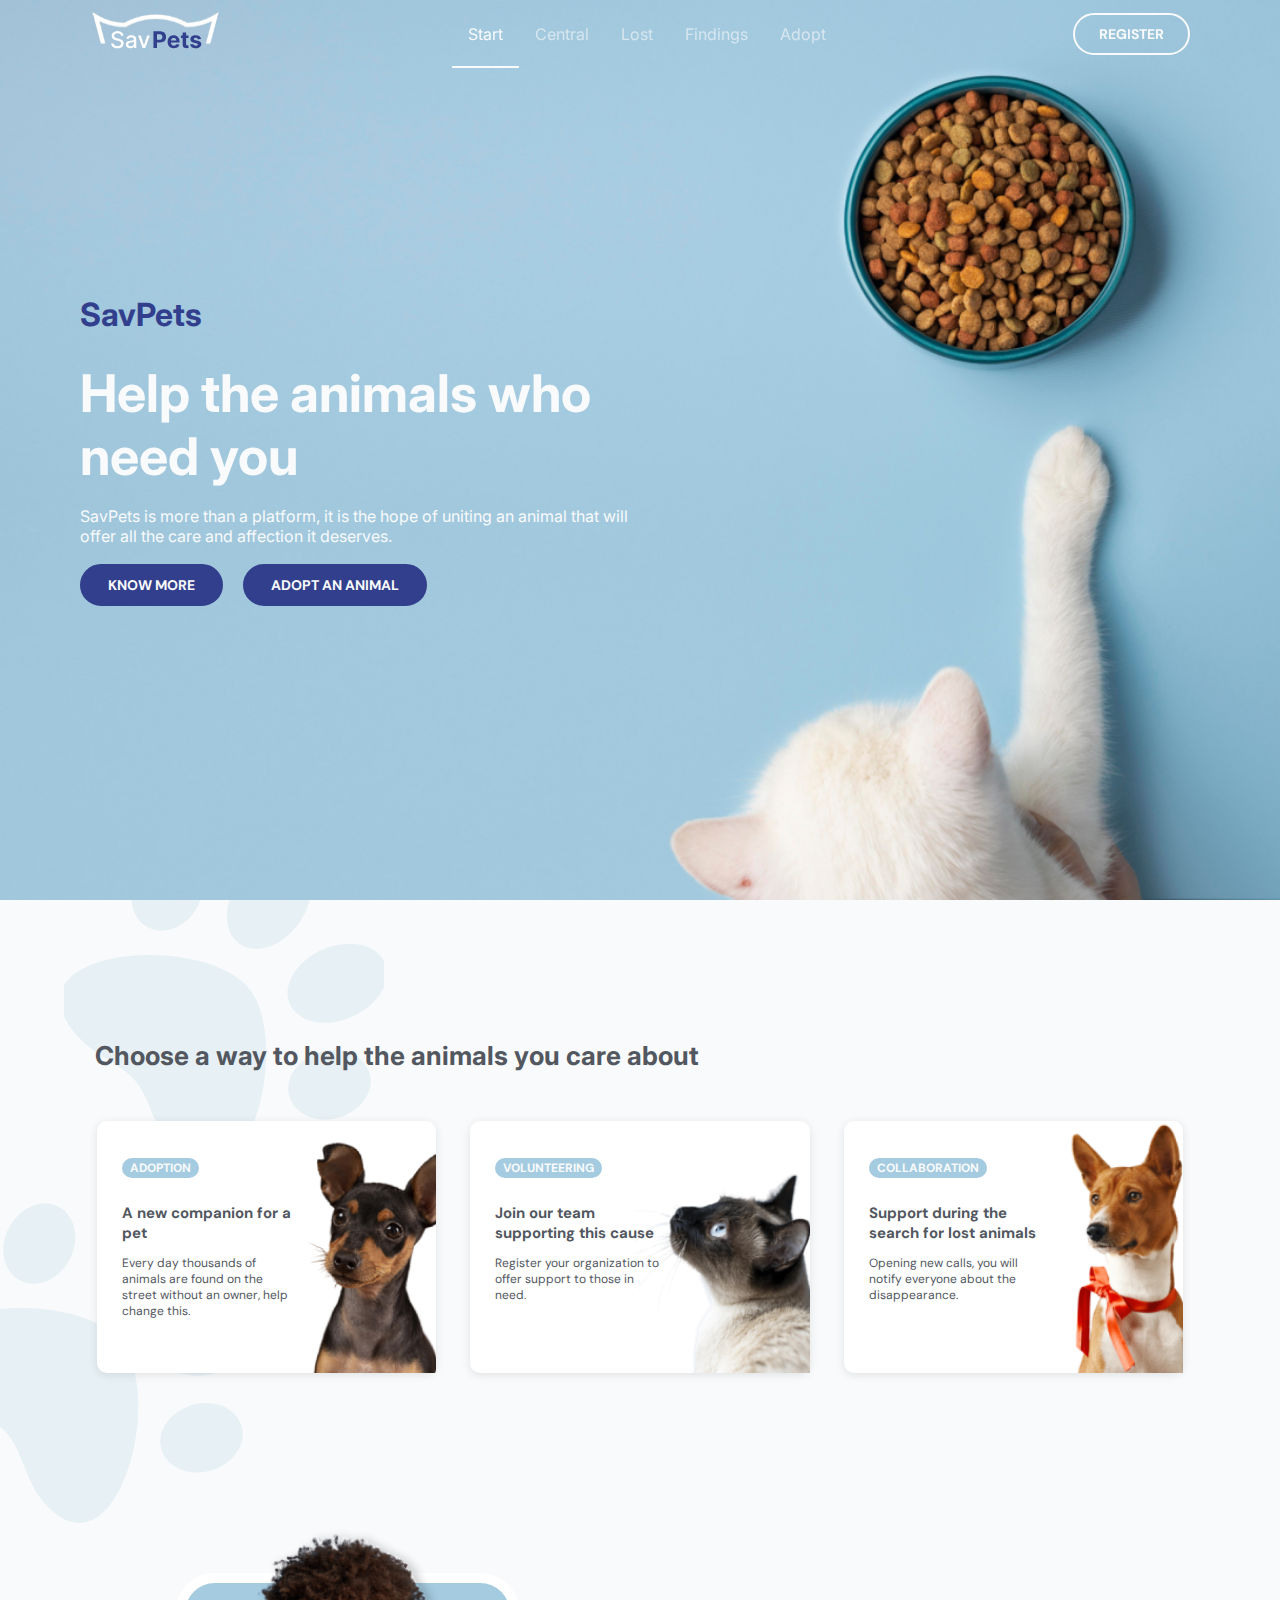
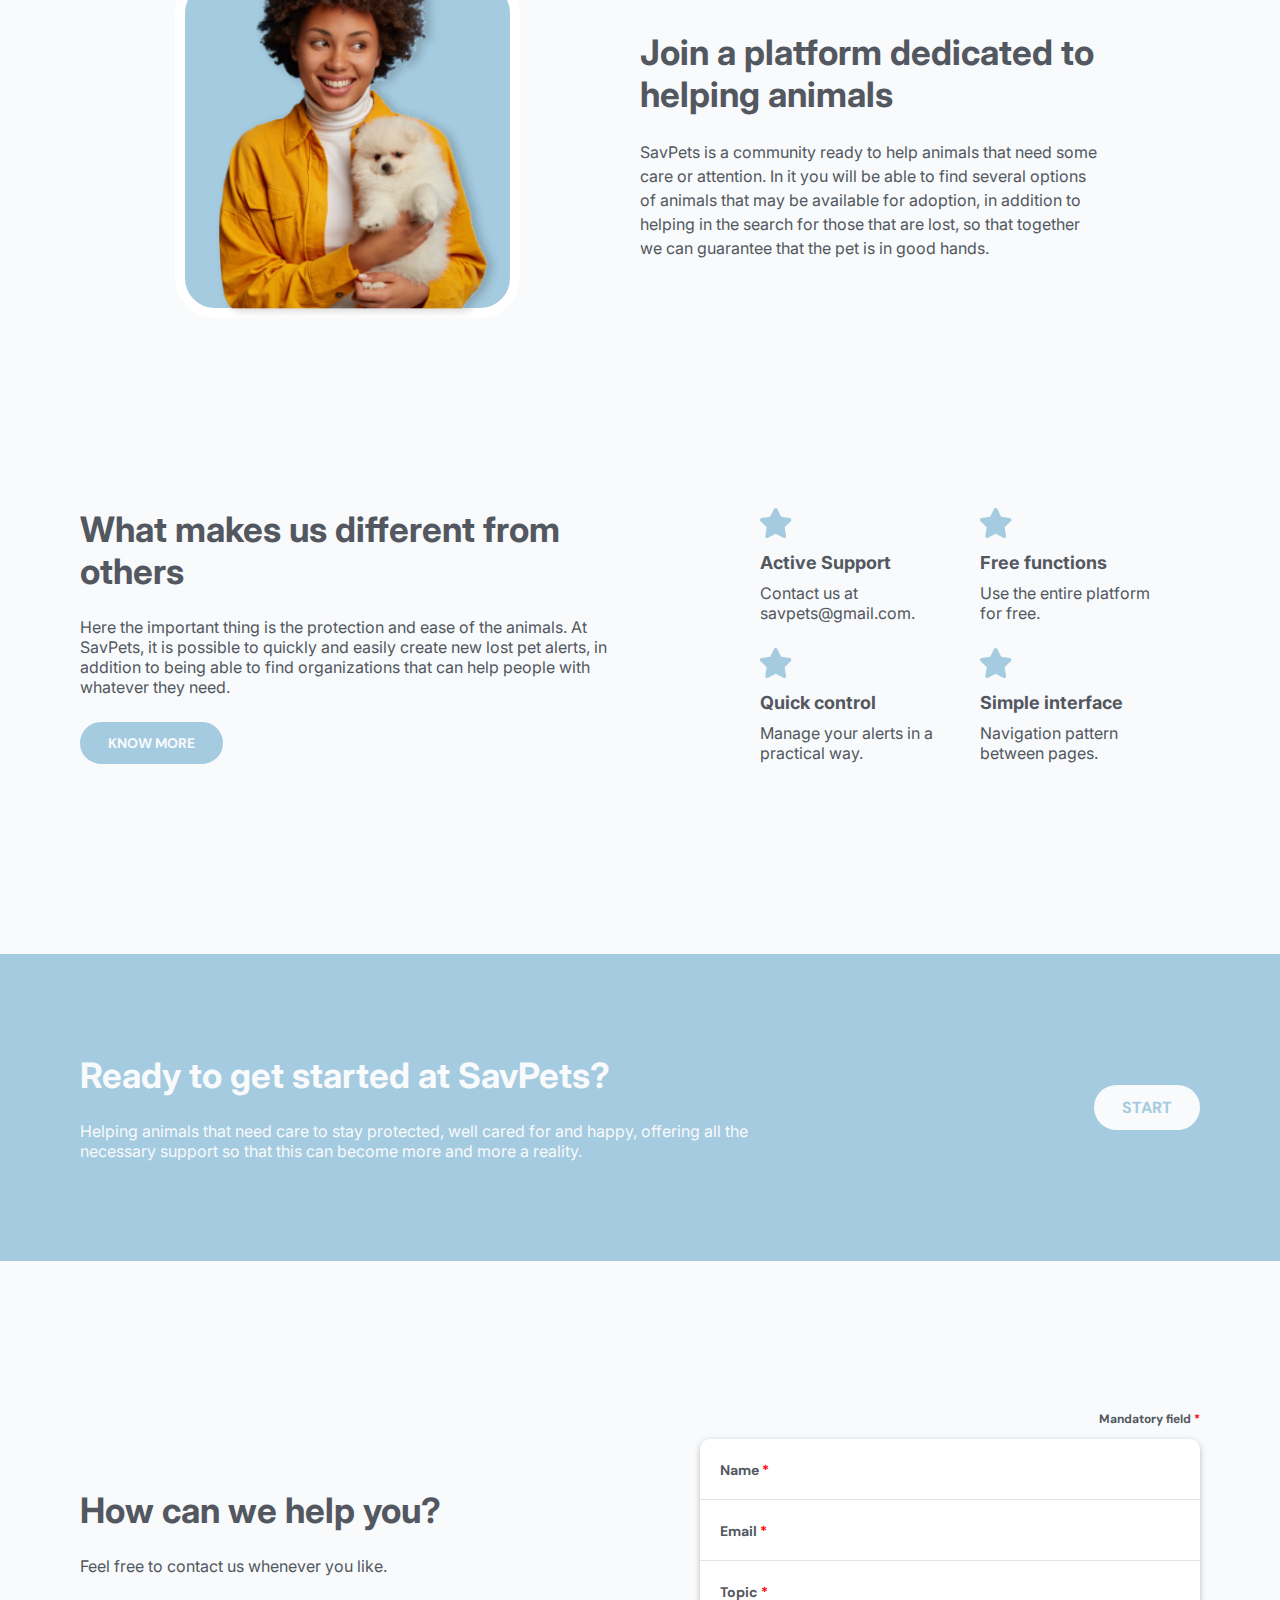
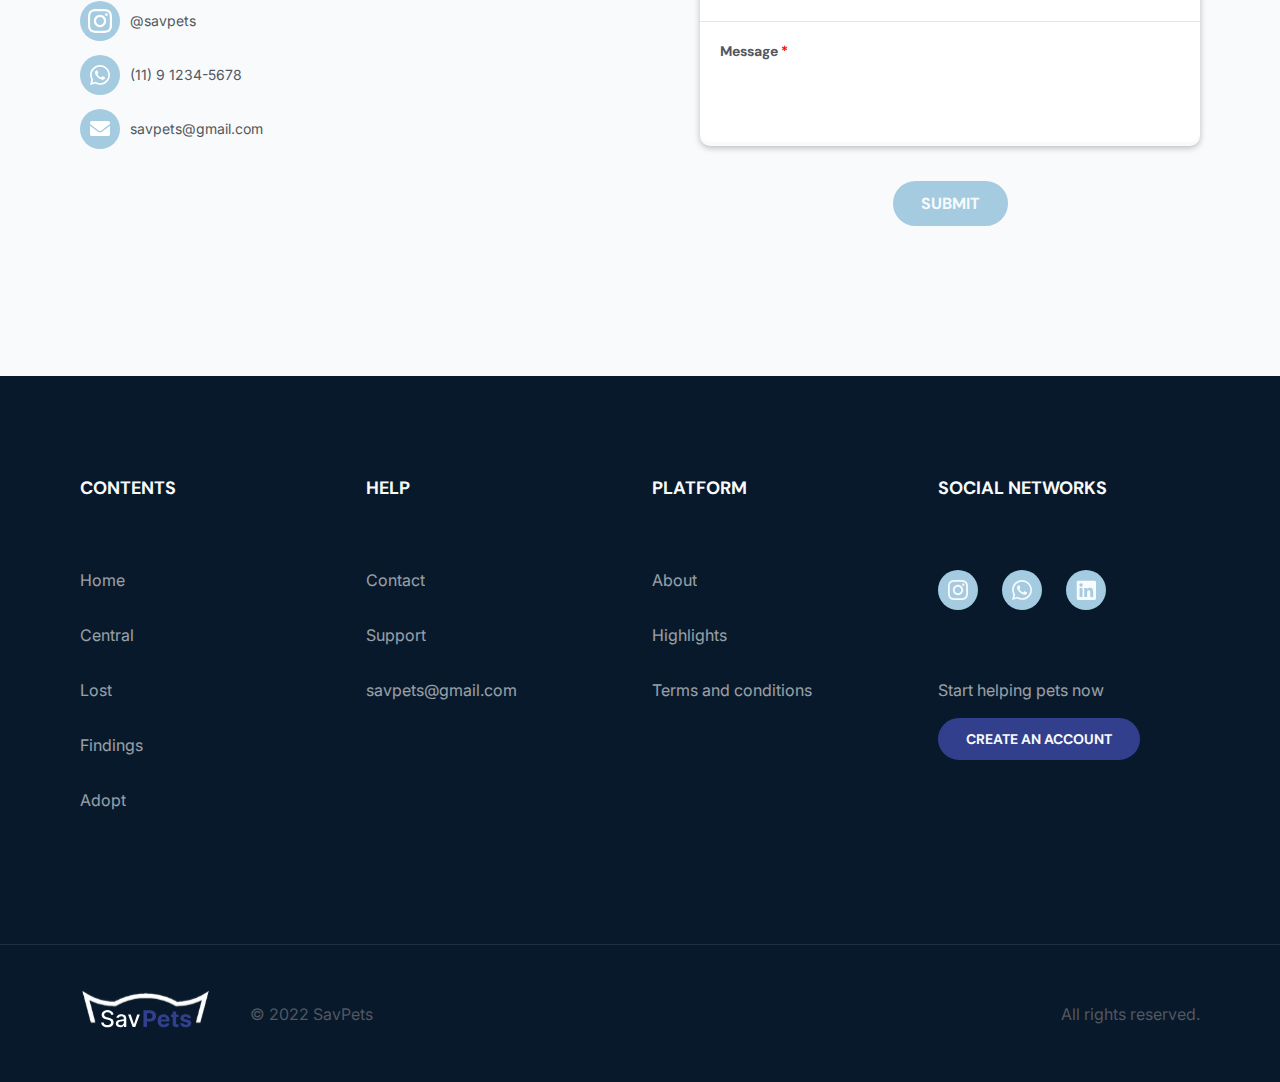
<file: index.html>
<!DOCTYPE html>
<html lang="en">
<head>
	<meta charset="UTF-8">
	<meta name="viewport" content="width=device-width, initial-scale=1.0">
	<link rel="stylesheet" href="css/style.css">
	<link rel="short icon" href="img/logo/logo.svg">
	<title>SavPets | Home</title>
</head>
<body>
	<header class="index-header">
<div class="container _container-header">
	<div class="nav-header">
		<a href="index.html" class="nav-header__logo-wrapper">
			<svg width="130" height="43" viewBox="0 0 130 43" fill="none" xmlns="http://www.w3.org/2000/svg" xmlns:xlink="http://www.w3.org/1999/xlink">
<rect width="130" height="33.4559" fill="url(#pattern0)"/>
<path d="M63.4538 37V20.2727H70.0533C71.322 20.2727 72.4028 20.515 73.2958 20.9996C74.1888 21.4788 74.8694 22.1458 75.3377 23.0007C75.8114 23.8501 76.0483 24.8303 76.0483 25.9411C76.0483 27.0518 75.8087 28.032 75.3295 28.8814C74.8504 29.7308 74.1561 30.3924 73.2468 30.8661C72.3429 31.3398 71.2485 31.5767 69.9634 31.5767H65.7571V28.7425H69.3917C70.0723 28.7425 70.6332 28.6255 71.0742 28.3913C71.5207 28.1518 71.8529 27.8223 72.0707 27.4031C72.2939 26.9783 72.4055 26.491 72.4055 25.9411C72.4055 25.3857 72.2939 24.901 72.0707 24.4872C71.8529 24.0679 71.5207 23.744 71.0742 23.5153C70.6277 23.2811 70.0614 23.1641 69.3754 23.1641H66.9904V37H63.4538ZM83.7953 37.245C82.5048 37.245 81.394 36.9837 80.4629 36.4609C79.5372 35.9328 78.8239 35.1868 78.323 34.223C77.822 33.2538 77.5716 32.1076 77.5716 30.7844C77.5716 29.494 77.822 28.3614 78.323 27.3867C78.8239 26.4121 79.5291 25.6525 80.4384 25.108C81.3532 24.5634 82.4258 24.2912 83.6564 24.2912C84.4841 24.2912 85.2546 24.4246 85.9679 24.6914C86.6866 24.9528 87.3128 25.3475 87.8464 25.8757C88.3855 26.4039 88.8047 27.0682 89.1042 27.8686C89.4037 28.6636 89.5534 29.5947 89.5534 30.6619V31.6175H78.96V29.4613H86.2782C86.2782 28.9603 86.1693 28.5166 85.9515 28.13C85.7337 27.7434 85.4315 27.4412 85.0449 27.2234C84.6638 27.0001 84.22 26.8885 83.7136 26.8885C83.1854 26.8885 82.7172 27.011 82.3088 27.256C81.9058 27.4956 81.59 27.8196 81.3613 28.228C81.1326 28.6309 81.0156 29.0801 81.0101 29.5756V31.6257C81.0101 32.2464 81.1245 32.7828 81.3532 33.2347C81.5873 33.6867 81.9167 34.0352 82.3414 34.2802C82.7662 34.5252 83.2698 34.6477 83.8525 34.6477C84.2391 34.6477 84.593 34.5933 84.9142 34.4844C85.2355 34.3755 85.5105 34.2121 85.7392 33.9943C85.9679 33.7765 86.1421 33.5097 86.2619 33.1939L89.4799 33.4062C89.3166 34.1795 88.9817 34.8546 88.4753 35.4318C87.9744 36.0036 87.3264 36.45 86.5314 36.7713C85.7419 37.0871 84.8298 37.245 83.7953 37.245ZM98.497 24.4545V27.0682H90.9419V24.4545H98.497ZM92.6571 21.4489H96.1365V33.1449C96.1365 33.4661 96.1855 33.7166 96.2836 33.8963C96.3816 34.0705 96.5177 34.1931 96.6919 34.2638C96.8716 34.3346 97.0785 34.37 97.3127 34.37C97.476 34.37 97.6394 34.3564 97.8027 34.3292C97.9661 34.2965 98.0913 34.272 98.1784 34.2557L98.7257 36.8448C98.5514 36.8993 98.3064 36.9619 97.9906 37.0327C97.6748 37.1089 97.2909 37.1552 96.839 37.1715C96.0004 37.2042 95.2653 37.0926 94.6337 36.8366C94.0075 36.5807 93.5202 36.1832 93.1717 35.6442C92.8232 35.1051 92.6517 34.4245 92.6571 33.6023V21.4489ZM111.044 28.032L107.859 28.228C107.805 27.9557 107.688 27.7107 107.508 27.4929C107.328 27.2696 107.091 27.0927 106.797 26.962C106.509 26.8259 106.163 26.7578 105.76 26.7578C105.221 26.7578 104.766 26.8722 104.396 27.1009C104.026 27.3241 103.841 27.6236 103.841 27.9993C103.841 28.2988 103.96 28.552 104.2 28.7589C104.44 28.9658 104.851 29.1319 105.433 29.2571L107.704 29.7145C108.924 29.965 109.833 30.3679 110.432 30.9233C111.031 31.4787 111.33 32.2083 111.33 33.1122C111.33 33.9344 111.088 34.6559 110.603 35.2766C110.124 35.8974 109.465 36.382 108.627 36.7305C107.794 37.0735 106.833 37.245 105.744 37.245C104.083 37.245 102.76 36.8993 101.774 36.2077C100.794 35.5108 100.22 34.5633 100.051 33.3654L103.473 33.1857C103.577 33.6921 103.827 34.0787 104.225 34.3455C104.622 34.6069 105.131 34.7376 105.752 34.7376C106.362 34.7376 106.852 34.6205 107.222 34.3864C107.598 34.1468 107.788 33.8391 107.794 33.4634C107.788 33.1476 107.655 32.889 107.394 32.6875C107.132 32.4806 106.729 32.3227 106.185 32.2138L104.012 31.7809C102.787 31.5359 101.875 31.1112 101.276 30.5067C100.682 29.9023 100.386 29.1319 100.386 28.1953C100.386 27.3894 100.604 26.6952 101.039 26.1126C101.48 25.5299 102.098 25.0807 102.893 24.7649C103.694 24.4491 104.63 24.2912 105.703 24.2912C107.287 24.2912 108.534 24.6261 109.444 25.2958C110.358 25.9656 110.892 26.8776 111.044 28.032Z" fill="#323F8D"/>
<path d="M30.9609 24.6669C30.8738 23.8937 30.5144 23.2947 29.8828 22.87C29.2512 22.4399 28.4562 22.2248 27.4979 22.2248C26.8118 22.2248 26.2183 22.3337 25.7173 22.5515C25.2164 22.7638 24.8271 23.0579 24.5494 23.4336C24.2771 23.8039 24.141 24.2259 24.141 24.6996C24.141 25.0971 24.2335 25.4401 24.4187 25.7287C24.6093 26.0173 24.857 26.2596 25.1619 26.4556C25.4723 26.6462 25.8045 26.8068 26.1584 26.9375C26.5123 27.0627 26.8526 27.1662 27.1793 27.2479L28.8129 27.6726C29.3465 27.8033 29.8937 27.9802 30.4545 28.2035C31.0154 28.4267 31.5354 28.7208 32.0146 29.0856C32.4937 29.4504 32.8803 29.9023 33.1744 30.4414C33.4738 30.9805 33.6236 31.6257 33.6236 32.3771C33.6236 33.3246 33.3786 34.1658 32.8885 34.9009C32.4039 35.636 31.6987 36.2159 30.7731 36.6406C29.8529 37.0653 28.7393 37.2777 27.4325 37.2777C26.1802 37.2777 25.0966 37.079 24.1818 36.6815C23.267 36.284 22.551 35.7204 22.0337 34.9908C21.5165 34.2557 21.2306 33.3845 21.1761 32.3771H23.7081C23.7571 32.9815 23.9531 33.4852 24.2962 33.8881C24.6446 34.2856 25.0884 34.5824 25.6275 34.7784C26.172 34.969 26.7682 35.0643 27.4162 35.0643C28.1295 35.0643 28.7638 34.9527 29.3192 34.7294C29.8801 34.5007 30.3211 34.1849 30.6424 33.782C30.9637 33.3736 31.1243 32.8971 31.1243 32.3526C31.1243 31.8571 30.9827 31.4515 30.6996 31.1357C30.4219 30.8198 30.0434 30.5585 29.5643 30.3516C29.0906 30.1446 28.5542 29.9622 27.9553 29.8043L25.9787 29.2653C24.6392 28.9004 23.5774 28.3641 22.7933 27.6562C22.0147 26.9484 21.6254 26.0118 21.6254 24.8466C21.6254 23.8828 21.8867 23.0415 22.4094 22.3228C22.9322 21.604 23.64 21.0459 24.533 20.6484C25.426 20.2455 26.4334 20.044 27.555 20.044C28.6876 20.044 29.6868 20.2428 30.5526 20.6403C31.4238 21.0378 32.1098 21.585 32.6108 22.282C33.1117 22.9735 33.3731 23.7685 33.3949 24.6669H30.9609ZM40.0944 37.2777C39.2994 37.2777 38.5806 37.1307 37.9381 36.8366C37.2956 36.5372 36.7865 36.1043 36.4108 35.538C36.0405 34.9717 35.8554 34.2775 35.8554 33.4553C35.8554 32.7474 35.9915 32.1648 36.2638 31.7074C36.536 31.25 36.9036 30.8879 37.3664 30.6211C37.8292 30.3543 38.3465 30.1528 38.9182 30.0167C39.49 29.8806 40.0726 29.7771 40.6661 29.7063C41.4175 29.6192 42.0274 29.5484 42.4957 29.494C42.9639 29.4341 43.3042 29.3388 43.5166 29.2081C43.729 29.0774 43.8351 28.8651 43.8351 28.571V28.5138C43.8351 27.8005 43.6337 27.2479 43.2307 26.8558C42.8332 26.4638 42.2397 26.2678 41.4502 26.2678C40.628 26.2678 39.98 26.4502 39.5063 26.815C39.038 27.1744 38.714 27.5746 38.5344 28.0156L36.2393 27.4929C36.5115 26.7306 36.909 26.1153 37.4317 25.647C37.9599 25.1733 38.567 24.8303 39.2531 24.6179C39.9392 24.4001 40.6607 24.2912 41.4175 24.2912C41.9185 24.2912 42.4494 24.3511 43.0102 24.4709C43.5765 24.5852 44.1047 24.7976 44.5947 25.108C45.0902 25.4183 45.4959 25.8621 45.8117 26.4393C46.1275 27.011 46.2854 27.7543 46.2854 28.669V37H43.9005V35.2848H43.8025C43.6446 35.6006 43.4077 35.911 43.0919 36.2159C42.7761 36.5208 42.3704 36.774 41.8749 36.9755C41.3794 37.177 40.7859 37.2777 40.0944 37.2777ZM40.6253 35.3175C41.3005 35.3175 41.8776 35.1841 42.3568 34.9173C42.8414 34.6504 43.209 34.302 43.4594 33.8718C43.7153 33.4362 43.8433 32.9706 43.8433 32.4751V30.858C43.7562 30.9451 43.5874 31.0268 43.3369 31.103C43.0919 31.1738 42.8115 31.2364 42.4957 31.2908C42.1798 31.3398 41.8722 31.3861 41.5727 31.4297C41.2732 31.4678 41.0228 31.5005 40.8213 31.5277C40.3476 31.5876 39.9147 31.6883 39.5226 31.8299C39.136 31.9715 38.8257 32.1757 38.5915 32.4425C38.3628 32.7038 38.2485 33.0523 38.2485 33.4879C38.2485 34.0923 38.4717 34.5497 38.9182 34.8601C39.3647 35.165 39.9337 35.3175 40.6253 35.3175ZM59.8212 24.4545L55.2718 37H52.6582L48.1007 24.4545H50.7225L53.8997 34.1087H54.0304L57.1994 24.4545H59.8212Z" fill="white"/>
<defs>
<pattern id="pattern0" patternContentUnits="objectBoundingBox" width="1" height="1">
<use xlink:href="#image0_24_4" transform="scale(0.00245098 0.00952381)"/>
</pattern>
<image id="image0_24_4" width="408" height="105" xlink:href="[data-uri]"/>
</defs>
</svg>
		</a>
		<ul id="nav-menu" class="nav-header__list">
			<li class="nav-header__item"><a href="index.html" class="nav-header__link">Start</a></li>
			<li class="nav-header__item"><a href="center.html" class="nav-header__link">Central</a></li>
			<li class="nav-header__item"><a href="lost.html" class="nav-header__link">Lost</a></li>
			<li class="nav-header__item"><a href="#" class="nav-header__link">Findings</a></li>
			<li class="nav-header__item"><a href="#" class="nav-header__link">Adopt</a></li>
			<a href="reg-main.html" class="nav-header__btn _btn">Register</a>
		</ul>
		<a href="reg-main.html" class="nav-header__btn _btn">Register</a>
		<button class="burger-btn"><span></span></button>
	</div>
</div>		<div class="container">
			<div class="index-header__wrapper">
				<div class="index-header__subtitle">SavPets</div>
				<div class="index-header__title">Help the animals
who need you</div>
				<div class="index-header__desc">SavPets is more than a platform, it is the hope of uniting an animal that will offer all the care and affection it deserves.</div>
				<div class="index-header__buttons">
					<a href="#" class="index-header__btn _btn">Know more</a>
					<a href="#" class="index-header__btn _btn">adopt an animal</a>
				</div>
			</div>
		</div>
	</header>
	<main>
		<section class="choose">
			<div class="container">
				<div class="choose__wrapper">
					<div class="choose__title">Choose a way to help the animals you care about</div> 
					<div class="choose__grid grid-choose">
						<div class="grid-choose__item item-choose">
							<div class="item-choose__content">
								<div class="item-choose__type">Adoption</div>
							<div class="item-choose__title">A new companion for a pet</div>
							<div class="item-choose__desc">Every day thousands of animals are found on the street without an owner, help change this.</div>
							</div>
							<div class="item-choose__img-wrapper">
								<img src="img/index/choose/choose1.png" alt="" class="item-choose__img">
							</div>
						</div>
						<div class="grid-choose__item item-choose">
							<div class="item-choose__content">
								<div class="item-choose__type">Volunteering</div>
							<div class="item-choose__title">Join our team supporting this cause</div>
							<div class="item-choose__desc">Register your organization to offer support to those in need.</div>
							</div>
							<div class="item-choose__img-wrapper">
								<img src="img/index/choose/choose2.png" alt="" class="item-choose__img">
							</div>
						</div>
						<div class="grid-choose__item item-choose">
							<div class="item-choose__content">
								<div class="item-choose__type">Collaboration</div>
							<div class="item-choose__title">Support during the search for lost animals</div>
							<div class="item-choose__desc">Opening new calls, you will notify everyone about the disappearance.</div>
							</div>
							<div class="item-choose__img-wrapper">
								<img src="img/index/choose/choose3.png" alt="" class="item-choose__img">
							</div>
						</div>
					</div>
				</div>
			</div>
			<div class="decor">
				<img src="img/decor/paw.svg" alt="">
				<img src="img/decor/paw.svg" alt="">
			</div>
		</section>
		<section class="join">
			<div class="container">
				<div class="join__wrapper">
					<div class="join__img-wrapper">
						<img src="img/index/join/join.png" alt="" class="join__img">
					</div>
					<div class="join__content">
						<div class="join__title _title">Join a platform dedicated to helping animals</div>
						<div class="join__desc">SavPets is a community ready to help animals that need some care or attention. In it you will be able to find several options of animals that may be available for adoption, in addition to helping in the search for those that are lost, so that together we can guarantee that the pet is in good hands.</div>
					</div>
				</div>
			</div>
		</section>
		<section class="diff">
			<div class="container">
				<div class="diff__wrapper">
					<div class="diff__left">
						<div class="diff__title _title">What makes us different from others</div>
						<div class="diff__desc">Here the important thing is the protection and ease of the animals. At SavPets, it is possible to quickly and easily create new lost pet alerts, in addition to being able to find organizations that can help people with whatever they need.</div>
						<a href="#" class="diff__btn _btn">Know more</a>
					</div>
					<div class="diff__right">
						<div class="diff__grid grid-diff">
							<div class="grid-diff__item item-diff">
								<div class="item-diff__img"><svg width="32" height="30" viewBox="0 0 32 30" fill="none" xmlns="http://www.w3.org/2000/svg">
                                    <path d="M13.9905 1.04358L10.1648 8.80044L1.6053 10.0483C0.0703317 10.271 -0.544827 12.1633 0.568317 13.2472L6.76091 19.2816L5.29625 27.8059C5.03261 29.3467 6.65546 30.5009 8.01466 29.7803L15.6719 25.7554L23.3292 29.7803C24.6884 30.495 26.3112 29.3467 26.0476 27.8059L24.5829 19.2816L30.7755 13.2472C31.8887 12.1633 31.2735 10.271 29.7385 10.0483L21.1791 8.80044L17.3534 1.04358C16.6679 -0.339059 14.6818 -0.356635 13.9905 1.04358Z" fill="var(--clr-accent-2)"/>
                                    </svg>
                                </div>
                                <div class="item-diff__title">Active Support</div>
                                <div class="item-diff__desc">Contact us at savpets@gmail.com.</div>
							</div>
							<div class="grid-diff__item item-diff">
								<div class="item-diff__img"><svg width="32" height="30" viewBox="0 0 32 30" fill="none" xmlns="http://www.w3.org/2000/svg">
                                    <path d="M13.9905 1.04358L10.1648 8.80044L1.6053 10.0483C0.0703317 10.271 -0.544827 12.1633 0.568317 13.2472L6.76091 19.2816L5.29625 27.8059C5.03261 29.3467 6.65546 30.5009 8.01466 29.7803L15.6719 25.7554L23.3292 29.7803C24.6884 30.495 26.3112 29.3467 26.0476 27.8059L24.5829 19.2816L30.7755 13.2472C31.8887 12.1633 31.2735 10.271 29.7385 10.0483L21.1791 8.80044L17.3534 1.04358C16.6679 -0.339059 14.6818 -0.356635 13.9905 1.04358Z" fill="var(--clr-accent-2)"/>
                                    </svg>
                                </div>
                                <div class="item-diff__title">Free functions</div>
                                <div class="item-diff__desc">Use the entire platform for free.</div>
							</div>
							<div class="grid-diff__item item-diff">
								<div class="item-diff__img"><svg width="32" height="30" viewBox="0 0 32 30" fill="none" xmlns="http://www.w3.org/2000/svg">
                                    <path d="M13.9905 1.04358L10.1648 8.80044L1.6053 10.0483C0.0703317 10.271 -0.544827 12.1633 0.568317 13.2472L6.76091 19.2816L5.29625 27.8059C5.03261 29.3467 6.65546 30.5009 8.01466 29.7803L15.6719 25.7554L23.3292 29.7803C24.6884 30.495 26.3112 29.3467 26.0476 27.8059L24.5829 19.2816L30.7755 13.2472C31.8887 12.1633 31.2735 10.271 29.7385 10.0483L21.1791 8.80044L17.3534 1.04358C16.6679 -0.339059 14.6818 -0.356635 13.9905 1.04358Z" fill="var(--clr-accent-2)"/>
                                    </svg>
                                </div>
                                <div class="item-diff__title">Quick control</div>
                                <div class="item-diff__desc">Manage your alerts in a practical way.</div>
							</div>
							<div class="grid-diff__item item-diff">
								<div class="item-diff__img"><svg width="32" height="30" viewBox="0 0 32 30" fill="none" xmlns="http://www.w3.org/2000/svg">
                                    <path d="M13.9905 1.04358L10.1648 8.80044L1.6053 10.0483C0.0703317 10.271 -0.544827 12.1633 0.568317 13.2472L6.76091 19.2816L5.29625 27.8059C5.03261 29.3467 6.65546 30.5009 8.01466 29.7803L15.6719 25.7554L23.3292 29.7803C24.6884 30.495 26.3112 29.3467 26.0476 27.8059L24.5829 19.2816L30.7755 13.2472C31.8887 12.1633 31.2735 10.271 29.7385 10.0483L21.1791 8.80044L17.3534 1.04358C16.6679 -0.339059 14.6818 -0.356635 13.9905 1.04358Z" fill="var(--clr-accent-2)"/>
                                    </svg>
                                </div>
                                <div class="item-diff__title">Simple interface</div>
                                <div class="item-diff__desc">Navigation pattern between pages.</div>
							</div>
						</div>
					</div>
				</div>
			</div>
		</section>
		<section class="start">
			<div class="container">
				<div class="start__wrapper">
					<div class="start__content">
						<div class="start__title _title">Ready to get started at SavPets?</div>
						<div class="start__desc">Helping animals that need care to stay protected, well cared for and happy, offering all the necessary support so that this can become more and more a reality.</div>
					</div>
					<a href="#" class="start__btn _btn">Start</a>
				</div>
			</div>
		</section>
		<section class="question">
			<div class="container">
				<div class="question__wrapper">
					<div class="question__left">
						<div class="question__title _title">How can we help you?</div>
						<div class="question__desc">Feel free to contact us whenever you like.</div>
						<div class="question__com">
							<div class="question___com-item"><span>
								<svg width="24" height="24" viewBox="0 0 24 24" fill="none" xmlns="http://www.w3.org/2000/svg">
<path d="M12 0C8.74 0 8.333 0.015 7.053 0.072C5.775 0.132 4.905 0.333 4.14 0.63C3.351 0.936 2.681 1.347 2.014 2.014C1.347 2.681 0.935 3.35 0.63 4.14C0.333 4.905 0.131 5.775 0.072 7.053C0.012 8.333 0 8.74 0 12C0 15.26 0.015 15.667 0.072 16.947C0.132 18.224 0.333 19.095 0.63 19.86C0.936 20.648 1.347 21.319 2.014 21.986C2.681 22.652 3.35 23.065 4.14 23.37C4.906 23.666 5.776 23.869 7.053 23.928C8.333 23.988 8.74 24 12 24C15.26 24 15.667 23.985 16.947 23.928C18.224 23.868 19.095 23.666 19.86 23.37C20.648 23.064 21.319 22.652 21.986 21.986C22.652 21.319 23.065 20.651 23.37 19.86C23.666 19.095 23.869 18.224 23.928 16.947C23.988 15.667 24 15.26 24 12C24 8.74 23.985 8.333 23.928 7.053C23.868 5.776 23.666 4.904 23.37 4.14C23.064 3.351 22.652 2.681 21.986 2.014C21.319 1.347 20.651 0.935 19.86 0.63C19.095 0.333 18.224 0.131 16.947 0.072C15.667 0.012 15.26 0 12 0ZM12 2.16C15.203 2.16 15.585 2.176 16.85 2.231C18.02 2.286 18.655 2.48 19.077 2.646C19.639 2.863 20.037 3.123 20.459 3.542C20.878 3.962 21.138 4.361 21.355 4.923C21.519 5.345 21.715 5.98 21.768 7.15C21.825 8.416 21.838 8.796 21.838 12C21.838 15.204 21.823 15.585 21.764 16.85C21.703 18.02 21.508 18.655 21.343 19.077C21.119 19.639 20.864 20.037 20.444 20.459C20.025 20.878 19.62 21.138 19.064 21.355C18.644 21.519 17.999 21.715 16.829 21.768C15.555 21.825 15.18 21.838 11.97 21.838C8.759 21.838 8.384 21.823 7.111 21.764C5.94 21.703 5.295 21.508 4.875 21.343C4.306 21.119 3.915 20.864 3.496 20.444C3.075 20.025 2.806 19.62 2.596 19.064C2.431 18.644 2.237 17.999 2.176 16.829C2.131 15.569 2.115 15.18 2.115 11.985C2.115 8.789 2.131 8.399 2.176 7.124C2.237 5.954 2.431 5.31 2.596 4.89C2.806 4.32 3.075 3.93 3.496 3.509C3.915 3.09 4.306 2.82 4.875 2.611C5.295 2.445 5.926 2.25 7.096 2.19C8.371 2.145 8.746 2.13 11.955 2.13L12 2.16ZM12 5.838C8.595 5.838 5.838 8.598 5.838 12C5.838 15.405 8.598 18.162 12 18.162C15.405 18.162 18.162 15.402 18.162 12C18.162 8.595 15.402 5.838 12 5.838ZM12 16C9.79 16 8 14.21 8 12C8 9.79 9.79 8 12 8C14.21 8 16 9.79 16 12C16 14.21 14.21 16 12 16ZM19.846 5.595C19.846 6.39 19.2 7.035 18.406 7.035C17.611 7.035 16.966 6.389 16.966 5.595C16.966 4.801 17.612 4.156 18.406 4.156C19.199 4.155 19.846 4.801 19.846 5.595Z" fill="white"/>
</svg>
							</span>@savpets</div>
							<div class="question___com-item"><span>
								<svg width="20" height="20" viewBox="0 0 20 20" fill="none" xmlns="http://www.w3.org/2000/svg">
<path d="M17.0045 2.90625C15.1339 1.03125 12.6429 0 9.99554 0C4.53125 0 0.0848214 4.44643 0.0848214 9.91071C0.0848214 11.6562 0.540179 13.3616 1.40625 14.8661L0 20L5.25446 18.6205C6.70089 19.4107 8.33036 19.8259 9.99107 19.8259H9.99554C15.4554 19.8259 20 15.3795 20 9.91518C20 7.26786 18.875 4.78125 17.0045 2.90625ZM9.99554 18.1563C8.51339 18.1563 7.0625 17.7589 5.79911 17.0089L5.5 16.8304L2.38393 17.6473L3.21429 14.6071L3.01786 14.2946C2.19196 12.9821 1.75893 11.4688 1.75893 9.91071C1.75893 5.37054 5.45536 1.67411 10 1.67411C12.2009 1.67411 14.2679 2.53125 15.8214 4.08929C17.375 5.64732 18.3304 7.71429 18.3259 9.91518C18.3259 14.4598 14.5357 18.1563 9.99554 18.1563ZM14.5134 11.9866C14.2679 11.8616 13.0491 11.2634 12.8214 11.183C12.5938 11.0982 12.4286 11.058 12.2634 11.308C12.0982 11.558 11.625 12.1116 11.4777 12.2813C11.3348 12.4464 11.1875 12.4688 10.942 12.3438C9.48661 11.6161 8.53125 11.0446 7.57143 9.39732C7.31696 8.95982 7.82589 8.99107 8.29911 8.04464C8.37946 7.87946 8.33929 7.73661 8.27679 7.61161C8.21429 7.48661 7.71875 6.26786 7.51339 5.77232C7.3125 5.29018 7.10714 5.35714 6.95536 5.34821C6.8125 5.33929 6.64732 5.33929 6.48214 5.33929C6.31696 5.33929 6.04911 5.40179 5.82143 5.64732C5.59375 5.89732 4.95536 6.49554 4.95536 7.71429C4.95536 8.93304 5.84375 10.1116 5.96429 10.2768C6.08929 10.442 7.70982 12.942 10.1964 14.0179C11.7679 14.6964 12.3839 14.7545 13.1696 14.6384C13.6473 14.567 14.6339 14.0402 14.8393 13.4598C15.0446 12.8795 15.0446 12.3839 14.9821 12.2813C14.9241 12.1696 14.7589 12.1071 14.5134 11.9866Z" fill="white"/>
</svg>
							</span>(11) 9 1234-5678</div>
							<div class="question___com-item"><span>
								<svg width="20" height="15" viewBox="0 0 20 15" fill="none" xmlns="http://www.w3.org/2000/svg">
<path d="M19.6211 4.95312C19.7734 4.83203 20 4.94531 20 5.13672V13.125C20 14.1602 19.1602 15 18.125 15H1.875C0.839844 15 0 14.1602 0 13.125V5.14062C0 4.94531 0.222656 4.83594 0.378906 4.95703C1.25391 5.63672 2.41406 6.5 6.39844 9.39453C7.22266 9.99609 8.61328 11.2617 10 11.2539C11.3945 11.2656 12.8125 9.97266 13.6055 9.39453C17.5898 6.5 18.7461 5.63281 19.6211 4.95312ZM10 10C10.9062 10.0156 12.2109 8.85938 12.8672 8.38281C18.0508 4.62109 18.4453 4.29297 19.6406 3.35547C19.8672 3.17969 20 2.90625 20 2.61719V1.875C20 0.839844 19.1602 0 18.125 0H1.875C0.839844 0 0 0.839844 0 1.875V2.61719C0 2.90625 0.132812 3.17578 0.359375 3.35547C1.55469 4.28906 1.94922 4.62109 7.13281 8.38281C7.78906 8.85938 9.09375 10.0156 10 10Z" fill="white"/>
</svg>
							</span>savpets@gmail.com</div>
						</div>
					</div>
					<div class="question__right">
						<form class="question__form form-question">
							<div class="form-question__clar">Mandatory field <span class="req">*</span></div>
							<div class="form-question__main">
								<div class="form-question__item">
									<input data-validate-field="name" id="name" name="name" type="text" class="form-question__input" >
									<label for="name" class="form-question__label">Name <span class="req">*</span></label>
								</div>
								<div class="form-question__item">
									<input id="email" name="email" type="text" class="form-question__input" data-validate-field="email">
									<label for="email" class="form-question__label">Email <span class="req">*</span></label>
								</div>
								<div class="form-question__item">
									<input id="topic" name="topic" type="text" class="form-question__input" data-validate-field="text2">
									<label for="topic" class="form-question__label">Topic <span class="req">*</span></label>
								</div>
								<div class="form-question__item">
									<textarea name="message" id="message" rows="4" class="form-question__textarea" data-validate-field="text"></textarea>
									<label for="name" class="form-question__label">Message <span class="req">*</span></label>
								</div>
							</div>
							<button type="submit" class="form-question__btn _btn">submit</button>
						</form>
					</div>
				</div>
			</div>
		</section>
	</main>
	<footer>
<div class="container">
	<div class="footer__wrapper">
		<div class="footer__grid grid-footer">
			<div class="grid-footer__item item-footer">
				<div class="item-footer__title">CONTENTS</div>
				<ul class="item-footer__list">
					<li class="item-footer__item"><a href="index.html" class="item-footer__link">Home</a></li>
					<li class="item-footer__item"><a href="center.html" class="item-footer__link">Central</a></li>
					<li class="item-footer__item"><a href="lost.html" class="item-footer__link">Lost</a></li>
					<li class="item-footer__item"><a href="#" class="item-footer__link">Findings</a></li>
					<li class="item-footer__item"><a href="#" class="item-footer__link">Adopt</a></li>
				</ul>
			</div>
			<div class="grid-footer__item item-footer">
				<div class="item-footer__title">HELP</div>
				<ul class="item-footer__list">
					<li class="item-footer__item"><a href="#" class="item-footer__link">Contact</a></li>
					<li class="item-footer__item"><a href="#" class="item-footer__link">Support</a></li>
					<li class="item-footer__item"><a href="mailto:savpets@gmail.com" class="item-footer__link">savpets@gmail.com</a></li>
				</ul>
			</div>
			<div class="grid-footer__item item-footer">
				<div class="item-footer__title">PLATFORM</div>
				<ul class="item-footer__list">
					<li class="item-footer__item"><a href="#" class="item-footer__link">About</a></li>
					<li class="item-footer__item"><a href="#" class="item-footer__link">Highlights</a></li>
					<li class="item-footer__item"><a href="#" class="item-footer__link">Terms and conditions</a></li>
				</ul>
			</div>
			<div class="grid-footer__item item-footer">
				<div class="item-footer__title">SOCIAL NETWORKS</div>
				<ul class="item-footer__social-media">
					<li class="item-footer__item"><a href="#" class="item-footer__link">
						<svg width="20" height="20" viewBox="0 0 24 24" fill="none" xmlns="http://www.w3.org/2000/svg">
<path d="M12 0C8.74 0 8.333 0.015 7.053 0.072C5.775 0.132 4.905 0.333 4.14 0.63C3.351 0.936 2.681 1.347 2.014 2.014C1.347 2.681 0.935 3.35 0.63 4.14C0.333 4.905 0.131 5.775 0.072 7.053C0.012 8.333 0 8.74 0 12C0 15.26 0.015 15.667 0.072 16.947C0.132 18.224 0.333 19.095 0.63 19.86C0.936 20.648 1.347 21.319 2.014 21.986C2.681 22.652 3.35 23.065 4.14 23.37C4.906 23.666 5.776 23.869 7.053 23.928C8.333 23.988 8.74 24 12 24C15.26 24 15.667 23.985 16.947 23.928C18.224 23.868 19.095 23.666 19.86 23.37C20.648 23.064 21.319 22.652 21.986 21.986C22.652 21.319 23.065 20.651 23.37 19.86C23.666 19.095 23.869 18.224 23.928 16.947C23.988 15.667 24 15.26 24 12C24 8.74 23.985 8.333 23.928 7.053C23.868 5.776 23.666 4.904 23.37 4.14C23.064 3.351 22.652 2.681 21.986 2.014C21.319 1.347 20.651 0.935 19.86 0.63C19.095 0.333 18.224 0.131 16.947 0.072C15.667 0.012 15.26 0 12 0ZM12 2.16C15.203 2.16 15.585 2.176 16.85 2.231C18.02 2.286 18.655 2.48 19.077 2.646C19.639 2.863 20.037 3.123 20.459 3.542C20.878 3.962 21.138 4.361 21.355 4.923C21.519 5.345 21.715 5.98 21.768 7.15C21.825 8.416 21.838 8.796 21.838 12C21.838 15.204 21.823 15.585 21.764 16.85C21.703 18.02 21.508 18.655 21.343 19.077C21.119 19.639 20.864 20.037 20.444 20.459C20.025 20.878 19.62 21.138 19.064 21.355C18.644 21.519 17.999 21.715 16.829 21.768C15.555 21.825 15.18 21.838 11.97 21.838C8.759 21.838 8.384 21.823 7.111 21.764C5.94 21.703 5.295 21.508 4.875 21.343C4.306 21.119 3.915 20.864 3.496 20.444C3.075 20.025 2.806 19.62 2.596 19.064C2.431 18.644 2.237 17.999 2.176 16.829C2.131 15.569 2.115 15.18 2.115 11.985C2.115 8.789 2.131 8.399 2.176 7.124C2.237 5.954 2.431 5.31 2.596 4.89C2.806 4.32 3.075 3.93 3.496 3.509C3.915 3.09 4.306 2.82 4.875 2.611C5.295 2.445 5.926 2.25 7.096 2.19C8.371 2.145 8.746 2.13 11.955 2.13L12 2.16ZM12 5.838C8.595 5.838 5.838 8.598 5.838 12C5.838 15.405 8.598 18.162 12 18.162C15.405 18.162 18.162 15.402 18.162 12C18.162 8.595 15.402 5.838 12 5.838ZM12 16C9.79 16 8 14.21 8 12C8 9.79 9.79 8 12 8C14.21 8 16 9.79 16 12C16 14.21 14.21 16 12 16ZM19.846 5.595C19.846 6.39 19.2 7.035 18.406 7.035C17.611 7.035 16.966 6.389 16.966 5.595C16.966 4.801 17.612 4.156 18.406 4.156C19.199 4.155 19.846 4.801 19.846 5.595Z" fill="white"/>
</svg>
					</a></li>
					<li class="item-footer__item"><a href="#" class="item-footer__link">
						<svg width="20" height="20" viewBox="0 0 20 20" fill="none" xmlns="http://www.w3.org/2000/svg">
<path d="M17.0045 2.90625C15.1339 1.03125 12.6429 0 9.99554 0C4.53125 0 0.0848214 4.44643 0.0848214 9.91071C0.0848214 11.6562 0.540179 13.3616 1.40625 14.8661L0 20L5.25446 18.6205C6.70089 19.4107 8.33036 19.8259 9.99107 19.8259H9.99554C15.4554 19.8259 20 15.3795 20 9.91518C20 7.26786 18.875 4.78125 17.0045 2.90625ZM9.99554 18.1563C8.51339 18.1563 7.0625 17.7589 5.79911 17.0089L5.5 16.8304L2.38393 17.6473L3.21429 14.6071L3.01786 14.2946C2.19196 12.9821 1.75893 11.4688 1.75893 9.91071C1.75893 5.37054 5.45536 1.67411 10 1.67411C12.2009 1.67411 14.2679 2.53125 15.8214 4.08929C17.375 5.64732 18.3304 7.71429 18.3259 9.91518C18.3259 14.4598 14.5357 18.1563 9.99554 18.1563ZM14.5134 11.9866C14.2679 11.8616 13.0491 11.2634 12.8214 11.183C12.5938 11.0982 12.4286 11.058 12.2634 11.308C12.0982 11.558 11.625 12.1116 11.4777 12.2813C11.3348 12.4464 11.1875 12.4688 10.942 12.3438C9.48661 11.6161 8.53125 11.0446 7.57143 9.39732C7.31696 8.95982 7.82589 8.99107 8.29911 8.04464C8.37946 7.87946 8.33929 7.73661 8.27679 7.61161C8.21429 7.48661 7.71875 6.26786 7.51339 5.77232C7.3125 5.29018 7.10714 5.35714 6.95536 5.34821C6.8125 5.33929 6.64732 5.33929 6.48214 5.33929C6.31696 5.33929 6.04911 5.40179 5.82143 5.64732C5.59375 5.89732 4.95536 6.49554 4.95536 7.71429C4.95536 8.93304 5.84375 10.1116 5.96429 10.2768C6.08929 10.442 7.70982 12.942 10.1964 14.0179C11.7679 14.6964 12.3839 14.7545 13.1696 14.6384C13.6473 14.567 14.6339 14.0402 14.8393 13.4598C15.0446 12.8795 15.0446 12.3839 14.9821 12.2813C14.9241 12.1696 14.7589 12.1071 14.5134 11.9866Z" fill="white"/>
</svg>
					</a></li>
					<li class="item-footer__item"><a href="#" class="item-footer__link">
						<svg width="20" height="20" viewBox="0 0 15 15" fill="none" xmlns="http://www.w3.org/2000/svg">
<path d="M13.9309 0.498535H1.62207C1.03244 0.498535 0.555664 0.96403 0.555664 1.53955V13.8991C0.555664 14.4747 1.03244 14.943 1.62207 14.943H13.9309C14.5205 14.943 15.0001 14.4747 15.0001 13.902V1.53955C15.0001 0.96403 14.5205 0.498535 13.9309 0.498535ZM4.84104 12.8073H2.69694V5.91238H4.84104V12.8073ZM3.76899 4.97293C3.08062 4.97293 2.52485 4.41715 2.52485 3.73161C2.52485 3.04606 3.08062 2.49029 3.76899 2.49029C4.45454 2.49029 5.01031 3.04606 5.01031 3.73161C5.01031 4.41433 4.45454 4.97293 3.76899 4.97293ZM12.8645 12.8073H10.7232V9.45578C10.7232 8.65739 10.7091 7.62766 9.60883 7.62766C8.49447 7.62766 8.3252 8.4994 8.3252 9.39936V12.8073H6.18674V5.91238H8.24056V6.85466H8.26877C8.55371 6.31299 9.25337 5.74029 10.2944 5.74029C12.4639 5.74029 12.8645 7.16781 12.8645 9.02414V12.8073V12.8073Z" fill="white"/>
</svg>
					</a></li>
				</ul>
				<div class="item-footer__start">
					<span>Start helping pets now</span>
					<a href="reg-main.html" class="item-footer__start-btn _btn">CREATE AN ACCOUNT</a>
				</div>
			</div>
		</div>
		<div class="footer__bottom bottom-footer">
			<div class="bottom-footer__left">
				<a href="index.html" class="bottom-footer__logo-wrapper"><img src="img/logo/logo.svg" alt="" class="bottom-footer__logo"></a>
				<div class="bottom-footer__copyright">© 2022 SavPets</div>
			</div>
			<div class="bottom-footer__right">
				<span>All rights reserved.</span>
			</div>
		</div>
	</div>
</div>	</footer>
	<script src="js/script.js"></script>
</body>
</html>
</file>
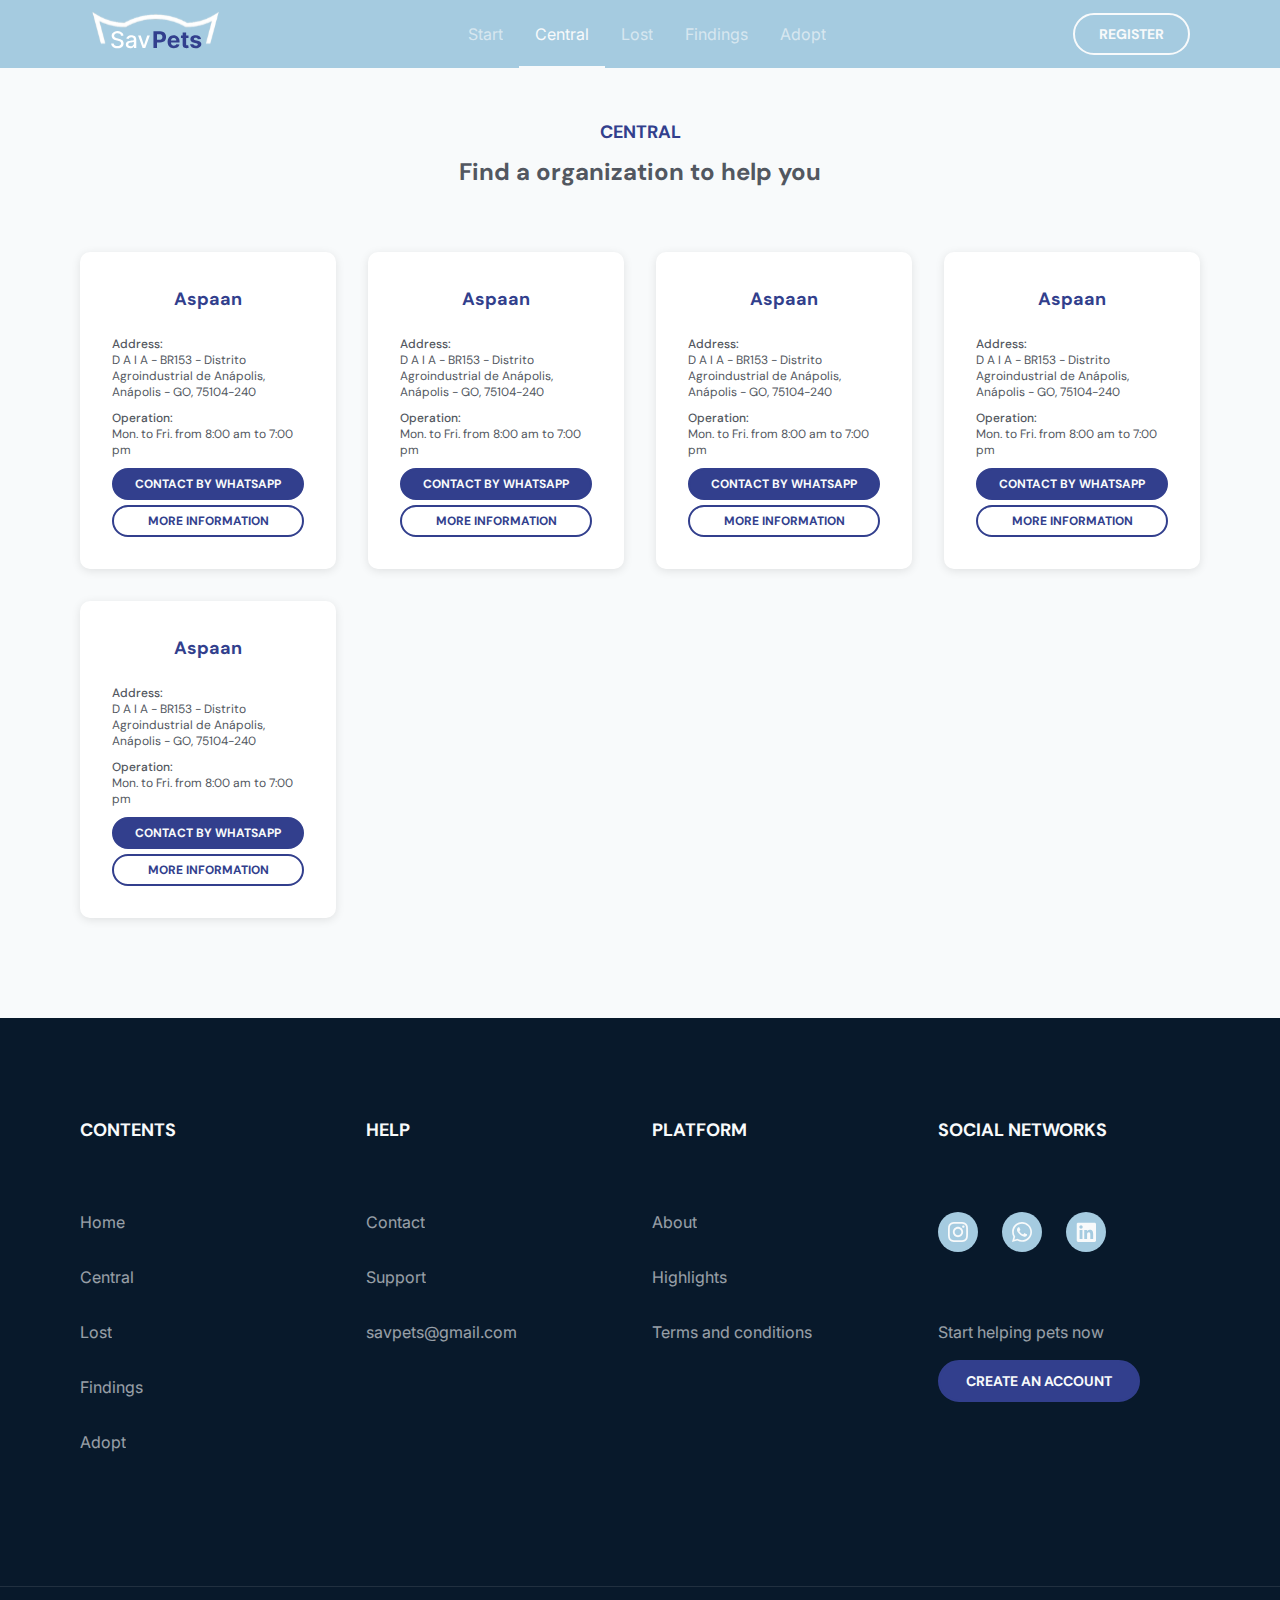
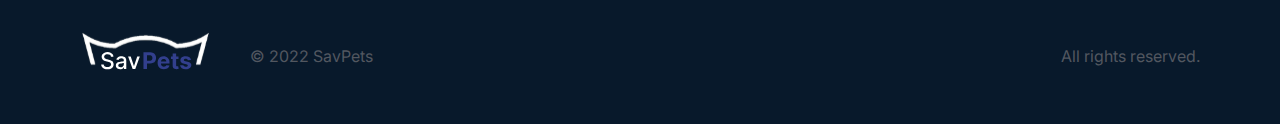
<file: center.html>
<!DOCTYPE html>
<html lang="en">
<head>
	<meta charset="UTF-8">
	<meta name="viewport" content="width=device-width, initial-scale=1.0">
	<link rel="stylesheet" href="css/center.css">
	<link rel="short icon" href="img/logo/logo.svg">
	<title>SavPets | Center</title>
</head>
<body>
	<header class="center-header">
<div class="container _container-header">
	<div class="nav-header">
		<a href="index.html" class="nav-header__logo-wrapper">
			<svg width="130" height="43" viewBox="0 0 130 43" fill="none" xmlns="http://www.w3.org/2000/svg" xmlns:xlink="http://www.w3.org/1999/xlink">
<rect width="130" height="33.4559" fill="url(#pattern0)"/>
<path d="M63.4538 37V20.2727H70.0533C71.322 20.2727 72.4028 20.515 73.2958 20.9996C74.1888 21.4788 74.8694 22.1458 75.3377 23.0007C75.8114 23.8501 76.0483 24.8303 76.0483 25.9411C76.0483 27.0518 75.8087 28.032 75.3295 28.8814C74.8504 29.7308 74.1561 30.3924 73.2468 30.8661C72.3429 31.3398 71.2485 31.5767 69.9634 31.5767H65.7571V28.7425H69.3917C70.0723 28.7425 70.6332 28.6255 71.0742 28.3913C71.5207 28.1518 71.8529 27.8223 72.0707 27.4031C72.2939 26.9783 72.4055 26.491 72.4055 25.9411C72.4055 25.3857 72.2939 24.901 72.0707 24.4872C71.8529 24.0679 71.5207 23.744 71.0742 23.5153C70.6277 23.2811 70.0614 23.1641 69.3754 23.1641H66.9904V37H63.4538ZM83.7953 37.245C82.5048 37.245 81.394 36.9837 80.4629 36.4609C79.5372 35.9328 78.8239 35.1868 78.323 34.223C77.822 33.2538 77.5716 32.1076 77.5716 30.7844C77.5716 29.494 77.822 28.3614 78.323 27.3867C78.8239 26.4121 79.5291 25.6525 80.4384 25.108C81.3532 24.5634 82.4258 24.2912 83.6564 24.2912C84.4841 24.2912 85.2546 24.4246 85.9679 24.6914C86.6866 24.9528 87.3128 25.3475 87.8464 25.8757C88.3855 26.4039 88.8047 27.0682 89.1042 27.8686C89.4037 28.6636 89.5534 29.5947 89.5534 30.6619V31.6175H78.96V29.4613H86.2782C86.2782 28.9603 86.1693 28.5166 85.9515 28.13C85.7337 27.7434 85.4315 27.4412 85.0449 27.2234C84.6638 27.0001 84.22 26.8885 83.7136 26.8885C83.1854 26.8885 82.7172 27.011 82.3088 27.256C81.9058 27.4956 81.59 27.8196 81.3613 28.228C81.1326 28.6309 81.0156 29.0801 81.0101 29.5756V31.6257C81.0101 32.2464 81.1245 32.7828 81.3532 33.2347C81.5873 33.6867 81.9167 34.0352 82.3414 34.2802C82.7662 34.5252 83.2698 34.6477 83.8525 34.6477C84.2391 34.6477 84.593 34.5933 84.9142 34.4844C85.2355 34.3755 85.5105 34.2121 85.7392 33.9943C85.9679 33.7765 86.1421 33.5097 86.2619 33.1939L89.4799 33.4062C89.3166 34.1795 88.9817 34.8546 88.4753 35.4318C87.9744 36.0036 87.3264 36.45 86.5314 36.7713C85.7419 37.0871 84.8298 37.245 83.7953 37.245ZM98.497 24.4545V27.0682H90.9419V24.4545H98.497ZM92.6571 21.4489H96.1365V33.1449C96.1365 33.4661 96.1855 33.7166 96.2836 33.8963C96.3816 34.0705 96.5177 34.1931 96.6919 34.2638C96.8716 34.3346 97.0785 34.37 97.3127 34.37C97.476 34.37 97.6394 34.3564 97.8027 34.3292C97.9661 34.2965 98.0913 34.272 98.1784 34.2557L98.7257 36.8448C98.5514 36.8993 98.3064 36.9619 97.9906 37.0327C97.6748 37.1089 97.2909 37.1552 96.839 37.1715C96.0004 37.2042 95.2653 37.0926 94.6337 36.8366C94.0075 36.5807 93.5202 36.1832 93.1717 35.6442C92.8232 35.1051 92.6517 34.4245 92.6571 33.6023V21.4489ZM111.044 28.032L107.859 28.228C107.805 27.9557 107.688 27.7107 107.508 27.4929C107.328 27.2696 107.091 27.0927 106.797 26.962C106.509 26.8259 106.163 26.7578 105.76 26.7578C105.221 26.7578 104.766 26.8722 104.396 27.1009C104.026 27.3241 103.841 27.6236 103.841 27.9993C103.841 28.2988 103.96 28.552 104.2 28.7589C104.44 28.9658 104.851 29.1319 105.433 29.2571L107.704 29.7145C108.924 29.965 109.833 30.3679 110.432 30.9233C111.031 31.4787 111.33 32.2083 111.33 33.1122C111.33 33.9344 111.088 34.6559 110.603 35.2766C110.124 35.8974 109.465 36.382 108.627 36.7305C107.794 37.0735 106.833 37.245 105.744 37.245C104.083 37.245 102.76 36.8993 101.774 36.2077C100.794 35.5108 100.22 34.5633 100.051 33.3654L103.473 33.1857C103.577 33.6921 103.827 34.0787 104.225 34.3455C104.622 34.6069 105.131 34.7376 105.752 34.7376C106.362 34.7376 106.852 34.6205 107.222 34.3864C107.598 34.1468 107.788 33.8391 107.794 33.4634C107.788 33.1476 107.655 32.889 107.394 32.6875C107.132 32.4806 106.729 32.3227 106.185 32.2138L104.012 31.7809C102.787 31.5359 101.875 31.1112 101.276 30.5067C100.682 29.9023 100.386 29.1319 100.386 28.1953C100.386 27.3894 100.604 26.6952 101.039 26.1126C101.48 25.5299 102.098 25.0807 102.893 24.7649C103.694 24.4491 104.63 24.2912 105.703 24.2912C107.287 24.2912 108.534 24.6261 109.444 25.2958C110.358 25.9656 110.892 26.8776 111.044 28.032Z" fill="#323F8D"/>
<path d="M30.9609 24.6669C30.8738 23.8937 30.5144 23.2947 29.8828 22.87C29.2512 22.4399 28.4562 22.2248 27.4979 22.2248C26.8118 22.2248 26.2183 22.3337 25.7173 22.5515C25.2164 22.7638 24.8271 23.0579 24.5494 23.4336C24.2771 23.8039 24.141 24.2259 24.141 24.6996C24.141 25.0971 24.2335 25.4401 24.4187 25.7287C24.6093 26.0173 24.857 26.2596 25.1619 26.4556C25.4723 26.6462 25.8045 26.8068 26.1584 26.9375C26.5123 27.0627 26.8526 27.1662 27.1793 27.2479L28.8129 27.6726C29.3465 27.8033 29.8937 27.9802 30.4545 28.2035C31.0154 28.4267 31.5354 28.7208 32.0146 29.0856C32.4937 29.4504 32.8803 29.9023 33.1744 30.4414C33.4738 30.9805 33.6236 31.6257 33.6236 32.3771C33.6236 33.3246 33.3786 34.1658 32.8885 34.9009C32.4039 35.636 31.6987 36.2159 30.7731 36.6406C29.8529 37.0653 28.7393 37.2777 27.4325 37.2777C26.1802 37.2777 25.0966 37.079 24.1818 36.6815C23.267 36.284 22.551 35.7204 22.0337 34.9908C21.5165 34.2557 21.2306 33.3845 21.1761 32.3771H23.7081C23.7571 32.9815 23.9531 33.4852 24.2962 33.8881C24.6446 34.2856 25.0884 34.5824 25.6275 34.7784C26.172 34.969 26.7682 35.0643 27.4162 35.0643C28.1295 35.0643 28.7638 34.9527 29.3192 34.7294C29.8801 34.5007 30.3211 34.1849 30.6424 33.782C30.9637 33.3736 31.1243 32.8971 31.1243 32.3526C31.1243 31.8571 30.9827 31.4515 30.6996 31.1357C30.4219 30.8198 30.0434 30.5585 29.5643 30.3516C29.0906 30.1446 28.5542 29.9622 27.9553 29.8043L25.9787 29.2653C24.6392 28.9004 23.5774 28.3641 22.7933 27.6562C22.0147 26.9484 21.6254 26.0118 21.6254 24.8466C21.6254 23.8828 21.8867 23.0415 22.4094 22.3228C22.9322 21.604 23.64 21.0459 24.533 20.6484C25.426 20.2455 26.4334 20.044 27.555 20.044C28.6876 20.044 29.6868 20.2428 30.5526 20.6403C31.4238 21.0378 32.1098 21.585 32.6108 22.282C33.1117 22.9735 33.3731 23.7685 33.3949 24.6669H30.9609ZM40.0944 37.2777C39.2994 37.2777 38.5806 37.1307 37.9381 36.8366C37.2956 36.5372 36.7865 36.1043 36.4108 35.538C36.0405 34.9717 35.8554 34.2775 35.8554 33.4553C35.8554 32.7474 35.9915 32.1648 36.2638 31.7074C36.536 31.25 36.9036 30.8879 37.3664 30.6211C37.8292 30.3543 38.3465 30.1528 38.9182 30.0167C39.49 29.8806 40.0726 29.7771 40.6661 29.7063C41.4175 29.6192 42.0274 29.5484 42.4957 29.494C42.9639 29.4341 43.3042 29.3388 43.5166 29.2081C43.729 29.0774 43.8351 28.8651 43.8351 28.571V28.5138C43.8351 27.8005 43.6337 27.2479 43.2307 26.8558C42.8332 26.4638 42.2397 26.2678 41.4502 26.2678C40.628 26.2678 39.98 26.4502 39.5063 26.815C39.038 27.1744 38.714 27.5746 38.5344 28.0156L36.2393 27.4929C36.5115 26.7306 36.909 26.1153 37.4317 25.647C37.9599 25.1733 38.567 24.8303 39.2531 24.6179C39.9392 24.4001 40.6607 24.2912 41.4175 24.2912C41.9185 24.2912 42.4494 24.3511 43.0102 24.4709C43.5765 24.5852 44.1047 24.7976 44.5947 25.108C45.0902 25.4183 45.4959 25.8621 45.8117 26.4393C46.1275 27.011 46.2854 27.7543 46.2854 28.669V37H43.9005V35.2848H43.8025C43.6446 35.6006 43.4077 35.911 43.0919 36.2159C42.7761 36.5208 42.3704 36.774 41.8749 36.9755C41.3794 37.177 40.7859 37.2777 40.0944 37.2777ZM40.6253 35.3175C41.3005 35.3175 41.8776 35.1841 42.3568 34.9173C42.8414 34.6504 43.209 34.302 43.4594 33.8718C43.7153 33.4362 43.8433 32.9706 43.8433 32.4751V30.858C43.7562 30.9451 43.5874 31.0268 43.3369 31.103C43.0919 31.1738 42.8115 31.2364 42.4957 31.2908C42.1798 31.3398 41.8722 31.3861 41.5727 31.4297C41.2732 31.4678 41.0228 31.5005 40.8213 31.5277C40.3476 31.5876 39.9147 31.6883 39.5226 31.8299C39.136 31.9715 38.8257 32.1757 38.5915 32.4425C38.3628 32.7038 38.2485 33.0523 38.2485 33.4879C38.2485 34.0923 38.4717 34.5497 38.9182 34.8601C39.3647 35.165 39.9337 35.3175 40.6253 35.3175ZM59.8212 24.4545L55.2718 37H52.6582L48.1007 24.4545H50.7225L53.8997 34.1087H54.0304L57.1994 24.4545H59.8212Z" fill="white"/>
<defs>
<pattern id="pattern0" patternContentUnits="objectBoundingBox" width="1" height="1">
<use xlink:href="#image0_24_4" transform="scale(0.00245098 0.00952381)"/>
</pattern>
<image id="image0_24_4" width="408" height="105" xlink:href="[data-uri]"/>
</defs>
</svg>
		</a>
		<ul id="nav-menu" class="nav-header__list">
			<li class="nav-header__item"><a href="index.html" class="nav-header__link">Start</a></li>
			<li class="nav-header__item"><a href="center.html" class="nav-header__link">Central</a></li>
			<li class="nav-header__item"><a href="lost.html" class="nav-header__link">Lost</a></li>
			<li class="nav-header__item"><a href="#" class="nav-header__link">Findings</a></li>
			<li class="nav-header__item"><a href="#" class="nav-header__link">Adopt</a></li>
			<a href="reg-main.html" class="nav-header__btn _btn">Register</a>
		</ul>
		<a href="reg-main.html" class="nav-header__btn _btn">Register</a>
		<button class="burger-btn"><span></span></button>
	</div>
</div>	</header>
	<main>
		<section class="center-main">
			<div class="container">
				<div class="center-main__wrapper">
					<div class="center-main__subtitle">CENTRAL</div>
					<div class="center-main__title">Find a organization to help you</div>
					<div class="center-main__grid grid-center">
						<div class="grid-center__item item-center">
							<div class="item-center__title">aspaan</div>
							<div class="item-center__content">
								<div class="item-center__content-item">
									<div class="item-center__content-item_title">
										Address:
									</div>
									<div class="item-center__content-desc">
										D A I A - BR153 - Distrito Agroindustrial de Anápolis, Anápolis - GO, 75104-240
									</div>
                                </div>
								<div class="item-center__content-item">
									<div class="item-center__content-item_title">
										Operation:
									</div>
									<div class="item-center__content-desc">
										Mon. to Fri. from 8:00 am to 7:00 pm
									</div>
                                </div>
							</div>
							<div class="item-center__btns">
								<a href="#" class="item-center__btn _btn">contact by whatsapp</a>
								<button data-btn class="item-center__btn _btn">more information</button>
							</div>
							<div class="item-center__modal modal-item">
								<div class="modal-item__container">
									<button class="modal-item__close-btn"></button>
									<div class="modal-item__header">
										<div class="modal-item__title">Aspaan</div>
										<div class="modal-item__btn _btn">contact by whatsapp</div>
									</div>
									<div class="modal-item__content content-modal">
										<div class="content-modal__item item-modal">
											<div class="item-modal__title">Address:</div>
											<div class="item-modal__desc">
												<span>D A I A - BR153 - Distrito Agroindustrial de Anápolis, Anápolis - GO,</span>
												<span>75104-240</span>
											</div>
										</div>
										<div class="content-modal__item item-modal">
											<div class="item-modal__title">Operation:</div>
											<div class="item-modal__desc">Mon. to Fri. from 8:00 am to 7:00 pm</div>
										</div>
										<div class="content-modal__item item-modal">
											<div class="item-modal__title">Missing since</div>
											<div class="item-modal__desc">12/06/2022</div>
										</div>
										<div class="content-modal__item item-modal">
											<div class="item-modal__title">Description</div>
											<div class="item-modal__desc">This dog is cool, before opting for a breed it is important that you do a thorough research on each one of them. It is also important that you talk to the owners of the breeds to find out what it's like to live with them.</div>
										</div>
										<div class="content-modal__item item-modal">
											<div class="item-modal__title">Extra</div>
											<div class="item-modal__desc"><span>(11) 2211-9933</span><span>www.aspaan.com.br</span></div>
										</div>
									</div>
								</div>
							</div>
						</div>
						<div class="grid-center__item item-center">
							<div class="item-center__title">aspaan</div>
							<div class="item-center__content">
								<div class="item-center__content-item">
									<div class="item-center__content-item_title">
										Address:
									</div>
									<div class="item-center__content-desc">
										D A I A - BR153 - Distrito Agroindustrial de Anápolis, Anápolis - GO, 75104-240
									</div>
                                </div>
								<div class="item-center__content-item">
									<div class="item-center__content-item_title">
										Operation:
									</div>
									<div class="item-center__content-desc">
										Mon. to Fri. from 8:00 am to 7:00 pm
									</div>
                                </div>
							</div>
							<div class="item-center__btns">
								<a href="#" class="item-center__btn _btn">contact by whatsapp</a>
								<button data-btn class="item-center__btn _btn">more information</button>
							</div>
							<div class="item-center__modal modal-item">
								<div class="modal-item__container">
									<button class="modal-item__close-btn"></button>
									<div class="modal-item__header">
										<div class="modal-item__title">Aspaan</div>
										<div class="modal-item__btn _btn">contact by whatsapp</div>
									</div>
									<div class="modal-item__content content-modal">
										<div class="content-modal__item item-modal">
											<div class="item-modal__title">Address:</div>
											<div class="item-modal__desc">
												<span>D A I A - BR153 - Distrito Agroindustrial de Anápolis, Anápolis - GO,</span>
												<span>75104-240</span>
											</div>
										</div>
										<div class="content-modal__item item-modal">
											<div class="item-modal__title">Operation:</div>
											<div class="item-modal__desc">Mon. to Fri. from 8:00 am to 7:00 pm</div>
										</div>
										<div class="content-modal__item item-modal">
											<div class="item-modal__title">Missing since</div>
											<div class="item-modal__desc">12/06/2022</div>
										</div>
										<div class="content-modal__item item-modal">
											<div class="item-modal__title">Description</div>
											<div class="item-modal__desc">This dog is cool, before opting for a breed it is important that you do a thorough research on each one of them. It is also important that you talk to the owners of the breeds to find out what it's like to live with them.</div>
										</div>
										<div class="content-modal__item item-modal">
											<div class="item-modal__title">Extra</div>
											<div class="item-modal__desc"><span>(11) 2211-9933</span><span>www.aspaan.com.br</span></div>
										</div>
									</div>
								</div>
							</div>
						</div>
						<div class="grid-center__item item-center">
							<div class="item-center__title">aspaan</div>
							<div class="item-center__content">
								<div class="item-center__content-item">
									<div class="item-center__content-item_title">
										Address:
									</div>
									<div class="item-center__content-desc">
										D A I A - BR153 - Distrito Agroindustrial de Anápolis, Anápolis - GO, 75104-240
									</div>
                                </div>
								<div class="item-center__content-item">
									<div class="item-center__content-item_title">
										Operation:
									</div>
									<div class="item-center__content-desc">
										Mon. to Fri. from 8:00 am to 7:00 pm
									</div>
                                </div>
							</div>
							<div class="item-center__btns">
								<a href="#" class="item-center__btn _btn">contact by whatsapp</a>
								<button data-btn class="item-center__btn _btn">more information</button>
							</div>
							<div class="item-center__modal modal-item">
								<div class="modal-item__container">
									<button class="modal-item__close-btn"></button>
									<div class="modal-item__header">
										<div class="modal-item__title">Aspaan</div>
										<div class="modal-item__btn _btn">contact by whatsapp</div>
									</div>
									<div class="modal-item__content content-modal">
										<div class="content-modal__item item-modal">
											<div class="item-modal__title">Address:</div>
											<div class="item-modal__desc">
												<span>D A I A - BR153 - Distrito Agroindustrial de Anápolis, Anápolis - GO,</span>
												<span>75104-240</span>
											</div>
										</div>
										<div class="content-modal__item item-modal">
											<div class="item-modal__title">Operation:</div>
											<div class="item-modal__desc">Mon. to Fri. from 8:00 am to 7:00 pm</div>
										</div>
										<div class="content-modal__item item-modal">
											<div class="item-modal__title">Missing since</div>
											<div class="item-modal__desc">12/06/2022</div>
										</div>
										<div class="content-modal__item item-modal">
											<div class="item-modal__title">Description</div>
											<div class="item-modal__desc">This dog is cool, before opting for a breed it is important that you do a thorough research on each one of them. It is also important that you talk to the owners of the breeds to find out what it's like to live with them.</div>
										</div>
										<div class="content-modal__item item-modal">
											<div class="item-modal__title">Extra</div>
											<div class="item-modal__desc"><span>(11) 2211-9933</span><span>www.aspaan.com.br</span></div>
										</div>
									</div>
								</div>
							</div>
						</div>
						<div class="grid-center__item item-center">
							<div class="item-center__title">aspaan</div>
							<div class="item-center__content">
								<div class="item-center__content-item">
									<div class="item-center__content-item_title">
										Address:
									</div>
									<div class="item-center__content-desc">
										D A I A - BR153 - Distrito Agroindustrial de Anápolis, Anápolis - GO, 75104-240
									</div>
                                </div>
								<div class="item-center__content-item">
									<div class="item-center__content-item_title">
										Operation:
									</div>
									<div class="item-center__content-desc">
										Mon. to Fri. from 8:00 am to 7:00 pm
									</div>
                                </div>
							</div>
							<div class="item-center__btns">
								<a href="#" class="item-center__btn _btn">contact by whatsapp</a>
								<button data-btn class="item-center__btn _btn">more information</button>
							</div>
							<div class="item-center__modal modal-item">
								<div class="modal-item__container">
									<button class="modal-item__close-btn"></button>
									<div class="modal-item__header">
										<div class="modal-item__title">Aspaan</div>
										<div class="modal-item__btn _btn">contact by whatsapp</div>
									</div>
									<div class="modal-item__content content-modal">
										<div class="content-modal__item item-modal">
											<div class="item-modal__title">Address:</div>
											<div class="item-modal__desc">
												<span>D A I A - BR153 - Distrito Agroindustrial de Anápolis, Anápolis - GO,</span>
												<span>75104-240</span>
											</div>
										</div>
										<div class="content-modal__item item-modal">
											<div class="item-modal__title">Operation:</div>
											<div class="item-modal__desc">Mon. to Fri. from 8:00 am to 7:00 pm</div>
										</div>
										<div class="content-modal__item item-modal">
											<div class="item-modal__title">Missing since</div>
											<div class="item-modal__desc">12/06/2022</div>
										</div>
										<div class="content-modal__item item-modal">
											<div class="item-modal__title">Description</div>
											<div class="item-modal__desc">This dog is cool, before opting for a breed it is important that you do a thorough research on each one of them. It is also important that you talk to the owners of the breeds to find out what it's like to live with them.</div>
										</div>
										<div class="content-modal__item item-modal">
											<div class="item-modal__title">Extra</div>
											<div class="item-modal__desc"><span>(11) 2211-9933</span><span>www.aspaan.com.br</span></div>
										</div>
									</div>
								</div>
							</div>
						</div>
						<div class="grid-center__item item-center">
							<div class="item-center__title">aspaan</div>
							<div class="item-center__content">
								<div class="item-center__content-item">
									<div class="item-center__content-item_title">
										Address:
									</div>
									<div class="item-center__content-desc">
										D A I A - BR153 - Distrito Agroindustrial de Anápolis, Anápolis - GO, 75104-240
									</div>
                                </div>
								<div class="item-center__content-item">
									<div class="item-center__content-item_title">
										Operation:
									</div>
									<div class="item-center__content-desc">
										Mon. to Fri. from 8:00 am to 7:00 pm
									</div>
                                </div>
							</div>
							<div class="item-center__btns">
								<a href="#" class="item-center__btn _btn">contact by whatsapp</a>
								<button data-btn class="item-center__btn _btn">more information</button>
							</div>
							<div class="item-center__modal modal-item">
								<div class="modal-item__container">
									<button class="modal-item__close-btn"></button>
									<div class="modal-item__header">
										<div class="modal-item__title">Aspaan</div>
										<div class="modal-item__btn _btn">contact by whatsapp</div>
									</div>
									<div class="modal-item__content content-modal">
										<div class="content-modal__item item-modal">
											<div class="item-modal__title">Address:</div>
											<div class="item-modal__desc">
												<span>D A I A - BR153 - Distrito Agroindustrial de Anápolis, Anápolis - GO,</span>
												<span>75104-240</span>
											</div>
										</div>
										<div class="content-modal__item item-modal">
											<div class="item-modal__title">Operation:</div>
											<div class="item-modal__desc">Mon. to Fri. from 8:00 am to 7:00 pm</div>
										</div>
										<div class="content-modal__item item-modal">
											<div class="item-modal__title">Missing since</div>
											<div class="item-modal__desc">12/06/2022</div>
										</div>
										<div class="content-modal__item item-modal">
											<div class="item-modal__title">Description</div>
											<div class="item-modal__desc">This dog is cool, before opting for a breed it is important that you do a thorough research on each one of them. It is also important that you talk to the owners of the breeds to find out what it's like to live with them.</div>
										</div>
										<div class="content-modal__item item-modal">
											<div class="item-modal__title">Extra</div>
											<div class="item-modal__desc"><span>(11) 2211-9933</span><span>www.aspaan.com.br</span></div>
										</div>
									</div>
								</div>
							</div>
						</div>
					</div>
				</div>
			</div>
		</section>
	</main>
	<footer>
<div class="container">
	<div class="footer__wrapper">
		<div class="footer__grid grid-footer">
			<div class="grid-footer__item item-footer">
				<div class="item-footer__title">CONTENTS</div>
				<ul class="item-footer__list">
					<li class="item-footer__item"><a href="index.html" class="item-footer__link">Home</a></li>
					<li class="item-footer__item"><a href="center.html" class="item-footer__link">Central</a></li>
					<li class="item-footer__item"><a href="lost.html" class="item-footer__link">Lost</a></li>
					<li class="item-footer__item"><a href="#" class="item-footer__link">Findings</a></li>
					<li class="item-footer__item"><a href="#" class="item-footer__link">Adopt</a></li>
				</ul>
			</div>
			<div class="grid-footer__item item-footer">
				<div class="item-footer__title">HELP</div>
				<ul class="item-footer__list">
					<li class="item-footer__item"><a href="#" class="item-footer__link">Contact</a></li>
					<li class="item-footer__item"><a href="#" class="item-footer__link">Support</a></li>
					<li class="item-footer__item"><a href="mailto:savpets@gmail.com" class="item-footer__link">savpets@gmail.com</a></li>
				</ul>
			</div>
			<div class="grid-footer__item item-footer">
				<div class="item-footer__title">PLATFORM</div>
				<ul class="item-footer__list">
					<li class="item-footer__item"><a href="#" class="item-footer__link">About</a></li>
					<li class="item-footer__item"><a href="#" class="item-footer__link">Highlights</a></li>
					<li class="item-footer__item"><a href="#" class="item-footer__link">Terms and conditions</a></li>
				</ul>
			</div>
			<div class="grid-footer__item item-footer">
				<div class="item-footer__title">SOCIAL NETWORKS</div>
				<ul class="item-footer__social-media">
					<li class="item-footer__item"><a href="#" class="item-footer__link">
						<svg width="20" height="20" viewBox="0 0 24 24" fill="none" xmlns="http://www.w3.org/2000/svg">
<path d="M12 0C8.74 0 8.333 0.015 7.053 0.072C5.775 0.132 4.905 0.333 4.14 0.63C3.351 0.936 2.681 1.347 2.014 2.014C1.347 2.681 0.935 3.35 0.63 4.14C0.333 4.905 0.131 5.775 0.072 7.053C0.012 8.333 0 8.74 0 12C0 15.26 0.015 15.667 0.072 16.947C0.132 18.224 0.333 19.095 0.63 19.86C0.936 20.648 1.347 21.319 2.014 21.986C2.681 22.652 3.35 23.065 4.14 23.37C4.906 23.666 5.776 23.869 7.053 23.928C8.333 23.988 8.74 24 12 24C15.26 24 15.667 23.985 16.947 23.928C18.224 23.868 19.095 23.666 19.86 23.37C20.648 23.064 21.319 22.652 21.986 21.986C22.652 21.319 23.065 20.651 23.37 19.86C23.666 19.095 23.869 18.224 23.928 16.947C23.988 15.667 24 15.26 24 12C24 8.74 23.985 8.333 23.928 7.053C23.868 5.776 23.666 4.904 23.37 4.14C23.064 3.351 22.652 2.681 21.986 2.014C21.319 1.347 20.651 0.935 19.86 0.63C19.095 0.333 18.224 0.131 16.947 0.072C15.667 0.012 15.26 0 12 0ZM12 2.16C15.203 2.16 15.585 2.176 16.85 2.231C18.02 2.286 18.655 2.48 19.077 2.646C19.639 2.863 20.037 3.123 20.459 3.542C20.878 3.962 21.138 4.361 21.355 4.923C21.519 5.345 21.715 5.98 21.768 7.15C21.825 8.416 21.838 8.796 21.838 12C21.838 15.204 21.823 15.585 21.764 16.85C21.703 18.02 21.508 18.655 21.343 19.077C21.119 19.639 20.864 20.037 20.444 20.459C20.025 20.878 19.62 21.138 19.064 21.355C18.644 21.519 17.999 21.715 16.829 21.768C15.555 21.825 15.18 21.838 11.97 21.838C8.759 21.838 8.384 21.823 7.111 21.764C5.94 21.703 5.295 21.508 4.875 21.343C4.306 21.119 3.915 20.864 3.496 20.444C3.075 20.025 2.806 19.62 2.596 19.064C2.431 18.644 2.237 17.999 2.176 16.829C2.131 15.569 2.115 15.18 2.115 11.985C2.115 8.789 2.131 8.399 2.176 7.124C2.237 5.954 2.431 5.31 2.596 4.89C2.806 4.32 3.075 3.93 3.496 3.509C3.915 3.09 4.306 2.82 4.875 2.611C5.295 2.445 5.926 2.25 7.096 2.19C8.371 2.145 8.746 2.13 11.955 2.13L12 2.16ZM12 5.838C8.595 5.838 5.838 8.598 5.838 12C5.838 15.405 8.598 18.162 12 18.162C15.405 18.162 18.162 15.402 18.162 12C18.162 8.595 15.402 5.838 12 5.838ZM12 16C9.79 16 8 14.21 8 12C8 9.79 9.79 8 12 8C14.21 8 16 9.79 16 12C16 14.21 14.21 16 12 16ZM19.846 5.595C19.846 6.39 19.2 7.035 18.406 7.035C17.611 7.035 16.966 6.389 16.966 5.595C16.966 4.801 17.612 4.156 18.406 4.156C19.199 4.155 19.846 4.801 19.846 5.595Z" fill="white"/>
</svg>
					</a></li>
					<li class="item-footer__item"><a href="#" class="item-footer__link">
						<svg width="20" height="20" viewBox="0 0 20 20" fill="none" xmlns="http://www.w3.org/2000/svg">
<path d="M17.0045 2.90625C15.1339 1.03125 12.6429 0 9.99554 0C4.53125 0 0.0848214 4.44643 0.0848214 9.91071C0.0848214 11.6562 0.540179 13.3616 1.40625 14.8661L0 20L5.25446 18.6205C6.70089 19.4107 8.33036 19.8259 9.99107 19.8259H9.99554C15.4554 19.8259 20 15.3795 20 9.91518C20 7.26786 18.875 4.78125 17.0045 2.90625ZM9.99554 18.1563C8.51339 18.1563 7.0625 17.7589 5.79911 17.0089L5.5 16.8304L2.38393 17.6473L3.21429 14.6071L3.01786 14.2946C2.19196 12.9821 1.75893 11.4688 1.75893 9.91071C1.75893 5.37054 5.45536 1.67411 10 1.67411C12.2009 1.67411 14.2679 2.53125 15.8214 4.08929C17.375 5.64732 18.3304 7.71429 18.3259 9.91518C18.3259 14.4598 14.5357 18.1563 9.99554 18.1563ZM14.5134 11.9866C14.2679 11.8616 13.0491 11.2634 12.8214 11.183C12.5938 11.0982 12.4286 11.058 12.2634 11.308C12.0982 11.558 11.625 12.1116 11.4777 12.2813C11.3348 12.4464 11.1875 12.4688 10.942 12.3438C9.48661 11.6161 8.53125 11.0446 7.57143 9.39732C7.31696 8.95982 7.82589 8.99107 8.29911 8.04464C8.37946 7.87946 8.33929 7.73661 8.27679 7.61161C8.21429 7.48661 7.71875 6.26786 7.51339 5.77232C7.3125 5.29018 7.10714 5.35714 6.95536 5.34821C6.8125 5.33929 6.64732 5.33929 6.48214 5.33929C6.31696 5.33929 6.04911 5.40179 5.82143 5.64732C5.59375 5.89732 4.95536 6.49554 4.95536 7.71429C4.95536 8.93304 5.84375 10.1116 5.96429 10.2768C6.08929 10.442 7.70982 12.942 10.1964 14.0179C11.7679 14.6964 12.3839 14.7545 13.1696 14.6384C13.6473 14.567 14.6339 14.0402 14.8393 13.4598C15.0446 12.8795 15.0446 12.3839 14.9821 12.2813C14.9241 12.1696 14.7589 12.1071 14.5134 11.9866Z" fill="white"/>
</svg>
					</a></li>
					<li class="item-footer__item"><a href="#" class="item-footer__link">
						<svg width="20" height="20" viewBox="0 0 15 15" fill="none" xmlns="http://www.w3.org/2000/svg">
<path d="M13.9309 0.498535H1.62207C1.03244 0.498535 0.555664 0.96403 0.555664 1.53955V13.8991C0.555664 14.4747 1.03244 14.943 1.62207 14.943H13.9309C14.5205 14.943 15.0001 14.4747 15.0001 13.902V1.53955C15.0001 0.96403 14.5205 0.498535 13.9309 0.498535ZM4.84104 12.8073H2.69694V5.91238H4.84104V12.8073ZM3.76899 4.97293C3.08062 4.97293 2.52485 4.41715 2.52485 3.73161C2.52485 3.04606 3.08062 2.49029 3.76899 2.49029C4.45454 2.49029 5.01031 3.04606 5.01031 3.73161C5.01031 4.41433 4.45454 4.97293 3.76899 4.97293ZM12.8645 12.8073H10.7232V9.45578C10.7232 8.65739 10.7091 7.62766 9.60883 7.62766C8.49447 7.62766 8.3252 8.4994 8.3252 9.39936V12.8073H6.18674V5.91238H8.24056V6.85466H8.26877C8.55371 6.31299 9.25337 5.74029 10.2944 5.74029C12.4639 5.74029 12.8645 7.16781 12.8645 9.02414V12.8073V12.8073Z" fill="white"/>
</svg>
					</a></li>
				</ul>
				<div class="item-footer__start">
					<span>Start helping pets now</span>
					<a href="reg-main.html" class="item-footer__start-btn _btn">CREATE AN ACCOUNT</a>
				</div>
			</div>
		</div>
		<div class="footer__bottom bottom-footer">
			<div class="bottom-footer__left">
				<a href="index.html" class="bottom-footer__logo-wrapper"><img src="img/logo/logo.svg" alt="" class="bottom-footer__logo"></a>
				<div class="bottom-footer__copyright">© 2022 SavPets</div>
			</div>
			<div class="bottom-footer__right">
				<span>All rights reserved.</span>
			</div>
		</div>
	</div>
</div>	</footer>
	<script src="js/center.js"></script>
</body>
</html>
</file>
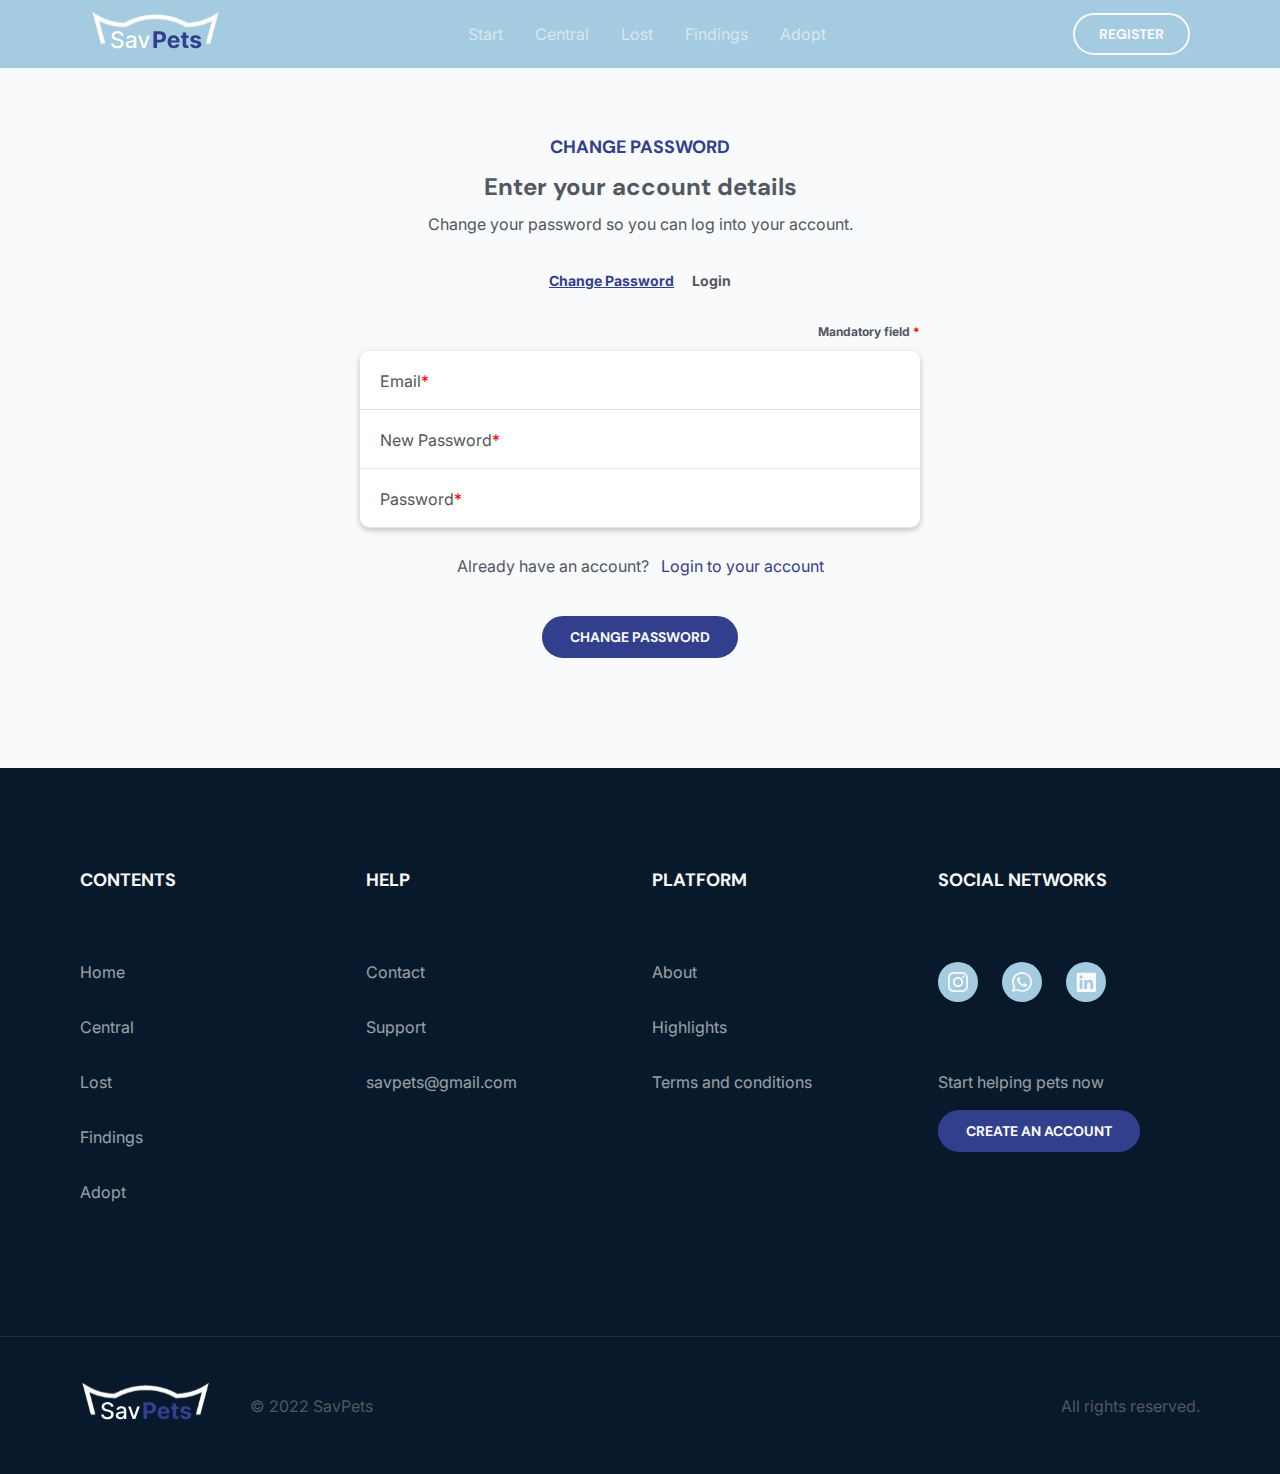
<file: change-pass.html>
<!DOCTYPE html>
<html lang="en">
<head>
	<meta charset="UTF-8">
	<meta name="viewport" content="width=device-width, initial-scale=1.0">
	<link rel="stylesheet" href="css/change-pass.css">
	<link rel="short icon" href="img/logo/logo.svg">
	<title>SavPets | Register</title>
</head>
<body>
	<header class="center-header">
<div class="container _container-header">
	<div class="nav-header">
		<a href="index.html" class="nav-header__logo-wrapper">
			<svg width="130" height="43" viewBox="0 0 130 43" fill="none" xmlns="http://www.w3.org/2000/svg" xmlns:xlink="http://www.w3.org/1999/xlink">
<rect width="130" height="33.4559" fill="url(#pattern0)"/>
<path d="M63.4538 37V20.2727H70.0533C71.322 20.2727 72.4028 20.515 73.2958 20.9996C74.1888 21.4788 74.8694 22.1458 75.3377 23.0007C75.8114 23.8501 76.0483 24.8303 76.0483 25.9411C76.0483 27.0518 75.8087 28.032 75.3295 28.8814C74.8504 29.7308 74.1561 30.3924 73.2468 30.8661C72.3429 31.3398 71.2485 31.5767 69.9634 31.5767H65.7571V28.7425H69.3917C70.0723 28.7425 70.6332 28.6255 71.0742 28.3913C71.5207 28.1518 71.8529 27.8223 72.0707 27.4031C72.2939 26.9783 72.4055 26.491 72.4055 25.9411C72.4055 25.3857 72.2939 24.901 72.0707 24.4872C71.8529 24.0679 71.5207 23.744 71.0742 23.5153C70.6277 23.2811 70.0614 23.1641 69.3754 23.1641H66.9904V37H63.4538ZM83.7953 37.245C82.5048 37.245 81.394 36.9837 80.4629 36.4609C79.5372 35.9328 78.8239 35.1868 78.323 34.223C77.822 33.2538 77.5716 32.1076 77.5716 30.7844C77.5716 29.494 77.822 28.3614 78.323 27.3867C78.8239 26.4121 79.5291 25.6525 80.4384 25.108C81.3532 24.5634 82.4258 24.2912 83.6564 24.2912C84.4841 24.2912 85.2546 24.4246 85.9679 24.6914C86.6866 24.9528 87.3128 25.3475 87.8464 25.8757C88.3855 26.4039 88.8047 27.0682 89.1042 27.8686C89.4037 28.6636 89.5534 29.5947 89.5534 30.6619V31.6175H78.96V29.4613H86.2782C86.2782 28.9603 86.1693 28.5166 85.9515 28.13C85.7337 27.7434 85.4315 27.4412 85.0449 27.2234C84.6638 27.0001 84.22 26.8885 83.7136 26.8885C83.1854 26.8885 82.7172 27.011 82.3088 27.256C81.9058 27.4956 81.59 27.8196 81.3613 28.228C81.1326 28.6309 81.0156 29.0801 81.0101 29.5756V31.6257C81.0101 32.2464 81.1245 32.7828 81.3532 33.2347C81.5873 33.6867 81.9167 34.0352 82.3414 34.2802C82.7662 34.5252 83.2698 34.6477 83.8525 34.6477C84.2391 34.6477 84.593 34.5933 84.9142 34.4844C85.2355 34.3755 85.5105 34.2121 85.7392 33.9943C85.9679 33.7765 86.1421 33.5097 86.2619 33.1939L89.4799 33.4062C89.3166 34.1795 88.9817 34.8546 88.4753 35.4318C87.9744 36.0036 87.3264 36.45 86.5314 36.7713C85.7419 37.0871 84.8298 37.245 83.7953 37.245ZM98.497 24.4545V27.0682H90.9419V24.4545H98.497ZM92.6571 21.4489H96.1365V33.1449C96.1365 33.4661 96.1855 33.7166 96.2836 33.8963C96.3816 34.0705 96.5177 34.1931 96.6919 34.2638C96.8716 34.3346 97.0785 34.37 97.3127 34.37C97.476 34.37 97.6394 34.3564 97.8027 34.3292C97.9661 34.2965 98.0913 34.272 98.1784 34.2557L98.7257 36.8448C98.5514 36.8993 98.3064 36.9619 97.9906 37.0327C97.6748 37.1089 97.2909 37.1552 96.839 37.1715C96.0004 37.2042 95.2653 37.0926 94.6337 36.8366C94.0075 36.5807 93.5202 36.1832 93.1717 35.6442C92.8232 35.1051 92.6517 34.4245 92.6571 33.6023V21.4489ZM111.044 28.032L107.859 28.228C107.805 27.9557 107.688 27.7107 107.508 27.4929C107.328 27.2696 107.091 27.0927 106.797 26.962C106.509 26.8259 106.163 26.7578 105.76 26.7578C105.221 26.7578 104.766 26.8722 104.396 27.1009C104.026 27.3241 103.841 27.6236 103.841 27.9993C103.841 28.2988 103.96 28.552 104.2 28.7589C104.44 28.9658 104.851 29.1319 105.433 29.2571L107.704 29.7145C108.924 29.965 109.833 30.3679 110.432 30.9233C111.031 31.4787 111.33 32.2083 111.33 33.1122C111.33 33.9344 111.088 34.6559 110.603 35.2766C110.124 35.8974 109.465 36.382 108.627 36.7305C107.794 37.0735 106.833 37.245 105.744 37.245C104.083 37.245 102.76 36.8993 101.774 36.2077C100.794 35.5108 100.22 34.5633 100.051 33.3654L103.473 33.1857C103.577 33.6921 103.827 34.0787 104.225 34.3455C104.622 34.6069 105.131 34.7376 105.752 34.7376C106.362 34.7376 106.852 34.6205 107.222 34.3864C107.598 34.1468 107.788 33.8391 107.794 33.4634C107.788 33.1476 107.655 32.889 107.394 32.6875C107.132 32.4806 106.729 32.3227 106.185 32.2138L104.012 31.7809C102.787 31.5359 101.875 31.1112 101.276 30.5067C100.682 29.9023 100.386 29.1319 100.386 28.1953C100.386 27.3894 100.604 26.6952 101.039 26.1126C101.48 25.5299 102.098 25.0807 102.893 24.7649C103.694 24.4491 104.63 24.2912 105.703 24.2912C107.287 24.2912 108.534 24.6261 109.444 25.2958C110.358 25.9656 110.892 26.8776 111.044 28.032Z" fill="#323F8D"/>
<path d="M30.9609 24.6669C30.8738 23.8937 30.5144 23.2947 29.8828 22.87C29.2512 22.4399 28.4562 22.2248 27.4979 22.2248C26.8118 22.2248 26.2183 22.3337 25.7173 22.5515C25.2164 22.7638 24.8271 23.0579 24.5494 23.4336C24.2771 23.8039 24.141 24.2259 24.141 24.6996C24.141 25.0971 24.2335 25.4401 24.4187 25.7287C24.6093 26.0173 24.857 26.2596 25.1619 26.4556C25.4723 26.6462 25.8045 26.8068 26.1584 26.9375C26.5123 27.0627 26.8526 27.1662 27.1793 27.2479L28.8129 27.6726C29.3465 27.8033 29.8937 27.9802 30.4545 28.2035C31.0154 28.4267 31.5354 28.7208 32.0146 29.0856C32.4937 29.4504 32.8803 29.9023 33.1744 30.4414C33.4738 30.9805 33.6236 31.6257 33.6236 32.3771C33.6236 33.3246 33.3786 34.1658 32.8885 34.9009C32.4039 35.636 31.6987 36.2159 30.7731 36.6406C29.8529 37.0653 28.7393 37.2777 27.4325 37.2777C26.1802 37.2777 25.0966 37.079 24.1818 36.6815C23.267 36.284 22.551 35.7204 22.0337 34.9908C21.5165 34.2557 21.2306 33.3845 21.1761 32.3771H23.7081C23.7571 32.9815 23.9531 33.4852 24.2962 33.8881C24.6446 34.2856 25.0884 34.5824 25.6275 34.7784C26.172 34.969 26.7682 35.0643 27.4162 35.0643C28.1295 35.0643 28.7638 34.9527 29.3192 34.7294C29.8801 34.5007 30.3211 34.1849 30.6424 33.782C30.9637 33.3736 31.1243 32.8971 31.1243 32.3526C31.1243 31.8571 30.9827 31.4515 30.6996 31.1357C30.4219 30.8198 30.0434 30.5585 29.5643 30.3516C29.0906 30.1446 28.5542 29.9622 27.9553 29.8043L25.9787 29.2653C24.6392 28.9004 23.5774 28.3641 22.7933 27.6562C22.0147 26.9484 21.6254 26.0118 21.6254 24.8466C21.6254 23.8828 21.8867 23.0415 22.4094 22.3228C22.9322 21.604 23.64 21.0459 24.533 20.6484C25.426 20.2455 26.4334 20.044 27.555 20.044C28.6876 20.044 29.6868 20.2428 30.5526 20.6403C31.4238 21.0378 32.1098 21.585 32.6108 22.282C33.1117 22.9735 33.3731 23.7685 33.3949 24.6669H30.9609ZM40.0944 37.2777C39.2994 37.2777 38.5806 37.1307 37.9381 36.8366C37.2956 36.5372 36.7865 36.1043 36.4108 35.538C36.0405 34.9717 35.8554 34.2775 35.8554 33.4553C35.8554 32.7474 35.9915 32.1648 36.2638 31.7074C36.536 31.25 36.9036 30.8879 37.3664 30.6211C37.8292 30.3543 38.3465 30.1528 38.9182 30.0167C39.49 29.8806 40.0726 29.7771 40.6661 29.7063C41.4175 29.6192 42.0274 29.5484 42.4957 29.494C42.9639 29.4341 43.3042 29.3388 43.5166 29.2081C43.729 29.0774 43.8351 28.8651 43.8351 28.571V28.5138C43.8351 27.8005 43.6337 27.2479 43.2307 26.8558C42.8332 26.4638 42.2397 26.2678 41.4502 26.2678C40.628 26.2678 39.98 26.4502 39.5063 26.815C39.038 27.1744 38.714 27.5746 38.5344 28.0156L36.2393 27.4929C36.5115 26.7306 36.909 26.1153 37.4317 25.647C37.9599 25.1733 38.567 24.8303 39.2531 24.6179C39.9392 24.4001 40.6607 24.2912 41.4175 24.2912C41.9185 24.2912 42.4494 24.3511 43.0102 24.4709C43.5765 24.5852 44.1047 24.7976 44.5947 25.108C45.0902 25.4183 45.4959 25.8621 45.8117 26.4393C46.1275 27.011 46.2854 27.7543 46.2854 28.669V37H43.9005V35.2848H43.8025C43.6446 35.6006 43.4077 35.911 43.0919 36.2159C42.7761 36.5208 42.3704 36.774 41.8749 36.9755C41.3794 37.177 40.7859 37.2777 40.0944 37.2777ZM40.6253 35.3175C41.3005 35.3175 41.8776 35.1841 42.3568 34.9173C42.8414 34.6504 43.209 34.302 43.4594 33.8718C43.7153 33.4362 43.8433 32.9706 43.8433 32.4751V30.858C43.7562 30.9451 43.5874 31.0268 43.3369 31.103C43.0919 31.1738 42.8115 31.2364 42.4957 31.2908C42.1798 31.3398 41.8722 31.3861 41.5727 31.4297C41.2732 31.4678 41.0228 31.5005 40.8213 31.5277C40.3476 31.5876 39.9147 31.6883 39.5226 31.8299C39.136 31.9715 38.8257 32.1757 38.5915 32.4425C38.3628 32.7038 38.2485 33.0523 38.2485 33.4879C38.2485 34.0923 38.4717 34.5497 38.9182 34.8601C39.3647 35.165 39.9337 35.3175 40.6253 35.3175ZM59.8212 24.4545L55.2718 37H52.6582L48.1007 24.4545H50.7225L53.8997 34.1087H54.0304L57.1994 24.4545H59.8212Z" fill="white"/>
<defs>
<pattern id="pattern0" patternContentUnits="objectBoundingBox" width="1" height="1">
<use xlink:href="#image0_24_4" transform="scale(0.00245098 0.00952381)"/>
</pattern>
<image id="image0_24_4" width="408" height="105" xlink:href="[data-uri]"/>
</defs>
</svg>
		</a>
		<ul id="nav-menu" class="nav-header__list">
			<li class="nav-header__item"><a href="index.html" class="nav-header__link">Start</a></li>
			<li class="nav-header__item"><a href="center.html" class="nav-header__link">Central</a></li>
			<li class="nav-header__item"><a href="lost.html" class="nav-header__link">Lost</a></li>
			<li class="nav-header__item"><a href="#" class="nav-header__link">Findings</a></li>
			<li class="nav-header__item"><a href="#" class="nav-header__link">Adopt</a></li>
			<a href="reg-main.html" class="nav-header__btn _btn">Register</a>
		</ul>
		<a href="reg-main.html" class="nav-header__btn _btn">Register</a>
		<button class="burger-btn"><span></span></button>
	</div>
</div>	</header>
	<main>
		<section class="login">
			<div class="container">
				<div class="login__wrapper">
					<div class="login__subtitle">CHANGE PASSWORD</div>
					<div class="login__title">Enter your account details</div>
					<div class="login__desc">Change your password so you can log into your account.</div>
					<div class="login__links">
						<div class="login__link">Change Password</div>
						<a href="login.html" class="login__link">Login</a>
					</div>
					<form action="#" class="login__form form-login">
						<div class="form-login__tip">Mandatory field <span class="req">*</span></div>
						<div class="form-login__block">
							<div class="form-login__item">
								<input id="email" name="email" type="email" class="form-login__input" data-validate-field="email">
								<label for="email" class="form-login__label">Email<span class="req">*</span></label>
							</div>
							<div class="form-login__item">
								<input id="new_pass" name="new_pass" type="password" class="form-login__input" data-validate-field="new_pass">
								<label for="new-pass" class="form-login__label">New Password<span class="req">*</span></label>
							</div>
							<div class="form-login__item">
								<input id="password" name="password" type="password" class="form-login__input" data-validate-field="password">
								<label for="password" class="form-login__label">Password<span class="req">*</span></label>
							</div>
						</div>
						<div class="form-login__login-block">
							<span>Already have an account?</span>
							<a href="login.html">Login to your account</a>
						</div>
						<button type="submit" class="form-login__btn _btn">Change Password</button>
					</form>
				</div>
			</div>
		</section>
	</main>
	<footer>
<div class="container">
	<div class="footer__wrapper">
		<div class="footer__grid grid-footer">
			<div class="grid-footer__item item-footer">
				<div class="item-footer__title">CONTENTS</div>
				<ul class="item-footer__list">
					<li class="item-footer__item"><a href="index.html" class="item-footer__link">Home</a></li>
					<li class="item-footer__item"><a href="center.html" class="item-footer__link">Central</a></li>
					<li class="item-footer__item"><a href="lost.html" class="item-footer__link">Lost</a></li>
					<li class="item-footer__item"><a href="#" class="item-footer__link">Findings</a></li>
					<li class="item-footer__item"><a href="#" class="item-footer__link">Adopt</a></li>
				</ul>
			</div>
			<div class="grid-footer__item item-footer">
				<div class="item-footer__title">HELP</div>
				<ul class="item-footer__list">
					<li class="item-footer__item"><a href="#" class="item-footer__link">Contact</a></li>
					<li class="item-footer__item"><a href="#" class="item-footer__link">Support</a></li>
					<li class="item-footer__item"><a href="mailto:savpets@gmail.com" class="item-footer__link">savpets@gmail.com</a></li>
				</ul>
			</div>
			<div class="grid-footer__item item-footer">
				<div class="item-footer__title">PLATFORM</div>
				<ul class="item-footer__list">
					<li class="item-footer__item"><a href="#" class="item-footer__link">About</a></li>
					<li class="item-footer__item"><a href="#" class="item-footer__link">Highlights</a></li>
					<li class="item-footer__item"><a href="#" class="item-footer__link">Terms and conditions</a></li>
				</ul>
			</div>
			<div class="grid-footer__item item-footer">
				<div class="item-footer__title">SOCIAL NETWORKS</div>
				<ul class="item-footer__social-media">
					<li class="item-footer__item"><a href="#" class="item-footer__link">
						<svg width="20" height="20" viewBox="0 0 24 24" fill="none" xmlns="http://www.w3.org/2000/svg">
<path d="M12 0C8.74 0 8.333 0.015 7.053 0.072C5.775 0.132 4.905 0.333 4.14 0.63C3.351 0.936 2.681 1.347 2.014 2.014C1.347 2.681 0.935 3.35 0.63 4.14C0.333 4.905 0.131 5.775 0.072 7.053C0.012 8.333 0 8.74 0 12C0 15.26 0.015 15.667 0.072 16.947C0.132 18.224 0.333 19.095 0.63 19.86C0.936 20.648 1.347 21.319 2.014 21.986C2.681 22.652 3.35 23.065 4.14 23.37C4.906 23.666 5.776 23.869 7.053 23.928C8.333 23.988 8.74 24 12 24C15.26 24 15.667 23.985 16.947 23.928C18.224 23.868 19.095 23.666 19.86 23.37C20.648 23.064 21.319 22.652 21.986 21.986C22.652 21.319 23.065 20.651 23.37 19.86C23.666 19.095 23.869 18.224 23.928 16.947C23.988 15.667 24 15.26 24 12C24 8.74 23.985 8.333 23.928 7.053C23.868 5.776 23.666 4.904 23.37 4.14C23.064 3.351 22.652 2.681 21.986 2.014C21.319 1.347 20.651 0.935 19.86 0.63C19.095 0.333 18.224 0.131 16.947 0.072C15.667 0.012 15.26 0 12 0ZM12 2.16C15.203 2.16 15.585 2.176 16.85 2.231C18.02 2.286 18.655 2.48 19.077 2.646C19.639 2.863 20.037 3.123 20.459 3.542C20.878 3.962 21.138 4.361 21.355 4.923C21.519 5.345 21.715 5.98 21.768 7.15C21.825 8.416 21.838 8.796 21.838 12C21.838 15.204 21.823 15.585 21.764 16.85C21.703 18.02 21.508 18.655 21.343 19.077C21.119 19.639 20.864 20.037 20.444 20.459C20.025 20.878 19.62 21.138 19.064 21.355C18.644 21.519 17.999 21.715 16.829 21.768C15.555 21.825 15.18 21.838 11.97 21.838C8.759 21.838 8.384 21.823 7.111 21.764C5.94 21.703 5.295 21.508 4.875 21.343C4.306 21.119 3.915 20.864 3.496 20.444C3.075 20.025 2.806 19.62 2.596 19.064C2.431 18.644 2.237 17.999 2.176 16.829C2.131 15.569 2.115 15.18 2.115 11.985C2.115 8.789 2.131 8.399 2.176 7.124C2.237 5.954 2.431 5.31 2.596 4.89C2.806 4.32 3.075 3.93 3.496 3.509C3.915 3.09 4.306 2.82 4.875 2.611C5.295 2.445 5.926 2.25 7.096 2.19C8.371 2.145 8.746 2.13 11.955 2.13L12 2.16ZM12 5.838C8.595 5.838 5.838 8.598 5.838 12C5.838 15.405 8.598 18.162 12 18.162C15.405 18.162 18.162 15.402 18.162 12C18.162 8.595 15.402 5.838 12 5.838ZM12 16C9.79 16 8 14.21 8 12C8 9.79 9.79 8 12 8C14.21 8 16 9.79 16 12C16 14.21 14.21 16 12 16ZM19.846 5.595C19.846 6.39 19.2 7.035 18.406 7.035C17.611 7.035 16.966 6.389 16.966 5.595C16.966 4.801 17.612 4.156 18.406 4.156C19.199 4.155 19.846 4.801 19.846 5.595Z" fill="white"/>
</svg>
					</a></li>
					<li class="item-footer__item"><a href="#" class="item-footer__link">
						<svg width="20" height="20" viewBox="0 0 20 20" fill="none" xmlns="http://www.w3.org/2000/svg">
<path d="M17.0045 2.90625C15.1339 1.03125 12.6429 0 9.99554 0C4.53125 0 0.0848214 4.44643 0.0848214 9.91071C0.0848214 11.6562 0.540179 13.3616 1.40625 14.8661L0 20L5.25446 18.6205C6.70089 19.4107 8.33036 19.8259 9.99107 19.8259H9.99554C15.4554 19.8259 20 15.3795 20 9.91518C20 7.26786 18.875 4.78125 17.0045 2.90625ZM9.99554 18.1563C8.51339 18.1563 7.0625 17.7589 5.79911 17.0089L5.5 16.8304L2.38393 17.6473L3.21429 14.6071L3.01786 14.2946C2.19196 12.9821 1.75893 11.4688 1.75893 9.91071C1.75893 5.37054 5.45536 1.67411 10 1.67411C12.2009 1.67411 14.2679 2.53125 15.8214 4.08929C17.375 5.64732 18.3304 7.71429 18.3259 9.91518C18.3259 14.4598 14.5357 18.1563 9.99554 18.1563ZM14.5134 11.9866C14.2679 11.8616 13.0491 11.2634 12.8214 11.183C12.5938 11.0982 12.4286 11.058 12.2634 11.308C12.0982 11.558 11.625 12.1116 11.4777 12.2813C11.3348 12.4464 11.1875 12.4688 10.942 12.3438C9.48661 11.6161 8.53125 11.0446 7.57143 9.39732C7.31696 8.95982 7.82589 8.99107 8.29911 8.04464C8.37946 7.87946 8.33929 7.73661 8.27679 7.61161C8.21429 7.48661 7.71875 6.26786 7.51339 5.77232C7.3125 5.29018 7.10714 5.35714 6.95536 5.34821C6.8125 5.33929 6.64732 5.33929 6.48214 5.33929C6.31696 5.33929 6.04911 5.40179 5.82143 5.64732C5.59375 5.89732 4.95536 6.49554 4.95536 7.71429C4.95536 8.93304 5.84375 10.1116 5.96429 10.2768C6.08929 10.442 7.70982 12.942 10.1964 14.0179C11.7679 14.6964 12.3839 14.7545 13.1696 14.6384C13.6473 14.567 14.6339 14.0402 14.8393 13.4598C15.0446 12.8795 15.0446 12.3839 14.9821 12.2813C14.9241 12.1696 14.7589 12.1071 14.5134 11.9866Z" fill="white"/>
</svg>
					</a></li>
					<li class="item-footer__item"><a href="#" class="item-footer__link">
						<svg width="20" height="20" viewBox="0 0 15 15" fill="none" xmlns="http://www.w3.org/2000/svg">
<path d="M13.9309 0.498535H1.62207C1.03244 0.498535 0.555664 0.96403 0.555664 1.53955V13.8991C0.555664 14.4747 1.03244 14.943 1.62207 14.943H13.9309C14.5205 14.943 15.0001 14.4747 15.0001 13.902V1.53955C15.0001 0.96403 14.5205 0.498535 13.9309 0.498535ZM4.84104 12.8073H2.69694V5.91238H4.84104V12.8073ZM3.76899 4.97293C3.08062 4.97293 2.52485 4.41715 2.52485 3.73161C2.52485 3.04606 3.08062 2.49029 3.76899 2.49029C4.45454 2.49029 5.01031 3.04606 5.01031 3.73161C5.01031 4.41433 4.45454 4.97293 3.76899 4.97293ZM12.8645 12.8073H10.7232V9.45578C10.7232 8.65739 10.7091 7.62766 9.60883 7.62766C8.49447 7.62766 8.3252 8.4994 8.3252 9.39936V12.8073H6.18674V5.91238H8.24056V6.85466H8.26877C8.55371 6.31299 9.25337 5.74029 10.2944 5.74029C12.4639 5.74029 12.8645 7.16781 12.8645 9.02414V12.8073V12.8073Z" fill="white"/>
</svg>
					</a></li>
				</ul>
				<div class="item-footer__start">
					<span>Start helping pets now</span>
					<a href="reg-main.html" class="item-footer__start-btn _btn">CREATE AN ACCOUNT</a>
				</div>
			</div>
		</div>
		<div class="footer__bottom bottom-footer">
			<div class="bottom-footer__left">
				<a href="index.html" class="bottom-footer__logo-wrapper"><img src="img/logo/logo.svg" alt="" class="bottom-footer__logo"></a>
				<div class="bottom-footer__copyright">© 2022 SavPets</div>
			</div>
			<div class="bottom-footer__right">
				<span>All rights reserved.</span>
			</div>
		</div>
	</div>
</div>	</footer>
	<script src="js/change-pass.js"></script>
</body>
</html>
</file>
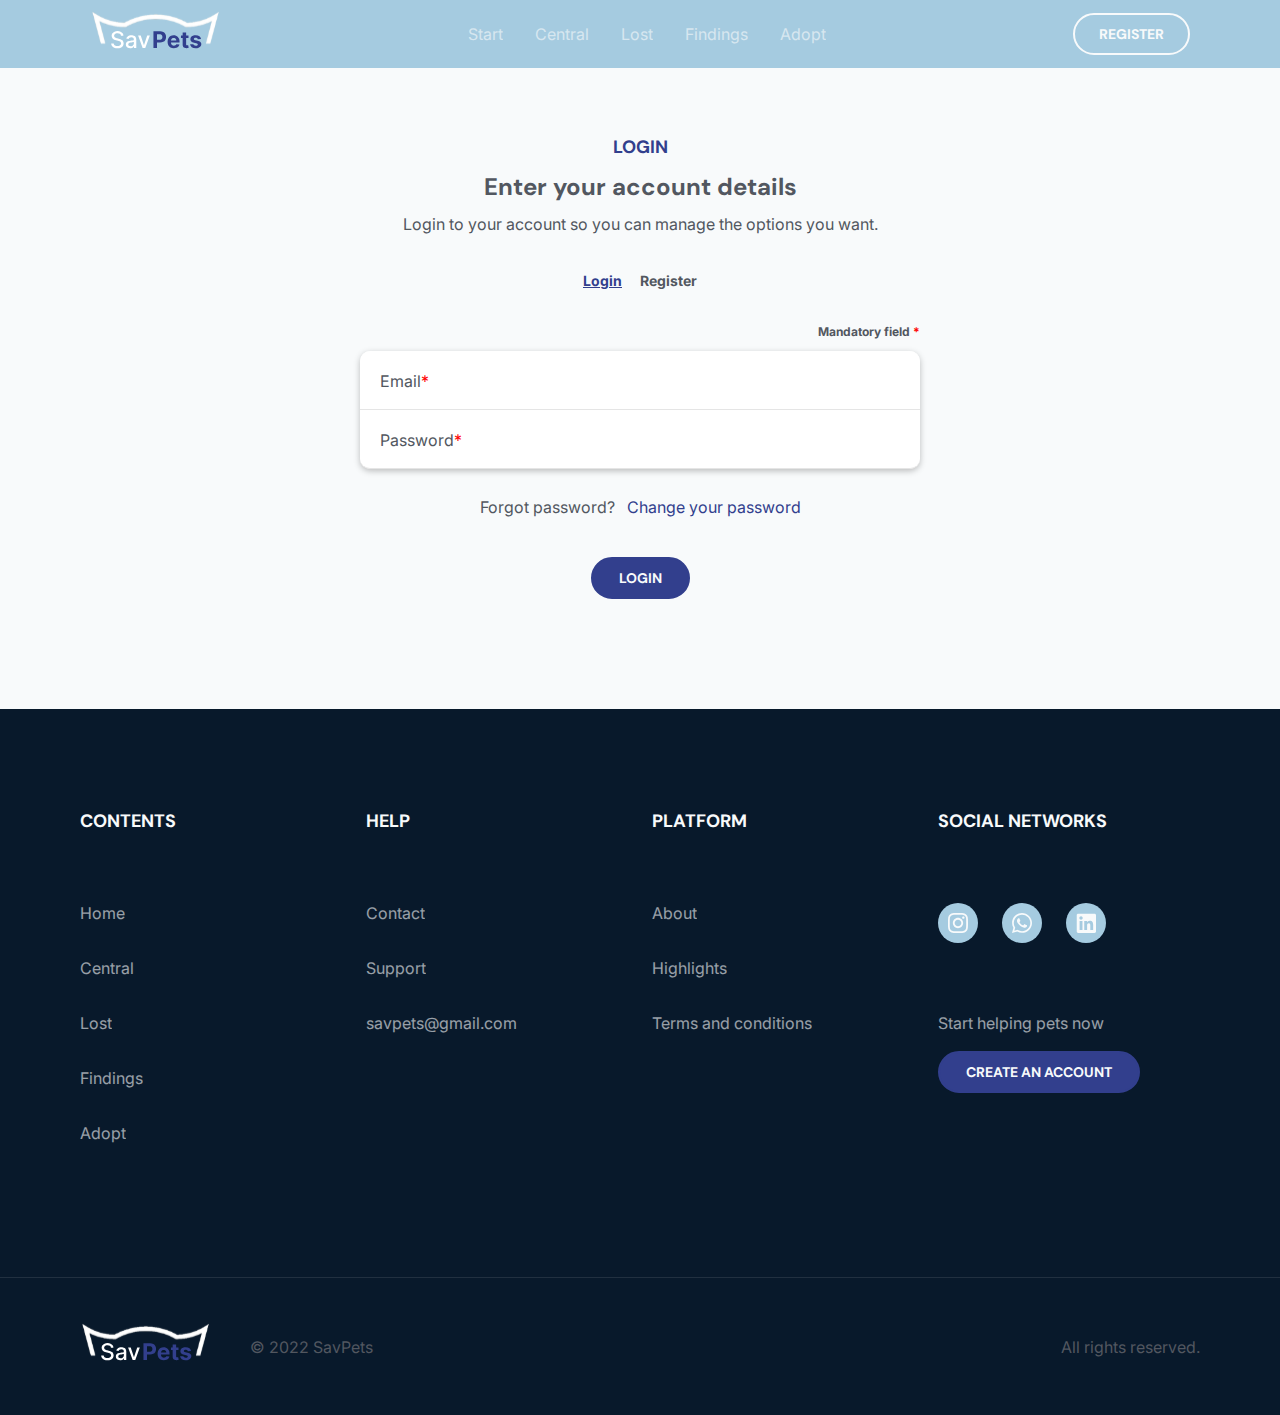
<file: login.html>
<!DOCTYPE html>
<html lang="en">
<head>
	<meta charset="UTF-8">
	<meta name="viewport" content="width=device-width, initial-scale=1.0">
	<link rel="stylesheet" href="css/login.css">
	<link rel="short icon" href="img/logo/logo.svg">
	<title>SavPets | Register</title>
</head>
<body>
	<header class="center-header">
<div class="container _container-header">
	<div class="nav-header">
		<a href="index.html" class="nav-header__logo-wrapper">
			<svg width="130" height="43" viewBox="0 0 130 43" fill="none" xmlns="http://www.w3.org/2000/svg" xmlns:xlink="http://www.w3.org/1999/xlink">
<rect width="130" height="33.4559" fill="url(#pattern0)"/>
<path d="M63.4538 37V20.2727H70.0533C71.322 20.2727 72.4028 20.515 73.2958 20.9996C74.1888 21.4788 74.8694 22.1458 75.3377 23.0007C75.8114 23.8501 76.0483 24.8303 76.0483 25.9411C76.0483 27.0518 75.8087 28.032 75.3295 28.8814C74.8504 29.7308 74.1561 30.3924 73.2468 30.8661C72.3429 31.3398 71.2485 31.5767 69.9634 31.5767H65.7571V28.7425H69.3917C70.0723 28.7425 70.6332 28.6255 71.0742 28.3913C71.5207 28.1518 71.8529 27.8223 72.0707 27.4031C72.2939 26.9783 72.4055 26.491 72.4055 25.9411C72.4055 25.3857 72.2939 24.901 72.0707 24.4872C71.8529 24.0679 71.5207 23.744 71.0742 23.5153C70.6277 23.2811 70.0614 23.1641 69.3754 23.1641H66.9904V37H63.4538ZM83.7953 37.245C82.5048 37.245 81.394 36.9837 80.4629 36.4609C79.5372 35.9328 78.8239 35.1868 78.323 34.223C77.822 33.2538 77.5716 32.1076 77.5716 30.7844C77.5716 29.494 77.822 28.3614 78.323 27.3867C78.8239 26.4121 79.5291 25.6525 80.4384 25.108C81.3532 24.5634 82.4258 24.2912 83.6564 24.2912C84.4841 24.2912 85.2546 24.4246 85.9679 24.6914C86.6866 24.9528 87.3128 25.3475 87.8464 25.8757C88.3855 26.4039 88.8047 27.0682 89.1042 27.8686C89.4037 28.6636 89.5534 29.5947 89.5534 30.6619V31.6175H78.96V29.4613H86.2782C86.2782 28.9603 86.1693 28.5166 85.9515 28.13C85.7337 27.7434 85.4315 27.4412 85.0449 27.2234C84.6638 27.0001 84.22 26.8885 83.7136 26.8885C83.1854 26.8885 82.7172 27.011 82.3088 27.256C81.9058 27.4956 81.59 27.8196 81.3613 28.228C81.1326 28.6309 81.0156 29.0801 81.0101 29.5756V31.6257C81.0101 32.2464 81.1245 32.7828 81.3532 33.2347C81.5873 33.6867 81.9167 34.0352 82.3414 34.2802C82.7662 34.5252 83.2698 34.6477 83.8525 34.6477C84.2391 34.6477 84.593 34.5933 84.9142 34.4844C85.2355 34.3755 85.5105 34.2121 85.7392 33.9943C85.9679 33.7765 86.1421 33.5097 86.2619 33.1939L89.4799 33.4062C89.3166 34.1795 88.9817 34.8546 88.4753 35.4318C87.9744 36.0036 87.3264 36.45 86.5314 36.7713C85.7419 37.0871 84.8298 37.245 83.7953 37.245ZM98.497 24.4545V27.0682H90.9419V24.4545H98.497ZM92.6571 21.4489H96.1365V33.1449C96.1365 33.4661 96.1855 33.7166 96.2836 33.8963C96.3816 34.0705 96.5177 34.1931 96.6919 34.2638C96.8716 34.3346 97.0785 34.37 97.3127 34.37C97.476 34.37 97.6394 34.3564 97.8027 34.3292C97.9661 34.2965 98.0913 34.272 98.1784 34.2557L98.7257 36.8448C98.5514 36.8993 98.3064 36.9619 97.9906 37.0327C97.6748 37.1089 97.2909 37.1552 96.839 37.1715C96.0004 37.2042 95.2653 37.0926 94.6337 36.8366C94.0075 36.5807 93.5202 36.1832 93.1717 35.6442C92.8232 35.1051 92.6517 34.4245 92.6571 33.6023V21.4489ZM111.044 28.032L107.859 28.228C107.805 27.9557 107.688 27.7107 107.508 27.4929C107.328 27.2696 107.091 27.0927 106.797 26.962C106.509 26.8259 106.163 26.7578 105.76 26.7578C105.221 26.7578 104.766 26.8722 104.396 27.1009C104.026 27.3241 103.841 27.6236 103.841 27.9993C103.841 28.2988 103.96 28.552 104.2 28.7589C104.44 28.9658 104.851 29.1319 105.433 29.2571L107.704 29.7145C108.924 29.965 109.833 30.3679 110.432 30.9233C111.031 31.4787 111.33 32.2083 111.33 33.1122C111.33 33.9344 111.088 34.6559 110.603 35.2766C110.124 35.8974 109.465 36.382 108.627 36.7305C107.794 37.0735 106.833 37.245 105.744 37.245C104.083 37.245 102.76 36.8993 101.774 36.2077C100.794 35.5108 100.22 34.5633 100.051 33.3654L103.473 33.1857C103.577 33.6921 103.827 34.0787 104.225 34.3455C104.622 34.6069 105.131 34.7376 105.752 34.7376C106.362 34.7376 106.852 34.6205 107.222 34.3864C107.598 34.1468 107.788 33.8391 107.794 33.4634C107.788 33.1476 107.655 32.889 107.394 32.6875C107.132 32.4806 106.729 32.3227 106.185 32.2138L104.012 31.7809C102.787 31.5359 101.875 31.1112 101.276 30.5067C100.682 29.9023 100.386 29.1319 100.386 28.1953C100.386 27.3894 100.604 26.6952 101.039 26.1126C101.48 25.5299 102.098 25.0807 102.893 24.7649C103.694 24.4491 104.63 24.2912 105.703 24.2912C107.287 24.2912 108.534 24.6261 109.444 25.2958C110.358 25.9656 110.892 26.8776 111.044 28.032Z" fill="#323F8D"/>
<path d="M30.9609 24.6669C30.8738 23.8937 30.5144 23.2947 29.8828 22.87C29.2512 22.4399 28.4562 22.2248 27.4979 22.2248C26.8118 22.2248 26.2183 22.3337 25.7173 22.5515C25.2164 22.7638 24.8271 23.0579 24.5494 23.4336C24.2771 23.8039 24.141 24.2259 24.141 24.6996C24.141 25.0971 24.2335 25.4401 24.4187 25.7287C24.6093 26.0173 24.857 26.2596 25.1619 26.4556C25.4723 26.6462 25.8045 26.8068 26.1584 26.9375C26.5123 27.0627 26.8526 27.1662 27.1793 27.2479L28.8129 27.6726C29.3465 27.8033 29.8937 27.9802 30.4545 28.2035C31.0154 28.4267 31.5354 28.7208 32.0146 29.0856C32.4937 29.4504 32.8803 29.9023 33.1744 30.4414C33.4738 30.9805 33.6236 31.6257 33.6236 32.3771C33.6236 33.3246 33.3786 34.1658 32.8885 34.9009C32.4039 35.636 31.6987 36.2159 30.7731 36.6406C29.8529 37.0653 28.7393 37.2777 27.4325 37.2777C26.1802 37.2777 25.0966 37.079 24.1818 36.6815C23.267 36.284 22.551 35.7204 22.0337 34.9908C21.5165 34.2557 21.2306 33.3845 21.1761 32.3771H23.7081C23.7571 32.9815 23.9531 33.4852 24.2962 33.8881C24.6446 34.2856 25.0884 34.5824 25.6275 34.7784C26.172 34.969 26.7682 35.0643 27.4162 35.0643C28.1295 35.0643 28.7638 34.9527 29.3192 34.7294C29.8801 34.5007 30.3211 34.1849 30.6424 33.782C30.9637 33.3736 31.1243 32.8971 31.1243 32.3526C31.1243 31.8571 30.9827 31.4515 30.6996 31.1357C30.4219 30.8198 30.0434 30.5585 29.5643 30.3516C29.0906 30.1446 28.5542 29.9622 27.9553 29.8043L25.9787 29.2653C24.6392 28.9004 23.5774 28.3641 22.7933 27.6562C22.0147 26.9484 21.6254 26.0118 21.6254 24.8466C21.6254 23.8828 21.8867 23.0415 22.4094 22.3228C22.9322 21.604 23.64 21.0459 24.533 20.6484C25.426 20.2455 26.4334 20.044 27.555 20.044C28.6876 20.044 29.6868 20.2428 30.5526 20.6403C31.4238 21.0378 32.1098 21.585 32.6108 22.282C33.1117 22.9735 33.3731 23.7685 33.3949 24.6669H30.9609ZM40.0944 37.2777C39.2994 37.2777 38.5806 37.1307 37.9381 36.8366C37.2956 36.5372 36.7865 36.1043 36.4108 35.538C36.0405 34.9717 35.8554 34.2775 35.8554 33.4553C35.8554 32.7474 35.9915 32.1648 36.2638 31.7074C36.536 31.25 36.9036 30.8879 37.3664 30.6211C37.8292 30.3543 38.3465 30.1528 38.9182 30.0167C39.49 29.8806 40.0726 29.7771 40.6661 29.7063C41.4175 29.6192 42.0274 29.5484 42.4957 29.494C42.9639 29.4341 43.3042 29.3388 43.5166 29.2081C43.729 29.0774 43.8351 28.8651 43.8351 28.571V28.5138C43.8351 27.8005 43.6337 27.2479 43.2307 26.8558C42.8332 26.4638 42.2397 26.2678 41.4502 26.2678C40.628 26.2678 39.98 26.4502 39.5063 26.815C39.038 27.1744 38.714 27.5746 38.5344 28.0156L36.2393 27.4929C36.5115 26.7306 36.909 26.1153 37.4317 25.647C37.9599 25.1733 38.567 24.8303 39.2531 24.6179C39.9392 24.4001 40.6607 24.2912 41.4175 24.2912C41.9185 24.2912 42.4494 24.3511 43.0102 24.4709C43.5765 24.5852 44.1047 24.7976 44.5947 25.108C45.0902 25.4183 45.4959 25.8621 45.8117 26.4393C46.1275 27.011 46.2854 27.7543 46.2854 28.669V37H43.9005V35.2848H43.8025C43.6446 35.6006 43.4077 35.911 43.0919 36.2159C42.7761 36.5208 42.3704 36.774 41.8749 36.9755C41.3794 37.177 40.7859 37.2777 40.0944 37.2777ZM40.6253 35.3175C41.3005 35.3175 41.8776 35.1841 42.3568 34.9173C42.8414 34.6504 43.209 34.302 43.4594 33.8718C43.7153 33.4362 43.8433 32.9706 43.8433 32.4751V30.858C43.7562 30.9451 43.5874 31.0268 43.3369 31.103C43.0919 31.1738 42.8115 31.2364 42.4957 31.2908C42.1798 31.3398 41.8722 31.3861 41.5727 31.4297C41.2732 31.4678 41.0228 31.5005 40.8213 31.5277C40.3476 31.5876 39.9147 31.6883 39.5226 31.8299C39.136 31.9715 38.8257 32.1757 38.5915 32.4425C38.3628 32.7038 38.2485 33.0523 38.2485 33.4879C38.2485 34.0923 38.4717 34.5497 38.9182 34.8601C39.3647 35.165 39.9337 35.3175 40.6253 35.3175ZM59.8212 24.4545L55.2718 37H52.6582L48.1007 24.4545H50.7225L53.8997 34.1087H54.0304L57.1994 24.4545H59.8212Z" fill="white"/>
<defs>
<pattern id="pattern0" patternContentUnits="objectBoundingBox" width="1" height="1">
<use xlink:href="#image0_24_4" transform="scale(0.00245098 0.00952381)"/>
</pattern>
<image id="image0_24_4" width="408" height="105" xlink:href="[data-uri]"/>
</defs>
</svg>
		</a>
		<ul id="nav-menu" class="nav-header__list">
			<li class="nav-header__item"><a href="index.html" class="nav-header__link">Start</a></li>
			<li class="nav-header__item"><a href="center.html" class="nav-header__link">Central</a></li>
			<li class="nav-header__item"><a href="lost.html" class="nav-header__link">Lost</a></li>
			<li class="nav-header__item"><a href="#" class="nav-header__link">Findings</a></li>
			<li class="nav-header__item"><a href="#" class="nav-header__link">Adopt</a></li>
			<a href="reg-main.html" class="nav-header__btn _btn">Register</a>
		</ul>
		<a href="reg-main.html" class="nav-header__btn _btn">Register</a>
		<button class="burger-btn"><span></span></button>
	</div>
</div>	</header>
	<main>
		<section class="login">
			<div class="container">
				<div class="login__wrapper">
					<div class="login__subtitle">LOGIN</div>
					<div class="login__title">Enter your account details</div>
					<div class="login__desc">Login to your account so you can manage the options you want.</div>
					<div class="login__links">
						<div class="login__link">Login</div>
						<a href="reg-main.html" class="login__link">Register</a>
					</div>
					<form action="#" class="login__form form-login">
						<div class="form-login__tip">Mandatory field <span class="req">*</span></div>
						<div class="form-login__block">
							<div class="form-login__item">
								<input id="email" name="email" type="email" class="form-login__input" data-validate-field="email">
								<label for="email" class="form-login__label">Email<span class="req">*</span></label>
							</div>
							<div class="form-login__item">
								<input id="password" name="password" type="password" class="form-login__input" data-validate-field="password">
								<label for="password" class="form-login__label">Password<span class="req">*</span></label>
							</div>
						</div>
						<div class="form-login__login-block">
							<span>Forgot password?</span>
							<a href="change-pass.html">Change your password</a>
						</div>
						<button type="submit" class="form-login__btn _btn">LOGIN</button>
					</form>
				</div>
			</div>
		</section>
	</main>
	<footer>
<div class="container">
	<div class="footer__wrapper">
		<div class="footer__grid grid-footer">
			<div class="grid-footer__item item-footer">
				<div class="item-footer__title">CONTENTS</div>
				<ul class="item-footer__list">
					<li class="item-footer__item"><a href="index.html" class="item-footer__link">Home</a></li>
					<li class="item-footer__item"><a href="center.html" class="item-footer__link">Central</a></li>
					<li class="item-footer__item"><a href="lost.html" class="item-footer__link">Lost</a></li>
					<li class="item-footer__item"><a href="#" class="item-footer__link">Findings</a></li>
					<li class="item-footer__item"><a href="#" class="item-footer__link">Adopt</a></li>
				</ul>
			</div>
			<div class="grid-footer__item item-footer">
				<div class="item-footer__title">HELP</div>
				<ul class="item-footer__list">
					<li class="item-footer__item"><a href="#" class="item-footer__link">Contact</a></li>
					<li class="item-footer__item"><a href="#" class="item-footer__link">Support</a></li>
					<li class="item-footer__item"><a href="mailto:savpets@gmail.com" class="item-footer__link">savpets@gmail.com</a></li>
				</ul>
			</div>
			<div class="grid-footer__item item-footer">
				<div class="item-footer__title">PLATFORM</div>
				<ul class="item-footer__list">
					<li class="item-footer__item"><a href="#" class="item-footer__link">About</a></li>
					<li class="item-footer__item"><a href="#" class="item-footer__link">Highlights</a></li>
					<li class="item-footer__item"><a href="#" class="item-footer__link">Terms and conditions</a></li>
				</ul>
			</div>
			<div class="grid-footer__item item-footer">
				<div class="item-footer__title">SOCIAL NETWORKS</div>
				<ul class="item-footer__social-media">
					<li class="item-footer__item"><a href="#" class="item-footer__link">
						<svg width="20" height="20" viewBox="0 0 24 24" fill="none" xmlns="http://www.w3.org/2000/svg">
<path d="M12 0C8.74 0 8.333 0.015 7.053 0.072C5.775 0.132 4.905 0.333 4.14 0.63C3.351 0.936 2.681 1.347 2.014 2.014C1.347 2.681 0.935 3.35 0.63 4.14C0.333 4.905 0.131 5.775 0.072 7.053C0.012 8.333 0 8.74 0 12C0 15.26 0.015 15.667 0.072 16.947C0.132 18.224 0.333 19.095 0.63 19.86C0.936 20.648 1.347 21.319 2.014 21.986C2.681 22.652 3.35 23.065 4.14 23.37C4.906 23.666 5.776 23.869 7.053 23.928C8.333 23.988 8.74 24 12 24C15.26 24 15.667 23.985 16.947 23.928C18.224 23.868 19.095 23.666 19.86 23.37C20.648 23.064 21.319 22.652 21.986 21.986C22.652 21.319 23.065 20.651 23.37 19.86C23.666 19.095 23.869 18.224 23.928 16.947C23.988 15.667 24 15.26 24 12C24 8.74 23.985 8.333 23.928 7.053C23.868 5.776 23.666 4.904 23.37 4.14C23.064 3.351 22.652 2.681 21.986 2.014C21.319 1.347 20.651 0.935 19.86 0.63C19.095 0.333 18.224 0.131 16.947 0.072C15.667 0.012 15.26 0 12 0ZM12 2.16C15.203 2.16 15.585 2.176 16.85 2.231C18.02 2.286 18.655 2.48 19.077 2.646C19.639 2.863 20.037 3.123 20.459 3.542C20.878 3.962 21.138 4.361 21.355 4.923C21.519 5.345 21.715 5.98 21.768 7.15C21.825 8.416 21.838 8.796 21.838 12C21.838 15.204 21.823 15.585 21.764 16.85C21.703 18.02 21.508 18.655 21.343 19.077C21.119 19.639 20.864 20.037 20.444 20.459C20.025 20.878 19.62 21.138 19.064 21.355C18.644 21.519 17.999 21.715 16.829 21.768C15.555 21.825 15.18 21.838 11.97 21.838C8.759 21.838 8.384 21.823 7.111 21.764C5.94 21.703 5.295 21.508 4.875 21.343C4.306 21.119 3.915 20.864 3.496 20.444C3.075 20.025 2.806 19.62 2.596 19.064C2.431 18.644 2.237 17.999 2.176 16.829C2.131 15.569 2.115 15.18 2.115 11.985C2.115 8.789 2.131 8.399 2.176 7.124C2.237 5.954 2.431 5.31 2.596 4.89C2.806 4.32 3.075 3.93 3.496 3.509C3.915 3.09 4.306 2.82 4.875 2.611C5.295 2.445 5.926 2.25 7.096 2.19C8.371 2.145 8.746 2.13 11.955 2.13L12 2.16ZM12 5.838C8.595 5.838 5.838 8.598 5.838 12C5.838 15.405 8.598 18.162 12 18.162C15.405 18.162 18.162 15.402 18.162 12C18.162 8.595 15.402 5.838 12 5.838ZM12 16C9.79 16 8 14.21 8 12C8 9.79 9.79 8 12 8C14.21 8 16 9.79 16 12C16 14.21 14.21 16 12 16ZM19.846 5.595C19.846 6.39 19.2 7.035 18.406 7.035C17.611 7.035 16.966 6.389 16.966 5.595C16.966 4.801 17.612 4.156 18.406 4.156C19.199 4.155 19.846 4.801 19.846 5.595Z" fill="white"/>
</svg>
					</a></li>
					<li class="item-footer__item"><a href="#" class="item-footer__link">
						<svg width="20" height="20" viewBox="0 0 20 20" fill="none" xmlns="http://www.w3.org/2000/svg">
<path d="M17.0045 2.90625C15.1339 1.03125 12.6429 0 9.99554 0C4.53125 0 0.0848214 4.44643 0.0848214 9.91071C0.0848214 11.6562 0.540179 13.3616 1.40625 14.8661L0 20L5.25446 18.6205C6.70089 19.4107 8.33036 19.8259 9.99107 19.8259H9.99554C15.4554 19.8259 20 15.3795 20 9.91518C20 7.26786 18.875 4.78125 17.0045 2.90625ZM9.99554 18.1563C8.51339 18.1563 7.0625 17.7589 5.79911 17.0089L5.5 16.8304L2.38393 17.6473L3.21429 14.6071L3.01786 14.2946C2.19196 12.9821 1.75893 11.4688 1.75893 9.91071C1.75893 5.37054 5.45536 1.67411 10 1.67411C12.2009 1.67411 14.2679 2.53125 15.8214 4.08929C17.375 5.64732 18.3304 7.71429 18.3259 9.91518C18.3259 14.4598 14.5357 18.1563 9.99554 18.1563ZM14.5134 11.9866C14.2679 11.8616 13.0491 11.2634 12.8214 11.183C12.5938 11.0982 12.4286 11.058 12.2634 11.308C12.0982 11.558 11.625 12.1116 11.4777 12.2813C11.3348 12.4464 11.1875 12.4688 10.942 12.3438C9.48661 11.6161 8.53125 11.0446 7.57143 9.39732C7.31696 8.95982 7.82589 8.99107 8.29911 8.04464C8.37946 7.87946 8.33929 7.73661 8.27679 7.61161C8.21429 7.48661 7.71875 6.26786 7.51339 5.77232C7.3125 5.29018 7.10714 5.35714 6.95536 5.34821C6.8125 5.33929 6.64732 5.33929 6.48214 5.33929C6.31696 5.33929 6.04911 5.40179 5.82143 5.64732C5.59375 5.89732 4.95536 6.49554 4.95536 7.71429C4.95536 8.93304 5.84375 10.1116 5.96429 10.2768C6.08929 10.442 7.70982 12.942 10.1964 14.0179C11.7679 14.6964 12.3839 14.7545 13.1696 14.6384C13.6473 14.567 14.6339 14.0402 14.8393 13.4598C15.0446 12.8795 15.0446 12.3839 14.9821 12.2813C14.9241 12.1696 14.7589 12.1071 14.5134 11.9866Z" fill="white"/>
</svg>
					</a></li>
					<li class="item-footer__item"><a href="#" class="item-footer__link">
						<svg width="20" height="20" viewBox="0 0 15 15" fill="none" xmlns="http://www.w3.org/2000/svg">
<path d="M13.9309 0.498535H1.62207C1.03244 0.498535 0.555664 0.96403 0.555664 1.53955V13.8991C0.555664 14.4747 1.03244 14.943 1.62207 14.943H13.9309C14.5205 14.943 15.0001 14.4747 15.0001 13.902V1.53955C15.0001 0.96403 14.5205 0.498535 13.9309 0.498535ZM4.84104 12.8073H2.69694V5.91238H4.84104V12.8073ZM3.76899 4.97293C3.08062 4.97293 2.52485 4.41715 2.52485 3.73161C2.52485 3.04606 3.08062 2.49029 3.76899 2.49029C4.45454 2.49029 5.01031 3.04606 5.01031 3.73161C5.01031 4.41433 4.45454 4.97293 3.76899 4.97293ZM12.8645 12.8073H10.7232V9.45578C10.7232 8.65739 10.7091 7.62766 9.60883 7.62766C8.49447 7.62766 8.3252 8.4994 8.3252 9.39936V12.8073H6.18674V5.91238H8.24056V6.85466H8.26877C8.55371 6.31299 9.25337 5.74029 10.2944 5.74029C12.4639 5.74029 12.8645 7.16781 12.8645 9.02414V12.8073V12.8073Z" fill="white"/>
</svg>
					</a></li>
				</ul>
				<div class="item-footer__start">
					<span>Start helping pets now</span>
					<a href="reg-main.html" class="item-footer__start-btn _btn">CREATE AN ACCOUNT</a>
				</div>
			</div>
		</div>
		<div class="footer__bottom bottom-footer">
			<div class="bottom-footer__left">
				<a href="index.html" class="bottom-footer__logo-wrapper"><img src="img/logo/logo.svg" alt="" class="bottom-footer__logo"></a>
				<div class="bottom-footer__copyright">© 2022 SavPets</div>
			</div>
			<div class="bottom-footer__right">
				<span>All rights reserved.</span>
			</div>
		</div>
	</div>
</div>	</footer>
	<script src="js/login.js"></script>
</body>
</html>
</file>
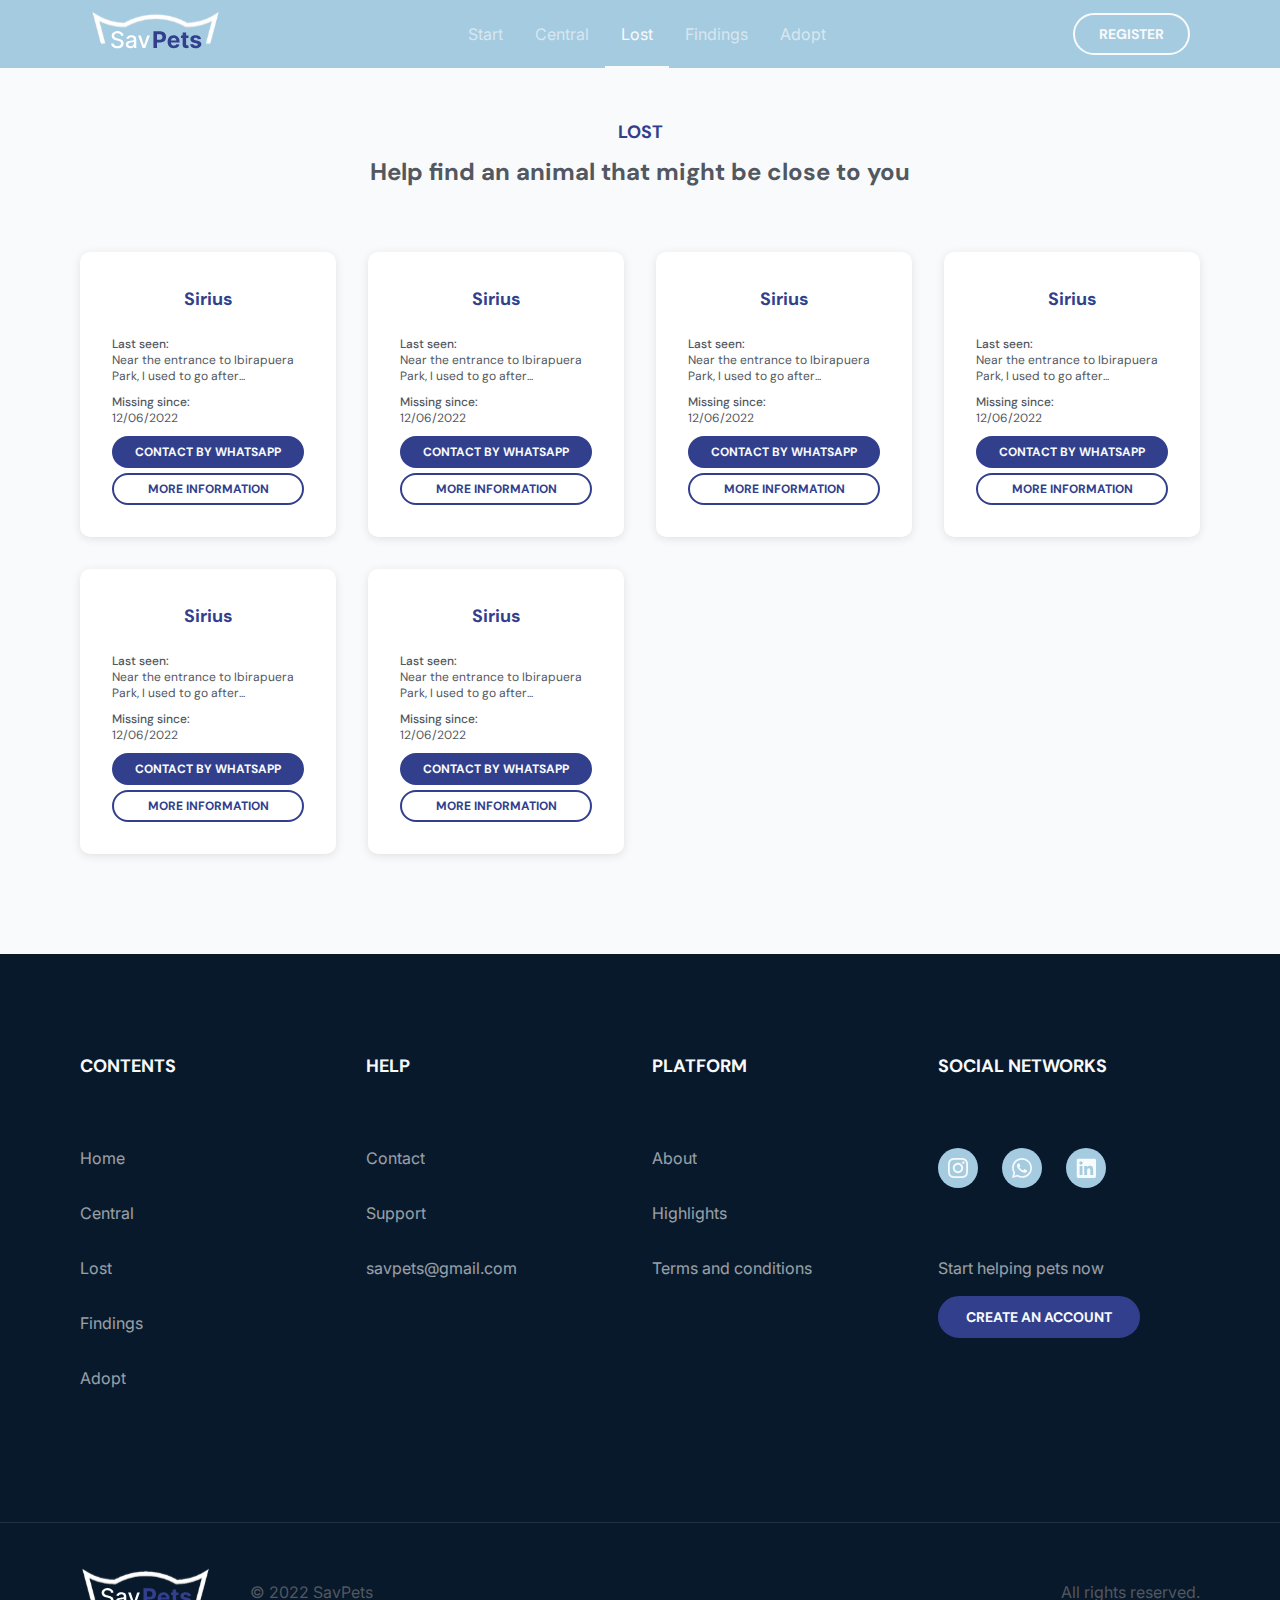
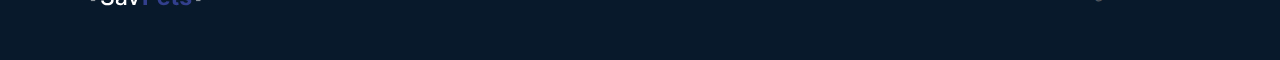
<file: lost.html>
<!DOCTYPE html>
<html lang="en">
<head>
	<meta charset="UTF-8">
	<meta name="viewport" content="width=device-width, initial-scale=1.0">
	<link rel="stylesheet" href="css/lost.css">
	<link rel="short icon" href="img/logo/logo.svg">
	<title>SavPets | Lost</title>
</head>
<body>
	<header class="center-header">
<div class="container _container-header">
	<div class="nav-header">
		<a href="index.html" class="nav-header__logo-wrapper">
			<svg width="130" height="43" viewBox="0 0 130 43" fill="none" xmlns="http://www.w3.org/2000/svg" xmlns:xlink="http://www.w3.org/1999/xlink">
<rect width="130" height="33.4559" fill="url(#pattern0)"/>
<path d="M63.4538 37V20.2727H70.0533C71.322 20.2727 72.4028 20.515 73.2958 20.9996C74.1888 21.4788 74.8694 22.1458 75.3377 23.0007C75.8114 23.8501 76.0483 24.8303 76.0483 25.9411C76.0483 27.0518 75.8087 28.032 75.3295 28.8814C74.8504 29.7308 74.1561 30.3924 73.2468 30.8661C72.3429 31.3398 71.2485 31.5767 69.9634 31.5767H65.7571V28.7425H69.3917C70.0723 28.7425 70.6332 28.6255 71.0742 28.3913C71.5207 28.1518 71.8529 27.8223 72.0707 27.4031C72.2939 26.9783 72.4055 26.491 72.4055 25.9411C72.4055 25.3857 72.2939 24.901 72.0707 24.4872C71.8529 24.0679 71.5207 23.744 71.0742 23.5153C70.6277 23.2811 70.0614 23.1641 69.3754 23.1641H66.9904V37H63.4538ZM83.7953 37.245C82.5048 37.245 81.394 36.9837 80.4629 36.4609C79.5372 35.9328 78.8239 35.1868 78.323 34.223C77.822 33.2538 77.5716 32.1076 77.5716 30.7844C77.5716 29.494 77.822 28.3614 78.323 27.3867C78.8239 26.4121 79.5291 25.6525 80.4384 25.108C81.3532 24.5634 82.4258 24.2912 83.6564 24.2912C84.4841 24.2912 85.2546 24.4246 85.9679 24.6914C86.6866 24.9528 87.3128 25.3475 87.8464 25.8757C88.3855 26.4039 88.8047 27.0682 89.1042 27.8686C89.4037 28.6636 89.5534 29.5947 89.5534 30.6619V31.6175H78.96V29.4613H86.2782C86.2782 28.9603 86.1693 28.5166 85.9515 28.13C85.7337 27.7434 85.4315 27.4412 85.0449 27.2234C84.6638 27.0001 84.22 26.8885 83.7136 26.8885C83.1854 26.8885 82.7172 27.011 82.3088 27.256C81.9058 27.4956 81.59 27.8196 81.3613 28.228C81.1326 28.6309 81.0156 29.0801 81.0101 29.5756V31.6257C81.0101 32.2464 81.1245 32.7828 81.3532 33.2347C81.5873 33.6867 81.9167 34.0352 82.3414 34.2802C82.7662 34.5252 83.2698 34.6477 83.8525 34.6477C84.2391 34.6477 84.593 34.5933 84.9142 34.4844C85.2355 34.3755 85.5105 34.2121 85.7392 33.9943C85.9679 33.7765 86.1421 33.5097 86.2619 33.1939L89.4799 33.4062C89.3166 34.1795 88.9817 34.8546 88.4753 35.4318C87.9744 36.0036 87.3264 36.45 86.5314 36.7713C85.7419 37.0871 84.8298 37.245 83.7953 37.245ZM98.497 24.4545V27.0682H90.9419V24.4545H98.497ZM92.6571 21.4489H96.1365V33.1449C96.1365 33.4661 96.1855 33.7166 96.2836 33.8963C96.3816 34.0705 96.5177 34.1931 96.6919 34.2638C96.8716 34.3346 97.0785 34.37 97.3127 34.37C97.476 34.37 97.6394 34.3564 97.8027 34.3292C97.9661 34.2965 98.0913 34.272 98.1784 34.2557L98.7257 36.8448C98.5514 36.8993 98.3064 36.9619 97.9906 37.0327C97.6748 37.1089 97.2909 37.1552 96.839 37.1715C96.0004 37.2042 95.2653 37.0926 94.6337 36.8366C94.0075 36.5807 93.5202 36.1832 93.1717 35.6442C92.8232 35.1051 92.6517 34.4245 92.6571 33.6023V21.4489ZM111.044 28.032L107.859 28.228C107.805 27.9557 107.688 27.7107 107.508 27.4929C107.328 27.2696 107.091 27.0927 106.797 26.962C106.509 26.8259 106.163 26.7578 105.76 26.7578C105.221 26.7578 104.766 26.8722 104.396 27.1009C104.026 27.3241 103.841 27.6236 103.841 27.9993C103.841 28.2988 103.96 28.552 104.2 28.7589C104.44 28.9658 104.851 29.1319 105.433 29.2571L107.704 29.7145C108.924 29.965 109.833 30.3679 110.432 30.9233C111.031 31.4787 111.33 32.2083 111.33 33.1122C111.33 33.9344 111.088 34.6559 110.603 35.2766C110.124 35.8974 109.465 36.382 108.627 36.7305C107.794 37.0735 106.833 37.245 105.744 37.245C104.083 37.245 102.76 36.8993 101.774 36.2077C100.794 35.5108 100.22 34.5633 100.051 33.3654L103.473 33.1857C103.577 33.6921 103.827 34.0787 104.225 34.3455C104.622 34.6069 105.131 34.7376 105.752 34.7376C106.362 34.7376 106.852 34.6205 107.222 34.3864C107.598 34.1468 107.788 33.8391 107.794 33.4634C107.788 33.1476 107.655 32.889 107.394 32.6875C107.132 32.4806 106.729 32.3227 106.185 32.2138L104.012 31.7809C102.787 31.5359 101.875 31.1112 101.276 30.5067C100.682 29.9023 100.386 29.1319 100.386 28.1953C100.386 27.3894 100.604 26.6952 101.039 26.1126C101.48 25.5299 102.098 25.0807 102.893 24.7649C103.694 24.4491 104.63 24.2912 105.703 24.2912C107.287 24.2912 108.534 24.6261 109.444 25.2958C110.358 25.9656 110.892 26.8776 111.044 28.032Z" fill="#323F8D"/>
<path d="M30.9609 24.6669C30.8738 23.8937 30.5144 23.2947 29.8828 22.87C29.2512 22.4399 28.4562 22.2248 27.4979 22.2248C26.8118 22.2248 26.2183 22.3337 25.7173 22.5515C25.2164 22.7638 24.8271 23.0579 24.5494 23.4336C24.2771 23.8039 24.141 24.2259 24.141 24.6996C24.141 25.0971 24.2335 25.4401 24.4187 25.7287C24.6093 26.0173 24.857 26.2596 25.1619 26.4556C25.4723 26.6462 25.8045 26.8068 26.1584 26.9375C26.5123 27.0627 26.8526 27.1662 27.1793 27.2479L28.8129 27.6726C29.3465 27.8033 29.8937 27.9802 30.4545 28.2035C31.0154 28.4267 31.5354 28.7208 32.0146 29.0856C32.4937 29.4504 32.8803 29.9023 33.1744 30.4414C33.4738 30.9805 33.6236 31.6257 33.6236 32.3771C33.6236 33.3246 33.3786 34.1658 32.8885 34.9009C32.4039 35.636 31.6987 36.2159 30.7731 36.6406C29.8529 37.0653 28.7393 37.2777 27.4325 37.2777C26.1802 37.2777 25.0966 37.079 24.1818 36.6815C23.267 36.284 22.551 35.7204 22.0337 34.9908C21.5165 34.2557 21.2306 33.3845 21.1761 32.3771H23.7081C23.7571 32.9815 23.9531 33.4852 24.2962 33.8881C24.6446 34.2856 25.0884 34.5824 25.6275 34.7784C26.172 34.969 26.7682 35.0643 27.4162 35.0643C28.1295 35.0643 28.7638 34.9527 29.3192 34.7294C29.8801 34.5007 30.3211 34.1849 30.6424 33.782C30.9637 33.3736 31.1243 32.8971 31.1243 32.3526C31.1243 31.8571 30.9827 31.4515 30.6996 31.1357C30.4219 30.8198 30.0434 30.5585 29.5643 30.3516C29.0906 30.1446 28.5542 29.9622 27.9553 29.8043L25.9787 29.2653C24.6392 28.9004 23.5774 28.3641 22.7933 27.6562C22.0147 26.9484 21.6254 26.0118 21.6254 24.8466C21.6254 23.8828 21.8867 23.0415 22.4094 22.3228C22.9322 21.604 23.64 21.0459 24.533 20.6484C25.426 20.2455 26.4334 20.044 27.555 20.044C28.6876 20.044 29.6868 20.2428 30.5526 20.6403C31.4238 21.0378 32.1098 21.585 32.6108 22.282C33.1117 22.9735 33.3731 23.7685 33.3949 24.6669H30.9609ZM40.0944 37.2777C39.2994 37.2777 38.5806 37.1307 37.9381 36.8366C37.2956 36.5372 36.7865 36.1043 36.4108 35.538C36.0405 34.9717 35.8554 34.2775 35.8554 33.4553C35.8554 32.7474 35.9915 32.1648 36.2638 31.7074C36.536 31.25 36.9036 30.8879 37.3664 30.6211C37.8292 30.3543 38.3465 30.1528 38.9182 30.0167C39.49 29.8806 40.0726 29.7771 40.6661 29.7063C41.4175 29.6192 42.0274 29.5484 42.4957 29.494C42.9639 29.4341 43.3042 29.3388 43.5166 29.2081C43.729 29.0774 43.8351 28.8651 43.8351 28.571V28.5138C43.8351 27.8005 43.6337 27.2479 43.2307 26.8558C42.8332 26.4638 42.2397 26.2678 41.4502 26.2678C40.628 26.2678 39.98 26.4502 39.5063 26.815C39.038 27.1744 38.714 27.5746 38.5344 28.0156L36.2393 27.4929C36.5115 26.7306 36.909 26.1153 37.4317 25.647C37.9599 25.1733 38.567 24.8303 39.2531 24.6179C39.9392 24.4001 40.6607 24.2912 41.4175 24.2912C41.9185 24.2912 42.4494 24.3511 43.0102 24.4709C43.5765 24.5852 44.1047 24.7976 44.5947 25.108C45.0902 25.4183 45.4959 25.8621 45.8117 26.4393C46.1275 27.011 46.2854 27.7543 46.2854 28.669V37H43.9005V35.2848H43.8025C43.6446 35.6006 43.4077 35.911 43.0919 36.2159C42.7761 36.5208 42.3704 36.774 41.8749 36.9755C41.3794 37.177 40.7859 37.2777 40.0944 37.2777ZM40.6253 35.3175C41.3005 35.3175 41.8776 35.1841 42.3568 34.9173C42.8414 34.6504 43.209 34.302 43.4594 33.8718C43.7153 33.4362 43.8433 32.9706 43.8433 32.4751V30.858C43.7562 30.9451 43.5874 31.0268 43.3369 31.103C43.0919 31.1738 42.8115 31.2364 42.4957 31.2908C42.1798 31.3398 41.8722 31.3861 41.5727 31.4297C41.2732 31.4678 41.0228 31.5005 40.8213 31.5277C40.3476 31.5876 39.9147 31.6883 39.5226 31.8299C39.136 31.9715 38.8257 32.1757 38.5915 32.4425C38.3628 32.7038 38.2485 33.0523 38.2485 33.4879C38.2485 34.0923 38.4717 34.5497 38.9182 34.8601C39.3647 35.165 39.9337 35.3175 40.6253 35.3175ZM59.8212 24.4545L55.2718 37H52.6582L48.1007 24.4545H50.7225L53.8997 34.1087H54.0304L57.1994 24.4545H59.8212Z" fill="white"/>
<defs>
<pattern id="pattern0" patternContentUnits="objectBoundingBox" width="1" height="1">
<use xlink:href="#image0_24_4" transform="scale(0.00245098 0.00952381)"/>
</pattern>
<image id="image0_24_4" width="408" height="105" xlink:href="[data-uri]"/>
</defs>
</svg>
		</a>
		<ul id="nav-menu" class="nav-header__list">
			<li class="nav-header__item"><a href="index.html" class="nav-header__link">Start</a></li>
			<li class="nav-header__item"><a href="center.html" class="nav-header__link">Central</a></li>
			<li class="nav-header__item"><a href="lost.html" class="nav-header__link">Lost</a></li>
			<li class="nav-header__item"><a href="#" class="nav-header__link">Findings</a></li>
			<li class="nav-header__item"><a href="#" class="nav-header__link">Adopt</a></li>
			<a href="reg-main.html" class="nav-header__btn _btn">Register</a>
		</ul>
		<a href="reg-main.html" class="nav-header__btn _btn">Register</a>
		<button class="burger-btn"><span></span></button>
	</div>
</div>	</header>
	<main>
		<section class="center-main">
			<div class="container">
				<div class="center-main__wrapper">
					<div class="center-main__subtitle">LOST</div>
					<div class="center-main__title">Help find an animal that might be close to you</div>
					<div class="center-main__grid grid-center">
						<div class="grid-center__item item-center">
							<div class="item-center__title">Sirius</div>
							<div class="item-center__content">
								<div class="item-center__content-item">
									<div class="item-center__content-item_title">
										Last seen:
									</div>
									<div class="item-center__content-desc">
										Near the entrance to Ibirapuera Park, I used to go after...
									</div>
                                </div>
								<div class="item-center__content-item">
									<div class="item-center__content-item_title">
										Missing since:
									</div>
									<div class="item-center__content-desc">
										12/06/2022
									</div>
                                </div>
							</div>
							<div class="item-center__btns">
								<a href="#" class="item-center__btn _btn">contact by whatsapp</a>
								<button data-btn class="item-center__btn _btn">more information</button>
							</div>
							<div class="item-center__modal modal-item">
								<div class="modal-item__container">
									<button class="modal-item__close-btn"></button>
									<div class="modal-item__header">
										<div class="modal-item__title">Sirius</div>
										<div class="modal-item__btn _btn">contact by whatsapp</div>
									</div>
									<div class="modal-item__content content-modal">
										<div class="content-modal__item item-modal">
											<div class="item-modal__title">Category</div>
											<div class="item-modal__desc">
												Puppy
											</div>
										</div>
										<div class="content-modal__item item-modal">
											<div class="item-modal__title">Breed</div>
											<div class="item-modal__desc">Pitbull</div>
										</div>
										<div class="content-modal__item item-modal">
											<div class="item-modal__title">Missing since</div>
											<div class="item-modal__desc">12/06/2022</div>
										</div>
										<div class="content-modal__item item-modal">
											<div class="item-modal__title">Place last seen</div>
											<div class="item-modal__desc">Close to Ibirapuera Park, I used to go after it by bicycle.</div>
										</div>
										<div class="content-modal__item item-modal">
											<div class="item-modal__title">Description</div>
											<div class="item-modal__desc">This dog is cool, before opting for a breed it is important that you do a thorough research on each one of them. It is also important that you talk to the owners of the breeds to find out what it's like to live with them.</div>
										</div>
									</div>
								</div>
							</div>
						</div>
						<div class="grid-center__item item-center">
							<div class="item-center__title">Sirius</div>
							<div class="item-center__content">
								<div class="item-center__content-item">
									<div class="item-center__content-item_title">
										Last seen:
									</div>
									<div class="item-center__content-desc">
										Near the entrance to Ibirapuera Park, I used to go after...
									</div>
                                </div>
								<div class="item-center__content-item">
									<div class="item-center__content-item_title">
										Missing since:
									</div>
									<div class="item-center__content-desc">
										12/06/2022
									</div>
                                </div>
							</div>
							<div class="item-center__btns">
								<a href="#" class="item-center__btn _btn">contact by whatsapp</a>
								<button data-btn class="item-center__btn _btn">more information</button>
							</div>
							<div class="item-center__modal modal-item">
								<div class="modal-item__container">
									<button class="modal-item__close-btn"></button>
									<div class="modal-item__header">
										<div class="modal-item__title">Sirius</div>
										<div class="modal-item__btn _btn">contact by whatsapp</div>
									</div>
									<div class="modal-item__content content-modal">
										<div class="content-modal__item item-modal">
											<div class="item-modal__title">Category</div>
											<div class="item-modal__desc">
												Puppy
											</div>
										</div>
										<div class="content-modal__item item-modal">
											<div class="item-modal__title">Breed</div>
											<div class="item-modal__desc">Pitbull</div>
										</div>
										<div class="content-modal__item item-modal">
											<div class="item-modal__title">Missing since</div>
											<div class="item-modal__desc">12/06/2022</div>
										</div>
										<div class="content-modal__item item-modal">
											<div class="item-modal__title">Place last seen</div>
											<div class="item-modal__desc">Close to Ibirapuera Park, I used to go after it by bicycle.</div>
										</div>
										<div class="content-modal__item item-modal">
											<div class="item-modal__title">Description</div>
											<div class="item-modal__desc">This dog is cool, before opting for a breed it is important that you do a thorough research on each one of them. It is also important that you talk to the owners of the breeds to find out what it's like to live with them.</div>
										</div>
									</div>
								</div>
							</div>
						</div><div class="grid-center__item item-center">
							<div class="item-center__title">Sirius</div>
							<div class="item-center__content">
								<div class="item-center__content-item">
									<div class="item-center__content-item_title">
										Last seen:
									</div>
									<div class="item-center__content-desc">
										Near the entrance to Ibirapuera Park, I used to go after...
									</div>
                                </div>
								<div class="item-center__content-item">
									<div class="item-center__content-item_title">
										Missing since:
									</div>
									<div class="item-center__content-desc">
										12/06/2022
									</div>
                                </div>
							</div>
							<div class="item-center__btns">
								<a href="#" class="item-center__btn _btn">contact by whatsapp</a>
								<button data-btn class="item-center__btn _btn">more information</button>
							</div>
							<div class="item-center__modal modal-item">
								<div class="modal-item__container">
									<button class="modal-item__close-btn"></button>
									<div class="modal-item__header">
										<div class="modal-item__title">Sirius</div>
										<div class="modal-item__btn _btn">contact by whatsapp</div>
									</div>
									<div class="modal-item__content content-modal">
										<div class="content-modal__item item-modal">
											<div class="item-modal__title">Category</div>
											<div class="item-modal__desc">
												Puppy
											</div>
										</div>
										<div class="content-modal__item item-modal">
											<div class="item-modal__title">Breed</div>
											<div class="item-modal__desc">Pitbull</div>
										</div>
										<div class="content-modal__item item-modal">
											<div class="item-modal__title">Missing since</div>
											<div class="item-modal__desc">12/06/2022</div>
										</div>
										<div class="content-modal__item item-modal">
											<div class="item-modal__title">Place last seen</div>
											<div class="item-modal__desc">Close to Ibirapuera Park, I used to go after it by bicycle.</div>
										</div>
										<div class="content-modal__item item-modal">
											<div class="item-modal__title">Description</div>
											<div class="item-modal__desc">This dog is cool, before opting for a breed it is important that you do a thorough research on each one of them. It is also important that you talk to the owners of the breeds to find out what it's like to live with them.</div>
										</div>
									</div>
								</div>
							</div>
						</div><div class="grid-center__item item-center">
							<div class="item-center__title">Sirius</div>
							<div class="item-center__content">
								<div class="item-center__content-item">
									<div class="item-center__content-item_title">
										Last seen:
									</div>
									<div class="item-center__content-desc">
										Near the entrance to Ibirapuera Park, I used to go after...
									</div>
                                </div>
								<div class="item-center__content-item">
									<div class="item-center__content-item_title">
										Missing since:
									</div>
									<div class="item-center__content-desc">
										12/06/2022
									</div>
                                </div>
							</div>
							<div class="item-center__btns">
								<a href="#" class="item-center__btn _btn">contact by whatsapp</a>
								<button data-btn class="item-center__btn _btn">more information</button>
							</div>
							<div class="item-center__modal modal-item">
								<div class="modal-item__container">
									<button class="modal-item__close-btn"></button>
									<div class="modal-item__header">
										<div class="modal-item__title">Sirius</div>
										<div class="modal-item__btn _btn">contact by whatsapp</div>
									</div>
									<div class="modal-item__content content-modal">
										<div class="content-modal__item item-modal">
											<div class="item-modal__title">Category</div>
											<div class="item-modal__desc">
												Puppy
											</div>
										</div>
										<div class="content-modal__item item-modal">
											<div class="item-modal__title">Breed</div>
											<div class="item-modal__desc">Pitbull</div>
										</div>
										<div class="content-modal__item item-modal">
											<div class="item-modal__title">Missing since</div>
											<div class="item-modal__desc">12/06/2022</div>
										</div>
										<div class="content-modal__item item-modal">
											<div class="item-modal__title">Place last seen</div>
											<div class="item-modal__desc">Close to Ibirapuera Park, I used to go after it by bicycle.</div>
										</div>
										<div class="content-modal__item item-modal">
											<div class="item-modal__title">Description</div>
											<div class="item-modal__desc">This dog is cool, before opting for a breed it is important that you do a thorough research on each one of them. It is also important that you talk to the owners of the breeds to find out what it's like to live with them.</div>
										</div>
									</div>
								</div>
							</div>
						</div><div class="grid-center__item item-center">
							<div class="item-center__title">Sirius</div>
							<div class="item-center__content">
								<div class="item-center__content-item">
									<div class="item-center__content-item_title">
										Last seen:
									</div>
									<div class="item-center__content-desc">
										Near the entrance to Ibirapuera Park, I used to go after...
									</div>
                                </div>
								<div class="item-center__content-item">
									<div class="item-center__content-item_title">
										Missing since:
									</div>
									<div class="item-center__content-desc">
										12/06/2022
									</div>
                                </div>
							</div>
							<div class="item-center__btns">
								<a href="#" class="item-center__btn _btn">contact by whatsapp</a>
								<button data-btn class="item-center__btn _btn">more information</button>
							</div>
							<div class="item-center__modal modal-item">
								<div class="modal-item__container">
									<button class="modal-item__close-btn"></button>
									<div class="modal-item__header">
										<div class="modal-item__title">Sirius</div>
										<div class="modal-item__btn _btn">contact by whatsapp</div>
									</div>
									<div class="modal-item__content content-modal">
										<div class="content-modal__item item-modal">
											<div class="item-modal__title">Category</div>
											<div class="item-modal__desc">
												Puppy
											</div>
										</div>
										<div class="content-modal__item item-modal">
											<div class="item-modal__title">Breed</div>
											<div class="item-modal__desc">Pitbull</div>
										</div>
										<div class="content-modal__item item-modal">
											<div class="item-modal__title">Missing since</div>
											<div class="item-modal__desc">12/06/2022</div>
										</div>
										<div class="content-modal__item item-modal">
											<div class="item-modal__title">Place last seen</div>
											<div class="item-modal__desc">Close to Ibirapuera Park, I used to go after it by bicycle.</div>
										</div>
										<div class="content-modal__item item-modal">
											<div class="item-modal__title">Description</div>
											<div class="item-modal__desc">This dog is cool, before opting for a breed it is important that you do a thorough research on each one of them. It is also important that you talk to the owners of the breeds to find out what it's like to live with them.</div>
										</div>
									</div>
								</div>
							</div>
						</div><div class="grid-center__item item-center">
							<div class="item-center__title">Sirius</div>
							<div class="item-center__content">
								<div class="item-center__content-item">
									<div class="item-center__content-item_title">
										Last seen:
									</div>
									<div class="item-center__content-desc">
										Near the entrance to Ibirapuera Park, I used to go after...
									</div>
                                </div>
								<div class="item-center__content-item">
									<div class="item-center__content-item_title">
										Missing since:
									</div>
									<div class="item-center__content-desc">
										12/06/2022
									</div>
                                </div>
							</div>
							<div class="item-center__btns">
								<a href="#" class="item-center__btn _btn">contact by whatsapp</a>
								<button data-btn class="item-center__btn _btn">more information</button>
							</div>
							<div class="item-center__modal modal-item">
								<div class="modal-item__container">
									<button class="modal-item__close-btn"></button>
									<div class="modal-item__header">
										<div class="modal-item__title">Sirius</div>
										<div class="modal-item__btn _btn">contact by whatsapp</div>
									</div>
									<div class="modal-item__content content-modal">
										<div class="content-modal__item item-modal">
											<div class="item-modal__title">Category</div>
											<div class="item-modal__desc">
												Puppy
											</div>
										</div>
										<div class="content-modal__item item-modal">
											<div class="item-modal__title">Breed</div>
											<div class="item-modal__desc">Pitbull</div>
										</div>
										<div class="content-modal__item item-modal">
											<div class="item-modal__title">Missing since</div>
											<div class="item-modal__desc">12/06/2022</div>
										</div>
										<div class="content-modal__item item-modal">
											<div class="item-modal__title">Place last seen</div>
											<div class="item-modal__desc">Close to Ibirapuera Park, I used to go after it by bicycle.</div>
										</div>
										<div class="content-modal__item item-modal">
											<div class="item-modal__title">Description</div>
											<div class="item-modal__desc">This dog is cool, before opting for a breed it is important that you do a thorough research on each one of them. It is also important that you talk to the owners of the breeds to find out what it's like to live with them.</div>
										</div>
									</div>
								</div>
							</div>
						</div>
					</div>
				</div>
			</div>
		</section>
	</main>
	<footer>
<div class="container">
	<div class="footer__wrapper">
		<div class="footer__grid grid-footer">
			<div class="grid-footer__item item-footer">
				<div class="item-footer__title">CONTENTS</div>
				<ul class="item-footer__list">
					<li class="item-footer__item"><a href="index.html" class="item-footer__link">Home</a></li>
					<li class="item-footer__item"><a href="center.html" class="item-footer__link">Central</a></li>
					<li class="item-footer__item"><a href="lost.html" class="item-footer__link">Lost</a></li>
					<li class="item-footer__item"><a href="#" class="item-footer__link">Findings</a></li>
					<li class="item-footer__item"><a href="#" class="item-footer__link">Adopt</a></li>
				</ul>
			</div>
			<div class="grid-footer__item item-footer">
				<div class="item-footer__title">HELP</div>
				<ul class="item-footer__list">
					<li class="item-footer__item"><a href="#" class="item-footer__link">Contact</a></li>
					<li class="item-footer__item"><a href="#" class="item-footer__link">Support</a></li>
					<li class="item-footer__item"><a href="mailto:savpets@gmail.com" class="item-footer__link">savpets@gmail.com</a></li>
				</ul>
			</div>
			<div class="grid-footer__item item-footer">
				<div class="item-footer__title">PLATFORM</div>
				<ul class="item-footer__list">
					<li class="item-footer__item"><a href="#" class="item-footer__link">About</a></li>
					<li class="item-footer__item"><a href="#" class="item-footer__link">Highlights</a></li>
					<li class="item-footer__item"><a href="#" class="item-footer__link">Terms and conditions</a></li>
				</ul>
			</div>
			<div class="grid-footer__item item-footer">
				<div class="item-footer__title">SOCIAL NETWORKS</div>
				<ul class="item-footer__social-media">
					<li class="item-footer__item"><a href="#" class="item-footer__link">
						<svg width="20" height="20" viewBox="0 0 24 24" fill="none" xmlns="http://www.w3.org/2000/svg">
<path d="M12 0C8.74 0 8.333 0.015 7.053 0.072C5.775 0.132 4.905 0.333 4.14 0.63C3.351 0.936 2.681 1.347 2.014 2.014C1.347 2.681 0.935 3.35 0.63 4.14C0.333 4.905 0.131 5.775 0.072 7.053C0.012 8.333 0 8.74 0 12C0 15.26 0.015 15.667 0.072 16.947C0.132 18.224 0.333 19.095 0.63 19.86C0.936 20.648 1.347 21.319 2.014 21.986C2.681 22.652 3.35 23.065 4.14 23.37C4.906 23.666 5.776 23.869 7.053 23.928C8.333 23.988 8.74 24 12 24C15.26 24 15.667 23.985 16.947 23.928C18.224 23.868 19.095 23.666 19.86 23.37C20.648 23.064 21.319 22.652 21.986 21.986C22.652 21.319 23.065 20.651 23.37 19.86C23.666 19.095 23.869 18.224 23.928 16.947C23.988 15.667 24 15.26 24 12C24 8.74 23.985 8.333 23.928 7.053C23.868 5.776 23.666 4.904 23.37 4.14C23.064 3.351 22.652 2.681 21.986 2.014C21.319 1.347 20.651 0.935 19.86 0.63C19.095 0.333 18.224 0.131 16.947 0.072C15.667 0.012 15.26 0 12 0ZM12 2.16C15.203 2.16 15.585 2.176 16.85 2.231C18.02 2.286 18.655 2.48 19.077 2.646C19.639 2.863 20.037 3.123 20.459 3.542C20.878 3.962 21.138 4.361 21.355 4.923C21.519 5.345 21.715 5.98 21.768 7.15C21.825 8.416 21.838 8.796 21.838 12C21.838 15.204 21.823 15.585 21.764 16.85C21.703 18.02 21.508 18.655 21.343 19.077C21.119 19.639 20.864 20.037 20.444 20.459C20.025 20.878 19.62 21.138 19.064 21.355C18.644 21.519 17.999 21.715 16.829 21.768C15.555 21.825 15.18 21.838 11.97 21.838C8.759 21.838 8.384 21.823 7.111 21.764C5.94 21.703 5.295 21.508 4.875 21.343C4.306 21.119 3.915 20.864 3.496 20.444C3.075 20.025 2.806 19.62 2.596 19.064C2.431 18.644 2.237 17.999 2.176 16.829C2.131 15.569 2.115 15.18 2.115 11.985C2.115 8.789 2.131 8.399 2.176 7.124C2.237 5.954 2.431 5.31 2.596 4.89C2.806 4.32 3.075 3.93 3.496 3.509C3.915 3.09 4.306 2.82 4.875 2.611C5.295 2.445 5.926 2.25 7.096 2.19C8.371 2.145 8.746 2.13 11.955 2.13L12 2.16ZM12 5.838C8.595 5.838 5.838 8.598 5.838 12C5.838 15.405 8.598 18.162 12 18.162C15.405 18.162 18.162 15.402 18.162 12C18.162 8.595 15.402 5.838 12 5.838ZM12 16C9.79 16 8 14.21 8 12C8 9.79 9.79 8 12 8C14.21 8 16 9.79 16 12C16 14.21 14.21 16 12 16ZM19.846 5.595C19.846 6.39 19.2 7.035 18.406 7.035C17.611 7.035 16.966 6.389 16.966 5.595C16.966 4.801 17.612 4.156 18.406 4.156C19.199 4.155 19.846 4.801 19.846 5.595Z" fill="white"/>
</svg>
					</a></li>
					<li class="item-footer__item"><a href="#" class="item-footer__link">
						<svg width="20" height="20" viewBox="0 0 20 20" fill="none" xmlns="http://www.w3.org/2000/svg">
<path d="M17.0045 2.90625C15.1339 1.03125 12.6429 0 9.99554 0C4.53125 0 0.0848214 4.44643 0.0848214 9.91071C0.0848214 11.6562 0.540179 13.3616 1.40625 14.8661L0 20L5.25446 18.6205C6.70089 19.4107 8.33036 19.8259 9.99107 19.8259H9.99554C15.4554 19.8259 20 15.3795 20 9.91518C20 7.26786 18.875 4.78125 17.0045 2.90625ZM9.99554 18.1563C8.51339 18.1563 7.0625 17.7589 5.79911 17.0089L5.5 16.8304L2.38393 17.6473L3.21429 14.6071L3.01786 14.2946C2.19196 12.9821 1.75893 11.4688 1.75893 9.91071C1.75893 5.37054 5.45536 1.67411 10 1.67411C12.2009 1.67411 14.2679 2.53125 15.8214 4.08929C17.375 5.64732 18.3304 7.71429 18.3259 9.91518C18.3259 14.4598 14.5357 18.1563 9.99554 18.1563ZM14.5134 11.9866C14.2679 11.8616 13.0491 11.2634 12.8214 11.183C12.5938 11.0982 12.4286 11.058 12.2634 11.308C12.0982 11.558 11.625 12.1116 11.4777 12.2813C11.3348 12.4464 11.1875 12.4688 10.942 12.3438C9.48661 11.6161 8.53125 11.0446 7.57143 9.39732C7.31696 8.95982 7.82589 8.99107 8.29911 8.04464C8.37946 7.87946 8.33929 7.73661 8.27679 7.61161C8.21429 7.48661 7.71875 6.26786 7.51339 5.77232C7.3125 5.29018 7.10714 5.35714 6.95536 5.34821C6.8125 5.33929 6.64732 5.33929 6.48214 5.33929C6.31696 5.33929 6.04911 5.40179 5.82143 5.64732C5.59375 5.89732 4.95536 6.49554 4.95536 7.71429C4.95536 8.93304 5.84375 10.1116 5.96429 10.2768C6.08929 10.442 7.70982 12.942 10.1964 14.0179C11.7679 14.6964 12.3839 14.7545 13.1696 14.6384C13.6473 14.567 14.6339 14.0402 14.8393 13.4598C15.0446 12.8795 15.0446 12.3839 14.9821 12.2813C14.9241 12.1696 14.7589 12.1071 14.5134 11.9866Z" fill="white"/>
</svg>
					</a></li>
					<li class="item-footer__item"><a href="#" class="item-footer__link">
						<svg width="20" height="20" viewBox="0 0 15 15" fill="none" xmlns="http://www.w3.org/2000/svg">
<path d="M13.9309 0.498535H1.62207C1.03244 0.498535 0.555664 0.96403 0.555664 1.53955V13.8991C0.555664 14.4747 1.03244 14.943 1.62207 14.943H13.9309C14.5205 14.943 15.0001 14.4747 15.0001 13.902V1.53955C15.0001 0.96403 14.5205 0.498535 13.9309 0.498535ZM4.84104 12.8073H2.69694V5.91238H4.84104V12.8073ZM3.76899 4.97293C3.08062 4.97293 2.52485 4.41715 2.52485 3.73161C2.52485 3.04606 3.08062 2.49029 3.76899 2.49029C4.45454 2.49029 5.01031 3.04606 5.01031 3.73161C5.01031 4.41433 4.45454 4.97293 3.76899 4.97293ZM12.8645 12.8073H10.7232V9.45578C10.7232 8.65739 10.7091 7.62766 9.60883 7.62766C8.49447 7.62766 8.3252 8.4994 8.3252 9.39936V12.8073H6.18674V5.91238H8.24056V6.85466H8.26877C8.55371 6.31299 9.25337 5.74029 10.2944 5.74029C12.4639 5.74029 12.8645 7.16781 12.8645 9.02414V12.8073V12.8073Z" fill="white"/>
</svg>
					</a></li>
				</ul>
				<div class="item-footer__start">
					<span>Start helping pets now</span>
					<a href="reg-main.html" class="item-footer__start-btn _btn">CREATE AN ACCOUNT</a>
				</div>
			</div>
		</div>
		<div class="footer__bottom bottom-footer">
			<div class="bottom-footer__left">
				<a href="index.html" class="bottom-footer__logo-wrapper"><img src="img/logo/logo.svg" alt="" class="bottom-footer__logo"></a>
				<div class="bottom-footer__copyright">© 2022 SavPets</div>
			</div>
			<div class="bottom-footer__right">
				<span>All rights reserved.</span>
			</div>
		</div>
	</div>
</div>	</footer>
	<script src="js/lost.js"></script>
</body>
</html>
</file>
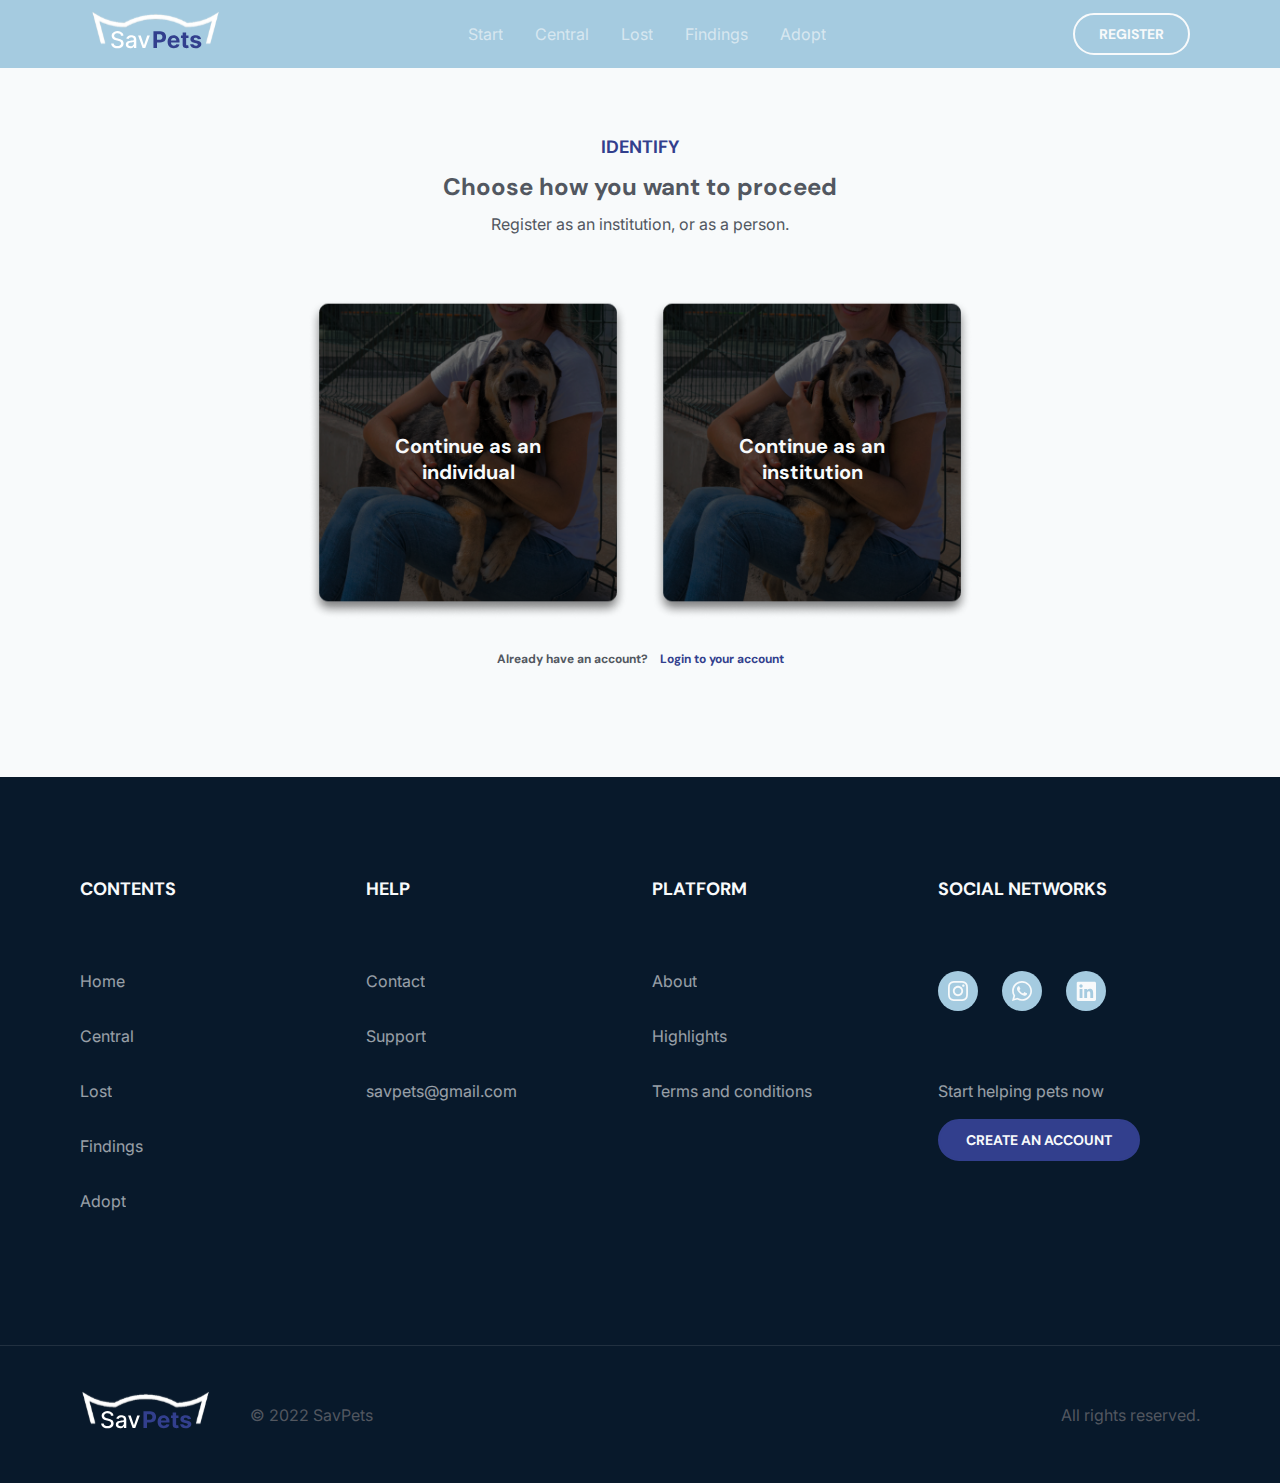
<file: reg-main.html>
<!DOCTYPE html>
<html lang="en">
<head>
	<meta charset="UTF-8">
	<meta name="viewport" content="width=device-width, initial-scale=1.0">
	<link rel="stylesheet" href="css/reg-main.css">
	<link rel="short icon" href="img/logo/logo.svg">
	<title>SavPets | Register</title>
</head>
<body>
	<header class="center-header">
<div class="container _container-header">
	<div class="nav-header">
		<a href="index.html" class="nav-header__logo-wrapper">
			<svg width="130" height="43" viewBox="0 0 130 43" fill="none" xmlns="http://www.w3.org/2000/svg" xmlns:xlink="http://www.w3.org/1999/xlink">
<rect width="130" height="33.4559" fill="url(#pattern0)"/>
<path d="M63.4538 37V20.2727H70.0533C71.322 20.2727 72.4028 20.515 73.2958 20.9996C74.1888 21.4788 74.8694 22.1458 75.3377 23.0007C75.8114 23.8501 76.0483 24.8303 76.0483 25.9411C76.0483 27.0518 75.8087 28.032 75.3295 28.8814C74.8504 29.7308 74.1561 30.3924 73.2468 30.8661C72.3429 31.3398 71.2485 31.5767 69.9634 31.5767H65.7571V28.7425H69.3917C70.0723 28.7425 70.6332 28.6255 71.0742 28.3913C71.5207 28.1518 71.8529 27.8223 72.0707 27.4031C72.2939 26.9783 72.4055 26.491 72.4055 25.9411C72.4055 25.3857 72.2939 24.901 72.0707 24.4872C71.8529 24.0679 71.5207 23.744 71.0742 23.5153C70.6277 23.2811 70.0614 23.1641 69.3754 23.1641H66.9904V37H63.4538ZM83.7953 37.245C82.5048 37.245 81.394 36.9837 80.4629 36.4609C79.5372 35.9328 78.8239 35.1868 78.323 34.223C77.822 33.2538 77.5716 32.1076 77.5716 30.7844C77.5716 29.494 77.822 28.3614 78.323 27.3867C78.8239 26.4121 79.5291 25.6525 80.4384 25.108C81.3532 24.5634 82.4258 24.2912 83.6564 24.2912C84.4841 24.2912 85.2546 24.4246 85.9679 24.6914C86.6866 24.9528 87.3128 25.3475 87.8464 25.8757C88.3855 26.4039 88.8047 27.0682 89.1042 27.8686C89.4037 28.6636 89.5534 29.5947 89.5534 30.6619V31.6175H78.96V29.4613H86.2782C86.2782 28.9603 86.1693 28.5166 85.9515 28.13C85.7337 27.7434 85.4315 27.4412 85.0449 27.2234C84.6638 27.0001 84.22 26.8885 83.7136 26.8885C83.1854 26.8885 82.7172 27.011 82.3088 27.256C81.9058 27.4956 81.59 27.8196 81.3613 28.228C81.1326 28.6309 81.0156 29.0801 81.0101 29.5756V31.6257C81.0101 32.2464 81.1245 32.7828 81.3532 33.2347C81.5873 33.6867 81.9167 34.0352 82.3414 34.2802C82.7662 34.5252 83.2698 34.6477 83.8525 34.6477C84.2391 34.6477 84.593 34.5933 84.9142 34.4844C85.2355 34.3755 85.5105 34.2121 85.7392 33.9943C85.9679 33.7765 86.1421 33.5097 86.2619 33.1939L89.4799 33.4062C89.3166 34.1795 88.9817 34.8546 88.4753 35.4318C87.9744 36.0036 87.3264 36.45 86.5314 36.7713C85.7419 37.0871 84.8298 37.245 83.7953 37.245ZM98.497 24.4545V27.0682H90.9419V24.4545H98.497ZM92.6571 21.4489H96.1365V33.1449C96.1365 33.4661 96.1855 33.7166 96.2836 33.8963C96.3816 34.0705 96.5177 34.1931 96.6919 34.2638C96.8716 34.3346 97.0785 34.37 97.3127 34.37C97.476 34.37 97.6394 34.3564 97.8027 34.3292C97.9661 34.2965 98.0913 34.272 98.1784 34.2557L98.7257 36.8448C98.5514 36.8993 98.3064 36.9619 97.9906 37.0327C97.6748 37.1089 97.2909 37.1552 96.839 37.1715C96.0004 37.2042 95.2653 37.0926 94.6337 36.8366C94.0075 36.5807 93.5202 36.1832 93.1717 35.6442C92.8232 35.1051 92.6517 34.4245 92.6571 33.6023V21.4489ZM111.044 28.032L107.859 28.228C107.805 27.9557 107.688 27.7107 107.508 27.4929C107.328 27.2696 107.091 27.0927 106.797 26.962C106.509 26.8259 106.163 26.7578 105.76 26.7578C105.221 26.7578 104.766 26.8722 104.396 27.1009C104.026 27.3241 103.841 27.6236 103.841 27.9993C103.841 28.2988 103.96 28.552 104.2 28.7589C104.44 28.9658 104.851 29.1319 105.433 29.2571L107.704 29.7145C108.924 29.965 109.833 30.3679 110.432 30.9233C111.031 31.4787 111.33 32.2083 111.33 33.1122C111.33 33.9344 111.088 34.6559 110.603 35.2766C110.124 35.8974 109.465 36.382 108.627 36.7305C107.794 37.0735 106.833 37.245 105.744 37.245C104.083 37.245 102.76 36.8993 101.774 36.2077C100.794 35.5108 100.22 34.5633 100.051 33.3654L103.473 33.1857C103.577 33.6921 103.827 34.0787 104.225 34.3455C104.622 34.6069 105.131 34.7376 105.752 34.7376C106.362 34.7376 106.852 34.6205 107.222 34.3864C107.598 34.1468 107.788 33.8391 107.794 33.4634C107.788 33.1476 107.655 32.889 107.394 32.6875C107.132 32.4806 106.729 32.3227 106.185 32.2138L104.012 31.7809C102.787 31.5359 101.875 31.1112 101.276 30.5067C100.682 29.9023 100.386 29.1319 100.386 28.1953C100.386 27.3894 100.604 26.6952 101.039 26.1126C101.48 25.5299 102.098 25.0807 102.893 24.7649C103.694 24.4491 104.63 24.2912 105.703 24.2912C107.287 24.2912 108.534 24.6261 109.444 25.2958C110.358 25.9656 110.892 26.8776 111.044 28.032Z" fill="#323F8D"/>
<path d="M30.9609 24.6669C30.8738 23.8937 30.5144 23.2947 29.8828 22.87C29.2512 22.4399 28.4562 22.2248 27.4979 22.2248C26.8118 22.2248 26.2183 22.3337 25.7173 22.5515C25.2164 22.7638 24.8271 23.0579 24.5494 23.4336C24.2771 23.8039 24.141 24.2259 24.141 24.6996C24.141 25.0971 24.2335 25.4401 24.4187 25.7287C24.6093 26.0173 24.857 26.2596 25.1619 26.4556C25.4723 26.6462 25.8045 26.8068 26.1584 26.9375C26.5123 27.0627 26.8526 27.1662 27.1793 27.2479L28.8129 27.6726C29.3465 27.8033 29.8937 27.9802 30.4545 28.2035C31.0154 28.4267 31.5354 28.7208 32.0146 29.0856C32.4937 29.4504 32.8803 29.9023 33.1744 30.4414C33.4738 30.9805 33.6236 31.6257 33.6236 32.3771C33.6236 33.3246 33.3786 34.1658 32.8885 34.9009C32.4039 35.636 31.6987 36.2159 30.7731 36.6406C29.8529 37.0653 28.7393 37.2777 27.4325 37.2777C26.1802 37.2777 25.0966 37.079 24.1818 36.6815C23.267 36.284 22.551 35.7204 22.0337 34.9908C21.5165 34.2557 21.2306 33.3845 21.1761 32.3771H23.7081C23.7571 32.9815 23.9531 33.4852 24.2962 33.8881C24.6446 34.2856 25.0884 34.5824 25.6275 34.7784C26.172 34.969 26.7682 35.0643 27.4162 35.0643C28.1295 35.0643 28.7638 34.9527 29.3192 34.7294C29.8801 34.5007 30.3211 34.1849 30.6424 33.782C30.9637 33.3736 31.1243 32.8971 31.1243 32.3526C31.1243 31.8571 30.9827 31.4515 30.6996 31.1357C30.4219 30.8198 30.0434 30.5585 29.5643 30.3516C29.0906 30.1446 28.5542 29.9622 27.9553 29.8043L25.9787 29.2653C24.6392 28.9004 23.5774 28.3641 22.7933 27.6562C22.0147 26.9484 21.6254 26.0118 21.6254 24.8466C21.6254 23.8828 21.8867 23.0415 22.4094 22.3228C22.9322 21.604 23.64 21.0459 24.533 20.6484C25.426 20.2455 26.4334 20.044 27.555 20.044C28.6876 20.044 29.6868 20.2428 30.5526 20.6403C31.4238 21.0378 32.1098 21.585 32.6108 22.282C33.1117 22.9735 33.3731 23.7685 33.3949 24.6669H30.9609ZM40.0944 37.2777C39.2994 37.2777 38.5806 37.1307 37.9381 36.8366C37.2956 36.5372 36.7865 36.1043 36.4108 35.538C36.0405 34.9717 35.8554 34.2775 35.8554 33.4553C35.8554 32.7474 35.9915 32.1648 36.2638 31.7074C36.536 31.25 36.9036 30.8879 37.3664 30.6211C37.8292 30.3543 38.3465 30.1528 38.9182 30.0167C39.49 29.8806 40.0726 29.7771 40.6661 29.7063C41.4175 29.6192 42.0274 29.5484 42.4957 29.494C42.9639 29.4341 43.3042 29.3388 43.5166 29.2081C43.729 29.0774 43.8351 28.8651 43.8351 28.571V28.5138C43.8351 27.8005 43.6337 27.2479 43.2307 26.8558C42.8332 26.4638 42.2397 26.2678 41.4502 26.2678C40.628 26.2678 39.98 26.4502 39.5063 26.815C39.038 27.1744 38.714 27.5746 38.5344 28.0156L36.2393 27.4929C36.5115 26.7306 36.909 26.1153 37.4317 25.647C37.9599 25.1733 38.567 24.8303 39.2531 24.6179C39.9392 24.4001 40.6607 24.2912 41.4175 24.2912C41.9185 24.2912 42.4494 24.3511 43.0102 24.4709C43.5765 24.5852 44.1047 24.7976 44.5947 25.108C45.0902 25.4183 45.4959 25.8621 45.8117 26.4393C46.1275 27.011 46.2854 27.7543 46.2854 28.669V37H43.9005V35.2848H43.8025C43.6446 35.6006 43.4077 35.911 43.0919 36.2159C42.7761 36.5208 42.3704 36.774 41.8749 36.9755C41.3794 37.177 40.7859 37.2777 40.0944 37.2777ZM40.6253 35.3175C41.3005 35.3175 41.8776 35.1841 42.3568 34.9173C42.8414 34.6504 43.209 34.302 43.4594 33.8718C43.7153 33.4362 43.8433 32.9706 43.8433 32.4751V30.858C43.7562 30.9451 43.5874 31.0268 43.3369 31.103C43.0919 31.1738 42.8115 31.2364 42.4957 31.2908C42.1798 31.3398 41.8722 31.3861 41.5727 31.4297C41.2732 31.4678 41.0228 31.5005 40.8213 31.5277C40.3476 31.5876 39.9147 31.6883 39.5226 31.8299C39.136 31.9715 38.8257 32.1757 38.5915 32.4425C38.3628 32.7038 38.2485 33.0523 38.2485 33.4879C38.2485 34.0923 38.4717 34.5497 38.9182 34.8601C39.3647 35.165 39.9337 35.3175 40.6253 35.3175ZM59.8212 24.4545L55.2718 37H52.6582L48.1007 24.4545H50.7225L53.8997 34.1087H54.0304L57.1994 24.4545H59.8212Z" fill="white"/>
<defs>
<pattern id="pattern0" patternContentUnits="objectBoundingBox" width="1" height="1">
<use xlink:href="#image0_24_4" transform="scale(0.00245098 0.00952381)"/>
</pattern>
<image id="image0_24_4" width="408" height="105" xlink:href="[data-uri]"/>
</defs>
</svg>
		</a>
		<ul id="nav-menu" class="nav-header__list">
			<li class="nav-header__item"><a href="index.html" class="nav-header__link">Start</a></li>
			<li class="nav-header__item"><a href="center.html" class="nav-header__link">Central</a></li>
			<li class="nav-header__item"><a href="lost.html" class="nav-header__link">Lost</a></li>
			<li class="nav-header__item"><a href="#" class="nav-header__link">Findings</a></li>
			<li class="nav-header__item"><a href="#" class="nav-header__link">Adopt</a></li>
			<a href="reg-main.html" class="nav-header__btn _btn">Register</a>
		</ul>
		<a href="reg-main.html" class="nav-header__btn _btn">Register</a>
		<button class="burger-btn"><span></span></button>
	</div>
</div>	</header>
	<main>
		<section class="reg-main">
			<div class="container">
				<div class="reg-main__wrapper">
					<div class="reg-main__subtitle">IDENTIFY</div>
					<div class="reg-main__title">Choose how you want to proceed</div>
					<div class="reg-main__desc">Register as an institution, or as a person.</div>
					<div class="reg-main__grid grid-reg">
						<a href="reg-per.html" class="grid-reg__item item-reg">
							<img src="img/reg-main/reg-main1.png" alt="" class="item-reg__img">
							<div class="item-reg__title">Continue as an individual</div>
						</a>
						<a href="reg-org.html" class="grid-reg__item item-reg">
							<img src="img/reg-main/reg-main1.png" alt="" class="item-reg__img">
							<div class="item-reg__title">Continue as an institution</div>
						</a>
					</div>
					<div class="reg-main__tip">
						<span>Already have an account?</span>
						<a href="login.html" class="reg-main__link">Login to your account</a>
					</div>
				</div>
			</div>
		</section>
	</main>
	<footer>
<div class="container">
	<div class="footer__wrapper">
		<div class="footer__grid grid-footer">
			<div class="grid-footer__item item-footer">
				<div class="item-footer__title">CONTENTS</div>
				<ul class="item-footer__list">
					<li class="item-footer__item"><a href="index.html" class="item-footer__link">Home</a></li>
					<li class="item-footer__item"><a href="center.html" class="item-footer__link">Central</a></li>
					<li class="item-footer__item"><a href="lost.html" class="item-footer__link">Lost</a></li>
					<li class="item-footer__item"><a href="#" class="item-footer__link">Findings</a></li>
					<li class="item-footer__item"><a href="#" class="item-footer__link">Adopt</a></li>
				</ul>
			</div>
			<div class="grid-footer__item item-footer">
				<div class="item-footer__title">HELP</div>
				<ul class="item-footer__list">
					<li class="item-footer__item"><a href="#" class="item-footer__link">Contact</a></li>
					<li class="item-footer__item"><a href="#" class="item-footer__link">Support</a></li>
					<li class="item-footer__item"><a href="mailto:savpets@gmail.com" class="item-footer__link">savpets@gmail.com</a></li>
				</ul>
			</div>
			<div class="grid-footer__item item-footer">
				<div class="item-footer__title">PLATFORM</div>
				<ul class="item-footer__list">
					<li class="item-footer__item"><a href="#" class="item-footer__link">About</a></li>
					<li class="item-footer__item"><a href="#" class="item-footer__link">Highlights</a></li>
					<li class="item-footer__item"><a href="#" class="item-footer__link">Terms and conditions</a></li>
				</ul>
			</div>
			<div class="grid-footer__item item-footer">
				<div class="item-footer__title">SOCIAL NETWORKS</div>
				<ul class="item-footer__social-media">
					<li class="item-footer__item"><a href="#" class="item-footer__link">
						<svg width="20" height="20" viewBox="0 0 24 24" fill="none" xmlns="http://www.w3.org/2000/svg">
<path d="M12 0C8.74 0 8.333 0.015 7.053 0.072C5.775 0.132 4.905 0.333 4.14 0.63C3.351 0.936 2.681 1.347 2.014 2.014C1.347 2.681 0.935 3.35 0.63 4.14C0.333 4.905 0.131 5.775 0.072 7.053C0.012 8.333 0 8.74 0 12C0 15.26 0.015 15.667 0.072 16.947C0.132 18.224 0.333 19.095 0.63 19.86C0.936 20.648 1.347 21.319 2.014 21.986C2.681 22.652 3.35 23.065 4.14 23.37C4.906 23.666 5.776 23.869 7.053 23.928C8.333 23.988 8.74 24 12 24C15.26 24 15.667 23.985 16.947 23.928C18.224 23.868 19.095 23.666 19.86 23.37C20.648 23.064 21.319 22.652 21.986 21.986C22.652 21.319 23.065 20.651 23.37 19.86C23.666 19.095 23.869 18.224 23.928 16.947C23.988 15.667 24 15.26 24 12C24 8.74 23.985 8.333 23.928 7.053C23.868 5.776 23.666 4.904 23.37 4.14C23.064 3.351 22.652 2.681 21.986 2.014C21.319 1.347 20.651 0.935 19.86 0.63C19.095 0.333 18.224 0.131 16.947 0.072C15.667 0.012 15.26 0 12 0ZM12 2.16C15.203 2.16 15.585 2.176 16.85 2.231C18.02 2.286 18.655 2.48 19.077 2.646C19.639 2.863 20.037 3.123 20.459 3.542C20.878 3.962 21.138 4.361 21.355 4.923C21.519 5.345 21.715 5.98 21.768 7.15C21.825 8.416 21.838 8.796 21.838 12C21.838 15.204 21.823 15.585 21.764 16.85C21.703 18.02 21.508 18.655 21.343 19.077C21.119 19.639 20.864 20.037 20.444 20.459C20.025 20.878 19.62 21.138 19.064 21.355C18.644 21.519 17.999 21.715 16.829 21.768C15.555 21.825 15.18 21.838 11.97 21.838C8.759 21.838 8.384 21.823 7.111 21.764C5.94 21.703 5.295 21.508 4.875 21.343C4.306 21.119 3.915 20.864 3.496 20.444C3.075 20.025 2.806 19.62 2.596 19.064C2.431 18.644 2.237 17.999 2.176 16.829C2.131 15.569 2.115 15.18 2.115 11.985C2.115 8.789 2.131 8.399 2.176 7.124C2.237 5.954 2.431 5.31 2.596 4.89C2.806 4.32 3.075 3.93 3.496 3.509C3.915 3.09 4.306 2.82 4.875 2.611C5.295 2.445 5.926 2.25 7.096 2.19C8.371 2.145 8.746 2.13 11.955 2.13L12 2.16ZM12 5.838C8.595 5.838 5.838 8.598 5.838 12C5.838 15.405 8.598 18.162 12 18.162C15.405 18.162 18.162 15.402 18.162 12C18.162 8.595 15.402 5.838 12 5.838ZM12 16C9.79 16 8 14.21 8 12C8 9.79 9.79 8 12 8C14.21 8 16 9.79 16 12C16 14.21 14.21 16 12 16ZM19.846 5.595C19.846 6.39 19.2 7.035 18.406 7.035C17.611 7.035 16.966 6.389 16.966 5.595C16.966 4.801 17.612 4.156 18.406 4.156C19.199 4.155 19.846 4.801 19.846 5.595Z" fill="white"/>
</svg>
					</a></li>
					<li class="item-footer__item"><a href="#" class="item-footer__link">
						<svg width="20" height="20" viewBox="0 0 20 20" fill="none" xmlns="http://www.w3.org/2000/svg">
<path d="M17.0045 2.90625C15.1339 1.03125 12.6429 0 9.99554 0C4.53125 0 0.0848214 4.44643 0.0848214 9.91071C0.0848214 11.6562 0.540179 13.3616 1.40625 14.8661L0 20L5.25446 18.6205C6.70089 19.4107 8.33036 19.8259 9.99107 19.8259H9.99554C15.4554 19.8259 20 15.3795 20 9.91518C20 7.26786 18.875 4.78125 17.0045 2.90625ZM9.99554 18.1563C8.51339 18.1563 7.0625 17.7589 5.79911 17.0089L5.5 16.8304L2.38393 17.6473L3.21429 14.6071L3.01786 14.2946C2.19196 12.9821 1.75893 11.4688 1.75893 9.91071C1.75893 5.37054 5.45536 1.67411 10 1.67411C12.2009 1.67411 14.2679 2.53125 15.8214 4.08929C17.375 5.64732 18.3304 7.71429 18.3259 9.91518C18.3259 14.4598 14.5357 18.1563 9.99554 18.1563ZM14.5134 11.9866C14.2679 11.8616 13.0491 11.2634 12.8214 11.183C12.5938 11.0982 12.4286 11.058 12.2634 11.308C12.0982 11.558 11.625 12.1116 11.4777 12.2813C11.3348 12.4464 11.1875 12.4688 10.942 12.3438C9.48661 11.6161 8.53125 11.0446 7.57143 9.39732C7.31696 8.95982 7.82589 8.99107 8.29911 8.04464C8.37946 7.87946 8.33929 7.73661 8.27679 7.61161C8.21429 7.48661 7.71875 6.26786 7.51339 5.77232C7.3125 5.29018 7.10714 5.35714 6.95536 5.34821C6.8125 5.33929 6.64732 5.33929 6.48214 5.33929C6.31696 5.33929 6.04911 5.40179 5.82143 5.64732C5.59375 5.89732 4.95536 6.49554 4.95536 7.71429C4.95536 8.93304 5.84375 10.1116 5.96429 10.2768C6.08929 10.442 7.70982 12.942 10.1964 14.0179C11.7679 14.6964 12.3839 14.7545 13.1696 14.6384C13.6473 14.567 14.6339 14.0402 14.8393 13.4598C15.0446 12.8795 15.0446 12.3839 14.9821 12.2813C14.9241 12.1696 14.7589 12.1071 14.5134 11.9866Z" fill="white"/>
</svg>
					</a></li>
					<li class="item-footer__item"><a href="#" class="item-footer__link">
						<svg width="20" height="20" viewBox="0 0 15 15" fill="none" xmlns="http://www.w3.org/2000/svg">
<path d="M13.9309 0.498535H1.62207C1.03244 0.498535 0.555664 0.96403 0.555664 1.53955V13.8991C0.555664 14.4747 1.03244 14.943 1.62207 14.943H13.9309C14.5205 14.943 15.0001 14.4747 15.0001 13.902V1.53955C15.0001 0.96403 14.5205 0.498535 13.9309 0.498535ZM4.84104 12.8073H2.69694V5.91238H4.84104V12.8073ZM3.76899 4.97293C3.08062 4.97293 2.52485 4.41715 2.52485 3.73161C2.52485 3.04606 3.08062 2.49029 3.76899 2.49029C4.45454 2.49029 5.01031 3.04606 5.01031 3.73161C5.01031 4.41433 4.45454 4.97293 3.76899 4.97293ZM12.8645 12.8073H10.7232V9.45578C10.7232 8.65739 10.7091 7.62766 9.60883 7.62766C8.49447 7.62766 8.3252 8.4994 8.3252 9.39936V12.8073H6.18674V5.91238H8.24056V6.85466H8.26877C8.55371 6.31299 9.25337 5.74029 10.2944 5.74029C12.4639 5.74029 12.8645 7.16781 12.8645 9.02414V12.8073V12.8073Z" fill="white"/>
</svg>
					</a></li>
				</ul>
				<div class="item-footer__start">
					<span>Start helping pets now</span>
					<a href="reg-main.html" class="item-footer__start-btn _btn">CREATE AN ACCOUNT</a>
				</div>
			</div>
		</div>
		<div class="footer__bottom bottom-footer">
			<div class="bottom-footer__left">
				<a href="index.html" class="bottom-footer__logo-wrapper"><img src="img/logo/logo.svg" alt="" class="bottom-footer__logo"></a>
				<div class="bottom-footer__copyright">© 2022 SavPets</div>
			</div>
			<div class="bottom-footer__right">
				<span>All rights reserved.</span>
			</div>
		</div>
	</div>
</div>	</footer>
	<script src="js/reg-main.js"></script>
</body>
</html>
</file>
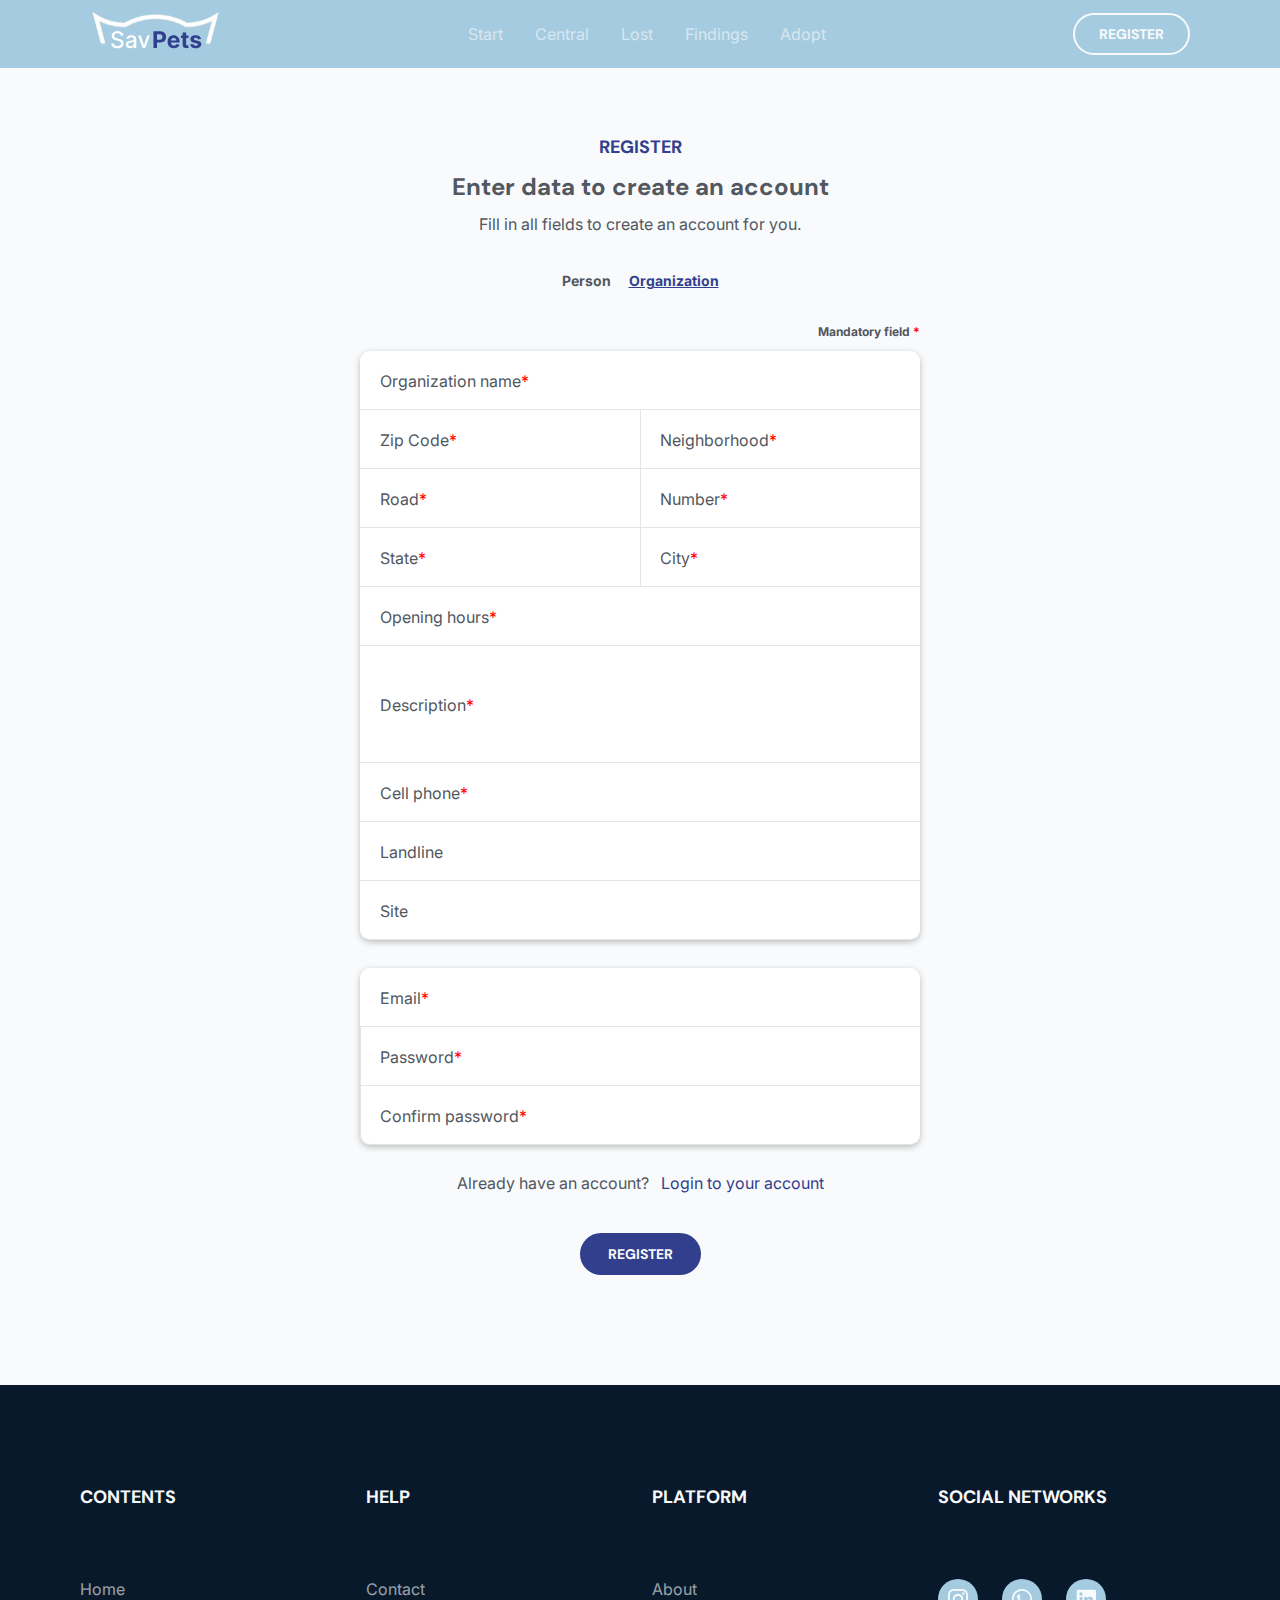
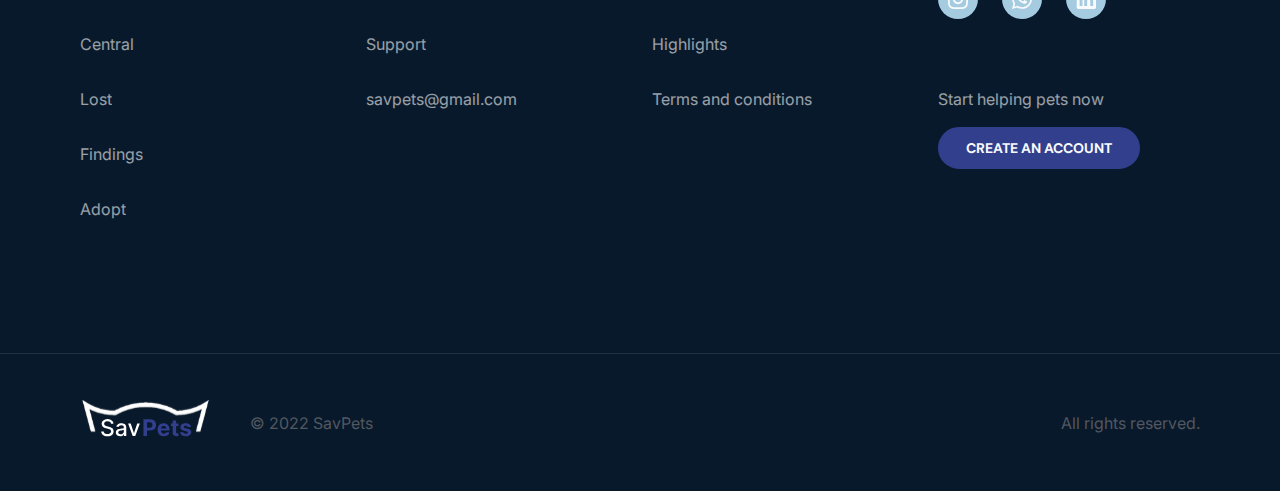
<file: reg-org.html>
<!DOCTYPE html>
<html lang="en">
<head>
	<meta charset="UTF-8">
	<meta name="viewport" content="width=device-width, initial-scale=1.0">
	<link rel="stylesheet" href="css/reg-org.css">
	<link rel="short icon" href="img/logo/logo.svg">
	<title>SavPets | Register</title>
</head>
<body>
	<header class="center-header">
<div class="container _container-header">
	<div class="nav-header">
		<a href="index.html" class="nav-header__logo-wrapper">
			<svg width="130" height="43" viewBox="0 0 130 43" fill="none" xmlns="http://www.w3.org/2000/svg" xmlns:xlink="http://www.w3.org/1999/xlink">
<rect width="130" height="33.4559" fill="url(#pattern0)"/>
<path d="M63.4538 37V20.2727H70.0533C71.322 20.2727 72.4028 20.515 73.2958 20.9996C74.1888 21.4788 74.8694 22.1458 75.3377 23.0007C75.8114 23.8501 76.0483 24.8303 76.0483 25.9411C76.0483 27.0518 75.8087 28.032 75.3295 28.8814C74.8504 29.7308 74.1561 30.3924 73.2468 30.8661C72.3429 31.3398 71.2485 31.5767 69.9634 31.5767H65.7571V28.7425H69.3917C70.0723 28.7425 70.6332 28.6255 71.0742 28.3913C71.5207 28.1518 71.8529 27.8223 72.0707 27.4031C72.2939 26.9783 72.4055 26.491 72.4055 25.9411C72.4055 25.3857 72.2939 24.901 72.0707 24.4872C71.8529 24.0679 71.5207 23.744 71.0742 23.5153C70.6277 23.2811 70.0614 23.1641 69.3754 23.1641H66.9904V37H63.4538ZM83.7953 37.245C82.5048 37.245 81.394 36.9837 80.4629 36.4609C79.5372 35.9328 78.8239 35.1868 78.323 34.223C77.822 33.2538 77.5716 32.1076 77.5716 30.7844C77.5716 29.494 77.822 28.3614 78.323 27.3867C78.8239 26.4121 79.5291 25.6525 80.4384 25.108C81.3532 24.5634 82.4258 24.2912 83.6564 24.2912C84.4841 24.2912 85.2546 24.4246 85.9679 24.6914C86.6866 24.9528 87.3128 25.3475 87.8464 25.8757C88.3855 26.4039 88.8047 27.0682 89.1042 27.8686C89.4037 28.6636 89.5534 29.5947 89.5534 30.6619V31.6175H78.96V29.4613H86.2782C86.2782 28.9603 86.1693 28.5166 85.9515 28.13C85.7337 27.7434 85.4315 27.4412 85.0449 27.2234C84.6638 27.0001 84.22 26.8885 83.7136 26.8885C83.1854 26.8885 82.7172 27.011 82.3088 27.256C81.9058 27.4956 81.59 27.8196 81.3613 28.228C81.1326 28.6309 81.0156 29.0801 81.0101 29.5756V31.6257C81.0101 32.2464 81.1245 32.7828 81.3532 33.2347C81.5873 33.6867 81.9167 34.0352 82.3414 34.2802C82.7662 34.5252 83.2698 34.6477 83.8525 34.6477C84.2391 34.6477 84.593 34.5933 84.9142 34.4844C85.2355 34.3755 85.5105 34.2121 85.7392 33.9943C85.9679 33.7765 86.1421 33.5097 86.2619 33.1939L89.4799 33.4062C89.3166 34.1795 88.9817 34.8546 88.4753 35.4318C87.9744 36.0036 87.3264 36.45 86.5314 36.7713C85.7419 37.0871 84.8298 37.245 83.7953 37.245ZM98.497 24.4545V27.0682H90.9419V24.4545H98.497ZM92.6571 21.4489H96.1365V33.1449C96.1365 33.4661 96.1855 33.7166 96.2836 33.8963C96.3816 34.0705 96.5177 34.1931 96.6919 34.2638C96.8716 34.3346 97.0785 34.37 97.3127 34.37C97.476 34.37 97.6394 34.3564 97.8027 34.3292C97.9661 34.2965 98.0913 34.272 98.1784 34.2557L98.7257 36.8448C98.5514 36.8993 98.3064 36.9619 97.9906 37.0327C97.6748 37.1089 97.2909 37.1552 96.839 37.1715C96.0004 37.2042 95.2653 37.0926 94.6337 36.8366C94.0075 36.5807 93.5202 36.1832 93.1717 35.6442C92.8232 35.1051 92.6517 34.4245 92.6571 33.6023V21.4489ZM111.044 28.032L107.859 28.228C107.805 27.9557 107.688 27.7107 107.508 27.4929C107.328 27.2696 107.091 27.0927 106.797 26.962C106.509 26.8259 106.163 26.7578 105.76 26.7578C105.221 26.7578 104.766 26.8722 104.396 27.1009C104.026 27.3241 103.841 27.6236 103.841 27.9993C103.841 28.2988 103.96 28.552 104.2 28.7589C104.44 28.9658 104.851 29.1319 105.433 29.2571L107.704 29.7145C108.924 29.965 109.833 30.3679 110.432 30.9233C111.031 31.4787 111.33 32.2083 111.33 33.1122C111.33 33.9344 111.088 34.6559 110.603 35.2766C110.124 35.8974 109.465 36.382 108.627 36.7305C107.794 37.0735 106.833 37.245 105.744 37.245C104.083 37.245 102.76 36.8993 101.774 36.2077C100.794 35.5108 100.22 34.5633 100.051 33.3654L103.473 33.1857C103.577 33.6921 103.827 34.0787 104.225 34.3455C104.622 34.6069 105.131 34.7376 105.752 34.7376C106.362 34.7376 106.852 34.6205 107.222 34.3864C107.598 34.1468 107.788 33.8391 107.794 33.4634C107.788 33.1476 107.655 32.889 107.394 32.6875C107.132 32.4806 106.729 32.3227 106.185 32.2138L104.012 31.7809C102.787 31.5359 101.875 31.1112 101.276 30.5067C100.682 29.9023 100.386 29.1319 100.386 28.1953C100.386 27.3894 100.604 26.6952 101.039 26.1126C101.48 25.5299 102.098 25.0807 102.893 24.7649C103.694 24.4491 104.63 24.2912 105.703 24.2912C107.287 24.2912 108.534 24.6261 109.444 25.2958C110.358 25.9656 110.892 26.8776 111.044 28.032Z" fill="#323F8D"/>
<path d="M30.9609 24.6669C30.8738 23.8937 30.5144 23.2947 29.8828 22.87C29.2512 22.4399 28.4562 22.2248 27.4979 22.2248C26.8118 22.2248 26.2183 22.3337 25.7173 22.5515C25.2164 22.7638 24.8271 23.0579 24.5494 23.4336C24.2771 23.8039 24.141 24.2259 24.141 24.6996C24.141 25.0971 24.2335 25.4401 24.4187 25.7287C24.6093 26.0173 24.857 26.2596 25.1619 26.4556C25.4723 26.6462 25.8045 26.8068 26.1584 26.9375C26.5123 27.0627 26.8526 27.1662 27.1793 27.2479L28.8129 27.6726C29.3465 27.8033 29.8937 27.9802 30.4545 28.2035C31.0154 28.4267 31.5354 28.7208 32.0146 29.0856C32.4937 29.4504 32.8803 29.9023 33.1744 30.4414C33.4738 30.9805 33.6236 31.6257 33.6236 32.3771C33.6236 33.3246 33.3786 34.1658 32.8885 34.9009C32.4039 35.636 31.6987 36.2159 30.7731 36.6406C29.8529 37.0653 28.7393 37.2777 27.4325 37.2777C26.1802 37.2777 25.0966 37.079 24.1818 36.6815C23.267 36.284 22.551 35.7204 22.0337 34.9908C21.5165 34.2557 21.2306 33.3845 21.1761 32.3771H23.7081C23.7571 32.9815 23.9531 33.4852 24.2962 33.8881C24.6446 34.2856 25.0884 34.5824 25.6275 34.7784C26.172 34.969 26.7682 35.0643 27.4162 35.0643C28.1295 35.0643 28.7638 34.9527 29.3192 34.7294C29.8801 34.5007 30.3211 34.1849 30.6424 33.782C30.9637 33.3736 31.1243 32.8971 31.1243 32.3526C31.1243 31.8571 30.9827 31.4515 30.6996 31.1357C30.4219 30.8198 30.0434 30.5585 29.5643 30.3516C29.0906 30.1446 28.5542 29.9622 27.9553 29.8043L25.9787 29.2653C24.6392 28.9004 23.5774 28.3641 22.7933 27.6562C22.0147 26.9484 21.6254 26.0118 21.6254 24.8466C21.6254 23.8828 21.8867 23.0415 22.4094 22.3228C22.9322 21.604 23.64 21.0459 24.533 20.6484C25.426 20.2455 26.4334 20.044 27.555 20.044C28.6876 20.044 29.6868 20.2428 30.5526 20.6403C31.4238 21.0378 32.1098 21.585 32.6108 22.282C33.1117 22.9735 33.3731 23.7685 33.3949 24.6669H30.9609ZM40.0944 37.2777C39.2994 37.2777 38.5806 37.1307 37.9381 36.8366C37.2956 36.5372 36.7865 36.1043 36.4108 35.538C36.0405 34.9717 35.8554 34.2775 35.8554 33.4553C35.8554 32.7474 35.9915 32.1648 36.2638 31.7074C36.536 31.25 36.9036 30.8879 37.3664 30.6211C37.8292 30.3543 38.3465 30.1528 38.9182 30.0167C39.49 29.8806 40.0726 29.7771 40.6661 29.7063C41.4175 29.6192 42.0274 29.5484 42.4957 29.494C42.9639 29.4341 43.3042 29.3388 43.5166 29.2081C43.729 29.0774 43.8351 28.8651 43.8351 28.571V28.5138C43.8351 27.8005 43.6337 27.2479 43.2307 26.8558C42.8332 26.4638 42.2397 26.2678 41.4502 26.2678C40.628 26.2678 39.98 26.4502 39.5063 26.815C39.038 27.1744 38.714 27.5746 38.5344 28.0156L36.2393 27.4929C36.5115 26.7306 36.909 26.1153 37.4317 25.647C37.9599 25.1733 38.567 24.8303 39.2531 24.6179C39.9392 24.4001 40.6607 24.2912 41.4175 24.2912C41.9185 24.2912 42.4494 24.3511 43.0102 24.4709C43.5765 24.5852 44.1047 24.7976 44.5947 25.108C45.0902 25.4183 45.4959 25.8621 45.8117 26.4393C46.1275 27.011 46.2854 27.7543 46.2854 28.669V37H43.9005V35.2848H43.8025C43.6446 35.6006 43.4077 35.911 43.0919 36.2159C42.7761 36.5208 42.3704 36.774 41.8749 36.9755C41.3794 37.177 40.7859 37.2777 40.0944 37.2777ZM40.6253 35.3175C41.3005 35.3175 41.8776 35.1841 42.3568 34.9173C42.8414 34.6504 43.209 34.302 43.4594 33.8718C43.7153 33.4362 43.8433 32.9706 43.8433 32.4751V30.858C43.7562 30.9451 43.5874 31.0268 43.3369 31.103C43.0919 31.1738 42.8115 31.2364 42.4957 31.2908C42.1798 31.3398 41.8722 31.3861 41.5727 31.4297C41.2732 31.4678 41.0228 31.5005 40.8213 31.5277C40.3476 31.5876 39.9147 31.6883 39.5226 31.8299C39.136 31.9715 38.8257 32.1757 38.5915 32.4425C38.3628 32.7038 38.2485 33.0523 38.2485 33.4879C38.2485 34.0923 38.4717 34.5497 38.9182 34.8601C39.3647 35.165 39.9337 35.3175 40.6253 35.3175ZM59.8212 24.4545L55.2718 37H52.6582L48.1007 24.4545H50.7225L53.8997 34.1087H54.0304L57.1994 24.4545H59.8212Z" fill="white"/>
<defs>
<pattern id="pattern0" patternContentUnits="objectBoundingBox" width="1" height="1">
<use xlink:href="#image0_24_4" transform="scale(0.00245098 0.00952381)"/>
</pattern>
<image id="image0_24_4" width="408" height="105" xlink:href="[data-uri]"/>
</defs>
</svg>
		</a>
		<ul id="nav-menu" class="nav-header__list">
			<li class="nav-header__item"><a href="index.html" class="nav-header__link">Start</a></li>
			<li class="nav-header__item"><a href="center.html" class="nav-header__link">Central</a></li>
			<li class="nav-header__item"><a href="lost.html" class="nav-header__link">Lost</a></li>
			<li class="nav-header__item"><a href="#" class="nav-header__link">Findings</a></li>
			<li class="nav-header__item"><a href="#" class="nav-header__link">Adopt</a></li>
			<a href="reg-main.html" class="nav-header__btn _btn">Register</a>
		</ul>
		<a href="reg-main.html" class="nav-header__btn _btn">Register</a>
		<button class="burger-btn"><span></span></button>
	</div>
</div>	</header>
	<main>
		<section class="login">
			<div class="container">
				<div class="login__wrapper">
					<div class="login__subtitle">REGISTER</div>
					<div class="login__title">Enter data to create an account</div>
					<div class="login__desc">Fill in all fields to create an account for you.</div>
					<div class="login__links">
						<a href="reg-per.html" class="login__link">Person</a>
						<div class="login__link">Organization</div>
					</div>
					<form action="#" class="login__form form-login">
						<div class="form-login__tip">Mandatory field <span class="req">*</span></div>
						<div class="form-login__block">
							<div class="form-login__item-block">
								<div class="form-login__item">
									<input id="name" name="name" type="text" class="form-login__input" data-validate-field="name">
									<label for="name" class="form-login__label">Organization name<span class="req">*</span></label>
								</div>
							</div>
							<div class="form-login__item-block">
								<div class="form-login__item">
									<input id="zip" name="zip" type="number" class="form-login__input" data-validate-field="zip">
									<label for="zip" class="form-login__label">Zip Code<span class="req">*</span></label>
								</div>
								<div class="form-login__item">
									<input id="neigh" name="neigh" type="text" class="form-login__input" data-validate-field="neigh">
									<label for="neigh" class="form-login__label">Neighborhood<span class="req">*</span></label>
								</div>
							</div>
							<div class="form-login__item-block">
								<div class="form-login__item">
									<input id="road" name="road" type="text" class="form-login__input" data-validate-field="road">
									<label for="road" class="form-login__label">Road<span class="req">*</span></label>
								</div>
								<div class="form-login__item">
									<input id="number" name="number" type="number" class="form-login__input" data-validate-field="number">
									<label for="number" class="form-login__label">Number<span class="req">*</span></label>
								</div>
							</div>
							<div class="form-login__item-block">
								<div class="form-login__item">
									<input id="state" name="state" type="text" class="form-login__input" data-validate-field="state">
									<label for="state" class="form-login__label">State<span class="req">*</span></label>
								</div>
								<div class="form-login__item">
									<input id="city" name="city" type="text" class="form-login__input" data-validate-field="city">
									<label for="city" class="form-login__label">City<span class="req">*</span></label>
								</div>
							</div>
							<div class="form-login__item-block">
								<div class="form-login__item">
									<input id="hours" name="hours" type="text" class="form-login__input" data-validate-field="hours">
									<label for="hours" class="form-login__label">Opening hours<span class="req">*</span></label>
								</div>
							</div>
							<div class="form-login__item-block">
								<div class="form-login__item">
									<textarea id="desc" name="desc" type="text" class="form-login__input" data-validate-field="desc" rows="4"></textarea>
									<label for="desc" class="form-login__label">Description<span class="req">*</span></label>
								</div>
							</div>
							<div class="form-login__item-block">
								<div class="form-login__item">
									<input id="phone" name="phone" type="tel" class="form-login__input" data-validate-field="phone">
									<label for="phone" class="form-login__label">Cell phone<span class="req">*</span></label>
								</div>
							</div>
							<div class="form-login__item-block">
								<div class="form-login__item">
									<input id="landline" name="landline" type="text" class="form-login__input" data-validate-field="landline">
									<label for="landline" class="form-login__label">Landline</label>
								</div>
							</div>
							<div class="form-login__item-block">
								<div class="form-login__item">
									<input id="site" name="site" type="url" class="form-login__input" data-validate-field="site">
									<label for="site" class="form-login__label">Site</label>
								</div>
							</div>
						</div>
						<div class="form-login__block">
							<div class="form-login__item-block">
								<div class="form-login__item">
									<input id="email" name="email" type="email" class="form-login__input" data-validate-field="email">
									<label for="email" class="form-login__label">Email<span class="req">*</span></label>
								</div>
							</div>
							<div class="form-login__item-block">
								<div class="form-login__item">
									<input id="password" name="password" type="password" class="form-login__input" data-validate-field="password">
									<label for="password" class="form-login__label">Password<span class="req">*</span></label>
								</div>
							</div>
							<div class="form-login__item-block">
								<div class="form-login__item">
									<input id="con_pass" name="con_pass" type="password" class="form-login__input" data-validate-field="con_pass">
									<label for="con_pass" class="form-login__label">Confirm password<span class="req">*</span></label>
								</div>
							</div>
						</div>
						<div class="form-login__login-block">
							<span>Already have an account?</span>
							<a href="change-pass.html">Login to your account</a>
						</div>
						<button type="submit" class="form-login__btn _btn">REGISTER</button>
					</form>
				</div>
			</div>
		</section>
	</main>
	<footer>
<div class="container">
	<div class="footer__wrapper">
		<div class="footer__grid grid-footer">
			<div class="grid-footer__item item-footer">
				<div class="item-footer__title">CONTENTS</div>
				<ul class="item-footer__list">
					<li class="item-footer__item"><a href="index.html" class="item-footer__link">Home</a></li>
					<li class="item-footer__item"><a href="center.html" class="item-footer__link">Central</a></li>
					<li class="item-footer__item"><a href="lost.html" class="item-footer__link">Lost</a></li>
					<li class="item-footer__item"><a href="#" class="item-footer__link">Findings</a></li>
					<li class="item-footer__item"><a href="#" class="item-footer__link">Adopt</a></li>
				</ul>
			</div>
			<div class="grid-footer__item item-footer">
				<div class="item-footer__title">HELP</div>
				<ul class="item-footer__list">
					<li class="item-footer__item"><a href="#" class="item-footer__link">Contact</a></li>
					<li class="item-footer__item"><a href="#" class="item-footer__link">Support</a></li>
					<li class="item-footer__item"><a href="mailto:savpets@gmail.com" class="item-footer__link">savpets@gmail.com</a></li>
				</ul>
			</div>
			<div class="grid-footer__item item-footer">
				<div class="item-footer__title">PLATFORM</div>
				<ul class="item-footer__list">
					<li class="item-footer__item"><a href="#" class="item-footer__link">About</a></li>
					<li class="item-footer__item"><a href="#" class="item-footer__link">Highlights</a></li>
					<li class="item-footer__item"><a href="#" class="item-footer__link">Terms and conditions</a></li>
				</ul>
			</div>
			<div class="grid-footer__item item-footer">
				<div class="item-footer__title">SOCIAL NETWORKS</div>
				<ul class="item-footer__social-media">
					<li class="item-footer__item"><a href="#" class="item-footer__link">
						<svg width="20" height="20" viewBox="0 0 24 24" fill="none" xmlns="http://www.w3.org/2000/svg">
<path d="M12 0C8.74 0 8.333 0.015 7.053 0.072C5.775 0.132 4.905 0.333 4.14 0.63C3.351 0.936 2.681 1.347 2.014 2.014C1.347 2.681 0.935 3.35 0.63 4.14C0.333 4.905 0.131 5.775 0.072 7.053C0.012 8.333 0 8.74 0 12C0 15.26 0.015 15.667 0.072 16.947C0.132 18.224 0.333 19.095 0.63 19.86C0.936 20.648 1.347 21.319 2.014 21.986C2.681 22.652 3.35 23.065 4.14 23.37C4.906 23.666 5.776 23.869 7.053 23.928C8.333 23.988 8.74 24 12 24C15.26 24 15.667 23.985 16.947 23.928C18.224 23.868 19.095 23.666 19.86 23.37C20.648 23.064 21.319 22.652 21.986 21.986C22.652 21.319 23.065 20.651 23.37 19.86C23.666 19.095 23.869 18.224 23.928 16.947C23.988 15.667 24 15.26 24 12C24 8.74 23.985 8.333 23.928 7.053C23.868 5.776 23.666 4.904 23.37 4.14C23.064 3.351 22.652 2.681 21.986 2.014C21.319 1.347 20.651 0.935 19.86 0.63C19.095 0.333 18.224 0.131 16.947 0.072C15.667 0.012 15.26 0 12 0ZM12 2.16C15.203 2.16 15.585 2.176 16.85 2.231C18.02 2.286 18.655 2.48 19.077 2.646C19.639 2.863 20.037 3.123 20.459 3.542C20.878 3.962 21.138 4.361 21.355 4.923C21.519 5.345 21.715 5.98 21.768 7.15C21.825 8.416 21.838 8.796 21.838 12C21.838 15.204 21.823 15.585 21.764 16.85C21.703 18.02 21.508 18.655 21.343 19.077C21.119 19.639 20.864 20.037 20.444 20.459C20.025 20.878 19.62 21.138 19.064 21.355C18.644 21.519 17.999 21.715 16.829 21.768C15.555 21.825 15.18 21.838 11.97 21.838C8.759 21.838 8.384 21.823 7.111 21.764C5.94 21.703 5.295 21.508 4.875 21.343C4.306 21.119 3.915 20.864 3.496 20.444C3.075 20.025 2.806 19.62 2.596 19.064C2.431 18.644 2.237 17.999 2.176 16.829C2.131 15.569 2.115 15.18 2.115 11.985C2.115 8.789 2.131 8.399 2.176 7.124C2.237 5.954 2.431 5.31 2.596 4.89C2.806 4.32 3.075 3.93 3.496 3.509C3.915 3.09 4.306 2.82 4.875 2.611C5.295 2.445 5.926 2.25 7.096 2.19C8.371 2.145 8.746 2.13 11.955 2.13L12 2.16ZM12 5.838C8.595 5.838 5.838 8.598 5.838 12C5.838 15.405 8.598 18.162 12 18.162C15.405 18.162 18.162 15.402 18.162 12C18.162 8.595 15.402 5.838 12 5.838ZM12 16C9.79 16 8 14.21 8 12C8 9.79 9.79 8 12 8C14.21 8 16 9.79 16 12C16 14.21 14.21 16 12 16ZM19.846 5.595C19.846 6.39 19.2 7.035 18.406 7.035C17.611 7.035 16.966 6.389 16.966 5.595C16.966 4.801 17.612 4.156 18.406 4.156C19.199 4.155 19.846 4.801 19.846 5.595Z" fill="white"/>
</svg>
					</a></li>
					<li class="item-footer__item"><a href="#" class="item-footer__link">
						<svg width="20" height="20" viewBox="0 0 20 20" fill="none" xmlns="http://www.w3.org/2000/svg">
<path d="M17.0045 2.90625C15.1339 1.03125 12.6429 0 9.99554 0C4.53125 0 0.0848214 4.44643 0.0848214 9.91071C0.0848214 11.6562 0.540179 13.3616 1.40625 14.8661L0 20L5.25446 18.6205C6.70089 19.4107 8.33036 19.8259 9.99107 19.8259H9.99554C15.4554 19.8259 20 15.3795 20 9.91518C20 7.26786 18.875 4.78125 17.0045 2.90625ZM9.99554 18.1563C8.51339 18.1563 7.0625 17.7589 5.79911 17.0089L5.5 16.8304L2.38393 17.6473L3.21429 14.6071L3.01786 14.2946C2.19196 12.9821 1.75893 11.4688 1.75893 9.91071C1.75893 5.37054 5.45536 1.67411 10 1.67411C12.2009 1.67411 14.2679 2.53125 15.8214 4.08929C17.375 5.64732 18.3304 7.71429 18.3259 9.91518C18.3259 14.4598 14.5357 18.1563 9.99554 18.1563ZM14.5134 11.9866C14.2679 11.8616 13.0491 11.2634 12.8214 11.183C12.5938 11.0982 12.4286 11.058 12.2634 11.308C12.0982 11.558 11.625 12.1116 11.4777 12.2813C11.3348 12.4464 11.1875 12.4688 10.942 12.3438C9.48661 11.6161 8.53125 11.0446 7.57143 9.39732C7.31696 8.95982 7.82589 8.99107 8.29911 8.04464C8.37946 7.87946 8.33929 7.73661 8.27679 7.61161C8.21429 7.48661 7.71875 6.26786 7.51339 5.77232C7.3125 5.29018 7.10714 5.35714 6.95536 5.34821C6.8125 5.33929 6.64732 5.33929 6.48214 5.33929C6.31696 5.33929 6.04911 5.40179 5.82143 5.64732C5.59375 5.89732 4.95536 6.49554 4.95536 7.71429C4.95536 8.93304 5.84375 10.1116 5.96429 10.2768C6.08929 10.442 7.70982 12.942 10.1964 14.0179C11.7679 14.6964 12.3839 14.7545 13.1696 14.6384C13.6473 14.567 14.6339 14.0402 14.8393 13.4598C15.0446 12.8795 15.0446 12.3839 14.9821 12.2813C14.9241 12.1696 14.7589 12.1071 14.5134 11.9866Z" fill="white"/>
</svg>
					</a></li>
					<li class="item-footer__item"><a href="#" class="item-footer__link">
						<svg width="20" height="20" viewBox="0 0 15 15" fill="none" xmlns="http://www.w3.org/2000/svg">
<path d="M13.9309 0.498535H1.62207C1.03244 0.498535 0.555664 0.96403 0.555664 1.53955V13.8991C0.555664 14.4747 1.03244 14.943 1.62207 14.943H13.9309C14.5205 14.943 15.0001 14.4747 15.0001 13.902V1.53955C15.0001 0.96403 14.5205 0.498535 13.9309 0.498535ZM4.84104 12.8073H2.69694V5.91238H4.84104V12.8073ZM3.76899 4.97293C3.08062 4.97293 2.52485 4.41715 2.52485 3.73161C2.52485 3.04606 3.08062 2.49029 3.76899 2.49029C4.45454 2.49029 5.01031 3.04606 5.01031 3.73161C5.01031 4.41433 4.45454 4.97293 3.76899 4.97293ZM12.8645 12.8073H10.7232V9.45578C10.7232 8.65739 10.7091 7.62766 9.60883 7.62766C8.49447 7.62766 8.3252 8.4994 8.3252 9.39936V12.8073H6.18674V5.91238H8.24056V6.85466H8.26877C8.55371 6.31299 9.25337 5.74029 10.2944 5.74029C12.4639 5.74029 12.8645 7.16781 12.8645 9.02414V12.8073V12.8073Z" fill="white"/>
</svg>
					</a></li>
				</ul>
				<div class="item-footer__start">
					<span>Start helping pets now</span>
					<a href="reg-main.html" class="item-footer__start-btn _btn">CREATE AN ACCOUNT</a>
				</div>
			</div>
		</div>
		<div class="footer__bottom bottom-footer">
			<div class="bottom-footer__left">
				<a href="index.html" class="bottom-footer__logo-wrapper"><img src="img/logo/logo.svg" alt="" class="bottom-footer__logo"></a>
				<div class="bottom-footer__copyright">© 2022 SavPets</div>
			</div>
			<div class="bottom-footer__right">
				<span>All rights reserved.</span>
			</div>
		</div>
	</div>
</div>	</footer>
	<script src="js/reg-org.js"></script>
</body>
</html>
</file>
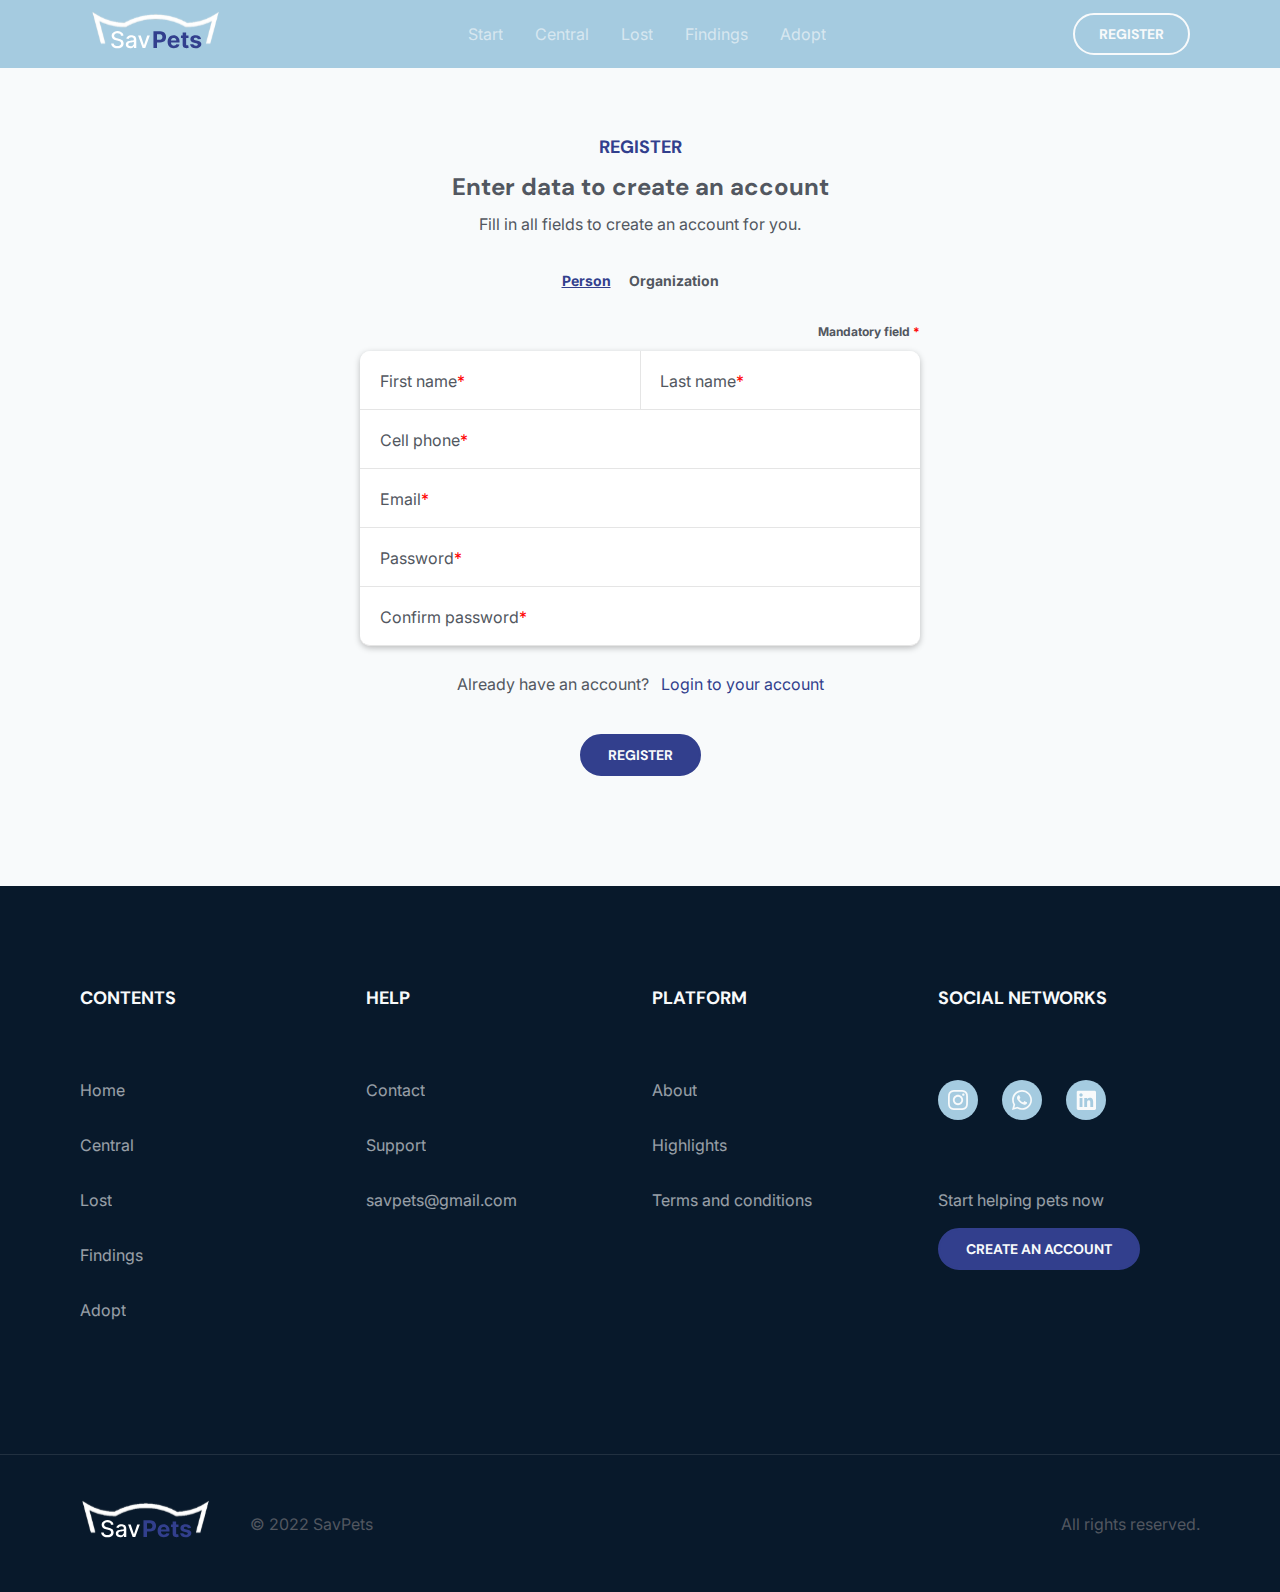
<file: reg-per.html>
<!DOCTYPE html>
<html lang="en">
<head>
	<meta charset="UTF-8">
	<meta name="viewport" content="width=device-width, initial-scale=1.0">
	<link rel="stylesheet" href="css/reg-per.css">
	<link rel="short icon" href="img/logo/logo.svg">
	<title>SavPets | Register</title>
</head>
<body>
	<header class="center-header">
<div class="container _container-header">
	<div class="nav-header">
		<a href="index.html" class="nav-header__logo-wrapper">
			<svg width="130" height="43" viewBox="0 0 130 43" fill="none" xmlns="http://www.w3.org/2000/svg" xmlns:xlink="http://www.w3.org/1999/xlink">
<rect width="130" height="33.4559" fill="url(#pattern0)"/>
<path d="M63.4538 37V20.2727H70.0533C71.322 20.2727 72.4028 20.515 73.2958 20.9996C74.1888 21.4788 74.8694 22.1458 75.3377 23.0007C75.8114 23.8501 76.0483 24.8303 76.0483 25.9411C76.0483 27.0518 75.8087 28.032 75.3295 28.8814C74.8504 29.7308 74.1561 30.3924 73.2468 30.8661C72.3429 31.3398 71.2485 31.5767 69.9634 31.5767H65.7571V28.7425H69.3917C70.0723 28.7425 70.6332 28.6255 71.0742 28.3913C71.5207 28.1518 71.8529 27.8223 72.0707 27.4031C72.2939 26.9783 72.4055 26.491 72.4055 25.9411C72.4055 25.3857 72.2939 24.901 72.0707 24.4872C71.8529 24.0679 71.5207 23.744 71.0742 23.5153C70.6277 23.2811 70.0614 23.1641 69.3754 23.1641H66.9904V37H63.4538ZM83.7953 37.245C82.5048 37.245 81.394 36.9837 80.4629 36.4609C79.5372 35.9328 78.8239 35.1868 78.323 34.223C77.822 33.2538 77.5716 32.1076 77.5716 30.7844C77.5716 29.494 77.822 28.3614 78.323 27.3867C78.8239 26.4121 79.5291 25.6525 80.4384 25.108C81.3532 24.5634 82.4258 24.2912 83.6564 24.2912C84.4841 24.2912 85.2546 24.4246 85.9679 24.6914C86.6866 24.9528 87.3128 25.3475 87.8464 25.8757C88.3855 26.4039 88.8047 27.0682 89.1042 27.8686C89.4037 28.6636 89.5534 29.5947 89.5534 30.6619V31.6175H78.96V29.4613H86.2782C86.2782 28.9603 86.1693 28.5166 85.9515 28.13C85.7337 27.7434 85.4315 27.4412 85.0449 27.2234C84.6638 27.0001 84.22 26.8885 83.7136 26.8885C83.1854 26.8885 82.7172 27.011 82.3088 27.256C81.9058 27.4956 81.59 27.8196 81.3613 28.228C81.1326 28.6309 81.0156 29.0801 81.0101 29.5756V31.6257C81.0101 32.2464 81.1245 32.7828 81.3532 33.2347C81.5873 33.6867 81.9167 34.0352 82.3414 34.2802C82.7662 34.5252 83.2698 34.6477 83.8525 34.6477C84.2391 34.6477 84.593 34.5933 84.9142 34.4844C85.2355 34.3755 85.5105 34.2121 85.7392 33.9943C85.9679 33.7765 86.1421 33.5097 86.2619 33.1939L89.4799 33.4062C89.3166 34.1795 88.9817 34.8546 88.4753 35.4318C87.9744 36.0036 87.3264 36.45 86.5314 36.7713C85.7419 37.0871 84.8298 37.245 83.7953 37.245ZM98.497 24.4545V27.0682H90.9419V24.4545H98.497ZM92.6571 21.4489H96.1365V33.1449C96.1365 33.4661 96.1855 33.7166 96.2836 33.8963C96.3816 34.0705 96.5177 34.1931 96.6919 34.2638C96.8716 34.3346 97.0785 34.37 97.3127 34.37C97.476 34.37 97.6394 34.3564 97.8027 34.3292C97.9661 34.2965 98.0913 34.272 98.1784 34.2557L98.7257 36.8448C98.5514 36.8993 98.3064 36.9619 97.9906 37.0327C97.6748 37.1089 97.2909 37.1552 96.839 37.1715C96.0004 37.2042 95.2653 37.0926 94.6337 36.8366C94.0075 36.5807 93.5202 36.1832 93.1717 35.6442C92.8232 35.1051 92.6517 34.4245 92.6571 33.6023V21.4489ZM111.044 28.032L107.859 28.228C107.805 27.9557 107.688 27.7107 107.508 27.4929C107.328 27.2696 107.091 27.0927 106.797 26.962C106.509 26.8259 106.163 26.7578 105.76 26.7578C105.221 26.7578 104.766 26.8722 104.396 27.1009C104.026 27.3241 103.841 27.6236 103.841 27.9993C103.841 28.2988 103.96 28.552 104.2 28.7589C104.44 28.9658 104.851 29.1319 105.433 29.2571L107.704 29.7145C108.924 29.965 109.833 30.3679 110.432 30.9233C111.031 31.4787 111.33 32.2083 111.33 33.1122C111.33 33.9344 111.088 34.6559 110.603 35.2766C110.124 35.8974 109.465 36.382 108.627 36.7305C107.794 37.0735 106.833 37.245 105.744 37.245C104.083 37.245 102.76 36.8993 101.774 36.2077C100.794 35.5108 100.22 34.5633 100.051 33.3654L103.473 33.1857C103.577 33.6921 103.827 34.0787 104.225 34.3455C104.622 34.6069 105.131 34.7376 105.752 34.7376C106.362 34.7376 106.852 34.6205 107.222 34.3864C107.598 34.1468 107.788 33.8391 107.794 33.4634C107.788 33.1476 107.655 32.889 107.394 32.6875C107.132 32.4806 106.729 32.3227 106.185 32.2138L104.012 31.7809C102.787 31.5359 101.875 31.1112 101.276 30.5067C100.682 29.9023 100.386 29.1319 100.386 28.1953C100.386 27.3894 100.604 26.6952 101.039 26.1126C101.48 25.5299 102.098 25.0807 102.893 24.7649C103.694 24.4491 104.63 24.2912 105.703 24.2912C107.287 24.2912 108.534 24.6261 109.444 25.2958C110.358 25.9656 110.892 26.8776 111.044 28.032Z" fill="#323F8D"/>
<path d="M30.9609 24.6669C30.8738 23.8937 30.5144 23.2947 29.8828 22.87C29.2512 22.4399 28.4562 22.2248 27.4979 22.2248C26.8118 22.2248 26.2183 22.3337 25.7173 22.5515C25.2164 22.7638 24.8271 23.0579 24.5494 23.4336C24.2771 23.8039 24.141 24.2259 24.141 24.6996C24.141 25.0971 24.2335 25.4401 24.4187 25.7287C24.6093 26.0173 24.857 26.2596 25.1619 26.4556C25.4723 26.6462 25.8045 26.8068 26.1584 26.9375C26.5123 27.0627 26.8526 27.1662 27.1793 27.2479L28.8129 27.6726C29.3465 27.8033 29.8937 27.9802 30.4545 28.2035C31.0154 28.4267 31.5354 28.7208 32.0146 29.0856C32.4937 29.4504 32.8803 29.9023 33.1744 30.4414C33.4738 30.9805 33.6236 31.6257 33.6236 32.3771C33.6236 33.3246 33.3786 34.1658 32.8885 34.9009C32.4039 35.636 31.6987 36.2159 30.7731 36.6406C29.8529 37.0653 28.7393 37.2777 27.4325 37.2777C26.1802 37.2777 25.0966 37.079 24.1818 36.6815C23.267 36.284 22.551 35.7204 22.0337 34.9908C21.5165 34.2557 21.2306 33.3845 21.1761 32.3771H23.7081C23.7571 32.9815 23.9531 33.4852 24.2962 33.8881C24.6446 34.2856 25.0884 34.5824 25.6275 34.7784C26.172 34.969 26.7682 35.0643 27.4162 35.0643C28.1295 35.0643 28.7638 34.9527 29.3192 34.7294C29.8801 34.5007 30.3211 34.1849 30.6424 33.782C30.9637 33.3736 31.1243 32.8971 31.1243 32.3526C31.1243 31.8571 30.9827 31.4515 30.6996 31.1357C30.4219 30.8198 30.0434 30.5585 29.5643 30.3516C29.0906 30.1446 28.5542 29.9622 27.9553 29.8043L25.9787 29.2653C24.6392 28.9004 23.5774 28.3641 22.7933 27.6562C22.0147 26.9484 21.6254 26.0118 21.6254 24.8466C21.6254 23.8828 21.8867 23.0415 22.4094 22.3228C22.9322 21.604 23.64 21.0459 24.533 20.6484C25.426 20.2455 26.4334 20.044 27.555 20.044C28.6876 20.044 29.6868 20.2428 30.5526 20.6403C31.4238 21.0378 32.1098 21.585 32.6108 22.282C33.1117 22.9735 33.3731 23.7685 33.3949 24.6669H30.9609ZM40.0944 37.2777C39.2994 37.2777 38.5806 37.1307 37.9381 36.8366C37.2956 36.5372 36.7865 36.1043 36.4108 35.538C36.0405 34.9717 35.8554 34.2775 35.8554 33.4553C35.8554 32.7474 35.9915 32.1648 36.2638 31.7074C36.536 31.25 36.9036 30.8879 37.3664 30.6211C37.8292 30.3543 38.3465 30.1528 38.9182 30.0167C39.49 29.8806 40.0726 29.7771 40.6661 29.7063C41.4175 29.6192 42.0274 29.5484 42.4957 29.494C42.9639 29.4341 43.3042 29.3388 43.5166 29.2081C43.729 29.0774 43.8351 28.8651 43.8351 28.571V28.5138C43.8351 27.8005 43.6337 27.2479 43.2307 26.8558C42.8332 26.4638 42.2397 26.2678 41.4502 26.2678C40.628 26.2678 39.98 26.4502 39.5063 26.815C39.038 27.1744 38.714 27.5746 38.5344 28.0156L36.2393 27.4929C36.5115 26.7306 36.909 26.1153 37.4317 25.647C37.9599 25.1733 38.567 24.8303 39.2531 24.6179C39.9392 24.4001 40.6607 24.2912 41.4175 24.2912C41.9185 24.2912 42.4494 24.3511 43.0102 24.4709C43.5765 24.5852 44.1047 24.7976 44.5947 25.108C45.0902 25.4183 45.4959 25.8621 45.8117 26.4393C46.1275 27.011 46.2854 27.7543 46.2854 28.669V37H43.9005V35.2848H43.8025C43.6446 35.6006 43.4077 35.911 43.0919 36.2159C42.7761 36.5208 42.3704 36.774 41.8749 36.9755C41.3794 37.177 40.7859 37.2777 40.0944 37.2777ZM40.6253 35.3175C41.3005 35.3175 41.8776 35.1841 42.3568 34.9173C42.8414 34.6504 43.209 34.302 43.4594 33.8718C43.7153 33.4362 43.8433 32.9706 43.8433 32.4751V30.858C43.7562 30.9451 43.5874 31.0268 43.3369 31.103C43.0919 31.1738 42.8115 31.2364 42.4957 31.2908C42.1798 31.3398 41.8722 31.3861 41.5727 31.4297C41.2732 31.4678 41.0228 31.5005 40.8213 31.5277C40.3476 31.5876 39.9147 31.6883 39.5226 31.8299C39.136 31.9715 38.8257 32.1757 38.5915 32.4425C38.3628 32.7038 38.2485 33.0523 38.2485 33.4879C38.2485 34.0923 38.4717 34.5497 38.9182 34.8601C39.3647 35.165 39.9337 35.3175 40.6253 35.3175ZM59.8212 24.4545L55.2718 37H52.6582L48.1007 24.4545H50.7225L53.8997 34.1087H54.0304L57.1994 24.4545H59.8212Z" fill="white"/>
<defs>
<pattern id="pattern0" patternContentUnits="objectBoundingBox" width="1" height="1">
<use xlink:href="#image0_24_4" transform="scale(0.00245098 0.00952381)"/>
</pattern>
<image id="image0_24_4" width="408" height="105" xlink:href="[data-uri]"/>
</defs>
</svg>
		</a>
		<ul id="nav-menu" class="nav-header__list">
			<li class="nav-header__item"><a href="index.html" class="nav-header__link">Start</a></li>
			<li class="nav-header__item"><a href="center.html" class="nav-header__link">Central</a></li>
			<li class="nav-header__item"><a href="lost.html" class="nav-header__link">Lost</a></li>
			<li class="nav-header__item"><a href="#" class="nav-header__link">Findings</a></li>
			<li class="nav-header__item"><a href="#" class="nav-header__link">Adopt</a></li>
			<a href="reg-main.html" class="nav-header__btn _btn">Register</a>
		</ul>
		<a href="reg-main.html" class="nav-header__btn _btn">Register</a>
		<button class="burger-btn"><span></span></button>
	</div>
</div>	</header>
	<main>
		<section class="login">
			<div class="container">
				<div class="login__wrapper">
					<div class="login__subtitle">REGISTER</div>
					<div class="login__title">Enter data to create an account</div>
					<div class="login__desc">Fill in all fields to create an account for you.</div>
					<div class="login__links">
						<div class="login__link">Person</div>
						<a href="reg-org.html" class="login__link">Organization</a>
					</div>
					<form action="#" class="login__form form-login">
						<div class="form-login__tip">Mandatory field <span class="req">*</span></div>
						<div class="form-login__block">
							<div class="form-login__item-block">
								<div class="form-login__item">
									<input id="name" name="name" type="text" class="form-login__input" data-validate-field="name">
									<label for="name" class="form-login__label">First name<span class="req">*</span></label>
								</div>
								<div class="form-login__item">
									<input id="lastname" name="lastname" type="text" class="form-login__input" data-validate-field="lastname">
									<label for="lastname" class="form-login__label">Last name<span class="req">*</span></label>
								</div>
							</div>
							<div class="form-login__item-block">
								<div class="form-login__item">
									<input id="tel" name="tel" type="tel" class="form-login__input" data-validate-field="tel">
									<label for="tel" class="form-login__label">Cell phone<span class="req">*</span></label>
								</div>
							</div>
							<div class="form-login__item-block">
								<div class="form-login__item">
									<input id="email" name="email" type="email" class="form-login__input" data-validate-field="email">
									<label for="email" class="form-login__label">Email<span class="req">*</span></label>
								</div>
							</div>
							<div class="form-login__item-block">
								<div class="form-login__item">
									<input id="password" name="password" type="password" class="form-login__input" data-validate-field="password">
									<label for="password" class="form-login__label">Password<span class="req">*</span></label>
								</div>
							</div>
							<div class="form-login__item-block">
								<div class="form-login__item">
									<input id="con_pass" name="con_pass" type="password" class="form-login__input" data-validate-field="con_pass">
									<label for="con_pass" class="form-login__label">Confirm password<span class="req">*</span></label>
								</div>
							</div>
						</div>
						<div class="form-login__login-block">
							<span>Already have an account?</span>
							<a href="change-pass.html">Login to your account</a>
						</div>
						<button type="submit" class="form-login__btn _btn">REGISTER</button>
					</form>
				</div>
			</div>
		</section>
	</main>
	<footer>
<div class="container">
	<div class="footer__wrapper">
		<div class="footer__grid grid-footer">
			<div class="grid-footer__item item-footer">
				<div class="item-footer__title">CONTENTS</div>
				<ul class="item-footer__list">
					<li class="item-footer__item"><a href="index.html" class="item-footer__link">Home</a></li>
					<li class="item-footer__item"><a href="center.html" class="item-footer__link">Central</a></li>
					<li class="item-footer__item"><a href="lost.html" class="item-footer__link">Lost</a></li>
					<li class="item-footer__item"><a href="#" class="item-footer__link">Findings</a></li>
					<li class="item-footer__item"><a href="#" class="item-footer__link">Adopt</a></li>
				</ul>
			</div>
			<div class="grid-footer__item item-footer">
				<div class="item-footer__title">HELP</div>
				<ul class="item-footer__list">
					<li class="item-footer__item"><a href="#" class="item-footer__link">Contact</a></li>
					<li class="item-footer__item"><a href="#" class="item-footer__link">Support</a></li>
					<li class="item-footer__item"><a href="mailto:savpets@gmail.com" class="item-footer__link">savpets@gmail.com</a></li>
				</ul>
			</div>
			<div class="grid-footer__item item-footer">
				<div class="item-footer__title">PLATFORM</div>
				<ul class="item-footer__list">
					<li class="item-footer__item"><a href="#" class="item-footer__link">About</a></li>
					<li class="item-footer__item"><a href="#" class="item-footer__link">Highlights</a></li>
					<li class="item-footer__item"><a href="#" class="item-footer__link">Terms and conditions</a></li>
				</ul>
			</div>
			<div class="grid-footer__item item-footer">
				<div class="item-footer__title">SOCIAL NETWORKS</div>
				<ul class="item-footer__social-media">
					<li class="item-footer__item"><a href="#" class="item-footer__link">
						<svg width="20" height="20" viewBox="0 0 24 24" fill="none" xmlns="http://www.w3.org/2000/svg">
<path d="M12 0C8.74 0 8.333 0.015 7.053 0.072C5.775 0.132 4.905 0.333 4.14 0.63C3.351 0.936 2.681 1.347 2.014 2.014C1.347 2.681 0.935 3.35 0.63 4.14C0.333 4.905 0.131 5.775 0.072 7.053C0.012 8.333 0 8.74 0 12C0 15.26 0.015 15.667 0.072 16.947C0.132 18.224 0.333 19.095 0.63 19.86C0.936 20.648 1.347 21.319 2.014 21.986C2.681 22.652 3.35 23.065 4.14 23.37C4.906 23.666 5.776 23.869 7.053 23.928C8.333 23.988 8.74 24 12 24C15.26 24 15.667 23.985 16.947 23.928C18.224 23.868 19.095 23.666 19.86 23.37C20.648 23.064 21.319 22.652 21.986 21.986C22.652 21.319 23.065 20.651 23.37 19.86C23.666 19.095 23.869 18.224 23.928 16.947C23.988 15.667 24 15.26 24 12C24 8.74 23.985 8.333 23.928 7.053C23.868 5.776 23.666 4.904 23.37 4.14C23.064 3.351 22.652 2.681 21.986 2.014C21.319 1.347 20.651 0.935 19.86 0.63C19.095 0.333 18.224 0.131 16.947 0.072C15.667 0.012 15.26 0 12 0ZM12 2.16C15.203 2.16 15.585 2.176 16.85 2.231C18.02 2.286 18.655 2.48 19.077 2.646C19.639 2.863 20.037 3.123 20.459 3.542C20.878 3.962 21.138 4.361 21.355 4.923C21.519 5.345 21.715 5.98 21.768 7.15C21.825 8.416 21.838 8.796 21.838 12C21.838 15.204 21.823 15.585 21.764 16.85C21.703 18.02 21.508 18.655 21.343 19.077C21.119 19.639 20.864 20.037 20.444 20.459C20.025 20.878 19.62 21.138 19.064 21.355C18.644 21.519 17.999 21.715 16.829 21.768C15.555 21.825 15.18 21.838 11.97 21.838C8.759 21.838 8.384 21.823 7.111 21.764C5.94 21.703 5.295 21.508 4.875 21.343C4.306 21.119 3.915 20.864 3.496 20.444C3.075 20.025 2.806 19.62 2.596 19.064C2.431 18.644 2.237 17.999 2.176 16.829C2.131 15.569 2.115 15.18 2.115 11.985C2.115 8.789 2.131 8.399 2.176 7.124C2.237 5.954 2.431 5.31 2.596 4.89C2.806 4.32 3.075 3.93 3.496 3.509C3.915 3.09 4.306 2.82 4.875 2.611C5.295 2.445 5.926 2.25 7.096 2.19C8.371 2.145 8.746 2.13 11.955 2.13L12 2.16ZM12 5.838C8.595 5.838 5.838 8.598 5.838 12C5.838 15.405 8.598 18.162 12 18.162C15.405 18.162 18.162 15.402 18.162 12C18.162 8.595 15.402 5.838 12 5.838ZM12 16C9.79 16 8 14.21 8 12C8 9.79 9.79 8 12 8C14.21 8 16 9.79 16 12C16 14.21 14.21 16 12 16ZM19.846 5.595C19.846 6.39 19.2 7.035 18.406 7.035C17.611 7.035 16.966 6.389 16.966 5.595C16.966 4.801 17.612 4.156 18.406 4.156C19.199 4.155 19.846 4.801 19.846 5.595Z" fill="white"/>
</svg>
					</a></li>
					<li class="item-footer__item"><a href="#" class="item-footer__link">
						<svg width="20" height="20" viewBox="0 0 20 20" fill="none" xmlns="http://www.w3.org/2000/svg">
<path d="M17.0045 2.90625C15.1339 1.03125 12.6429 0 9.99554 0C4.53125 0 0.0848214 4.44643 0.0848214 9.91071C0.0848214 11.6562 0.540179 13.3616 1.40625 14.8661L0 20L5.25446 18.6205C6.70089 19.4107 8.33036 19.8259 9.99107 19.8259H9.99554C15.4554 19.8259 20 15.3795 20 9.91518C20 7.26786 18.875 4.78125 17.0045 2.90625ZM9.99554 18.1563C8.51339 18.1563 7.0625 17.7589 5.79911 17.0089L5.5 16.8304L2.38393 17.6473L3.21429 14.6071L3.01786 14.2946C2.19196 12.9821 1.75893 11.4688 1.75893 9.91071C1.75893 5.37054 5.45536 1.67411 10 1.67411C12.2009 1.67411 14.2679 2.53125 15.8214 4.08929C17.375 5.64732 18.3304 7.71429 18.3259 9.91518C18.3259 14.4598 14.5357 18.1563 9.99554 18.1563ZM14.5134 11.9866C14.2679 11.8616 13.0491 11.2634 12.8214 11.183C12.5938 11.0982 12.4286 11.058 12.2634 11.308C12.0982 11.558 11.625 12.1116 11.4777 12.2813C11.3348 12.4464 11.1875 12.4688 10.942 12.3438C9.48661 11.6161 8.53125 11.0446 7.57143 9.39732C7.31696 8.95982 7.82589 8.99107 8.29911 8.04464C8.37946 7.87946 8.33929 7.73661 8.27679 7.61161C8.21429 7.48661 7.71875 6.26786 7.51339 5.77232C7.3125 5.29018 7.10714 5.35714 6.95536 5.34821C6.8125 5.33929 6.64732 5.33929 6.48214 5.33929C6.31696 5.33929 6.04911 5.40179 5.82143 5.64732C5.59375 5.89732 4.95536 6.49554 4.95536 7.71429C4.95536 8.93304 5.84375 10.1116 5.96429 10.2768C6.08929 10.442 7.70982 12.942 10.1964 14.0179C11.7679 14.6964 12.3839 14.7545 13.1696 14.6384C13.6473 14.567 14.6339 14.0402 14.8393 13.4598C15.0446 12.8795 15.0446 12.3839 14.9821 12.2813C14.9241 12.1696 14.7589 12.1071 14.5134 11.9866Z" fill="white"/>
</svg>
					</a></li>
					<li class="item-footer__item"><a href="#" class="item-footer__link">
						<svg width="20" height="20" viewBox="0 0 15 15" fill="none" xmlns="http://www.w3.org/2000/svg">
<path d="M13.9309 0.498535H1.62207C1.03244 0.498535 0.555664 0.96403 0.555664 1.53955V13.8991C0.555664 14.4747 1.03244 14.943 1.62207 14.943H13.9309C14.5205 14.943 15.0001 14.4747 15.0001 13.902V1.53955C15.0001 0.96403 14.5205 0.498535 13.9309 0.498535ZM4.84104 12.8073H2.69694V5.91238H4.84104V12.8073ZM3.76899 4.97293C3.08062 4.97293 2.52485 4.41715 2.52485 3.73161C2.52485 3.04606 3.08062 2.49029 3.76899 2.49029C4.45454 2.49029 5.01031 3.04606 5.01031 3.73161C5.01031 4.41433 4.45454 4.97293 3.76899 4.97293ZM12.8645 12.8073H10.7232V9.45578C10.7232 8.65739 10.7091 7.62766 9.60883 7.62766C8.49447 7.62766 8.3252 8.4994 8.3252 9.39936V12.8073H6.18674V5.91238H8.24056V6.85466H8.26877C8.55371 6.31299 9.25337 5.74029 10.2944 5.74029C12.4639 5.74029 12.8645 7.16781 12.8645 9.02414V12.8073V12.8073Z" fill="white"/>
</svg>
					</a></li>
				</ul>
				<div class="item-footer__start">
					<span>Start helping pets now</span>
					<a href="reg-main.html" class="item-footer__start-btn _btn">CREATE AN ACCOUNT</a>
				</div>
			</div>
		</div>
		<div class="footer__bottom bottom-footer">
			<div class="bottom-footer__left">
				<a href="index.html" class="bottom-footer__logo-wrapper"><img src="img/logo/logo.svg" alt="" class="bottom-footer__logo"></a>
				<div class="bottom-footer__copyright">© 2022 SavPets</div>
			</div>
			<div class="bottom-footer__right">
				<span>All rights reserved.</span>
			</div>
		</div>
	</div>
</div>	</footer>
	<script src="js/reg-per.js"></script>
</body>
</html>
</file>
<file: css/style.css>
@import url("https://fonts.googleapis.com/css2?family=DM+Sans:wght@400;500;700&family=Inter:wght@400;700&display=swap");
._container-header {
  display: -webkit-box;
  display: -ms-flexbox;
  display: flex;
  -webkit-box-align: center;
      -ms-flex-align: center;
          align-items: center;
  -webkit-box-pack: center;
      -ms-flex-pack: center;
          justify-content: center;
  padding: 0;
  position: fixed;
  z-index: 900;
  width: 100vw;
  max-width: inherit;
  -webkit-transition: var(--transition);
  transition: var(--transition);
}
._container-header svg path {
  -webkit-transition: var(--transition);
  transition: var(--transition);
}
._container-header._active {
  background-color: var(--clr-accent-1);
}
._container-header._active svg path {
  fill: var(--clr-bg);
}
@media (any-hover: hover) {
  ._container-header._active .nav-header__btn:hover {
    color: var(--clr-accent-1);
  }
}

.nav-header {
  display: -webkit-box;
  display: -ms-flexbox;
  display: flex;
  -webkit-box-pack: justify;
      -ms-flex-pack: justify;
          justify-content: space-between;
  -webkit-box-align: center;
      -ms-flex-align: center;
          align-items: center;
  width: 100%;
  max-width: 1130px;
  padding: 0px 15px;
}
@media (max-width: 768px) {
  .nav-header {
    padding: 16px 15px;
  }
}
.nav-header__logo-wrapper {
  position: relative;
  z-index: 999;
}
.nav-header__list {
  display: -webkit-box;
  display: -ms-flexbox;
  display: flex;
}
@media (max-width: 768px) {
  .nav-header__list {
    position: fixed;
    top: 0;
    right: -100%;
    width: 90vw;
    height: 100vh;
    display: block;
    text-align: right;
    padding-top: 100px;
    background-color: var(--clr-accent-1);
    -webkit-transition: var(--transition);
    transition: var(--transition);
    overflow: scroll;
  }
  .nav-header__list._active {
    right: 0%;
  }
}
.nav-header__list .nav-header__btn._btn {
  display: none;
}
@media (max-width: 768px) {
  .nav-header__list .nav-header__btn._btn {
    display: inline-block;
    position: absolute;
    margin: 32px auto;
    font-size: 24px;
    font-weight: 700;
    left: 50%;
    -webkit-transform: translateX(-50%);
            transform: translateX(-50%);
  }
}
.nav-header__item {
  cursor: pointer;
  position: relative;
  padding: 24px 0px;
}
@media (min-width: 769px) {
  .nav-header__item::before {
    content: "";
    position: absolute;
    bottom: 0;
    left: 0;
    width: 100%;
    height: 2px;
    background-color: var(--clr-bg);
    opacity: 0;
    -webkit-transition: var(--transition);
    transition: var(--transition);
  }
}
@media (min-width: 769px) and (any-hover: hover) {
  .nav-header__item:hover::before {
    opacity: 1;
  }
  .nav-header__item:hover .nav-header__link {
    opacity: 1;
  }
}
@media (max-width: 768px) {
  .nav-header__item {
    padding: 0;
    font-size: 36px;
    font-weight: 700;
    margin: 16px 32px;
  }
}
.nav-header__link {
  margin: 0px 16px;
  color: var(--clr-bg);
  opacity: 0.6;
  -webkit-transition: var(--transition);
  transition: var(--transition);
}
@media (max-width: 768px) {
  .nav-header__link {
    opacity: 1;
  }
}
.nav-header__btn._btn {
  border: 2px solid var(--clr-bg);
  background-color: transparent;
  color: var(--clr-bg);
  padding: 10px 24px;
}
@media (any-hover: hover) {
  .nav-header__btn._btn:hover {
    background-color: var(--clr-bg);
    color: var(--clr-accent-2);
  }
}
@media (max-width: 768px) {
  .nav-header__btn._btn {
    display: none;
  }
}
.nav-header .burger-btn {
  --width: 30px;
}
.nav-header .burger-btn span, .nav-header .burger-btn::before, .nav-header .burger-btn::after {
  background-color: var(--clr-bg);
}

footer {
  background-color: #08192B;
}

.footer__grid {
  position: relative;
  padding: 100px 0px;
  display: -ms-grid;
  display: grid;
  gap: 24px;
  -ms-grid-columns: 1fr 24px 1fr 24px 1fr 24px 1fr;
  grid-template-columns: repeat(4, 1fr);
}
.footer__grid::before {
  content: "";
  position: absolute;
  bottom: 0;
  left: calc(0px - (100vw - 1120px) / 2);
  width: 100vw;
  height: 1px;
  background-color: rgba(255, 255, 255, 0.1);
}
@media (max-width: 1150px) {
  .footer__grid::before {
    left: -15px;
  }
}
@media (max-width: 1024px) {
  .footer__grid {
    -ms-grid-columns: (1fr)[2];
    grid-template-columns: repeat(2, 1fr);
  }
}
@media (max-width: 425px) {
  .footer__grid {
    -ms-grid-columns: 1fr;
    grid-template-columns: 1fr;
    place-items: center;
    text-align: center;
    gap: 48px;
  }
}
.item-footer__title {
  font: 700 18px var(--font-2);
  color: var(--clr-bg);
  margin-bottom: 70px;
}
@media (max-width: 425px) {
  .item-footer__title {
    margin-bottom: 24px;
  }
}
.item-footer__item {
  margin: 35px 0px;
}
.item-footer__link {
  color: var(--clr-bg);
  opacity: 0.6;
  -webkit-transition: var(--transition);
  transition: var(--transition);
}
@media (any-hover: hover) {
  .item-footer__link:hover {
    opacity: 1;
  }
}
.item-footer__social-media {
  display: -webkit-box;
  display: -ms-flexbox;
  display: flex;
  gap: 24px;
}
@media (max-width: 425px) {
  .item-footer__social-media {
    -webkit-box-pack: center;
        -ms-flex-pack: center;
            justify-content: center;
  }
}
.item-footer__social-media .item-footer__item {
  margin: 0px 0px 70px 0px;
}
.item-footer__social-media .item-footer__link {
  opacity: 1;
  display: -webkit-box;
  display: -ms-flexbox;
  display: flex;
  -webkit-box-align: center;
      -ms-flex-align: center;
          align-items: center;
  -webkit-box-pack: center;
      -ms-flex-pack: center;
          justify-content: center;
  width: 40px;
  height: 40px;
  border-radius: 50%;
  background-color: var(--clr-accent-2);
  -webkit-transition: var(--transition);
  transition: var(--transition);
}
@media (any-hover: hover) {
  .item-footer__social-media .item-footer__link:hover {
    background-color: var(--clr-bg);
  }
  .item-footer__social-media .item-footer__link:hover svg path {
    fill: var(--clr-accent-2);
  }
}
.item-footer__social-media svg path {
  fill: var(--clr-bg);
}
.item-footer__start {
  color: var(--clr-bg);
}
.item-footer__start span {
  opacity: 0.6;
  display: block;
  margin-bottom: 18px;
}
.item-footer__start-btn {
  color: var(--clr-bg);
  border: 1px solid var(--clr-bg);
  white-space: nowrap;
}

.bottom-footer {
  padding: 45px 0px;
  display: -webkit-box;
  display: -ms-flexbox;
  display: flex;
  gap: 16px;
  -webkit-box-pack: justify;
      -ms-flex-pack: justify;
          justify-content: space-between;
  -webkit-box-align: center;
      -ms-flex-align: center;
          align-items: center;
}
@media (max-width: 550px) {
  .bottom-footer {
    -webkit-box-orient: vertical;
    -webkit-box-direction: normal;
        -ms-flex-direction: column;
            flex-direction: column;
    -webkit-box-align: center;
        -ms-flex-align: center;
            align-items: center;
  }
}
.bottom-footer__left {
  display: -webkit-box;
  display: -ms-flexbox;
  display: flex;
  -webkit-box-align: center;
      -ms-flex-align: center;
          align-items: center;
  gap: 40px;
}
@media (max-width: 425px) {
  .bottom-footer__left {
    -webkit-box-orient: vertical;
    -webkit-box-direction: normal;
        -ms-flex-direction: column;
            flex-direction: column;
  }
}
.bottom-footer__copyright {
  white-space: nowrap;
}
.bottom-footer__right {
  white-space: nowrap;
}

.burger-btn {
  display: none;
  --width: 35px;
  aspect-ratio: 1.26;
  position: relative;
  z-index: 100;
}
@media (max-width: 768px) {
  .burger-btn {
    display: block;
  }
}
.burger-btn span {
  display: block;
  width: var(--width);
  height: calc(var(--width) / 10);
  border-radius: calc(var(--width) / 10);
  background-color: var(--clr-font);
  -webkit-transition: var(--transition);
  transition: var(--transition);
}
.burger-btn::before, .burger-btn::after {
  content: "";
  position: absolute;
  width: var(--width);
  height: calc(var(--width) / 10);
  left: 0;
  border-radius: calc(var(--width) / 10);
  background-color: var(--clr-font);
  -webkit-transform-origin: right;
          transform-origin: right;
  -webkit-transition: var(--transition);
  transition: var(--transition);
}
.burger-btn::before {
  top: 0;
}
.burger-btn::after {
  bottom: 0;
}
.burger-btn._active span {
  opacity: 0;
}
.burger-btn._active::before {
  -webkit-transform: translateY(-10%) rotate(-45deg);
          transform: translateY(-10%) rotate(-45deg);
}
.burger-btn._active::after {
  -webkit-transform: translateY(10%) rotate(45deg);
          transform: translateY(10%) rotate(45deg);
}

:root {
  --clr-bg: #F8FAFB;
  --clr-font: rgba(82, 87, 96, 1);
  --clr-accent-2: #A5CBE0;
  --clr-accent-1: #323F8D;
  --clr-footer: #08192B;
  --font-1: "Inter";
  --font-2: "DM Sans";
  --font-body: 400 16px var(--font-1);
  --font-sec-title: 700 36px var(--font-1);
  --transition: all 0.3s ease-out;
}

html {
  scroll-behavior: smooth;
  overflow-x: hidden;
}

*,
*::before,
*::after {
  margin: 0;
  padding: 0;
  -webkit-box-sizing: border-box;
          box-sizing: border-box;
}

ul,
ol {
  list-style: none;
}

img {
  width: 100%;
  -o-object-fit: cover;
     object-fit: cover;
}

a:visited,
input,
button,
textarea,
select {
  font: inherit;
}

@media (prefers-reduced-motion: reduce) {
  * {
    -webkit-animation-duration: 0.01ms !important;
            animation-duration: 0.01ms !important;
    -webkit-animation-iteration-count: 1 !important;
            animation-iteration-count: 1 !important;
    -webkit-transition-duration: 0.01ms !important;
            transition-duration: 0.01ms !important;
    scroll-behavior: auto !important;
  }
}
body {
  color: var(--clr-font);
  background-color: var(--clr-bg);
  font: var(--font-body);
  height: 100%;
  width: 100%;
  overflow-x: hidden;
}

button {
  cursor: pointer;
  background-color: transparent;
  border: none;
}

a {
  text-decoration: none;
}

.container {
  max-width: 1150px;
  width: 100%;
  padding: 0 15px;
  margin: 0 auto;
}

._btn {
  display: inline-block;
  padding: 10px 26px;
  background-color: var(--clr-accent-1);
  color: var(--clr-bg);
  border-radius: 40px;
  border: 2px solid var(--clr-accent-1);
  font: 700 14px var(--font-2);
  text-transform: uppercase;
  -webkit-transition: var(--transition);
  transition: var(--transition);
}
._btn:active {
  opacity: 0.8;
  -webkit-transition: none;
  transition: none;
}
@media (any-hover: hover) {
  ._btn:hover {
    background-color: var(--clr-bg);
    color: var(--clr-accent-1);
  }
}

._title {
  font: 700 35px var(--font-1);
}

.req {
  color: #FF0202;
}

._lock {
  overflow: hidden;
}

/*-----------------------Header-------------------------*/
.index-header {
  color: var(--clr-bg);
  background: url("../img/index/header/header.jpg") center/cover no-repeat;
  min-height: 100vh;
  height: 100vh;
}
@media (max-width: 768px) {
  .index-header {
    background: url("../img/index/header/header.jpg") bottom 0px right -300px/cover no-repeat;
  }
}
.index-header ._container-header {
  max-width: inherit;
}
.index-header ._container-header .nav-header__item:nth-child(1)::before {
  opacity: 1;
}
.index-header ._container-header .nav-header__item:nth-child(1) .nav-header__link {
  opacity: 1;
}
.index-header .container:nth-child(2) {
  height: 100%;
}
.index-header__wrapper {
  height: 100%;
  width: 50%;
  display: -webkit-box;
  display: -ms-flexbox;
  display: flex;
  -webkit-box-orient: vertical;
  -webkit-box-direction: normal;
      -ms-flex-direction: column;
          flex-direction: column;
  -webkit-box-pack: center;
      -ms-flex-pack: center;
          justify-content: center;
}
@media (max-width: 768px) {
  .index-header__wrapper {
    text-align: center;
    -webkit-box-align: center;
        -ms-flex-align: center;
            align-items: center;
    width: 100%;
  }
}
.index-header__subtitle {
  margin-bottom: 28px;
  color: var(--clr-accent-1);
  font: 700 32px var(--font-1);
}
.index-header__title {
  margin-bottom: 18px;
  font: 700 clamp(2.625rem, 2.259rem + 1.38vw, 3.25rem) var(--font-1);
}
.index-header__desc {
  margin-bottom: 18px;
}
.index-header__buttons {
  display: -webkit-box;
  display: -ms-flexbox;
  display: flex;
  -ms-flex-wrap: wrap;
      flex-wrap: wrap;
  gap: 20px;
}
@media (max-width: 425px) {
  .index-header__buttons {
    -webkit-box-pack: center;
        -ms-flex-pack: center;
            justify-content: center;
  }
}
.index-header__btn {
  display: inline-block;
}
@media (max-width: 425px) {
  .index-header__btn {
    -webkit-box-flex: 0;
        -ms-flex: 0 0 100%;
            flex: 0 0 100%;
  }
}

/*-----------------------/Header-------------------------*/
/*-----------------------Choose-------------------------*/
.choose {
  padding: 140px 0px 200px 0px;
  position: relative;
}
@media (max-width: 425px) {
  .choose .container {
    padding: 0;
  }
}
.choose__title {
  padding: 0 15px;
  font: 700 26px var(--font-1);
  margin-bottom: 50px;
}
.choose__grid {
  display: -webkit-box;
  display: -ms-flexbox;
  display: flex;
  -ms-flex-wrap: wrap;
      flex-wrap: wrap;
  gap: 34px;
  -webkit-box-pack: center;
      -ms-flex-pack: center;
          justify-content: center;
}
.choose .decor {
  position: absolute;
  z-index: -1;
  top: -50px;
  left: 0;
  width: 100%;
  height: 100%;
}
.choose .decor img {
  display: block;
  width: 25vw;
  aspect-ratio: 1;
}
.choose .decor img:first-child {
  -webkit-transform: translateX(20%);
          transform: translateX(20%);
}
.choose .decor img:last-child {
  position: absolute;
  bottom: 0;
  -webkit-transform: translateX(-20%);
          transform: translateX(-20%);
}

.grid-choose__item {
  position: relative;
  min-width: 320px;
  width: 100%;
  -webkit-box-flex: 0;
      -ms-flex: 0 1 calc(33.333% - 34px);
          flex: 0 1 calc(33.333% - 34px);
  padding: 35px 0px 54px 25px;
  background-color: #fff;
  border-radius: 10px;
  -webkit-box-shadow: 0px 2px 10px rgba(0, 0, 0, 0.1);
          box-shadow: 0px 2px 10px rgba(0, 0, 0, 0.1);
}
@media (max-width: 425px) {
  .grid-choose__item {
    -webkit-box-flex: 0;
        -ms-flex: 0 0 100%;
            flex: 0 0 100%;
    border-radius: 0px;
    min-width: 0px;
  }
}

.item-choose__content {
  position: relative;
  z-index: 1;
  width: 55%;
}
@media (max-width: 425px) {
  .item-choose__content {
    width: 100%;
  }
}
.item-choose__type {
  display: inline-block;
  color: var(--clr-bg);
  font: 700 12px var(--font-2);
  border-radius: 10px;
  padding: 2px 8px;
  margin-bottom: 25px;
  background-color: var(--clr-accent-2);
  text-transform: uppercase;
}
.item-choose__title {
  font: 700 15px var(--font-2);
  margin-bottom: 12px;
}
.item-choose__desc {
  font: 400 12px var(--font-2);
}
.item-choose__img-wrapper {
  position: absolute;
  top: 0;
  left: 0;
  width: 100%;
  height: 100%;
}
@media (max-width: 425px) {
  .item-choose__img-wrapper {
    opacity: 0.3;
  }
}
.item-choose__img {
  height: 100%;
}

/*-----------------------/Choose-------------------------*/
/*-----------------------Join-------------------------*/
.join .container {
  max-width: 960px;
}
.join__wrapper {
  display: -webkit-box;
  display: -ms-flexbox;
  display: flex;
  -webkit-box-align: center;
      -ms-flex-align: center;
          align-items: center;
  gap: clamp(2rem, -1.224rem + 12.14vw, 7.5rem);
}
@media (max-width: 768px) {
  .join__wrapper {
    -webkit-box-orient: vertical;
    -webkit-box-direction: normal;
        -ms-flex-direction: column;
            flex-direction: column;
  }
}
.join__img-wrapper {
  position: relative;
  width: 100%;
  min-width: 300px;
  aspect-ratio: 1;
  border: 10px solid #fff;
  background-color: var(--clr-accent-2);
  border-radius: 40px;
}
.join__img {
  position: absolute;
  left: 25px;
  bottom: -4%;
  width: 135%;
}
.join__content {
  -webkit-box-flex: 0;
      -ms-flex: 0 0 50%;
          flex: 0 0 50%;
  padding: 24px 0px;
}
.join__title {
  margin-bottom: 25px;
}
.join__desc {
  line-height: 1.5;
}

/*-----------------------/Join-------------------------*/
/*-----------------------Differents-------------------------*/
.diff {
  padding: 190px 0px;
}
.diff__wrapper {
  display: -webkit-box;
  display: -ms-flexbox;
  display: flex;
  gap: clamp(2rem, -1.224rem + 12.14vw, 7.5rem);
}
@media (max-width: 1024px) {
  .diff__wrapper {
    -webkit-box-orient: vertical;
    -webkit-box-direction: normal;
        -ms-flex-direction: column;
            flex-direction: column;
    -webkit-box-pack: center;
        -ms-flex-pack: center;
            justify-content: center;
    text-align: center;
  }
}
.diff__left {
  -webkit-box-flex: 0;
      -ms-flex: 0 0 50%;
          flex: 0 0 50%;
}
.diff__title {
  -webkit-box-flex: 1;
      -ms-flex: 1 0 50%;
          flex: 1 0 50%;
  margin-bottom: 25px;
}
.diff__desc {
  margin-bottom: 25px;
}
.diff__btn {
  color: var(--clr-bg);
  border: 2px solid var(--clr-accent-2);
  background-color: var(--clr-accent-2);
}
@media (any-hover: hover) {
  .diff__btn:hover {
    background-color: transparent;
    color: var(--clr-accent-2);
  }
}
@media (max-width: 425px) {
  .diff__btn {
    width: 100%;
  }
}
.diff__grid {
  display: -webkit-box;
  display: -ms-flexbox;
  display: flex;
  -ms-flex-wrap: wrap;
      flex-wrap: wrap;
  gap: 25px;
}
@media (max-width: 1024px) {
  .diff__grid {
    -webkit-box-pack: center;
        -ms-flex-pack: center;
            justify-content: center;
  }
}

.grid-diff__item {
  -webkit-box-flex: 0;
      -ms-flex: 0 0 calc(50% - 25px);
          flex: 0 0 calc(50% - 25px);
}
@media (max-width: 425px) {
  .grid-diff__item {
    -webkit-box-flex: 0;
        -ms-flex: 0 0 100%;
            flex: 0 0 100%;
  }
}

.item-diff__img {
  margin-bottom: 10px;
}
.item-diff__title {
  font: 700 18px var(--font-1);
  margin-bottom: 10px;
}
/*-----------------------/Different-------------------------*/
/*-----------------------Start-------------------------*/
.start {
  padding: 100px 0px;
  color: var(--clr-bg);
  background-color: var(--clr-accent-2);
}
.start__wrapper {
  display: -webkit-box;
  display: -ms-flexbox;
  display: flex;
  -webkit-box-align: center;
      -ms-flex-align: center;
          align-items: center;
  -webkit-box-pack: justify;
      -ms-flex-pack: justify;
          justify-content: space-between;
  gap: 32px;
}
@media (max-width: 768px) {
  .start__wrapper {
    -webkit-box-orient: vertical;
    -webkit-box-direction: normal;
        -ms-flex-direction: column;
            flex-direction: column;
  }
}
.start__content {
  -webkit-box-flex: 0;
      -ms-flex: 0 0 60%;
          flex: 0 0 60%;
}
@media (max-width: 1024px) {
  .start__content {
    -webkit-box-flex: 0;
        -ms-flex: 0 0 80%;
            flex: 0 0 80%;
  }
}
@media (max-width: 768px) {
  .start__content {
    -webkit-box-flex: 0;
        -ms-flex: 0 0 100%;
            flex: 0 0 100%;
    text-align: center;
  }
}
.start__title {
  margin-bottom: 25px;
}
.start__btn {
  background-color: var(--clr-bg);
  font-size: 16px;
  color: var(--clr-accent-2);
  border: 2px solid var(--clr-bg);
}
@media (any-hover: hover) {
  .start__btn:hover {
    background-color: transparent;
    color: var(--clr-bg);
  }
}
@media (max-width: 425px) {
  .start__btn {
    width: 100%;
    text-align: center;
  }
}

/*-----------------------/Start-------------------------*/
/*-----------------------Question-------------------------*/
.question {
  padding: 150px 0px;
}
.question__wrapper {
  display: -webkit-box;
  display: -ms-flexbox;
  display: flex;
  gap: clamp(2rem, -1.224rem + 12.14vw, 7.5rem);
  -webkit-box-align: center;
      -ms-flex-align: center;
          align-items: center;
  -webkit-box-pack: center;
      -ms-flex-pack: center;
          justify-content: center;
}
@media (max-width: 768px) {
  .question__wrapper {
    -webkit-box-orient: vertical;
    -webkit-box-direction: normal;
        -ms-flex-direction: column;
            flex-direction: column;
  }
}
.question__left {
  -webkit-box-flex: 0;
      -ms-flex: 0 1 50%;
          flex: 0 1 50%;
}
@media (max-width: 768px) {
  .question__left {
    text-align: center;
    -webkit-box-flex: 0;
        -ms-flex: 0 0 100%;
            flex: 0 0 100%;
  }
}
.question__title {
  margin-bottom: 25px;
}
.question__desc {
  margin-bottom: 25px;
}
.question___com-item {
  display: -webkit-box;
  display: -ms-flexbox;
  display: flex;
  -webkit-box-align: center;
      -ms-flex-align: center;
          align-items: center;
  gap: 10px;
  font-size: 14px;
  margin-bottom: 14px;
}
.question___com-item span {
  display: -webkit-box;
  display: -ms-flexbox;
  display: flex;
  -webkit-box-align: center;
      -ms-flex-align: center;
          align-items: center;
  -webkit-box-pack: center;
      -ms-flex-pack: center;
          justify-content: center;
  width: 40px;
  height: 40px;
  border-radius: 50%;
  background-color: var(--clr-accent-2);
}
.question___com-item:last-child {
  margin-bottom: 0;
}
@media (max-width: 768px) {
  .question___com-item {
    -webkit-box-pack: center;
        -ms-flex-pack: center;
            justify-content: center;
  }
}
.question__right {
  -webkit-box-flex: 0;
      -ms-flex: 0 1 50%;
          flex: 0 1 50%;
}
@media (max-width: 768px) {
  .question__right {
    -webkit-box-flex: 0;
        -ms-flex: 0 0 100%;
            flex: 0 0 100%;
    width: 100%;
  }
}
.form-question__clar {
  text-align: right;
  font: 700 12px var(--font-2);
  margin-bottom: 12px;
}
.form-question__main {
  -webkit-box-shadow: 0px 2px 6px rgba(0, 0, 0, 0.25);
          box-shadow: 0px 2px 6px rgba(0, 0, 0, 0.25);
  border-radius: 10px;
  overflow: hidden;
  margin-bottom: 35px;
}
.form-question__main input:focus + label,
.form-question__main textarea:focus + label,
.form-question__main input:focus + div + label,
.form-question__main textarea:focus + div + label {
  opacity: 0;
}
.form-question__item {
  position: relative;
}
.form-question__item:first-child .form-question__input {
  border-radius: 10px 10px 0px 0px;
}
.form-question__input {
  width: 100%;
  border: none;
  outline: none;
  padding: 20px;
  border-bottom: 1px solid rgba(0, 0, 0, 0.1);
}
.form-question__label {
  font: 700 14px var(--font-2);
  position: absolute;
  left: 20px;
  top: 50%;
  -webkit-transform: translateY(-50%);
          transform: translateY(-50%);
  opacity: 1;
  -webkit-transition: var(--transition);
  transition: var(--transition);
}
.form-question__textarea {
  width: 100%;
  padding: 20px;
  outline: none;
  border: none;
  resize: none;
  border-radius: 0px 0px 10px 10px;
}
.form-question__textarea + label, .form-question__textarea + div + label {
  top: 20px;
  -webkit-transform: translateY(0%);
          transform: translateY(0%);
}
.form-question__btn {
  display: block;
  margin: 0 auto;
  font-size: 16px;
  color: var(--clr-bg);
  border: 2px solid var(--clr-accent-2);
  background-color: var(--clr-accent-2);
}
@media (max-width: 425px) {
  .form-question__btn {
    width: 100%;
  }
}
@media (any-hover: hover) {
  .form-question__btn:hover {
    color: var(--clr-accent-2);
  }
}
.form-question .js-validate-error-label {
  position: absolute;
  right: 5px;
  bottom: 5px;
}

/*-----------------------/Question-------------------------*/
</file>
<file: css/center.css>
@import url("https://fonts.googleapis.com/css2?family=DM+Sans:wght@400;500;700&family=Inter:wght@400;700&display=swap");
._container-header {
  display: -webkit-box;
  display: -ms-flexbox;
  display: flex;
  -webkit-box-align: center;
      -ms-flex-align: center;
          align-items: center;
  -webkit-box-pack: center;
      -ms-flex-pack: center;
          justify-content: center;
  padding: 0;
  position: fixed;
  z-index: 900;
  width: 100vw;
  max-width: inherit;
  -webkit-transition: var(--transition);
  transition: var(--transition);
}
._container-header svg path {
  -webkit-transition: var(--transition);
  transition: var(--transition);
}
._container-header._active {
  background-color: var(--clr-accent-1);
}
._container-header._active svg path {
  fill: var(--clr-bg);
}
@media (any-hover: hover) {
  ._container-header._active .nav-header__btn:hover {
    color: var(--clr-accent-1);
  }
}

.nav-header {
  display: -webkit-box;
  display: -ms-flexbox;
  display: flex;
  -webkit-box-pack: justify;
      -ms-flex-pack: justify;
          justify-content: space-between;
  -webkit-box-align: center;
      -ms-flex-align: center;
          align-items: center;
  width: 100%;
  max-width: 1130px;
  padding: 0px 15px;
}
@media (max-width: 768px) {
  .nav-header {
    padding: 16px 15px;
  }
}
.nav-header__logo-wrapper {
  position: relative;
  z-index: 999;
}
.nav-header__list {
  display: -webkit-box;
  display: -ms-flexbox;
  display: flex;
}
@media (max-width: 768px) {
  .nav-header__list {
    position: fixed;
    top: 0;
    right: -100%;
    width: 90vw;
    height: 100vh;
    display: block;
    text-align: right;
    padding-top: 100px;
    background-color: var(--clr-accent-1);
    -webkit-transition: var(--transition);
    transition: var(--transition);
    overflow: scroll;
  }
  .nav-header__list._active {
    right: 0%;
  }
}
.nav-header__list .nav-header__btn._btn {
  display: none;
}
@media (max-width: 768px) {
  .nav-header__list .nav-header__btn._btn {
    display: inline-block;
    position: absolute;
    margin: 32px auto;
    font-size: 24px;
    font-weight: 700;
    left: 50%;
    -webkit-transform: translateX(-50%);
            transform: translateX(-50%);
  }
}
.nav-header__item {
  cursor: pointer;
  position: relative;
  padding: 24px 0px;
}
@media (min-width: 769px) {
  .nav-header__item::before {
    content: "";
    position: absolute;
    bottom: 0;
    left: 0;
    width: 100%;
    height: 2px;
    background-color: var(--clr-bg);
    opacity: 0;
    -webkit-transition: var(--transition);
    transition: var(--transition);
  }
}
@media (min-width: 769px) and (any-hover: hover) {
  .nav-header__item:hover::before {
    opacity: 1;
  }
  .nav-header__item:hover .nav-header__link {
    opacity: 1;
  }
}
@media (max-width: 768px) {
  .nav-header__item {
    padding: 0;
    font-size: 36px;
    font-weight: 700;
    margin: 16px 32px;
  }
}
.nav-header__link {
  margin: 0px 16px;
  color: var(--clr-bg);
  opacity: 0.6;
  -webkit-transition: var(--transition);
  transition: var(--transition);
}
@media (max-width: 768px) {
  .nav-header__link {
    opacity: 1;
  }
}
.nav-header__btn._btn {
  border: 2px solid var(--clr-bg);
  background-color: transparent;
  color: var(--clr-bg);
  padding: 10px 24px;
}
@media (any-hover: hover) {
  .nav-header__btn._btn:hover {
    background-color: var(--clr-bg);
    color: var(--clr-accent-2);
  }
}
@media (max-width: 768px) {
  .nav-header__btn._btn {
    display: none;
  }
}
.nav-header .burger-btn {
  --width: 30px;
}
.nav-header .burger-btn span, .nav-header .burger-btn::before, .nav-header .burger-btn::after {
  background-color: var(--clr-bg);
}

footer {
  background-color: #08192B;
}

.footer__grid {
  position: relative;
  padding: 100px 0px;
  display: -ms-grid;
  display: grid;
  gap: 24px;
  -ms-grid-columns: 1fr 24px 1fr 24px 1fr 24px 1fr;
  grid-template-columns: repeat(4, 1fr);
}
.footer__grid::before {
  content: "";
  position: absolute;
  bottom: 0;
  left: calc(0px - (100vw - 1120px) / 2);
  width: 100vw;
  height: 1px;
  background-color: rgba(255, 255, 255, 0.1);
}
@media (max-width: 1150px) {
  .footer__grid::before {
    left: -15px;
  }
}
@media (max-width: 1024px) {
  .footer__grid {
    -ms-grid-columns: (1fr)[2];
    grid-template-columns: repeat(2, 1fr);
  }
}
@media (max-width: 425px) {
  .footer__grid {
    -ms-grid-columns: 1fr;
    grid-template-columns: 1fr;
    place-items: center;
    text-align: center;
    gap: 48px;
  }
}
.item-footer__title {
  font: 700 18px var(--font-2);
  color: var(--clr-bg);
  margin-bottom: 70px;
}
@media (max-width: 425px) {
  .item-footer__title {
    margin-bottom: 24px;
  }
}
.item-footer__item {
  margin: 35px 0px;
}
.item-footer__link {
  color: var(--clr-bg);
  opacity: 0.6;
  -webkit-transition: var(--transition);
  transition: var(--transition);
}
@media (any-hover: hover) {
  .item-footer__link:hover {
    opacity: 1;
  }
}
.item-footer__social-media {
  display: -webkit-box;
  display: -ms-flexbox;
  display: flex;
  gap: 24px;
}
@media (max-width: 425px) {
  .item-footer__social-media {
    -webkit-box-pack: center;
        -ms-flex-pack: center;
            justify-content: center;
  }
}
.item-footer__social-media .item-footer__item {
  margin: 0px 0px 70px 0px;
}
.item-footer__social-media .item-footer__link {
  opacity: 1;
  display: -webkit-box;
  display: -ms-flexbox;
  display: flex;
  -webkit-box-align: center;
      -ms-flex-align: center;
          align-items: center;
  -webkit-box-pack: center;
      -ms-flex-pack: center;
          justify-content: center;
  width: 40px;
  height: 40px;
  border-radius: 50%;
  background-color: var(--clr-accent-2);
  -webkit-transition: var(--transition);
  transition: var(--transition);
}
@media (any-hover: hover) {
  .item-footer__social-media .item-footer__link:hover {
    background-color: var(--clr-bg);
  }
  .item-footer__social-media .item-footer__link:hover svg path {
    fill: var(--clr-accent-2);
  }
}
.item-footer__social-media svg path {
  fill: var(--clr-bg);
}
.item-footer__start {
  color: var(--clr-bg);
}
.item-footer__start span {
  opacity: 0.6;
  display: block;
  margin-bottom: 18px;
}
.item-footer__start-btn {
  color: var(--clr-bg);
  border: 1px solid var(--clr-bg);
  white-space: nowrap;
}

.bottom-footer {
  padding: 45px 0px;
  display: -webkit-box;
  display: -ms-flexbox;
  display: flex;
  gap: 16px;
  -webkit-box-pack: justify;
      -ms-flex-pack: justify;
          justify-content: space-between;
  -webkit-box-align: center;
      -ms-flex-align: center;
          align-items: center;
}
@media (max-width: 550px) {
  .bottom-footer {
    -webkit-box-orient: vertical;
    -webkit-box-direction: normal;
        -ms-flex-direction: column;
            flex-direction: column;
    -webkit-box-align: center;
        -ms-flex-align: center;
            align-items: center;
  }
}
.bottom-footer__left {
  display: -webkit-box;
  display: -ms-flexbox;
  display: flex;
  -webkit-box-align: center;
      -ms-flex-align: center;
          align-items: center;
  gap: 40px;
}
@media (max-width: 425px) {
  .bottom-footer__left {
    -webkit-box-orient: vertical;
    -webkit-box-direction: normal;
        -ms-flex-direction: column;
            flex-direction: column;
  }
}
.bottom-footer__copyright {
  white-space: nowrap;
}
.bottom-footer__right {
  white-space: nowrap;
}

.burger-btn {
  display: none;
  --width: 35px;
  aspect-ratio: 1.26;
  position: relative;
  z-index: 100;
}
@media (max-width: 768px) {
  .burger-btn {
    display: block;
  }
}
.burger-btn span {
  display: block;
  width: var(--width);
  height: calc(var(--width) / 10);
  border-radius: calc(var(--width) / 10);
  background-color: var(--clr-font);
  -webkit-transition: var(--transition);
  transition: var(--transition);
}
.burger-btn::before, .burger-btn::after {
  content: "";
  position: absolute;
  width: var(--width);
  height: calc(var(--width) / 10);
  left: 0;
  border-radius: calc(var(--width) / 10);
  background-color: var(--clr-font);
  -webkit-transform-origin: right;
          transform-origin: right;
  -webkit-transition: var(--transition);
  transition: var(--transition);
}
.burger-btn::before {
  top: 0;
}
.burger-btn::after {
  bottom: 0;
}
.burger-btn._active span {
  opacity: 0;
}
.burger-btn._active::before {
  -webkit-transform: translateY(-10%) rotate(-45deg);
          transform: translateY(-10%) rotate(-45deg);
}
.burger-btn._active::after {
  -webkit-transform: translateY(10%) rotate(45deg);
          transform: translateY(10%) rotate(45deg);
}

:root {
  --clr-bg: #F8FAFB;
  --clr-font: rgba(82, 87, 96, 1);
  --clr-accent-2: #A5CBE0;
  --clr-accent-1: #323F8D;
  --clr-footer: #08192B;
  --font-1: "Inter";
  --font-2: "DM Sans";
  --font-body: 400 16px var(--font-1);
  --font-sec-title: 700 36px var(--font-1);
  --transition: all 0.3s ease-out;
}

html {
  scroll-behavior: smooth;
  overflow-x: hidden;
}

*,
*::before,
*::after {
  margin: 0;
  padding: 0;
  -webkit-box-sizing: border-box;
          box-sizing: border-box;
}

ul,
ol {
  list-style: none;
}

img {
  width: 100%;
  -o-object-fit: cover;
     object-fit: cover;
}

a:visited,
input,
button,
textarea,
select {
  font: inherit;
}

@media (prefers-reduced-motion: reduce) {
  * {
    -webkit-animation-duration: 0.01ms !important;
            animation-duration: 0.01ms !important;
    -webkit-animation-iteration-count: 1 !important;
            animation-iteration-count: 1 !important;
    -webkit-transition-duration: 0.01ms !important;
            transition-duration: 0.01ms !important;
    scroll-behavior: auto !important;
  }
}
body {
  color: var(--clr-font);
  background-color: var(--clr-bg);
  font: var(--font-body);
  height: 100%;
  width: 100%;
  overflow-x: hidden;
}

button {
  cursor: pointer;
  background-color: transparent;
  border: none;
}

a {
  text-decoration: none;
}

.container {
  max-width: 1150px;
  width: 100%;
  padding: 0 15px;
  margin: 0 auto;
}

._btn {
  display: inline-block;
  padding: 10px 26px;
  background-color: var(--clr-accent-1);
  color: var(--clr-bg);
  border-radius: 40px;
  border: 2px solid var(--clr-accent-1);
  font: 700 14px var(--font-2);
  text-transform: uppercase;
  -webkit-transition: var(--transition);
  transition: var(--transition);
}
._btn:active {
  opacity: 0.8;
  -webkit-transition: none;
  transition: none;
}
@media (any-hover: hover) {
  ._btn:hover {
    background-color: var(--clr-bg);
    color: var(--clr-accent-1);
  }
}

._title {
  font: 700 35px var(--font-1);
}

.req {
  color: #FF0202;
}

._lock {
  overflow: hidden;
}

/*-----------------------Header-------------------------*/
._container-header {
  background-color: var(--clr-accent-2);
  max-width: inherit;
}
._container-header .nav-header__item:nth-child(2)::before {
  opacity: 1;
}
._container-header .nav-header__item:nth-child(2) .nav-header__link {
  opacity: 1;
}

/*-----------------------/Header-------------------------*/
/*-----------------------Main-------------------------*/
.center-main {
  padding: 120px 0px 100px 0px;
}
.center-main__wrapper {
  text-align: center;
}
.center-main__subtitle {
  font: 700 18px var(--font-2);
  color: var(--clr-accent-1);
  text-transform: uppercase;
  margin-bottom: 12px;
}
.center-main__title {
  font: 700 24px var(--font-2);
  margin-bottom: 65px;
}
.center-main__grid {
  text-align: left;
  display: -ms-grid;
  display: grid;
  gap: 32px;
  grid-template-columns: repeat(auto-fit, minmax(250px, 1fr));
}

.grid-center__item {
  padding: 35px 32px 32px;
  -webkit-box-shadow: 0px 2px 10px rgba(0, 0, 0, 0.1);
          box-shadow: 0px 2px 10px rgba(0, 0, 0, 0.1);
  background-color: #fff;
  border-radius: 10px;
}

.item-center__title {
  font: 700 18px var(--font-2);
  color: var(--clr-accent-1);
  text-transform: capitalize;
  text-align: center;
  margin-bottom: 25px;
}
.item-center__content {
  font: 400 12px var(--font-2);
}
.item-center__content-item {
  margin-bottom: 10px;
}
.item-center__content-item_title {
  font-weight: 500;
}
.item-center__btn {
  padding: 6px 16px;
  white-space: nowrap;
  font: 700 12px var(--font-2);
  width: 100%;
  text-align: center;
  margin-bottom: 5px;
}
.item-center__btn:first-child {
  border: 2px solid var(--clr-accent-1);
  background-color: var(--clr-accent-1);
  color: var(--clr-bg);
}
.item-center__btn:last-child {
  border: 2px solid var(--clr-accent-1);
  background-color: transparent;
  color: var(--clr-accent-1);
  margin-bottom: 0;
}
@media (any-hover: hover) {
  .item-center__btn:last-child:hover {
    background-color: var(--clr-accent-1);
    color: var(--clr-bg);
  }
}

.modal-item {
  overflow-y: scroll;
  position: fixed;
  top: 0;
  left: 0;
  width: 100vw;
  height: 100vh;
  background-color: rgba(29, 40, 52, 0.25);
  opacity: 0;
  visibility: hidden;
  z-index: -999;
  -webkit-transition: opacity 0.3s ease, visibility 0.3s ease;
  transition: opacity 0.3s ease, visibility 0.3s ease;
  display: -ms-grid;
  display: grid;
  place-items: center;
}
.modal-item._active {
  opacity: 1;
  visibility: visible;
  z-index: 995;
  -webkit-transition: opacity 0.3s ease;
  transition: opacity 0.3s ease;
}
.modal-item__container {
  position: relative;
  padding: 80px 30px 32px;
  width: 50vw;
  min-width: 500px;
  border-radius: 10px;
  background-color: var(--clr-bg);
}
@media (max-width: 768px) {
  .modal-item__container {
    width: 90vw;
    min-width: inherit;
  }
}
@media (max-width: 425px) {
  .modal-item__container {
    width: 100vw;
    border-radius: 0px;
  }
}
.modal-item__close-btn {
  top: 48px;
  right: 32px;
  width: 20px;
  height: 20px;
  position: absolute;
}
.modal-item__close-btn::before, .modal-item__close-btn::after {
  content: "";
  position: absolute;
  top: 0;
  width: 140%;
  height: 4px;
  border-radius: 5px;
  background-color: var(--clr-accent-1);
}
.modal-item__close-btn::before {
  left: 0;
  -webkit-transform-origin: left;
          transform-origin: left;
  -webkit-transform: rotate(45deg);
          transform: rotate(45deg);
}
.modal-item__close-btn::after {
  right: 0;
  -webkit-transform-origin: right;
          transform-origin: right;
  -webkit-transform: rotate(-45deg);
          transform: rotate(-45deg);
}
.modal-item__header {
  display: -webkit-box;
  display: -ms-flexbox;
  display: flex;
  -webkit-box-align: center;
      -ms-flex-align: center;
          align-items: center;
  -webkit-box-pack: justify;
      -ms-flex-pack: justify;
          justify-content: space-between;
  margin-bottom: 10px;
}
.modal-item__title {
  font: 700 18px var(--font-2);
  color: var(--clr-accent-1);
  margin-bottom: 16px;
}
.modal-item__btn {
  cursor: pointer;
  background-color: transparent;
  padding: 6px 16px;
  color: var(--clr-accent-1);
  border: 2px solid var(--clr-accent-1);
}
@media (max-width: 425px) {
  .modal-item__btn {
    display: none;
  }
}
.content-modal__item {
  margin-bottom: 10px;
}
.content-modal__item:first-child .item-modal__desc {
  display: -webkit-box;
  display: -ms-flexbox;
  display: flex;
  gap: 80px;
  -webkit-box-align: baseline;
      -ms-flex-align: baseline;
          align-items: baseline;
}
.content-modal__item:first-child .item-modal__desc span:last-child {
  white-space: nowrap;
}

.item-modal {
  font: 400 12px var(--font-2);
}
.item-modal__title {
  font-weight: 500;
}
/*-----------------------/Main-------------------------*/
</file>
<file: css/change-pass.css>
@import url("https://fonts.googleapis.com/css2?family=DM+Sans:wght@400;500;700&family=Inter:wght@400;700&display=swap");
._container-header {
  display: -webkit-box;
  display: -ms-flexbox;
  display: flex;
  -webkit-box-align: center;
      -ms-flex-align: center;
          align-items: center;
  -webkit-box-pack: center;
      -ms-flex-pack: center;
          justify-content: center;
  padding: 0;
  position: fixed;
  z-index: 900;
  width: 100vw;
  max-width: inherit;
  -webkit-transition: var(--transition);
  transition: var(--transition);
}
._container-header svg path {
  -webkit-transition: var(--transition);
  transition: var(--transition);
}
._container-header._active {
  background-color: var(--clr-accent-1);
}
._container-header._active svg path {
  fill: var(--clr-bg);
}
@media (any-hover: hover) {
  ._container-header._active .nav-header__btn:hover {
    color: var(--clr-accent-1);
  }
}

.nav-header {
  display: -webkit-box;
  display: -ms-flexbox;
  display: flex;
  -webkit-box-pack: justify;
      -ms-flex-pack: justify;
          justify-content: space-between;
  -webkit-box-align: center;
      -ms-flex-align: center;
          align-items: center;
  width: 100%;
  max-width: 1130px;
  padding: 0px 15px;
}
@media (max-width: 768px) {
  .nav-header {
    padding: 16px 15px;
  }
}
.nav-header__logo-wrapper {
  position: relative;
  z-index: 999;
}
.nav-header__list {
  display: -webkit-box;
  display: -ms-flexbox;
  display: flex;
}
@media (max-width: 768px) {
  .nav-header__list {
    position: fixed;
    top: 0;
    right: -100%;
    width: 90vw;
    height: 100vh;
    display: block;
    text-align: right;
    padding-top: 100px;
    background-color: var(--clr-accent-1);
    -webkit-transition: var(--transition);
    transition: var(--transition);
    overflow: scroll;
  }
  .nav-header__list._active {
    right: 0%;
  }
}
.nav-header__list .nav-header__btn._btn {
  display: none;
}
@media (max-width: 768px) {
  .nav-header__list .nav-header__btn._btn {
    display: inline-block;
    position: absolute;
    margin: 32px auto;
    font-size: 24px;
    font-weight: 700;
    left: 50%;
    -webkit-transform: translateX(-50%);
            transform: translateX(-50%);
  }
}
.nav-header__item {
  cursor: pointer;
  position: relative;
  padding: 24px 0px;
}
@media (min-width: 769px) {
  .nav-header__item::before {
    content: "";
    position: absolute;
    bottom: 0;
    left: 0;
    width: 100%;
    height: 2px;
    background-color: var(--clr-bg);
    opacity: 0;
    -webkit-transition: var(--transition);
    transition: var(--transition);
  }
}
@media (min-width: 769px) and (any-hover: hover) {
  .nav-header__item:hover::before {
    opacity: 1;
  }
  .nav-header__item:hover .nav-header__link {
    opacity: 1;
  }
}
@media (max-width: 768px) {
  .nav-header__item {
    padding: 0;
    font-size: 36px;
    font-weight: 700;
    margin: 16px 32px;
  }
}
.nav-header__link {
  margin: 0px 16px;
  color: var(--clr-bg);
  opacity: 0.6;
  -webkit-transition: var(--transition);
  transition: var(--transition);
}
@media (max-width: 768px) {
  .nav-header__link {
    opacity: 1;
  }
}
.nav-header__btn._btn {
  border: 2px solid var(--clr-bg);
  background-color: transparent;
  color: var(--clr-bg);
  padding: 10px 24px;
}
@media (any-hover: hover) {
  .nav-header__btn._btn:hover {
    background-color: var(--clr-bg);
    color: var(--clr-accent-2);
  }
}
@media (max-width: 768px) {
  .nav-header__btn._btn {
    display: none;
  }
}
.nav-header .burger-btn {
  --width: 30px;
}
.nav-header .burger-btn span, .nav-header .burger-btn::before, .nav-header .burger-btn::after {
  background-color: var(--clr-bg);
}

footer {
  background-color: #08192B;
}

.footer__grid {
  position: relative;
  padding: 100px 0px;
  display: -ms-grid;
  display: grid;
  gap: 24px;
  -ms-grid-columns: 1fr 24px 1fr 24px 1fr 24px 1fr;
  grid-template-columns: repeat(4, 1fr);
}
.footer__grid::before {
  content: "";
  position: absolute;
  bottom: 0;
  left: calc(0px - (100vw - 1120px) / 2);
  width: 100vw;
  height: 1px;
  background-color: rgba(255, 255, 255, 0.1);
}
@media (max-width: 1150px) {
  .footer__grid::before {
    left: -15px;
  }
}
@media (max-width: 1024px) {
  .footer__grid {
    -ms-grid-columns: (1fr)[2];
    grid-template-columns: repeat(2, 1fr);
  }
}
@media (max-width: 425px) {
  .footer__grid {
    -ms-grid-columns: 1fr;
    grid-template-columns: 1fr;
    place-items: center;
    text-align: center;
    gap: 48px;
  }
}
.item-footer__title {
  font: 700 18px var(--font-2);
  color: var(--clr-bg);
  margin-bottom: 70px;
}
@media (max-width: 425px) {
  .item-footer__title {
    margin-bottom: 24px;
  }
}
.item-footer__item {
  margin: 35px 0px;
}
.item-footer__link {
  color: var(--clr-bg);
  opacity: 0.6;
  -webkit-transition: var(--transition);
  transition: var(--transition);
}
@media (any-hover: hover) {
  .item-footer__link:hover {
    opacity: 1;
  }
}
.item-footer__social-media {
  display: -webkit-box;
  display: -ms-flexbox;
  display: flex;
  gap: 24px;
}
@media (max-width: 425px) {
  .item-footer__social-media {
    -webkit-box-pack: center;
        -ms-flex-pack: center;
            justify-content: center;
  }
}
.item-footer__social-media .item-footer__item {
  margin: 0px 0px 70px 0px;
}
.item-footer__social-media .item-footer__link {
  opacity: 1;
  display: -webkit-box;
  display: -ms-flexbox;
  display: flex;
  -webkit-box-align: center;
      -ms-flex-align: center;
          align-items: center;
  -webkit-box-pack: center;
      -ms-flex-pack: center;
          justify-content: center;
  width: 40px;
  height: 40px;
  border-radius: 50%;
  background-color: var(--clr-accent-2);
  -webkit-transition: var(--transition);
  transition: var(--transition);
}
@media (any-hover: hover) {
  .item-footer__social-media .item-footer__link:hover {
    background-color: var(--clr-bg);
  }
  .item-footer__social-media .item-footer__link:hover svg path {
    fill: var(--clr-accent-2);
  }
}
.item-footer__social-media svg path {
  fill: var(--clr-bg);
}
.item-footer__start {
  color: var(--clr-bg);
}
.item-footer__start span {
  opacity: 0.6;
  display: block;
  margin-bottom: 18px;
}
.item-footer__start-btn {
  color: var(--clr-bg);
  border: 1px solid var(--clr-bg);
  white-space: nowrap;
}

.bottom-footer {
  padding: 45px 0px;
  display: -webkit-box;
  display: -ms-flexbox;
  display: flex;
  gap: 16px;
  -webkit-box-pack: justify;
      -ms-flex-pack: justify;
          justify-content: space-between;
  -webkit-box-align: center;
      -ms-flex-align: center;
          align-items: center;
}
@media (max-width: 550px) {
  .bottom-footer {
    -webkit-box-orient: vertical;
    -webkit-box-direction: normal;
        -ms-flex-direction: column;
            flex-direction: column;
    -webkit-box-align: center;
        -ms-flex-align: center;
            align-items: center;
  }
}
.bottom-footer__left {
  display: -webkit-box;
  display: -ms-flexbox;
  display: flex;
  -webkit-box-align: center;
      -ms-flex-align: center;
          align-items: center;
  gap: 40px;
}
@media (max-width: 425px) {
  .bottom-footer__left {
    -webkit-box-orient: vertical;
    -webkit-box-direction: normal;
        -ms-flex-direction: column;
            flex-direction: column;
  }
}
.bottom-footer__copyright {
  white-space: nowrap;
}
.bottom-footer__right {
  white-space: nowrap;
}

.burger-btn {
  display: none;
  --width: 35px;
  aspect-ratio: 1.26;
  position: relative;
  z-index: 100;
}
@media (max-width: 768px) {
  .burger-btn {
    display: block;
  }
}
.burger-btn span {
  display: block;
  width: var(--width);
  height: calc(var(--width) / 10);
  border-radius: calc(var(--width) / 10);
  background-color: var(--clr-font);
  -webkit-transition: var(--transition);
  transition: var(--transition);
}
.burger-btn::before, .burger-btn::after {
  content: "";
  position: absolute;
  width: var(--width);
  height: calc(var(--width) / 10);
  left: 0;
  border-radius: calc(var(--width) / 10);
  background-color: var(--clr-font);
  -webkit-transform-origin: right;
          transform-origin: right;
  -webkit-transition: var(--transition);
  transition: var(--transition);
}
.burger-btn::before {
  top: 0;
}
.burger-btn::after {
  bottom: 0;
}
.burger-btn._active span {
  opacity: 0;
}
.burger-btn._active::before {
  -webkit-transform: translateY(-10%) rotate(-45deg);
          transform: translateY(-10%) rotate(-45deg);
}
.burger-btn._active::after {
  -webkit-transform: translateY(10%) rotate(45deg);
          transform: translateY(10%) rotate(45deg);
}

:root {
  --clr-bg: #F8FAFB;
  --clr-font: rgba(82, 87, 96, 1);
  --clr-accent-2: #A5CBE0;
  --clr-accent-1: #323F8D;
  --clr-footer: #08192B;
  --font-1: "Inter";
  --font-2: "DM Sans";
  --font-body: 400 16px var(--font-1);
  --font-sec-title: 700 36px var(--font-1);
  --transition: all 0.3s ease-out;
}

html {
  scroll-behavior: smooth;
  overflow-x: hidden;
}

*,
*::before,
*::after {
  margin: 0;
  padding: 0;
  -webkit-box-sizing: border-box;
          box-sizing: border-box;
}

ul,
ol {
  list-style: none;
}

img {
  width: 100%;
  -o-object-fit: cover;
     object-fit: cover;
}

a:visited,
input,
button,
textarea,
select {
  font: inherit;
}

@media (prefers-reduced-motion: reduce) {
  * {
    -webkit-animation-duration: 0.01ms !important;
            animation-duration: 0.01ms !important;
    -webkit-animation-iteration-count: 1 !important;
            animation-iteration-count: 1 !important;
    -webkit-transition-duration: 0.01ms !important;
            transition-duration: 0.01ms !important;
    scroll-behavior: auto !important;
  }
}
body {
  color: var(--clr-font);
  background-color: var(--clr-bg);
  font: var(--font-body);
  height: 100%;
  width: 100%;
  overflow-x: hidden;
}

button {
  cursor: pointer;
  background-color: transparent;
  border: none;
}

a {
  text-decoration: none;
}

.container {
  max-width: 1150px;
  width: 100%;
  padding: 0 15px;
  margin: 0 auto;
}

._btn {
  display: inline-block;
  padding: 10px 26px;
  background-color: var(--clr-accent-1);
  color: var(--clr-bg);
  border-radius: 40px;
  border: 2px solid var(--clr-accent-1);
  font: 700 14px var(--font-2);
  text-transform: uppercase;
  -webkit-transition: var(--transition);
  transition: var(--transition);
}
._btn:active {
  opacity: 0.8;
  -webkit-transition: none;
  transition: none;
}
@media (any-hover: hover) {
  ._btn:hover {
    background-color: var(--clr-bg);
    color: var(--clr-accent-1);
  }
}

._title {
  font: 700 35px var(--font-1);
}

.req {
  color: #FF0202;
}

._lock {
  overflow: hidden;
}

/*-----------------------Header-------------------------*/
._container-header {
  background-color: var(--clr-accent-2);
  max-width: inherit;
}

/*-----------------------/Header-------------------------*/
/*-----------------------Main-------------------------*/
.login {
  padding: 135px 0px 110px;
}
.login__wrapper {
  text-align: center;
}
.login__subtitle {
  font: 700 18px var(--font-2);
  color: var(--clr-accent-1);
  text-transform: uppercase;
  margin-bottom: 12px;
}
.login__title {
  font: 700 24px var(--font-2);
  margin-bottom: 12px;
}
.login__desc {
  margin-bottom: 38px;
}
.login__links {
  display: -webkit-box;
  display: -ms-flexbox;
  display: flex;
  -webkit-box-align: center;
      -ms-flex-align: center;
          align-items: center;
  -webkit-box-pack: center;
      -ms-flex-pack: center;
          justify-content: center;
  gap: 18px;
  margin-bottom: 35px;
}
.login__link {
  color: var(--clr-font);
  font-weight: 700;
  font-size: 14px;
}
.login__link:first-child {
  color: var(--clr-accent-1);
  text-decoration: underline;
}
.login__form {
  width: 50%;
  margin: 0 auto;
}
@media (max-width: 768px) {
  .login__form {
    width: 100%;
  }
}

.form-login__tip {
  margin-bottom: 12px;
  font-size: 12px;
  font-weight: 700;
  text-align: right;
}
.form-login__block {
  border-radius: 10px;
  background-color: #fff;
  margin-bottom: 28px;
  -webkit-box-shadow: 0px 2px 6px rgba(0, 0, 0, 0.25);
          box-shadow: 0px 2px 6px rgba(0, 0, 0, 0.25);
}
.form-login__block input:focus + label,
.form-login__block input:focus + div + label {
  opacity: 0;
}
.form-login__item {
  position: relative;
  overflow: hidden;
}
.form-login__item:first-child .form-login__input {
  border-radius: 10px 10px 0px 0px;
}
.form-login__item:last-child .form-login__input {
  border-radius: 0px 0px 10px 10px;
}
.form-login__input {
  border: none;
  outline: none;
  padding: 20px;
  border-bottom: 1px solid rgba(0, 0, 0, 0.1);
  width: 100%;
  position: relative;
  font: 700 14px var(--font-2);
  color: var(--clr-font);
}
.form-login__label {
  position: absolute;
  top: 50%;
  left: 20px;
  -webkit-transform: translateY(-50%);
          transform: translateY(-50%);
}
.form-login__login-block {
  display: -webkit-box;
  display: -ms-flexbox;
  display: flex;
  gap: 12px;
  -webkit-box-align: center;
      -ms-flex-align: center;
          align-items: center;
  -webkit-box-pack: center;
      -ms-flex-pack: center;
          justify-content: center;
  margin-bottom: 40px;
}
.form-login__login-block a {
  color: var(--clr-accent-1);
}
.form-login__btn {
  color: var(--clr-bg);
  background-color: var(--clr-accent-1);
  border: 2px solid var(--clr-accent-1);
}
@media (max-width: 425px) {
  .form-login__btn {
    width: 100%;
  }
}
.form-login .js-validate-error-label {
  position: absolute;
  right: 5px;
  bottom: 5px;
}

/*-----------------------/Main-------------------------*/
</file>
<file: css/login.css>
@import url("https://fonts.googleapis.com/css2?family=DM+Sans:wght@400;500;700&family=Inter:wght@400;700&display=swap");
._container-header {
  display: -webkit-box;
  display: -ms-flexbox;
  display: flex;
  -webkit-box-align: center;
      -ms-flex-align: center;
          align-items: center;
  -webkit-box-pack: center;
      -ms-flex-pack: center;
          justify-content: center;
  padding: 0;
  position: fixed;
  z-index: 900;
  width: 100vw;
  max-width: inherit;
  -webkit-transition: var(--transition);
  transition: var(--transition);
}
._container-header svg path {
  -webkit-transition: var(--transition);
  transition: var(--transition);
}
._container-header._active {
  background-color: var(--clr-accent-1);
}
._container-header._active svg path {
  fill: var(--clr-bg);
}
@media (any-hover: hover) {
  ._container-header._active .nav-header__btn:hover {
    color: var(--clr-accent-1);
  }
}

.nav-header {
  display: -webkit-box;
  display: -ms-flexbox;
  display: flex;
  -webkit-box-pack: justify;
      -ms-flex-pack: justify;
          justify-content: space-between;
  -webkit-box-align: center;
      -ms-flex-align: center;
          align-items: center;
  width: 100%;
  max-width: 1130px;
  padding: 0px 15px;
}
@media (max-width: 768px) {
  .nav-header {
    padding: 16px 15px;
  }
}
.nav-header__logo-wrapper {
  position: relative;
  z-index: 999;
}
.nav-header__list {
  display: -webkit-box;
  display: -ms-flexbox;
  display: flex;
}
@media (max-width: 768px) {
  .nav-header__list {
    position: fixed;
    top: 0;
    right: -100%;
    width: 90vw;
    height: 100vh;
    display: block;
    text-align: right;
    padding-top: 100px;
    background-color: var(--clr-accent-1);
    -webkit-transition: var(--transition);
    transition: var(--transition);
    overflow: scroll;
  }
  .nav-header__list._active {
    right: 0%;
  }
}
.nav-header__list .nav-header__btn._btn {
  display: none;
}
@media (max-width: 768px) {
  .nav-header__list .nav-header__btn._btn {
    display: inline-block;
    position: absolute;
    margin: 32px auto;
    font-size: 24px;
    font-weight: 700;
    left: 50%;
    -webkit-transform: translateX(-50%);
            transform: translateX(-50%);
  }
}
.nav-header__item {
  cursor: pointer;
  position: relative;
  padding: 24px 0px;
}
@media (min-width: 769px) {
  .nav-header__item::before {
    content: "";
    position: absolute;
    bottom: 0;
    left: 0;
    width: 100%;
    height: 2px;
    background-color: var(--clr-bg);
    opacity: 0;
    -webkit-transition: var(--transition);
    transition: var(--transition);
  }
}
@media (min-width: 769px) and (any-hover: hover) {
  .nav-header__item:hover::before {
    opacity: 1;
  }
  .nav-header__item:hover .nav-header__link {
    opacity: 1;
  }
}
@media (max-width: 768px) {
  .nav-header__item {
    padding: 0;
    font-size: 36px;
    font-weight: 700;
    margin: 16px 32px;
  }
}
.nav-header__link {
  margin: 0px 16px;
  color: var(--clr-bg);
  opacity: 0.6;
  -webkit-transition: var(--transition);
  transition: var(--transition);
}
@media (max-width: 768px) {
  .nav-header__link {
    opacity: 1;
  }
}
.nav-header__btn._btn {
  border: 2px solid var(--clr-bg);
  background-color: transparent;
  color: var(--clr-bg);
  padding: 10px 24px;
}
@media (any-hover: hover) {
  .nav-header__btn._btn:hover {
    background-color: var(--clr-bg);
    color: var(--clr-accent-2);
  }
}
@media (max-width: 768px) {
  .nav-header__btn._btn {
    display: none;
  }
}
.nav-header .burger-btn {
  --width: 30px;
}
.nav-header .burger-btn span, .nav-header .burger-btn::before, .nav-header .burger-btn::after {
  background-color: var(--clr-bg);
}

footer {
  background-color: #08192B;
}

.footer__grid {
  position: relative;
  padding: 100px 0px;
  display: -ms-grid;
  display: grid;
  gap: 24px;
  -ms-grid-columns: 1fr 24px 1fr 24px 1fr 24px 1fr;
  grid-template-columns: repeat(4, 1fr);
}
.footer__grid::before {
  content: "";
  position: absolute;
  bottom: 0;
  left: calc(0px - (100vw - 1120px) / 2);
  width: 100vw;
  height: 1px;
  background-color: rgba(255, 255, 255, 0.1);
}
@media (max-width: 1150px) {
  .footer__grid::before {
    left: -15px;
  }
}
@media (max-width: 1024px) {
  .footer__grid {
    -ms-grid-columns: (1fr)[2];
    grid-template-columns: repeat(2, 1fr);
  }
}
@media (max-width: 425px) {
  .footer__grid {
    -ms-grid-columns: 1fr;
    grid-template-columns: 1fr;
    place-items: center;
    text-align: center;
    gap: 48px;
  }
}
.item-footer__title {
  font: 700 18px var(--font-2);
  color: var(--clr-bg);
  margin-bottom: 70px;
}
@media (max-width: 425px) {
  .item-footer__title {
    margin-bottom: 24px;
  }
}
.item-footer__item {
  margin: 35px 0px;
}
.item-footer__link {
  color: var(--clr-bg);
  opacity: 0.6;
  -webkit-transition: var(--transition);
  transition: var(--transition);
}
@media (any-hover: hover) {
  .item-footer__link:hover {
    opacity: 1;
  }
}
.item-footer__social-media {
  display: -webkit-box;
  display: -ms-flexbox;
  display: flex;
  gap: 24px;
}
@media (max-width: 425px) {
  .item-footer__social-media {
    -webkit-box-pack: center;
        -ms-flex-pack: center;
            justify-content: center;
  }
}
.item-footer__social-media .item-footer__item {
  margin: 0px 0px 70px 0px;
}
.item-footer__social-media .item-footer__link {
  opacity: 1;
  display: -webkit-box;
  display: -ms-flexbox;
  display: flex;
  -webkit-box-align: center;
      -ms-flex-align: center;
          align-items: center;
  -webkit-box-pack: center;
      -ms-flex-pack: center;
          justify-content: center;
  width: 40px;
  height: 40px;
  border-radius: 50%;
  background-color: var(--clr-accent-2);
  -webkit-transition: var(--transition);
  transition: var(--transition);
}
@media (any-hover: hover) {
  .item-footer__social-media .item-footer__link:hover {
    background-color: var(--clr-bg);
  }
  .item-footer__social-media .item-footer__link:hover svg path {
    fill: var(--clr-accent-2);
  }
}
.item-footer__social-media svg path {
  fill: var(--clr-bg);
}
.item-footer__start {
  color: var(--clr-bg);
}
.item-footer__start span {
  opacity: 0.6;
  display: block;
  margin-bottom: 18px;
}
.item-footer__start-btn {
  color: var(--clr-bg);
  border: 1px solid var(--clr-bg);
  white-space: nowrap;
}

.bottom-footer {
  padding: 45px 0px;
  display: -webkit-box;
  display: -ms-flexbox;
  display: flex;
  gap: 16px;
  -webkit-box-pack: justify;
      -ms-flex-pack: justify;
          justify-content: space-between;
  -webkit-box-align: center;
      -ms-flex-align: center;
          align-items: center;
}
@media (max-width: 550px) {
  .bottom-footer {
    -webkit-box-orient: vertical;
    -webkit-box-direction: normal;
        -ms-flex-direction: column;
            flex-direction: column;
    -webkit-box-align: center;
        -ms-flex-align: center;
            align-items: center;
  }
}
.bottom-footer__left {
  display: -webkit-box;
  display: -ms-flexbox;
  display: flex;
  -webkit-box-align: center;
      -ms-flex-align: center;
          align-items: center;
  gap: 40px;
}
@media (max-width: 425px) {
  .bottom-footer__left {
    -webkit-box-orient: vertical;
    -webkit-box-direction: normal;
        -ms-flex-direction: column;
            flex-direction: column;
  }
}
.bottom-footer__copyright {
  white-space: nowrap;
}
.bottom-footer__right {
  white-space: nowrap;
}

.burger-btn {
  display: none;
  --width: 35px;
  aspect-ratio: 1.26;
  position: relative;
  z-index: 100;
}
@media (max-width: 768px) {
  .burger-btn {
    display: block;
  }
}
.burger-btn span {
  display: block;
  width: var(--width);
  height: calc(var(--width) / 10);
  border-radius: calc(var(--width) / 10);
  background-color: var(--clr-font);
  -webkit-transition: var(--transition);
  transition: var(--transition);
}
.burger-btn::before, .burger-btn::after {
  content: "";
  position: absolute;
  width: var(--width);
  height: calc(var(--width) / 10);
  left: 0;
  border-radius: calc(var(--width) / 10);
  background-color: var(--clr-font);
  -webkit-transform-origin: right;
          transform-origin: right;
  -webkit-transition: var(--transition);
  transition: var(--transition);
}
.burger-btn::before {
  top: 0;
}
.burger-btn::after {
  bottom: 0;
}
.burger-btn._active span {
  opacity: 0;
}
.burger-btn._active::before {
  -webkit-transform: translateY(-10%) rotate(-45deg);
          transform: translateY(-10%) rotate(-45deg);
}
.burger-btn._active::after {
  -webkit-transform: translateY(10%) rotate(45deg);
          transform: translateY(10%) rotate(45deg);
}

:root {
  --clr-bg: #F8FAFB;
  --clr-font: rgba(82, 87, 96, 1);
  --clr-accent-2: #A5CBE0;
  --clr-accent-1: #323F8D;
  --clr-footer: #08192B;
  --font-1: "Inter";
  --font-2: "DM Sans";
  --font-body: 400 16px var(--font-1);
  --font-sec-title: 700 36px var(--font-1);
  --transition: all 0.3s ease-out;
}

html {
  scroll-behavior: smooth;
  overflow-x: hidden;
}

*,
*::before,
*::after {
  margin: 0;
  padding: 0;
  -webkit-box-sizing: border-box;
          box-sizing: border-box;
}

ul,
ol {
  list-style: none;
}

img {
  width: 100%;
  -o-object-fit: cover;
     object-fit: cover;
}

a:visited,
input,
button,
textarea,
select {
  font: inherit;
}

@media (prefers-reduced-motion: reduce) {
  * {
    -webkit-animation-duration: 0.01ms !important;
            animation-duration: 0.01ms !important;
    -webkit-animation-iteration-count: 1 !important;
            animation-iteration-count: 1 !important;
    -webkit-transition-duration: 0.01ms !important;
            transition-duration: 0.01ms !important;
    scroll-behavior: auto !important;
  }
}
body {
  color: var(--clr-font);
  background-color: var(--clr-bg);
  font: var(--font-body);
  height: 100%;
  width: 100%;
  overflow-x: hidden;
}

button {
  cursor: pointer;
  background-color: transparent;
  border: none;
}

a {
  text-decoration: none;
}

.container {
  max-width: 1150px;
  width: 100%;
  padding: 0 15px;
  margin: 0 auto;
}

._btn {
  display: inline-block;
  padding: 10px 26px;
  background-color: var(--clr-accent-1);
  color: var(--clr-bg);
  border-radius: 40px;
  border: 2px solid var(--clr-accent-1);
  font: 700 14px var(--font-2);
  text-transform: uppercase;
  -webkit-transition: var(--transition);
  transition: var(--transition);
}
._btn:active {
  opacity: 0.8;
  -webkit-transition: none;
  transition: none;
}
@media (any-hover: hover) {
  ._btn:hover {
    background-color: var(--clr-bg);
    color: var(--clr-accent-1);
  }
}

._title {
  font: 700 35px var(--font-1);
}

.req {
  color: #FF0202;
}

._lock {
  overflow: hidden;
}

/*-----------------------Header-------------------------*/
._container-header {
  background-color: var(--clr-accent-2);
  max-width: inherit;
}

/*-----------------------/Header-------------------------*/
/*-----------------------Main-------------------------*/
.login {
  padding: 135px 0px 110px;
}
.login__wrapper {
  text-align: center;
}
.login__subtitle {
  font: 700 18px var(--font-2);
  color: var(--clr-accent-1);
  text-transform: uppercase;
  margin-bottom: 12px;
}
.login__title {
  font: 700 24px var(--font-2);
  margin-bottom: 12px;
}
.login__desc {
  margin-bottom: 38px;
}
.login__links {
  display: -webkit-box;
  display: -ms-flexbox;
  display: flex;
  -webkit-box-align: center;
      -ms-flex-align: center;
          align-items: center;
  -webkit-box-pack: center;
      -ms-flex-pack: center;
          justify-content: center;
  gap: 18px;
  margin-bottom: 35px;
}
.login__link {
  color: var(--clr-font);
  font-weight: 700;
  font-size: 14px;
}
.login__link:first-child {
  color: var(--clr-accent-1);
  text-decoration: underline;
}
.login__form {
  width: 50%;
  margin: 0 auto;
}
@media (max-width: 768px) {
  .login__form {
    width: 100%;
  }
}

.form-login__tip {
  margin-bottom: 12px;
  font-size: 12px;
  font-weight: 700;
  text-align: right;
}
.form-login__block {
  border-radius: 10px;
  background-color: #fff;
  margin-bottom: 28px;
  -webkit-box-shadow: 0px 2px 6px rgba(0, 0, 0, 0.25);
          box-shadow: 0px 2px 6px rgba(0, 0, 0, 0.25);
}
.form-login__block input:focus + label,
.form-login__block input:focus + div + label {
  opacity: 0;
}
.form-login__item {
  position: relative;
  overflow: hidden;
}
.form-login__item:first-child .form-login__input {
  border-radius: 10px 10px 0px 0px;
}
.form-login__item:last-child .form-login__input {
  border-radius: 0px 0px 10px 10px;
}
.form-login__input {
  border: none;
  outline: none;
  padding: 20px;
  border-bottom: 1px solid rgba(0, 0, 0, 0.1);
  width: 100%;
  position: relative;
  font: 700 14px var(--font-2);
  color: var(--clr-font);
}
.form-login__label {
  position: absolute;
  top: 50%;
  left: 20px;
  -webkit-transform: translateY(-50%);
          transform: translateY(-50%);
}
.form-login__login-block {
  display: -webkit-box;
  display: -ms-flexbox;
  display: flex;
  gap: 12px;
  -webkit-box-align: center;
      -ms-flex-align: center;
          align-items: center;
  -webkit-box-pack: center;
      -ms-flex-pack: center;
          justify-content: center;
  margin-bottom: 40px;
}
.form-login__login-block a {
  color: var(--clr-accent-1);
}
.form-login__btn {
  color: var(--clr-bg);
  background-color: var(--clr-accent-1);
  border: 2px solid var(--clr-accent-1);
}
@media (max-width: 425px) {
  .form-login__btn {
    width: 100%;
  }
}
.form-login .js-validate-error-label {
  position: absolute;
  right: 5px;
  bottom: 5px;
}

/*-----------------------/Main-------------------------*/
</file>
<file: css/lost.css>
@import url("https://fonts.googleapis.com/css2?family=DM+Sans:wght@400;500;700&family=Inter:wght@400;700&display=swap");
._container-header {
  display: -webkit-box;
  display: -ms-flexbox;
  display: flex;
  -webkit-box-align: center;
      -ms-flex-align: center;
          align-items: center;
  -webkit-box-pack: center;
      -ms-flex-pack: center;
          justify-content: center;
  padding: 0;
  position: fixed;
  z-index: 900;
  width: 100vw;
  max-width: inherit;
  -webkit-transition: var(--transition);
  transition: var(--transition);
}
._container-header svg path {
  -webkit-transition: var(--transition);
  transition: var(--transition);
}
._container-header._active {
  background-color: var(--clr-accent-1);
}
._container-header._active svg path {
  fill: var(--clr-bg);
}
@media (any-hover: hover) {
  ._container-header._active .nav-header__btn:hover {
    color: var(--clr-accent-1);
  }
}

.nav-header {
  display: -webkit-box;
  display: -ms-flexbox;
  display: flex;
  -webkit-box-pack: justify;
      -ms-flex-pack: justify;
          justify-content: space-between;
  -webkit-box-align: center;
      -ms-flex-align: center;
          align-items: center;
  width: 100%;
  max-width: 1130px;
  padding: 0px 15px;
}
@media (max-width: 768px) {
  .nav-header {
    padding: 16px 15px;
  }
}
.nav-header__logo-wrapper {
  position: relative;
  z-index: 999;
}
.nav-header__list {
  display: -webkit-box;
  display: -ms-flexbox;
  display: flex;
}
@media (max-width: 768px) {
  .nav-header__list {
    position: fixed;
    top: 0;
    right: -100%;
    width: 90vw;
    height: 100vh;
    display: block;
    text-align: right;
    padding-top: 100px;
    background-color: var(--clr-accent-1);
    -webkit-transition: var(--transition);
    transition: var(--transition);
    overflow: scroll;
  }
  .nav-header__list._active {
    right: 0%;
  }
}
.nav-header__list .nav-header__btn._btn {
  display: none;
}
@media (max-width: 768px) {
  .nav-header__list .nav-header__btn._btn {
    display: inline-block;
    position: absolute;
    margin: 32px auto;
    font-size: 24px;
    font-weight: 700;
    left: 50%;
    -webkit-transform: translateX(-50%);
            transform: translateX(-50%);
  }
}
.nav-header__item {
  cursor: pointer;
  position: relative;
  padding: 24px 0px;
}
@media (min-width: 769px) {
  .nav-header__item::before {
    content: "";
    position: absolute;
    bottom: 0;
    left: 0;
    width: 100%;
    height: 2px;
    background-color: var(--clr-bg);
    opacity: 0;
    -webkit-transition: var(--transition);
    transition: var(--transition);
  }
}
@media (min-width: 769px) and (any-hover: hover) {
  .nav-header__item:hover::before {
    opacity: 1;
  }
  .nav-header__item:hover .nav-header__link {
    opacity: 1;
  }
}
@media (max-width: 768px) {
  .nav-header__item {
    padding: 0;
    font-size: 36px;
    font-weight: 700;
    margin: 16px 32px;
  }
}
.nav-header__link {
  margin: 0px 16px;
  color: var(--clr-bg);
  opacity: 0.6;
  -webkit-transition: var(--transition);
  transition: var(--transition);
}
@media (max-width: 768px) {
  .nav-header__link {
    opacity: 1;
  }
}
.nav-header__btn._btn {
  border: 2px solid var(--clr-bg);
  background-color: transparent;
  color: var(--clr-bg);
  padding: 10px 24px;
}
@media (any-hover: hover) {
  .nav-header__btn._btn:hover {
    background-color: var(--clr-bg);
    color: var(--clr-accent-2);
  }
}
@media (max-width: 768px) {
  .nav-header__btn._btn {
    display: none;
  }
}
.nav-header .burger-btn {
  --width: 30px;
}
.nav-header .burger-btn span, .nav-header .burger-btn::before, .nav-header .burger-btn::after {
  background-color: var(--clr-bg);
}

footer {
  background-color: #08192B;
}

.footer__grid {
  position: relative;
  padding: 100px 0px;
  display: -ms-grid;
  display: grid;
  gap: 24px;
  -ms-grid-columns: 1fr 24px 1fr 24px 1fr 24px 1fr;
  grid-template-columns: repeat(4, 1fr);
}
.footer__grid::before {
  content: "";
  position: absolute;
  bottom: 0;
  left: calc(0px - (100vw - 1120px) / 2);
  width: 100vw;
  height: 1px;
  background-color: rgba(255, 255, 255, 0.1);
}
@media (max-width: 1150px) {
  .footer__grid::before {
    left: -15px;
  }
}
@media (max-width: 1024px) {
  .footer__grid {
    -ms-grid-columns: (1fr)[2];
    grid-template-columns: repeat(2, 1fr);
  }
}
@media (max-width: 425px) {
  .footer__grid {
    -ms-grid-columns: 1fr;
    grid-template-columns: 1fr;
    place-items: center;
    text-align: center;
    gap: 48px;
  }
}
.item-footer__title {
  font: 700 18px var(--font-2);
  color: var(--clr-bg);
  margin-bottom: 70px;
}
@media (max-width: 425px) {
  .item-footer__title {
    margin-bottom: 24px;
  }
}
.item-footer__item {
  margin: 35px 0px;
}
.item-footer__link {
  color: var(--clr-bg);
  opacity: 0.6;
  -webkit-transition: var(--transition);
  transition: var(--transition);
}
@media (any-hover: hover) {
  .item-footer__link:hover {
    opacity: 1;
  }
}
.item-footer__social-media {
  display: -webkit-box;
  display: -ms-flexbox;
  display: flex;
  gap: 24px;
}
@media (max-width: 425px) {
  .item-footer__social-media {
    -webkit-box-pack: center;
        -ms-flex-pack: center;
            justify-content: center;
  }
}
.item-footer__social-media .item-footer__item {
  margin: 0px 0px 70px 0px;
}
.item-footer__social-media .item-footer__link {
  opacity: 1;
  display: -webkit-box;
  display: -ms-flexbox;
  display: flex;
  -webkit-box-align: center;
      -ms-flex-align: center;
          align-items: center;
  -webkit-box-pack: center;
      -ms-flex-pack: center;
          justify-content: center;
  width: 40px;
  height: 40px;
  border-radius: 50%;
  background-color: var(--clr-accent-2);
  -webkit-transition: var(--transition);
  transition: var(--transition);
}
@media (any-hover: hover) {
  .item-footer__social-media .item-footer__link:hover {
    background-color: var(--clr-bg);
  }
  .item-footer__social-media .item-footer__link:hover svg path {
    fill: var(--clr-accent-2);
  }
}
.item-footer__social-media svg path {
  fill: var(--clr-bg);
}
.item-footer__start {
  color: var(--clr-bg);
}
.item-footer__start span {
  opacity: 0.6;
  display: block;
  margin-bottom: 18px;
}
.item-footer__start-btn {
  color: var(--clr-bg);
  border: 1px solid var(--clr-bg);
  white-space: nowrap;
}

.bottom-footer {
  padding: 45px 0px;
  display: -webkit-box;
  display: -ms-flexbox;
  display: flex;
  gap: 16px;
  -webkit-box-pack: justify;
      -ms-flex-pack: justify;
          justify-content: space-between;
  -webkit-box-align: center;
      -ms-flex-align: center;
          align-items: center;
}
@media (max-width: 550px) {
  .bottom-footer {
    -webkit-box-orient: vertical;
    -webkit-box-direction: normal;
        -ms-flex-direction: column;
            flex-direction: column;
    -webkit-box-align: center;
        -ms-flex-align: center;
            align-items: center;
  }
}
.bottom-footer__left {
  display: -webkit-box;
  display: -ms-flexbox;
  display: flex;
  -webkit-box-align: center;
      -ms-flex-align: center;
          align-items: center;
  gap: 40px;
}
@media (max-width: 425px) {
  .bottom-footer__left {
    -webkit-box-orient: vertical;
    -webkit-box-direction: normal;
        -ms-flex-direction: column;
            flex-direction: column;
  }
}
.bottom-footer__copyright {
  white-space: nowrap;
}
.bottom-footer__right {
  white-space: nowrap;
}

.burger-btn {
  display: none;
  --width: 35px;
  aspect-ratio: 1.26;
  position: relative;
  z-index: 100;
}
@media (max-width: 768px) {
  .burger-btn {
    display: block;
  }
}
.burger-btn span {
  display: block;
  width: var(--width);
  height: calc(var(--width) / 10);
  border-radius: calc(var(--width) / 10);
  background-color: var(--clr-font);
  -webkit-transition: var(--transition);
  transition: var(--transition);
}
.burger-btn::before, .burger-btn::after {
  content: "";
  position: absolute;
  width: var(--width);
  height: calc(var(--width) / 10);
  left: 0;
  border-radius: calc(var(--width) / 10);
  background-color: var(--clr-font);
  -webkit-transform-origin: right;
          transform-origin: right;
  -webkit-transition: var(--transition);
  transition: var(--transition);
}
.burger-btn::before {
  top: 0;
}
.burger-btn::after {
  bottom: 0;
}
.burger-btn._active span {
  opacity: 0;
}
.burger-btn._active::before {
  -webkit-transform: translateY(-10%) rotate(-45deg);
          transform: translateY(-10%) rotate(-45deg);
}
.burger-btn._active::after {
  -webkit-transform: translateY(10%) rotate(45deg);
          transform: translateY(10%) rotate(45deg);
}

:root {
  --clr-bg: #F8FAFB;
  --clr-font: rgba(82, 87, 96, 1);
  --clr-accent-2: #A5CBE0;
  --clr-accent-1: #323F8D;
  --clr-footer: #08192B;
  --font-1: "Inter";
  --font-2: "DM Sans";
  --font-body: 400 16px var(--font-1);
  --font-sec-title: 700 36px var(--font-1);
  --transition: all 0.3s ease-out;
}

html {
  scroll-behavior: smooth;
  overflow-x: hidden;
}

*,
*::before,
*::after {
  margin: 0;
  padding: 0;
  -webkit-box-sizing: border-box;
          box-sizing: border-box;
}

ul,
ol {
  list-style: none;
}

img {
  width: 100%;
  -o-object-fit: cover;
     object-fit: cover;
}

a:visited,
input,
button,
textarea,
select {
  font: inherit;
}

@media (prefers-reduced-motion: reduce) {
  * {
    -webkit-animation-duration: 0.01ms !important;
            animation-duration: 0.01ms !important;
    -webkit-animation-iteration-count: 1 !important;
            animation-iteration-count: 1 !important;
    -webkit-transition-duration: 0.01ms !important;
            transition-duration: 0.01ms !important;
    scroll-behavior: auto !important;
  }
}
body {
  color: var(--clr-font);
  background-color: var(--clr-bg);
  font: var(--font-body);
  height: 100%;
  width: 100%;
  overflow-x: hidden;
}

button {
  cursor: pointer;
  background-color: transparent;
  border: none;
}

a {
  text-decoration: none;
}

.container {
  max-width: 1150px;
  width: 100%;
  padding: 0 15px;
  margin: 0 auto;
}

._btn {
  display: inline-block;
  padding: 10px 26px;
  background-color: var(--clr-accent-1);
  color: var(--clr-bg);
  border-radius: 40px;
  border: 2px solid var(--clr-accent-1);
  font: 700 14px var(--font-2);
  text-transform: uppercase;
  -webkit-transition: var(--transition);
  transition: var(--transition);
}
._btn:active {
  opacity: 0.8;
  -webkit-transition: none;
  transition: none;
}
@media (any-hover: hover) {
  ._btn:hover {
    background-color: var(--clr-bg);
    color: var(--clr-accent-1);
  }
}

._title {
  font: 700 35px var(--font-1);
}

.req {
  color: #FF0202;
}

._lock {
  overflow: hidden;
}

/*-----------------------Header-------------------------*/
._container-header {
  background-color: var(--clr-accent-2);
  max-width: inherit;
}
._container-header .nav-header__item:nth-child(3)::before {
  opacity: 1;
}
._container-header .nav-header__item:nth-child(3) .nav-header__link {
  opacity: 1;
}

/*-----------------------/Header-------------------------*/
/*-----------------------Main-------------------------*/
.center-main {
  padding: 120px 0px 100px 0px;
}
.center-main__wrapper {
  text-align: center;
}
.center-main__subtitle {
  font: 700 18px var(--font-2);
  color: var(--clr-accent-1);
  text-transform: uppercase;
  margin-bottom: 12px;
}
.center-main__title {
  font: 700 24px var(--font-2);
  margin-bottom: 65px;
}
.center-main__grid {
  text-align: left;
  display: -ms-grid;
  display: grid;
  gap: 32px;
  grid-template-columns: repeat(auto-fit, minmax(250px, 1fr));
}

.grid-center__item {
  padding: 35px 32px 32px;
  -webkit-box-shadow: 0px 2px 10px rgba(0, 0, 0, 0.1);
          box-shadow: 0px 2px 10px rgba(0, 0, 0, 0.1);
  background-color: #fff;
  border-radius: 10px;
}

.item-center__title {
  font: 700 18px var(--font-2);
  color: var(--clr-accent-1);
  text-transform: capitalize;
  text-align: center;
  margin-bottom: 25px;
}
.item-center__content {
  font: 400 12px var(--font-2);
}
.item-center__content-item {
  margin-bottom: 10px;
}
.item-center__content-item_title {
  font-weight: 500;
}
.item-center__btn {
  padding: 6px 16px;
  white-space: nowrap;
  font: 700 12px var(--font-2);
  width: 100%;
  text-align: center;
  margin-bottom: 5px;
}
.item-center__btn:first-child {
  border: 2px solid var(--clr-accent-1);
  background-color: var(--clr-accent-1);
  color: var(--clr-bg);
}
.item-center__btn:last-child {
  border: 2px solid var(--clr-accent-1);
  background-color: transparent;
  color: var(--clr-accent-1);
  margin-bottom: 0;
}
@media (any-hover: hover) {
  .item-center__btn:last-child:hover {
    background-color: var(--clr-accent-1);
    color: var(--clr-bg);
  }
}

.modal-item {
  overflow-y: scroll;
  position: fixed;
  top: 0;
  left: 0;
  width: 100vw;
  height: 100vh;
  background-color: rgba(29, 40, 52, 0.25);
  opacity: 0;
  visibility: hidden;
  z-index: -999;
  -webkit-transition: opacity 0.3s ease, visibility 0.3s ease;
  transition: opacity 0.3s ease, visibility 0.3s ease;
  display: -ms-grid;
  display: grid;
  place-items: center;
}
.modal-item._active {
  opacity: 1;
  visibility: visible;
  z-index: 995;
  -webkit-transition: opacity 0.3s ease;
  transition: opacity 0.3s ease;
}
.modal-item__container {
  position: relative;
  padding: 80px 30px 32px;
  width: 50vw;
  min-width: 500px;
  border-radius: 10px;
  background-color: var(--clr-bg);
}
@media (max-width: 768px) {
  .modal-item__container {
    width: 90vw;
    min-width: inherit;
  }
}
@media (max-width: 425px) {
  .modal-item__container {
    width: 100vw;
    border-radius: 0px;
  }
}
.modal-item__close-btn {
  top: 48px;
  right: 32px;
  width: 20px;
  height: 20px;
  position: absolute;
}
.modal-item__close-btn::before, .modal-item__close-btn::after {
  content: "";
  position: absolute;
  top: 0;
  width: 140%;
  height: 4px;
  border-radius: 5px;
  background-color: var(--clr-accent-1);
}
.modal-item__close-btn::before {
  left: 0;
  -webkit-transform-origin: left;
          transform-origin: left;
  -webkit-transform: rotate(45deg);
          transform: rotate(45deg);
}
.modal-item__close-btn::after {
  right: 0;
  -webkit-transform-origin: right;
          transform-origin: right;
  -webkit-transform: rotate(-45deg);
          transform: rotate(-45deg);
}
.modal-item__header {
  display: -webkit-box;
  display: -ms-flexbox;
  display: flex;
  -webkit-box-align: center;
      -ms-flex-align: center;
          align-items: center;
  -webkit-box-pack: justify;
      -ms-flex-pack: justify;
          justify-content: space-between;
  margin-bottom: 10px;
}
.modal-item__title {
  font: 700 18px var(--font-2);
  color: var(--clr-accent-1);
  margin-bottom: 16px;
}
.modal-item__btn {
  padding: 6px 16px;
  color: var(--clr-accent-1);
  border: 2px solid var(--clr-accent-1);
}
@media (max-width: 425px) {
  .modal-item__btn {
    display: none;
  }
}
.content-modal__item {
  margin-bottom: 10px;
}
.content-modal__item:first-child .item-modal__desc {
  display: -webkit-box;
  display: -ms-flexbox;
  display: flex;
  gap: 80px;
  -webkit-box-align: baseline;
      -ms-flex-align: baseline;
          align-items: baseline;
}
.content-modal__item:first-child .item-modal__desc span:last-child {
  white-space: nowrap;
}

.item-modal {
  font: 400 12px var(--font-2);
}
.item-modal__title {
  font-weight: 500;
}
/*-----------------------/Main-------------------------*/
</file>
<file: css/reg-main.css>
@import url("https://fonts.googleapis.com/css2?family=DM+Sans:wght@400;500;700&family=Inter:wght@400;700&display=swap");
._container-header {
  display: -webkit-box;
  display: -ms-flexbox;
  display: flex;
  -webkit-box-align: center;
      -ms-flex-align: center;
          align-items: center;
  -webkit-box-pack: center;
      -ms-flex-pack: center;
          justify-content: center;
  padding: 0;
  position: fixed;
  z-index: 900;
  width: 100vw;
  max-width: inherit;
  -webkit-transition: var(--transition);
  transition: var(--transition);
}
._container-header svg path {
  -webkit-transition: var(--transition);
  transition: var(--transition);
}
._container-header._active {
  background-color: var(--clr-accent-1);
}
._container-header._active svg path {
  fill: var(--clr-bg);
}
@media (any-hover: hover) {
  ._container-header._active .nav-header__btn:hover {
    color: var(--clr-accent-1);
  }
}

.nav-header {
  display: -webkit-box;
  display: -ms-flexbox;
  display: flex;
  -webkit-box-pack: justify;
      -ms-flex-pack: justify;
          justify-content: space-between;
  -webkit-box-align: center;
      -ms-flex-align: center;
          align-items: center;
  width: 100%;
  max-width: 1130px;
  padding: 0px 15px;
}
@media (max-width: 768px) {
  .nav-header {
    padding: 16px 15px;
  }
}
.nav-header__logo-wrapper {
  position: relative;
  z-index: 999;
}
.nav-header__list {
  display: -webkit-box;
  display: -ms-flexbox;
  display: flex;
}
@media (max-width: 768px) {
  .nav-header__list {
    position: fixed;
    top: 0;
    right: -100%;
    width: 90vw;
    height: 100vh;
    display: block;
    text-align: right;
    padding-top: 100px;
    background-color: var(--clr-accent-1);
    -webkit-transition: var(--transition);
    transition: var(--transition);
    overflow: scroll;
  }
  .nav-header__list._active {
    right: 0%;
  }
}
.nav-header__list .nav-header__btn._btn {
  display: none;
}
@media (max-width: 768px) {
  .nav-header__list .nav-header__btn._btn {
    display: inline-block;
    position: absolute;
    margin: 32px auto;
    font-size: 24px;
    font-weight: 700;
    left: 50%;
    -webkit-transform: translateX(-50%);
            transform: translateX(-50%);
  }
}
.nav-header__item {
  cursor: pointer;
  position: relative;
  padding: 24px 0px;
}
@media (min-width: 769px) {
  .nav-header__item::before {
    content: "";
    position: absolute;
    bottom: 0;
    left: 0;
    width: 100%;
    height: 2px;
    background-color: var(--clr-bg);
    opacity: 0;
    -webkit-transition: var(--transition);
    transition: var(--transition);
  }
}
@media (min-width: 769px) and (any-hover: hover) {
  .nav-header__item:hover::before {
    opacity: 1;
  }
  .nav-header__item:hover .nav-header__link {
    opacity: 1;
  }
}
@media (max-width: 768px) {
  .nav-header__item {
    padding: 0;
    font-size: 36px;
    font-weight: 700;
    margin: 16px 32px;
  }
}
.nav-header__link {
  margin: 0px 16px;
  color: var(--clr-bg);
  opacity: 0.6;
  -webkit-transition: var(--transition);
  transition: var(--transition);
}
@media (max-width: 768px) {
  .nav-header__link {
    opacity: 1;
  }
}
.nav-header__btn._btn {
  border: 2px solid var(--clr-bg);
  background-color: transparent;
  color: var(--clr-bg);
  padding: 10px 24px;
}
@media (any-hover: hover) {
  .nav-header__btn._btn:hover {
    background-color: var(--clr-bg);
    color: var(--clr-accent-2);
  }
}
@media (max-width: 768px) {
  .nav-header__btn._btn {
    display: none;
  }
}
.nav-header .burger-btn {
  --width: 30px;
}
.nav-header .burger-btn span, .nav-header .burger-btn::before, .nav-header .burger-btn::after {
  background-color: var(--clr-bg);
}

footer {
  background-color: #08192B;
}

.footer__grid {
  position: relative;
  padding: 100px 0px;
  display: -ms-grid;
  display: grid;
  gap: 24px;
  -ms-grid-columns: 1fr 24px 1fr 24px 1fr 24px 1fr;
  grid-template-columns: repeat(4, 1fr);
}
.footer__grid::before {
  content: "";
  position: absolute;
  bottom: 0;
  left: calc(0px - (100vw - 1120px) / 2);
  width: 100vw;
  height: 1px;
  background-color: rgba(255, 255, 255, 0.1);
}
@media (max-width: 1150px) {
  .footer__grid::before {
    left: -15px;
  }
}
@media (max-width: 1024px) {
  .footer__grid {
    -ms-grid-columns: (1fr)[2];
    grid-template-columns: repeat(2, 1fr);
  }
}
@media (max-width: 425px) {
  .footer__grid {
    -ms-grid-columns: 1fr;
    grid-template-columns: 1fr;
    place-items: center;
    text-align: center;
    gap: 48px;
  }
}
.item-footer__title {
  font: 700 18px var(--font-2);
  color: var(--clr-bg);
  margin-bottom: 70px;
}
@media (max-width: 425px) {
  .item-footer__title {
    margin-bottom: 24px;
  }
}
.item-footer__item {
  margin: 35px 0px;
}
.item-footer__link {
  color: var(--clr-bg);
  opacity: 0.6;
  -webkit-transition: var(--transition);
  transition: var(--transition);
}
@media (any-hover: hover) {
  .item-footer__link:hover {
    opacity: 1;
  }
}
.item-footer__social-media {
  display: -webkit-box;
  display: -ms-flexbox;
  display: flex;
  gap: 24px;
}
@media (max-width: 425px) {
  .item-footer__social-media {
    -webkit-box-pack: center;
        -ms-flex-pack: center;
            justify-content: center;
  }
}
.item-footer__social-media .item-footer__item {
  margin: 0px 0px 70px 0px;
}
.item-footer__social-media .item-footer__link {
  opacity: 1;
  display: -webkit-box;
  display: -ms-flexbox;
  display: flex;
  -webkit-box-align: center;
      -ms-flex-align: center;
          align-items: center;
  -webkit-box-pack: center;
      -ms-flex-pack: center;
          justify-content: center;
  width: 40px;
  height: 40px;
  border-radius: 50%;
  background-color: var(--clr-accent-2);
  -webkit-transition: var(--transition);
  transition: var(--transition);
}
@media (any-hover: hover) {
  .item-footer__social-media .item-footer__link:hover {
    background-color: var(--clr-bg);
  }
  .item-footer__social-media .item-footer__link:hover svg path {
    fill: var(--clr-accent-2);
  }
}
.item-footer__social-media svg path {
  fill: var(--clr-bg);
}
.item-footer__start {
  color: var(--clr-bg);
}
.item-footer__start span {
  opacity: 0.6;
  display: block;
  margin-bottom: 18px;
}
.item-footer__start-btn {
  color: var(--clr-bg);
  border: 1px solid var(--clr-bg);
  white-space: nowrap;
}

.bottom-footer {
  padding: 45px 0px;
  display: -webkit-box;
  display: -ms-flexbox;
  display: flex;
  gap: 16px;
  -webkit-box-pack: justify;
      -ms-flex-pack: justify;
          justify-content: space-between;
  -webkit-box-align: center;
      -ms-flex-align: center;
          align-items: center;
}
@media (max-width: 550px) {
  .bottom-footer {
    -webkit-box-orient: vertical;
    -webkit-box-direction: normal;
        -ms-flex-direction: column;
            flex-direction: column;
    -webkit-box-align: center;
        -ms-flex-align: center;
            align-items: center;
  }
}
.bottom-footer__left {
  display: -webkit-box;
  display: -ms-flexbox;
  display: flex;
  -webkit-box-align: center;
      -ms-flex-align: center;
          align-items: center;
  gap: 40px;
}
@media (max-width: 425px) {
  .bottom-footer__left {
    -webkit-box-orient: vertical;
    -webkit-box-direction: normal;
        -ms-flex-direction: column;
            flex-direction: column;
  }
}
.bottom-footer__copyright {
  white-space: nowrap;
}
.bottom-footer__right {
  white-space: nowrap;
}

.burger-btn {
  display: none;
  --width: 35px;
  aspect-ratio: 1.26;
  position: relative;
  z-index: 100;
}
@media (max-width: 768px) {
  .burger-btn {
    display: block;
  }
}
.burger-btn span {
  display: block;
  width: var(--width);
  height: calc(var(--width) / 10);
  border-radius: calc(var(--width) / 10);
  background-color: var(--clr-font);
  -webkit-transition: var(--transition);
  transition: var(--transition);
}
.burger-btn::before, .burger-btn::after {
  content: "";
  position: absolute;
  width: var(--width);
  height: calc(var(--width) / 10);
  left: 0;
  border-radius: calc(var(--width) / 10);
  background-color: var(--clr-font);
  -webkit-transform-origin: right;
          transform-origin: right;
  -webkit-transition: var(--transition);
  transition: var(--transition);
}
.burger-btn::before {
  top: 0;
}
.burger-btn::after {
  bottom: 0;
}
.burger-btn._active span {
  opacity: 0;
}
.burger-btn._active::before {
  -webkit-transform: translateY(-10%) rotate(-45deg);
          transform: translateY(-10%) rotate(-45deg);
}
.burger-btn._active::after {
  -webkit-transform: translateY(10%) rotate(45deg);
          transform: translateY(10%) rotate(45deg);
}

:root {
  --clr-bg: #F8FAFB;
  --clr-font: rgba(82, 87, 96, 1);
  --clr-accent-2: #A5CBE0;
  --clr-accent-1: #323F8D;
  --clr-footer: #08192B;
  --font-1: "Inter";
  --font-2: "DM Sans";
  --font-body: 400 16px var(--font-1);
  --font-sec-title: 700 36px var(--font-1);
  --transition: all 0.3s ease-out;
}

html {
  scroll-behavior: smooth;
  overflow-x: hidden;
}

*,
*::before,
*::after {
  margin: 0;
  padding: 0;
  -webkit-box-sizing: border-box;
          box-sizing: border-box;
}

ul,
ol {
  list-style: none;
}

img {
  width: 100%;
  -o-object-fit: cover;
     object-fit: cover;
}

a:visited,
input,
button,
textarea,
select {
  font: inherit;
}

@media (prefers-reduced-motion: reduce) {
  * {
    -webkit-animation-duration: 0.01ms !important;
            animation-duration: 0.01ms !important;
    -webkit-animation-iteration-count: 1 !important;
            animation-iteration-count: 1 !important;
    -webkit-transition-duration: 0.01ms !important;
            transition-duration: 0.01ms !important;
    scroll-behavior: auto !important;
  }
}
body {
  color: var(--clr-font);
  background-color: var(--clr-bg);
  font: var(--font-body);
  height: 100%;
  width: 100%;
  overflow-x: hidden;
}

button {
  cursor: pointer;
  background-color: transparent;
  border: none;
}

a {
  text-decoration: none;
}

.container {
  max-width: 1150px;
  width: 100%;
  padding: 0 15px;
  margin: 0 auto;
}

._btn {
  display: inline-block;
  padding: 10px 26px;
  background-color: var(--clr-accent-1);
  color: var(--clr-bg);
  border-radius: 40px;
  border: 2px solid var(--clr-accent-1);
  font: 700 14px var(--font-2);
  text-transform: uppercase;
  -webkit-transition: var(--transition);
  transition: var(--transition);
}
._btn:active {
  opacity: 0.8;
  -webkit-transition: none;
  transition: none;
}
@media (any-hover: hover) {
  ._btn:hover {
    background-color: var(--clr-bg);
    color: var(--clr-accent-1);
  }
}

._title {
  font: 700 35px var(--font-1);
}

.req {
  color: #FF0202;
}

._lock {
  overflow: hidden;
}

/*-----------------------Header-------------------------*/
._container-header {
  background-color: var(--clr-accent-2);
  max-width: inherit;
}

/*-----------------------/Header-------------------------*/
/*-----------------------Main-------------------------*/
.reg-main {
  padding: 135px 0px 110px;
}
.reg-main__wrapper {
  text-align: center;
}
.reg-main__subtitle {
  font: 700 18px var(--font-2);
  color: var(--clr-accent-1);
  text-transform: uppercase;
  margin-bottom: 12px;
}
.reg-main__title {
  font: 700 24px var(--font-2);
  margin-bottom: 12px;
}
.reg-main__desc {
  margin-bottom: 65px;
}
.reg-main__grid {
  display: -webkit-box;
  display: -ms-flexbox;
  display: flex;
  -ms-flex-wrap: wrap;
      flex-wrap: wrap;
  -ms-flex-item-align: center;
      -ms-grid-row-align: center;
      align-self: center;
  -webkit-box-pack: center;
      -ms-flex-pack: center;
          justify-content: center;
  gap: 24px;
  margin-bottom: 32px;
  width: 100%;
  position: relative;
}
@media (max-width: 375px) {
  .reg-main__grid {
    width: 100vw;
    left: -15px;
  }
}
.reg-main__tip {
  font: 700 12px var(--font-2);
  display: -webkit-box;
  display: -ms-flexbox;
  display: flex;
  -webkit-box-align: center;
      -ms-flex-align: center;
          align-items: center;
  -webkit-box-pack: center;
      -ms-flex-pack: center;
          justify-content: center;
  gap: 12px;
}
.reg-main__link {
  color: var(--clr-accent-1);
}

.grid-reg__item {
  position: relative;
  width: 320px;
  height: 320px;
  display: -webkit-box;
  display: -ms-flexbox;
  display: flex;
  -webkit-box-align: center;
      -ms-flex-align: center;
          align-items: center;
  -webkit-box-pack: center;
      -ms-flex-pack: center;
          justify-content: center;
}
@media (any-hover: hover) {
  .grid-reg__item:hover .item-reg__title {
    color: var(--clr-accent-2);
  }
}
@media (max-width: 375px) {
  .grid-reg__item {
    width: 100%;
  }
}

.item-reg__img {
  position: absolute;
  top: 0;
  left: 0;
  width: 100%;
  height: 100%;
  -o-object-fit: cover;
     object-fit: cover;
}
@media (max-width: 375px) {
  .item-reg__img {
    width: 110vw;
    left: -15px;
  }
}
.item-reg__title {
  padding: 50px;
  position: relative;
  z-index: 1;
  font: 700 20px var(--font-2);
  color: var(--clr-bg);
  -webkit-transition: var(--transition);
  transition: var(--transition);
}

/*-----------------------/Main-------------------------*/
</file>
<file: css/reg-org.css>
@import url("https://fonts.googleapis.com/css2?family=DM+Sans:wght@400;500;700&family=Inter:wght@400;700&display=swap");
._container-header {
  display: -webkit-box;
  display: -ms-flexbox;
  display: flex;
  -webkit-box-align: center;
      -ms-flex-align: center;
          align-items: center;
  -webkit-box-pack: center;
      -ms-flex-pack: center;
          justify-content: center;
  padding: 0;
  position: fixed;
  z-index: 900;
  width: 100vw;
  max-width: inherit;
  -webkit-transition: var(--transition);
  transition: var(--transition);
}
._container-header svg path {
  -webkit-transition: var(--transition);
  transition: var(--transition);
}
._container-header._active {
  background-color: var(--clr-accent-1);
}
._container-header._active svg path {
  fill: var(--clr-bg);
}
@media (any-hover: hover) {
  ._container-header._active .nav-header__btn:hover {
    color: var(--clr-accent-1);
  }
}

.nav-header {
  display: -webkit-box;
  display: -ms-flexbox;
  display: flex;
  -webkit-box-pack: justify;
      -ms-flex-pack: justify;
          justify-content: space-between;
  -webkit-box-align: center;
      -ms-flex-align: center;
          align-items: center;
  width: 100%;
  max-width: 1130px;
  padding: 0px 15px;
}
@media (max-width: 768px) {
  .nav-header {
    padding: 16px 15px;
  }
}
.nav-header__logo-wrapper {
  position: relative;
  z-index: 999;
}
.nav-header__list {
  display: -webkit-box;
  display: -ms-flexbox;
  display: flex;
}
@media (max-width: 768px) {
  .nav-header__list {
    position: fixed;
    top: 0;
    right: -100%;
    width: 90vw;
    height: 100vh;
    display: block;
    text-align: right;
    padding-top: 100px;
    background-color: var(--clr-accent-1);
    -webkit-transition: var(--transition);
    transition: var(--transition);
    overflow: scroll;
  }
  .nav-header__list._active {
    right: 0%;
  }
}
.nav-header__list .nav-header__btn._btn {
  display: none;
}
@media (max-width: 768px) {
  .nav-header__list .nav-header__btn._btn {
    display: inline-block;
    position: absolute;
    margin: 32px auto;
    font-size: 24px;
    font-weight: 700;
    left: 50%;
    -webkit-transform: translateX(-50%);
            transform: translateX(-50%);
  }
}
.nav-header__item {
  cursor: pointer;
  position: relative;
  padding: 24px 0px;
}
@media (min-width: 769px) {
  .nav-header__item::before {
    content: "";
    position: absolute;
    bottom: 0;
    left: 0;
    width: 100%;
    height: 2px;
    background-color: var(--clr-bg);
    opacity: 0;
    -webkit-transition: var(--transition);
    transition: var(--transition);
  }
}
@media (min-width: 769px) and (any-hover: hover) {
  .nav-header__item:hover::before {
    opacity: 1;
  }
  .nav-header__item:hover .nav-header__link {
    opacity: 1;
  }
}
@media (max-width: 768px) {
  .nav-header__item {
    padding: 0;
    font-size: 36px;
    font-weight: 700;
    margin: 16px 32px;
  }
}
.nav-header__link {
  margin: 0px 16px;
  color: var(--clr-bg);
  opacity: 0.6;
  -webkit-transition: var(--transition);
  transition: var(--transition);
}
@media (max-width: 768px) {
  .nav-header__link {
    opacity: 1;
  }
}
.nav-header__btn._btn {
  border: 2px solid var(--clr-bg);
  background-color: transparent;
  color: var(--clr-bg);
  padding: 10px 24px;
}
@media (any-hover: hover) {
  .nav-header__btn._btn:hover {
    background-color: var(--clr-bg);
    color: var(--clr-accent-2);
  }
}
@media (max-width: 768px) {
  .nav-header__btn._btn {
    display: none;
  }
}
.nav-header .burger-btn {
  --width: 30px;
}
.nav-header .burger-btn span, .nav-header .burger-btn::before, .nav-header .burger-btn::after {
  background-color: var(--clr-bg);
}

footer {
  background-color: #08192B;
}

.footer__grid {
  position: relative;
  padding: 100px 0px;
  display: -ms-grid;
  display: grid;
  gap: 24px;
  -ms-grid-columns: 1fr 24px 1fr 24px 1fr 24px 1fr;
  grid-template-columns: repeat(4, 1fr);
}
.footer__grid::before {
  content: "";
  position: absolute;
  bottom: 0;
  left: calc(0px - (100vw - 1120px) / 2);
  width: 100vw;
  height: 1px;
  background-color: rgba(255, 255, 255, 0.1);
}
@media (max-width: 1150px) {
  .footer__grid::before {
    left: -15px;
  }
}
@media (max-width: 1024px) {
  .footer__grid {
    -ms-grid-columns: (1fr)[2];
    grid-template-columns: repeat(2, 1fr);
  }
}
@media (max-width: 425px) {
  .footer__grid {
    -ms-grid-columns: 1fr;
    grid-template-columns: 1fr;
    place-items: center;
    text-align: center;
    gap: 48px;
  }
}
.item-footer__title {
  font: 700 18px var(--font-2);
  color: var(--clr-bg);
  margin-bottom: 70px;
}
@media (max-width: 425px) {
  .item-footer__title {
    margin-bottom: 24px;
  }
}
.item-footer__item {
  margin: 35px 0px;
}
.item-footer__link {
  color: var(--clr-bg);
  opacity: 0.6;
  -webkit-transition: var(--transition);
  transition: var(--transition);
}
@media (any-hover: hover) {
  .item-footer__link:hover {
    opacity: 1;
  }
}
.item-footer__social-media {
  display: -webkit-box;
  display: -ms-flexbox;
  display: flex;
  gap: 24px;
}
@media (max-width: 425px) {
  .item-footer__social-media {
    -webkit-box-pack: center;
        -ms-flex-pack: center;
            justify-content: center;
  }
}
.item-footer__social-media .item-footer__item {
  margin: 0px 0px 70px 0px;
}
.item-footer__social-media .item-footer__link {
  opacity: 1;
  display: -webkit-box;
  display: -ms-flexbox;
  display: flex;
  -webkit-box-align: center;
      -ms-flex-align: center;
          align-items: center;
  -webkit-box-pack: center;
      -ms-flex-pack: center;
          justify-content: center;
  width: 40px;
  height: 40px;
  border-radius: 50%;
  background-color: var(--clr-accent-2);
  -webkit-transition: var(--transition);
  transition: var(--transition);
}
@media (any-hover: hover) {
  .item-footer__social-media .item-footer__link:hover {
    background-color: var(--clr-bg);
  }
  .item-footer__social-media .item-footer__link:hover svg path {
    fill: var(--clr-accent-2);
  }
}
.item-footer__social-media svg path {
  fill: var(--clr-bg);
}
.item-footer__start {
  color: var(--clr-bg);
}
.item-footer__start span {
  opacity: 0.6;
  display: block;
  margin-bottom: 18px;
}
.item-footer__start-btn {
  color: var(--clr-bg);
  border: 1px solid var(--clr-bg);
  white-space: nowrap;
}

.bottom-footer {
  padding: 45px 0px;
  display: -webkit-box;
  display: -ms-flexbox;
  display: flex;
  gap: 16px;
  -webkit-box-pack: justify;
      -ms-flex-pack: justify;
          justify-content: space-between;
  -webkit-box-align: center;
      -ms-flex-align: center;
          align-items: center;
}
@media (max-width: 550px) {
  .bottom-footer {
    -webkit-box-orient: vertical;
    -webkit-box-direction: normal;
        -ms-flex-direction: column;
            flex-direction: column;
    -webkit-box-align: center;
        -ms-flex-align: center;
            align-items: center;
  }
}
.bottom-footer__left {
  display: -webkit-box;
  display: -ms-flexbox;
  display: flex;
  -webkit-box-align: center;
      -ms-flex-align: center;
          align-items: center;
  gap: 40px;
}
@media (max-width: 425px) {
  .bottom-footer__left {
    -webkit-box-orient: vertical;
    -webkit-box-direction: normal;
        -ms-flex-direction: column;
            flex-direction: column;
  }
}
.bottom-footer__copyright {
  white-space: nowrap;
}
.bottom-footer__right {
  white-space: nowrap;
}

.burger-btn {
  display: none;
  --width: 35px;
  aspect-ratio: 1.26;
  position: relative;
  z-index: 100;
}
@media (max-width: 768px) {
  .burger-btn {
    display: block;
  }
}
.burger-btn span {
  display: block;
  width: var(--width);
  height: calc(var(--width) / 10);
  border-radius: calc(var(--width) / 10);
  background-color: var(--clr-font);
  -webkit-transition: var(--transition);
  transition: var(--transition);
}
.burger-btn::before, .burger-btn::after {
  content: "";
  position: absolute;
  width: var(--width);
  height: calc(var(--width) / 10);
  left: 0;
  border-radius: calc(var(--width) / 10);
  background-color: var(--clr-font);
  -webkit-transform-origin: right;
          transform-origin: right;
  -webkit-transition: var(--transition);
  transition: var(--transition);
}
.burger-btn::before {
  top: 0;
}
.burger-btn::after {
  bottom: 0;
}
.burger-btn._active span {
  opacity: 0;
}
.burger-btn._active::before {
  -webkit-transform: translateY(-10%) rotate(-45deg);
          transform: translateY(-10%) rotate(-45deg);
}
.burger-btn._active::after {
  -webkit-transform: translateY(10%) rotate(45deg);
          transform: translateY(10%) rotate(45deg);
}

:root {
  --clr-bg: #F8FAFB;
  --clr-font: rgba(82, 87, 96, 1);
  --clr-accent-2: #A5CBE0;
  --clr-accent-1: #323F8D;
  --clr-footer: #08192B;
  --font-1: "Inter";
  --font-2: "DM Sans";
  --font-body: 400 16px var(--font-1);
  --font-sec-title: 700 36px var(--font-1);
  --transition: all 0.3s ease-out;
}

html {
  scroll-behavior: smooth;
  overflow-x: hidden;
}

*,
*::before,
*::after {
  margin: 0;
  padding: 0;
  -webkit-box-sizing: border-box;
          box-sizing: border-box;
}

ul,
ol {
  list-style: none;
}

img {
  width: 100%;
  -o-object-fit: cover;
     object-fit: cover;
}

a:visited,
input,
button,
textarea,
select {
  font: inherit;
}

@media (prefers-reduced-motion: reduce) {
  * {
    -webkit-animation-duration: 0.01ms !important;
            animation-duration: 0.01ms !important;
    -webkit-animation-iteration-count: 1 !important;
            animation-iteration-count: 1 !important;
    -webkit-transition-duration: 0.01ms !important;
            transition-duration: 0.01ms !important;
    scroll-behavior: auto !important;
  }
}
body {
  color: var(--clr-font);
  background-color: var(--clr-bg);
  font: var(--font-body);
  height: 100%;
  width: 100%;
  overflow-x: hidden;
}

button {
  cursor: pointer;
  background-color: transparent;
  border: none;
}

a {
  text-decoration: none;
}

.container {
  max-width: 1150px;
  width: 100%;
  padding: 0 15px;
  margin: 0 auto;
}

._btn {
  display: inline-block;
  padding: 10px 26px;
  background-color: var(--clr-accent-1);
  color: var(--clr-bg);
  border-radius: 40px;
  border: 2px solid var(--clr-accent-1);
  font: 700 14px var(--font-2);
  text-transform: uppercase;
  -webkit-transition: var(--transition);
  transition: var(--transition);
}
._btn:active {
  opacity: 0.8;
  -webkit-transition: none;
  transition: none;
}
@media (any-hover: hover) {
  ._btn:hover {
    background-color: var(--clr-bg);
    color: var(--clr-accent-1);
  }
}

._title {
  font: 700 35px var(--font-1);
}

.req {
  color: #FF0202;
}

._lock {
  overflow: hidden;
}

/*-----------------------Header-------------------------*/
._container-header {
  background-color: var(--clr-accent-2);
  max-width: inherit;
}

/*-----------------------/Header-------------------------*/
/*-----------------------Main-------------------------*/
.login {
  padding: 135px 0px 110px;
}
.login__wrapper {
  text-align: center;
}
.login__subtitle {
  font: 700 18px var(--font-2);
  color: var(--clr-accent-1);
  text-transform: uppercase;
  margin-bottom: 12px;
}
.login__title {
  font: 700 24px var(--font-2);
  margin-bottom: 12px;
}
.login__desc {
  margin-bottom: 38px;
}
.login__links {
  display: -webkit-box;
  display: -ms-flexbox;
  display: flex;
  -webkit-box-align: center;
      -ms-flex-align: center;
          align-items: center;
  -webkit-box-pack: center;
      -ms-flex-pack: center;
          justify-content: center;
  gap: 18px;
  margin-bottom: 35px;
}
.login__link {
  color: var(--clr-font);
  font-weight: 700;
  font-size: 14px;
}
.login__link:last-child {
  color: var(--clr-accent-1);
  text-decoration: underline;
}
.login__form {
  width: 50%;
  margin: 0 auto;
}
@media (max-width: 768px) {
  .login__form {
    width: 100%;
  }
}

.form-login__tip {
  margin-bottom: 12px;
  font-size: 12px;
  font-weight: 700;
  text-align: right;
}
.form-login__block {
  border-radius: 10px;
  background-color: #fff;
  margin-bottom: 28px;
  -webkit-box-shadow: 0px 2px 6px rgba(0, 0, 0, 0.25);
          box-shadow: 0px 2px 6px rgba(0, 0, 0, 0.25);
}
.form-login__block input:focus + label,
.form-login__block textarea:focus + label,
.form-login__block input:focus + div + label,
.form-login__block textarea:focus + div + label {
  opacity: 0;
}
.form-login__block textarea {
  height: 100%;
  resize: none;
}
.form-login__item {
  position: relative;
}
.form-login__item-block {
  display: -webkit-box;
  display: -ms-flexbox;
  display: flex;
  position: relative;
  overflow: hidden;
}
.form-login__item-block:nth-child(2) .form-login__item:last-child input, .form-login__item-block:nth-child(3) .form-login__item:last-child input, .form-login__item-block:nth-child(4) .form-login__item:last-child input {
  border-left: 1px solid rgba(0, 0, 0, 0.1);
}
.form-login__item-block:first-child .form-login__input {
  border-radius: 10px 10px 0px 0px;
}
.form-login__item-block:last-child .form-login__input {
  border-radius: 0px 0px 10px 10px;
}
.form-login__item-block .form-login__item {
  -webkit-box-flex: 1;
      -ms-flex: 1 0 50%;
          flex: 1 0 50%;
}
@media (max-width: 425px) {
  .form-login__item-block {
    -webkit-box-orient: vertical;
    -webkit-box-direction: normal;
        -ms-flex-direction: column;
            flex-direction: column;
  }
  .form-login__item-block:nth-child(2) .form-login__item:last-child input, .form-login__item-block:nth-child(3) .form-login__item:last-child input, .form-login__item-block:nth-child(4) .form-login__item:last-child input {
    border-left: none;
  }
}
.form-login__input {
  border: none;
  outline: none;
  padding: 20px;
  border-bottom: 1px solid rgba(0, 0, 0, 0.1);
  width: 100%;
  position: relative;
  font: 700 14px var(--font-2);
  color: var(--clr-font);
}
.form-login__label {
  position: absolute;
  top: 50%;
  left: 20px;
  -webkit-transform: translateY(-50%);
          transform: translateY(-50%);
}
.form-login__login-block {
  display: -webkit-box;
  display: -ms-flexbox;
  display: flex;
  gap: 12px;
  -webkit-box-align: center;
      -ms-flex-align: center;
          align-items: center;
  -webkit-box-pack: center;
      -ms-flex-pack: center;
          justify-content: center;
  margin-bottom: 40px;
}
.form-login__login-block a {
  color: var(--clr-accent-1);
}
.form-login__btn {
  color: var(--clr-bg);
  background-color: var(--clr-accent-1);
  border: 2px solid var(--clr-accent-1);
}
@media (max-width: 425px) {
  .form-login__btn {
    width: 100%;
  }
}
.form-login .js-validate-error-label {
  position: absolute;
  right: 5px;
  bottom: 5px;
  font-size: 12px;
  text-align: right;
}

/*-----------------------/Main-------------------------*/
</file>
<file: css/reg-per.css>
@import url("https://fonts.googleapis.com/css2?family=DM+Sans:wght@400;500;700&family=Inter:wght@400;700&display=swap");
._container-header {
  display: -webkit-box;
  display: -ms-flexbox;
  display: flex;
  -webkit-box-align: center;
      -ms-flex-align: center;
          align-items: center;
  -webkit-box-pack: center;
      -ms-flex-pack: center;
          justify-content: center;
  padding: 0;
  position: fixed;
  z-index: 900;
  width: 100vw;
  max-width: inherit;
  -webkit-transition: var(--transition);
  transition: var(--transition);
}
._container-header svg path {
  -webkit-transition: var(--transition);
  transition: var(--transition);
}
._container-header._active {
  background-color: var(--clr-accent-1);
}
._container-header._active svg path {
  fill: var(--clr-bg);
}
@media (any-hover: hover) {
  ._container-header._active .nav-header__btn:hover {
    color: var(--clr-accent-1);
  }
}

.nav-header {
  display: -webkit-box;
  display: -ms-flexbox;
  display: flex;
  -webkit-box-pack: justify;
      -ms-flex-pack: justify;
          justify-content: space-between;
  -webkit-box-align: center;
      -ms-flex-align: center;
          align-items: center;
  width: 100%;
  max-width: 1130px;
  padding: 0px 15px;
}
@media (max-width: 768px) {
  .nav-header {
    padding: 16px 15px;
  }
}
.nav-header__logo-wrapper {
  position: relative;
  z-index: 999;
}
.nav-header__list {
  display: -webkit-box;
  display: -ms-flexbox;
  display: flex;
}
@media (max-width: 768px) {
  .nav-header__list {
    position: fixed;
    top: 0;
    right: -100%;
    width: 90vw;
    height: 100vh;
    display: block;
    text-align: right;
    padding-top: 100px;
    background-color: var(--clr-accent-1);
    -webkit-transition: var(--transition);
    transition: var(--transition);
    overflow: scroll;
  }
  .nav-header__list._active {
    right: 0%;
  }
}
.nav-header__list .nav-header__btn._btn {
  display: none;
}
@media (max-width: 768px) {
  .nav-header__list .nav-header__btn._btn {
    display: inline-block;
    position: absolute;
    margin: 32px auto;
    font-size: 24px;
    font-weight: 700;
    left: 50%;
    -webkit-transform: translateX(-50%);
            transform: translateX(-50%);
  }
}
.nav-header__item {
  cursor: pointer;
  position: relative;
  padding: 24px 0px;
}
@media (min-width: 769px) {
  .nav-header__item::before {
    content: "";
    position: absolute;
    bottom: 0;
    left: 0;
    width: 100%;
    height: 2px;
    background-color: var(--clr-bg);
    opacity: 0;
    -webkit-transition: var(--transition);
    transition: var(--transition);
  }
}
@media (min-width: 769px) and (any-hover: hover) {
  .nav-header__item:hover::before {
    opacity: 1;
  }
  .nav-header__item:hover .nav-header__link {
    opacity: 1;
  }
}
@media (max-width: 768px) {
  .nav-header__item {
    padding: 0;
    font-size: 36px;
    font-weight: 700;
    margin: 16px 32px;
  }
}
.nav-header__link {
  margin: 0px 16px;
  color: var(--clr-bg);
  opacity: 0.6;
  -webkit-transition: var(--transition);
  transition: var(--transition);
}
@media (max-width: 768px) {
  .nav-header__link {
    opacity: 1;
  }
}
.nav-header__btn._btn {
  border: 2px solid var(--clr-bg);
  background-color: transparent;
  color: var(--clr-bg);
  padding: 10px 24px;
}
@media (any-hover: hover) {
  .nav-header__btn._btn:hover {
    background-color: var(--clr-bg);
    color: var(--clr-accent-2);
  }
}
@media (max-width: 768px) {
  .nav-header__btn._btn {
    display: none;
  }
}
.nav-header .burger-btn {
  --width: 30px;
}
.nav-header .burger-btn span, .nav-header .burger-btn::before, .nav-header .burger-btn::after {
  background-color: var(--clr-bg);
}

footer {
  background-color: #08192B;
}

.footer__grid {
  position: relative;
  padding: 100px 0px;
  display: -ms-grid;
  display: grid;
  gap: 24px;
  -ms-grid-columns: 1fr 24px 1fr 24px 1fr 24px 1fr;
  grid-template-columns: repeat(4, 1fr);
}
.footer__grid::before {
  content: "";
  position: absolute;
  bottom: 0;
  left: calc(0px - (100vw - 1120px) / 2);
  width: 100vw;
  height: 1px;
  background-color: rgba(255, 255, 255, 0.1);
}
@media (max-width: 1150px) {
  .footer__grid::before {
    left: -15px;
  }
}
@media (max-width: 1024px) {
  .footer__grid {
    -ms-grid-columns: (1fr)[2];
    grid-template-columns: repeat(2, 1fr);
  }
}
@media (max-width: 425px) {
  .footer__grid {
    -ms-grid-columns: 1fr;
    grid-template-columns: 1fr;
    place-items: center;
    text-align: center;
    gap: 48px;
  }
}
.item-footer__title {
  font: 700 18px var(--font-2);
  color: var(--clr-bg);
  margin-bottom: 70px;
}
@media (max-width: 425px) {
  .item-footer__title {
    margin-bottom: 24px;
  }
}
.item-footer__item {
  margin: 35px 0px;
}
.item-footer__link {
  color: var(--clr-bg);
  opacity: 0.6;
  -webkit-transition: var(--transition);
  transition: var(--transition);
}
@media (any-hover: hover) {
  .item-footer__link:hover {
    opacity: 1;
  }
}
.item-footer__social-media {
  display: -webkit-box;
  display: -ms-flexbox;
  display: flex;
  gap: 24px;
}
@media (max-width: 425px) {
  .item-footer__social-media {
    -webkit-box-pack: center;
        -ms-flex-pack: center;
            justify-content: center;
  }
}
.item-footer__social-media .item-footer__item {
  margin: 0px 0px 70px 0px;
}
.item-footer__social-media .item-footer__link {
  opacity: 1;
  display: -webkit-box;
  display: -ms-flexbox;
  display: flex;
  -webkit-box-align: center;
      -ms-flex-align: center;
          align-items: center;
  -webkit-box-pack: center;
      -ms-flex-pack: center;
          justify-content: center;
  width: 40px;
  height: 40px;
  border-radius: 50%;
  background-color: var(--clr-accent-2);
  -webkit-transition: var(--transition);
  transition: var(--transition);
}
@media (any-hover: hover) {
  .item-footer__social-media .item-footer__link:hover {
    background-color: var(--clr-bg);
  }
  .item-footer__social-media .item-footer__link:hover svg path {
    fill: var(--clr-accent-2);
  }
}
.item-footer__social-media svg path {
  fill: var(--clr-bg);
}
.item-footer__start {
  color: var(--clr-bg);
}
.item-footer__start span {
  opacity: 0.6;
  display: block;
  margin-bottom: 18px;
}
.item-footer__start-btn {
  color: var(--clr-bg);
  border: 1px solid var(--clr-bg);
  white-space: nowrap;
}

.bottom-footer {
  padding: 45px 0px;
  display: -webkit-box;
  display: -ms-flexbox;
  display: flex;
  gap: 16px;
  -webkit-box-pack: justify;
      -ms-flex-pack: justify;
          justify-content: space-between;
  -webkit-box-align: center;
      -ms-flex-align: center;
          align-items: center;
}
@media (max-width: 550px) {
  .bottom-footer {
    -webkit-box-orient: vertical;
    -webkit-box-direction: normal;
        -ms-flex-direction: column;
            flex-direction: column;
    -webkit-box-align: center;
        -ms-flex-align: center;
            align-items: center;
  }
}
.bottom-footer__left {
  display: -webkit-box;
  display: -ms-flexbox;
  display: flex;
  -webkit-box-align: center;
      -ms-flex-align: center;
          align-items: center;
  gap: 40px;
}
@media (max-width: 425px) {
  .bottom-footer__left {
    -webkit-box-orient: vertical;
    -webkit-box-direction: normal;
        -ms-flex-direction: column;
            flex-direction: column;
  }
}
.bottom-footer__copyright {
  white-space: nowrap;
}
.bottom-footer__right {
  white-space: nowrap;
}

.burger-btn {
  display: none;
  --width: 35px;
  aspect-ratio: 1.26;
  position: relative;
  z-index: 100;
}
@media (max-width: 768px) {
  .burger-btn {
    display: block;
  }
}
.burger-btn span {
  display: block;
  width: var(--width);
  height: calc(var(--width) / 10);
  border-radius: calc(var(--width) / 10);
  background-color: var(--clr-font);
  -webkit-transition: var(--transition);
  transition: var(--transition);
}
.burger-btn::before, .burger-btn::after {
  content: "";
  position: absolute;
  width: var(--width);
  height: calc(var(--width) / 10);
  left: 0;
  border-radius: calc(var(--width) / 10);
  background-color: var(--clr-font);
  -webkit-transform-origin: right;
          transform-origin: right;
  -webkit-transition: var(--transition);
  transition: var(--transition);
}
.burger-btn::before {
  top: 0;
}
.burger-btn::after {
  bottom: 0;
}
.burger-btn._active span {
  opacity: 0;
}
.burger-btn._active::before {
  -webkit-transform: translateY(-10%) rotate(-45deg);
          transform: translateY(-10%) rotate(-45deg);
}
.burger-btn._active::after {
  -webkit-transform: translateY(10%) rotate(45deg);
          transform: translateY(10%) rotate(45deg);
}

:root {
  --clr-bg: #F8FAFB;
  --clr-font: rgba(82, 87, 96, 1);
  --clr-accent-2: #A5CBE0;
  --clr-accent-1: #323F8D;
  --clr-footer: #08192B;
  --font-1: "Inter";
  --font-2: "DM Sans";
  --font-body: 400 16px var(--font-1);
  --font-sec-title: 700 36px var(--font-1);
  --transition: all 0.3s ease-out;
}

html {
  scroll-behavior: smooth;
  overflow-x: hidden;
}

*,
*::before,
*::after {
  margin: 0;
  padding: 0;
  -webkit-box-sizing: border-box;
          box-sizing: border-box;
}

ul,
ol {
  list-style: none;
}

img {
  width: 100%;
  -o-object-fit: cover;
     object-fit: cover;
}

a:visited,
input,
button,
textarea,
select {
  font: inherit;
}

@media (prefers-reduced-motion: reduce) {
  * {
    -webkit-animation-duration: 0.01ms !important;
            animation-duration: 0.01ms !important;
    -webkit-animation-iteration-count: 1 !important;
            animation-iteration-count: 1 !important;
    -webkit-transition-duration: 0.01ms !important;
            transition-duration: 0.01ms !important;
    scroll-behavior: auto !important;
  }
}
body {
  color: var(--clr-font);
  background-color: var(--clr-bg);
  font: var(--font-body);
  height: 100%;
  width: 100%;
  overflow-x: hidden;
}

button {
  cursor: pointer;
  background-color: transparent;
  border: none;
}

a {
  text-decoration: none;
}

.container {
  max-width: 1150px;
  width: 100%;
  padding: 0 15px;
  margin: 0 auto;
}

._btn {
  display: inline-block;
  padding: 10px 26px;
  background-color: var(--clr-accent-1);
  color: var(--clr-bg);
  border-radius: 40px;
  border: 2px solid var(--clr-accent-1);
  font: 700 14px var(--font-2);
  text-transform: uppercase;
  -webkit-transition: var(--transition);
  transition: var(--transition);
}
._btn:active {
  opacity: 0.8;
  -webkit-transition: none;
  transition: none;
}
@media (any-hover: hover) {
  ._btn:hover {
    background-color: var(--clr-bg);
    color: var(--clr-accent-1);
  }
}

._title {
  font: 700 35px var(--font-1);
}

.req {
  color: #FF0202;
}

._lock {
  overflow: hidden;
}

/*-----------------------Header-------------------------*/
._container-header {
  background-color: var(--clr-accent-2);
  max-width: inherit;
}

/*-----------------------/Header-------------------------*/
/*-----------------------Main-------------------------*/
.login {
  padding: 135px 0px 110px;
}
.login__wrapper {
  text-align: center;
}
.login__subtitle {
  font: 700 18px var(--font-2);
  color: var(--clr-accent-1);
  text-transform: uppercase;
  margin-bottom: 12px;
}
.login__title {
  font: 700 24px var(--font-2);
  margin-bottom: 12px;
}
.login__desc {
  margin-bottom: 38px;
}
.login__links {
  display: -webkit-box;
  display: -ms-flexbox;
  display: flex;
  -webkit-box-align: center;
      -ms-flex-align: center;
          align-items: center;
  -webkit-box-pack: center;
      -ms-flex-pack: center;
          justify-content: center;
  gap: 18px;
  margin-bottom: 35px;
}
.login__link {
  color: var(--clr-font);
  font-weight: 700;
  font-size: 14px;
}
.login__link:first-child {
  color: var(--clr-accent-1);
  text-decoration: underline;
}
.login__form {
  width: 50%;
  margin: 0 auto;
}
@media (max-width: 768px) {
  .login__form {
    width: 100%;
  }
}

.form-login__tip {
  margin-bottom: 12px;
  font-size: 12px;
  font-weight: 700;
  text-align: right;
}
.form-login__block {
  border-radius: 10px;
  background-color: #fff;
  margin-bottom: 28px;
  -webkit-box-shadow: 0px 2px 6px rgba(0, 0, 0, 0.25);
          box-shadow: 0px 2px 6px rgba(0, 0, 0, 0.25);
}
.form-login__block input:focus + label,
.form-login__block input:focus + div + label {
  opacity: 0;
}
.form-login__item {
  position: relative;
}
.form-login__item-block {
  display: -webkit-box;
  display: -ms-flexbox;
  display: flex;
  position: relative;
  overflow: hidden;
}
.form-login__item-block:first-child .form-login__item:first-child input {
  border-radius: 10px 0px 0px 0px;
}
.form-login__item-block:first-child .form-login__item:last-child input {
  border-left: 1px solid rgba(0, 0, 0, 0.1);
  border-radius: 0px 10px 0px 0px;
}
.form-login__item-block:last-child .form-login__input {
  border-radius: 0px 0px 10px 10px;
}
.form-login__item-block .form-login__item {
  -webkit-box-flex: 1;
      -ms-flex: 1 0 50%;
          flex: 1 0 50%;
}
@media (max-width: 425px) {
  .form-login__item-block {
    -webkit-box-orient: vertical;
    -webkit-box-direction: normal;
        -ms-flex-direction: column;
            flex-direction: column;
  }
  .form-login__item-block:first-child .form-login__item:first-child input {
    border-radius: 10px 10px 0px 0px;
  }
  .form-login__item-block:first-child .form-login__item:last-child input {
    border-left: none;
    border-radius: 0px;
  }
}
.form-login__input {
  border: none;
  outline: none;
  padding: 20px;
  border-bottom: 1px solid rgba(0, 0, 0, 0.1);
  width: 100%;
  position: relative;
  font: 700 14px var(--font-2);
  color: var(--clr-font);
}
.form-login__label {
  position: absolute;
  top: 50%;
  left: 20px;
  -webkit-transform: translateY(-50%);
          transform: translateY(-50%);
}
.form-login__login-block {
  display: -webkit-box;
  display: -ms-flexbox;
  display: flex;
  gap: 12px;
  -webkit-box-align: center;
      -ms-flex-align: center;
          align-items: center;
  -webkit-box-pack: center;
      -ms-flex-pack: center;
          justify-content: center;
  margin-bottom: 40px;
}
.form-login__login-block a {
  color: var(--clr-accent-1);
}
.form-login__btn {
  color: var(--clr-bg);
  background-color: var(--clr-accent-1);
  border: 2px solid var(--clr-accent-1);
}
@media (max-width: 425px) {
  .form-login__btn {
    width: 100%;
  }
}
.form-login .js-validate-error-label {
  position: absolute;
  right: 5px;
  bottom: 5px;
}

/*-----------------------/Main-------------------------*/
</file>
